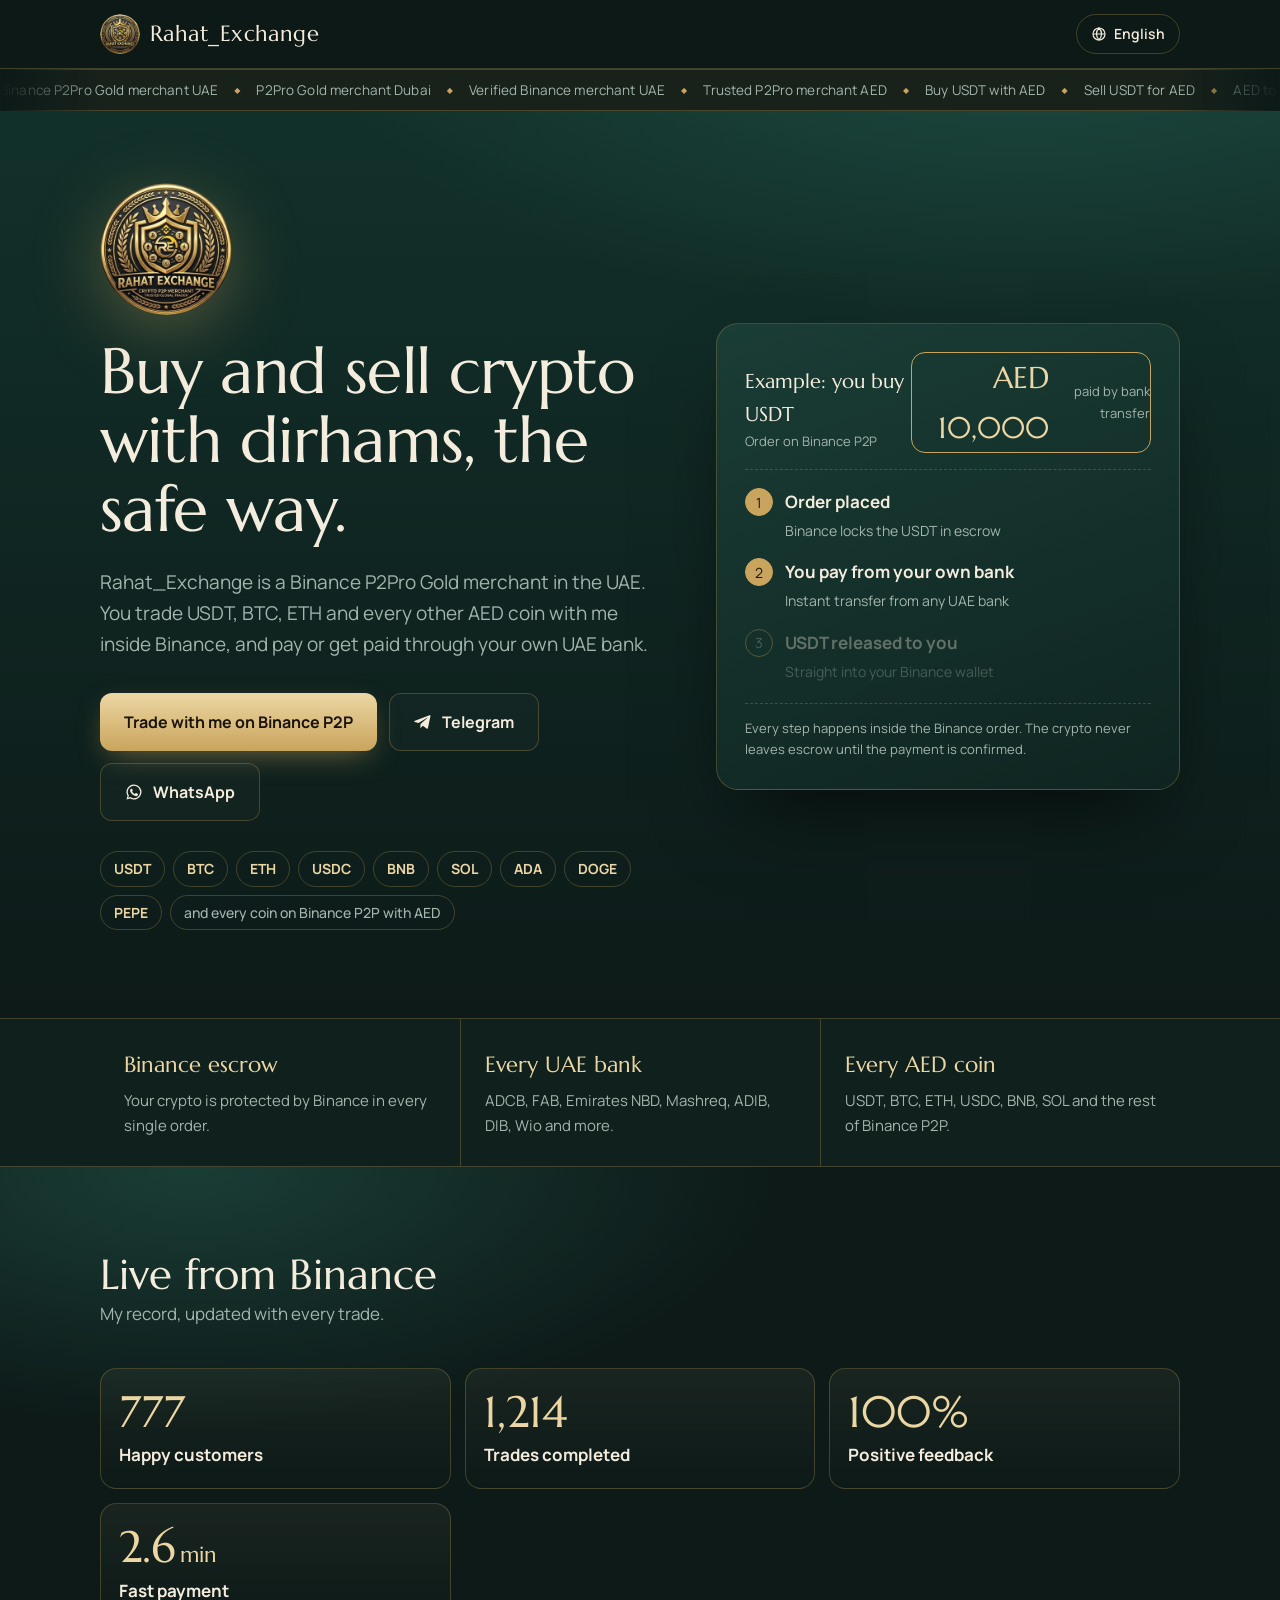
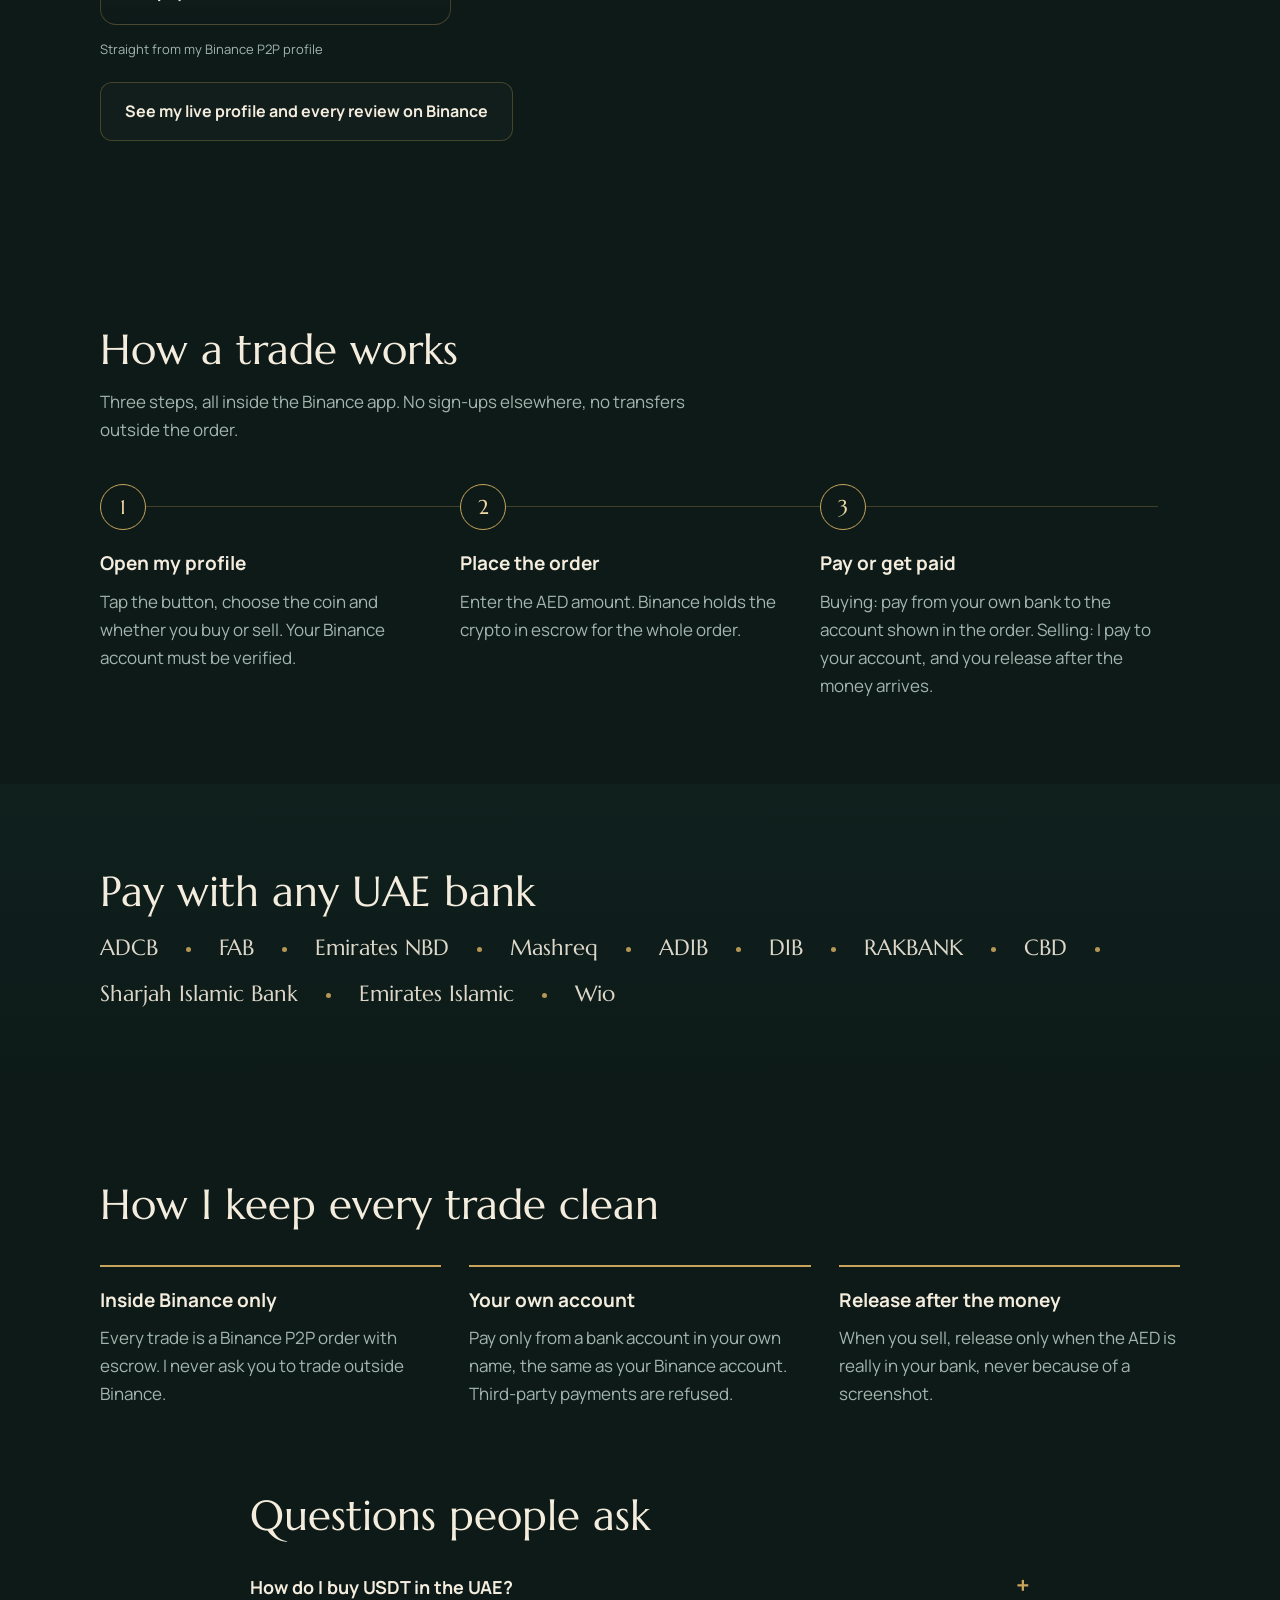
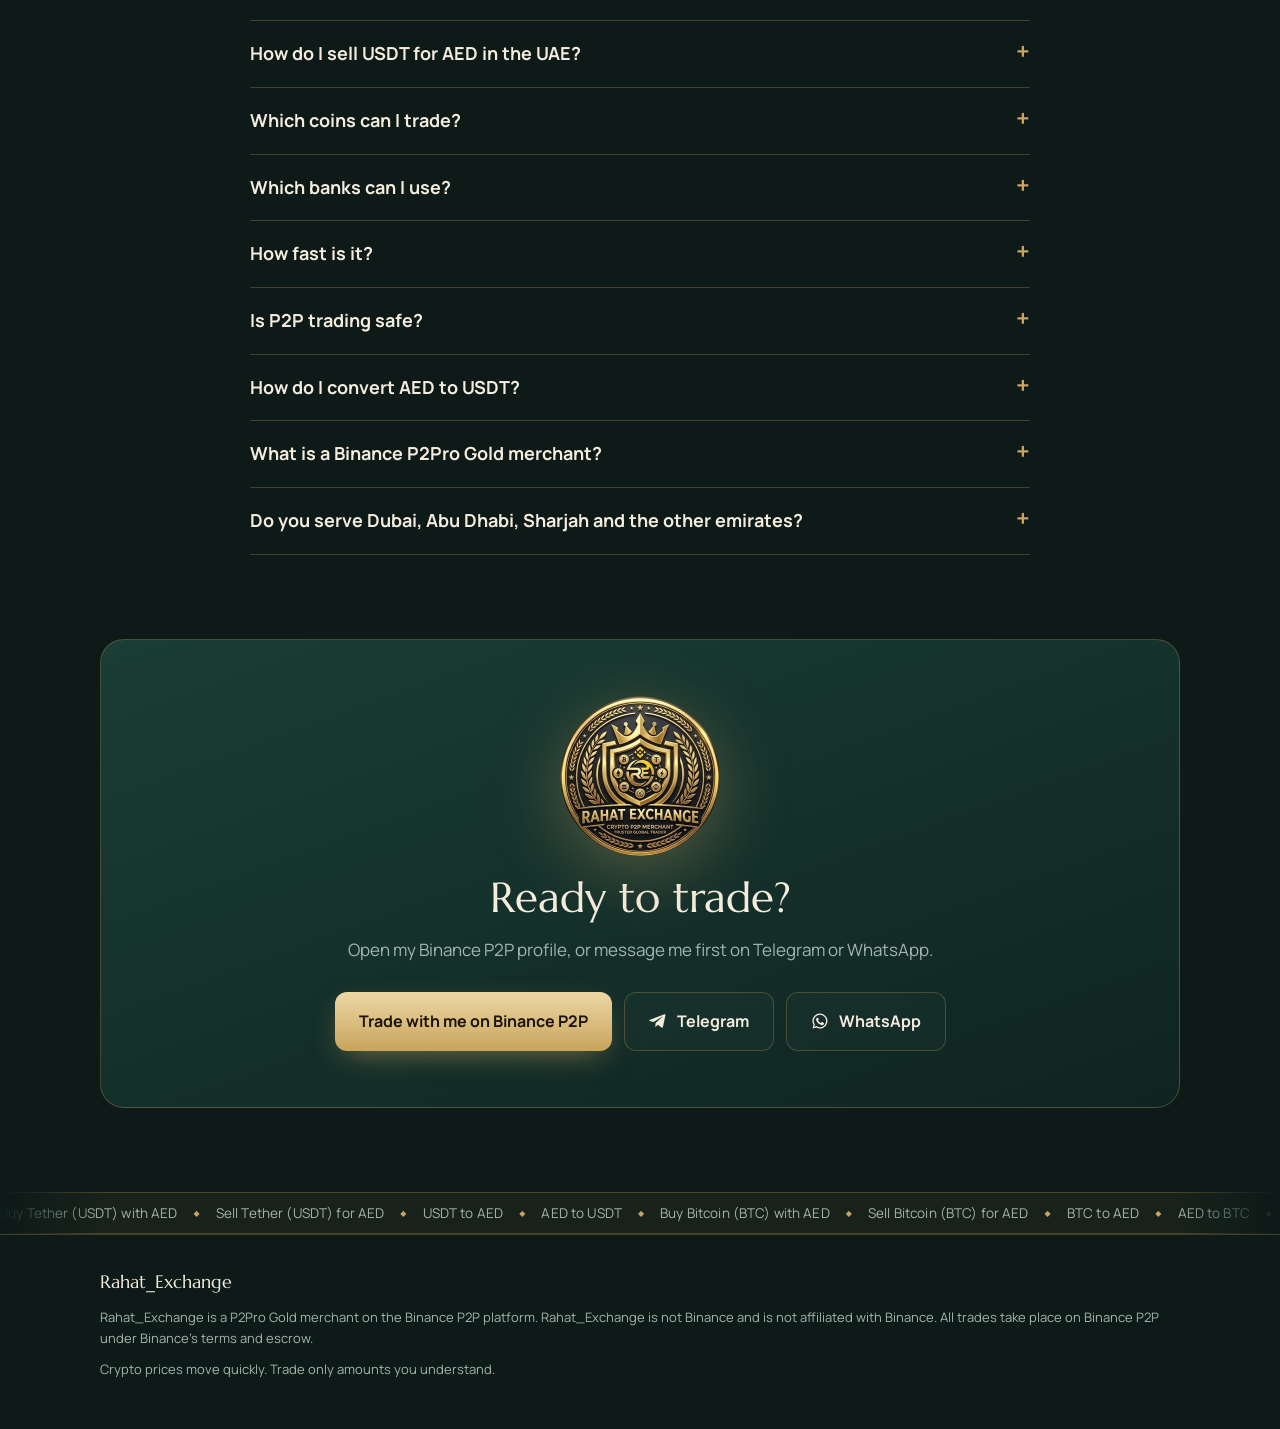
<file: index.html>
<!doctype html>
<html lang="en" dir="ltr">
<head>
<meta charset="utf-8"><meta name="viewport" content="width=device-width,initial-scale=1">
<title>Rahat_Exchange – Binance P2Pro Gold Merchant UAE | Buy & Sell USDT, BTC, ETH with AED</title>
<meta name="description" content="Binance P2Pro Gold merchant in the UAE. Buy and sell USDT, BTC, ETH, USDC, BNB, SOL and every Binance P2P coin with AED. Trade with Rahat_Exchange on Binance P2P in the UAE. All UAE local banks, Binance escrow on every order.">
<link rel="canonical" href="https://rahatexchange.com/">
<link rel="alternate" hreflang="en" href="https://rahatexchange.com/"><link rel="alternate" hreflang="ar" href="https://rahatexchange.com/ar/"><link rel="alternate" hreflang="hi" href="https://rahatexchange.com/hi/"><link rel="alternate" hreflang="ur" href="https://rahatexchange.com/ur/"><link rel="alternate" hreflang="bn" href="https://rahatexchange.com/bn/"><link rel="alternate" hreflang="ru" href="https://rahatexchange.com/ru/"><link rel="alternate" hreflang="zh-Hans" href="https://rahatexchange.com/zh/"><link rel="alternate" hreflang="fa" href="https://rahatexchange.com/fa/"><link rel="alternate" hreflang="fil" href="https://rahatexchange.com/fil/"><link rel="alternate" hreflang="tr" href="https://rahatexchange.com/tr/"><link rel="alternate" hreflang="fr" href="https://rahatexchange.com/fr/"><link rel="alternate" hreflang="x-default" href="https://rahatexchange.com/">
<meta property="og:title" content="Rahat_Exchange – Binance P2Pro Gold Merchant UAE | Buy & Sell USDT, BTC, ETH with AED"><meta property="og:description" content="Binance P2Pro Gold merchant in the UAE. Buy and sell USDT, BTC, ETH, USDC, BNB, SOL and every Binance P2P coin with AED. Trade with Rahat_Exchange on Binance P2P in the UAE. All UAE local banks, Binance escrow on every order."><meta property="og:url" content="https://rahatexchange.com/"><meta property="og:type" content="website">
<meta name="theme-color" content="#0d1a18">
<link rel="icon" type="image/png" href="/favicon.png"><link rel="apple-touch-icon" href="/apple-touch-icon.png"><meta property="og:image" content="https://rahatexchange.com/og.jpg"><link rel="x-old-icon" href="data:image/svg+xml,%3Csvg xmlns='http://www.w3.org/2000/svg' viewBox='0 0 32 32'%3E%3Ccircle cx='16' cy='16' r='15' fill='%23c9a45c'/%3E%3Ctext x='16' y='22' font-size='17' text-anchor='middle' fill='%230d1a18' font-family='Georgia'%3ER%3C/text%3E%3C/svg%3E">
<link rel="preconnect" href="https://fonts.googleapis.com"><link rel="preconnect" href="https://fonts.gstatic.com" crossorigin>
<link href="https://fonts.googleapis.com/css2?family=Marcellus&family=Manrope:wght@400;500;700&family=Reem+Kufi:wght@400;500&family=IBM+Plex+Sans+Arabic:wght@400;500;700&display=swap" rel="stylesheet">
<link rel="stylesheet" href="/style.css?v=12">
<script type="application/ld+json">{"@context": "https://schema.org", "@type": "FAQPage", "mainEntity": [{"@type": "Question", "name": "How do I buy USDT in the UAE?", "acceptedAnswer": {"@type": "Answer", "text": "Open Binance, go to P2P, choose Buy, USDT and AED, pick Rahat_Exchange, place the order and pay to the bank account shown in the order. Binance releases the USDT to you after the payment is confirmed."}}, {"@type": "Question", "name": "How do I sell USDT for AED in the UAE?", "acceptedAnswer": {"@type": "Answer", "text": "On Binance P2P choose Sell, USDT and AED, pick Rahat_Exchange and add your UAE bank account. I pay the AED to your account; release the USDT once the money has arrived."}}, {"@type": "Question", "name": "Which coins can I trade?", "acceptedAnswer": {"@type": "Answer", "text": "USDT, BTC, ETH, USDC, BNB, SOL, ADA, DOGE, PEPE and every other coin that Binance P2P offers with AED."}}, {"@type": "Question", "name": "Which banks can I use?", "acceptedAnswer": {"@type": "Answer", "text": "All UAE local banks, for example ADCB, FAB, Emirates NBD, Mashreq, ADIB, DIB, RAKBANK, CBD, Sharjah Islamic Bank, Emirates Islamic and Wio. Use only an account in your own name."}}, {"@type": "Question", "name": "How fast is it?", "acceptedAnswer": {"@type": "Answer", "text": "Payments between UAE banks are usually instant (Instant Payments up to AED 50,000)."}}, {"@type": "Question", "name": "Is P2P trading safe?", "acceptedAnswer": {"@type": "Answer", "text": "On Binance P2P the crypto stays in Binance escrow during the order. Trade only inside the order, pay only to the account shown in it, and never release before the money is in your account."}}, {"@type": "Question", "name": "How do I convert AED to USDT?", "acceptedAnswer": {"@type": "Answer", "text": "Open Binance, go to P2P, choose Buy, USDT and AED, pick Rahat_Exchange and type the amount in AED. Pay from your own UAE bank to the account shown in the order. The USDT is released to your Binance wallet as soon as the payment is confirmed."}}, {"@type": "Question", "name": "What is a Binance P2Pro Gold merchant?", "acceptedAnswer": {"@type": "Answer", "text": "P2Pro is Binance's programme for professional P2P merchants, and Gold is one of its higher levels. Rahat_Exchange trades on Binance P2P as a P2Pro Gold merchant."}}, {"@type": "Question", "name": "Do you serve Dubai, Abu Dhabi, Sharjah and the other emirates?", "acceptedAnswer": {"@type": "Answer", "text": "Yes, all of the UAE. Everything happens inside the Binance order and by bank transfer, so it works the same from Dubai, Abu Dhabi, Sharjah, Ajman or any other emirate."}}]}</script>
<script type="application/ld+json" id="biz">{"@context": "https://schema.org", "@type": "FinancialService", "@id": "https://rahatexchange.com/#business", "name": "Rahat_Exchange", "alternateName": ["Rahat Exchange", "RahatExchange"], "description": "Binance P2Pro Gold merchant in the UAE. Buy and sell USDT, BTC, ETH, USDC, BNB, SOL and every Binance P2P coin with AED by bank transfer from any UAE bank.", "url": "https://rahatexchange.com/", "logo": "https://rahatexchange.com/favicon.png", "image": "https://rahatexchange.com/og.jpg", "telephone": "+971508286860", "address": {"@type": "PostalAddress", "streetAddress": "Nad Al Sheba 1", "addressLocality": "Dubai", "addressRegion": "Dubai", "addressCountry": "AE"}, "areaServed": [{"@type": "Country", "name": "United Arab Emirates"}, {"@type": "City", "name": "Dubai"}, {"@type": "City", "name": "Abu Dhabi"}, {"@type": "City", "name": "Sharjah"}, {"@type": "City", "name": "Ajman"}], "currenciesAccepted": "AED", "paymentAccepted": "Bank transfer", "knowsLanguage": ["en", "ar", "hi", "ur", "bn", "ru", "zh", "fa", "fil", "tr", "fr"], "sameAs": ["https://t.me/Rahat_Exchange", "https://wa.me/971508286860"], "makesOffer": [{"@type": "Offer", "itemOffered": {"@type": "Service", "name": "Buy and sell USDT with AED"}}, {"@type": "Offer", "itemOffered": {"@type": "Service", "name": "Buy and sell Bitcoin (BTC) with AED"}}, {"@type": "Offer", "itemOffered": {"@type": "Service", "name": "Buy and sell Ethereum (ETH) with AED"}}, {"@type": "Offer", "itemOffered": {"@type": "Service", "name": "Buy and sell USDC with AED"}}, {"@type": "Offer", "itemOffered": {"@type": "Service", "name": "Buy and sell BNB with AED"}}, {"@type": "Offer", "itemOffered": {"@type": "Service", "name": "Buy and sell Solana (SOL) with AED"}}], "inLanguage": "en"}</script></head>
<body>
<header><div class="wrap"><a class="logo" href="/"><img src="/logo-96.png" width="40" height="40" alt="">Rahat_Exchange</a><details class="langs"><summary aria-label="Language"><svg viewBox="0 0 24 24" width="16" height="16" fill="none" stroke="currentColor" stroke-width="1.8" aria-hidden="true"><circle cx="12" cy="12" r="9"/><path d="M3 12h18M12 3c2.5 2.6 3.8 5.6 3.8 9s-1.3 6.4-3.8 9c-2.5-2.6-3.8-5.6-3.8-9S9.5 5.6 12 3z"/></svg>English</summary><div class="langlist"><a href="/" hreflang="en" lang="en" aria-current="page">English</a><a href="/ar/" hreflang="ar" lang="ar">العربية</a><a href="/hi/" hreflang="hi" lang="hi">हिन्दी</a><a href="/ur/" hreflang="ur" lang="ur">اردو</a><a href="/bn/" hreflang="bn" lang="bn">বাংলা</a><a href="/ru/" hreflang="ru" lang="ru">Русский</a><a href="/zh/" hreflang="zh-Hans" lang="zh">中文</a><a href="/fa/" hreflang="fa" lang="fa">فارسی</a><a href="/fil/" hreflang="fil" lang="fil">Filipino</a><a href="/tr/" hreflang="tr" lang="tr">Türkçe</a><a href="/fr/" hreflang="fr" lang="fr">Français</a></div></details></div></header><div class="tick" data-tick="top" role="region" aria-label="What I trade"><ul class="tick-run"><li>Binance P2Pro Gold merchant UAE</li><li>P2Pro Gold merchant Dubai</li><li>Verified Binance merchant UAE</li><li>Trusted P2Pro merchant AED</li><li>Buy USDT with AED</li><li>Sell USDT for AED</li><li>AED to USDT</li><li>USDT to AED</li><li>Crypto to AED</li><li>AED to crypto</li><li>Binance P2P UAE</li><li>P2P crypto Dubai</li><li>Sell USDT in Dubai</li><li>Buy USDT in Dubai</li><li>USDT Abu Dhabi</li><li>USDT Sharjah</li><li>Cash out crypto in UAE</li><li>Convert USDT to dirham</li><li>Tether to dirham</li><li>USDT rate today AED</li><li>Trusted USDT seller UAE</li><li>Trusted USDT buyer UAE</li><li>Crypto exchanger UAE</li><li>Bank transfer USDT UAE</li><li>Instant USDT UAE</li><li>Binance P2P merchant UAE</li></ul><ul class="tick-run" aria-hidden="true"><li>Binance P2Pro Gold merchant UAE</li><li>P2Pro Gold merchant Dubai</li><li>Verified Binance merchant UAE</li><li>Trusted P2Pro merchant AED</li><li>Buy USDT with AED</li><li>Sell USDT for AED</li><li>AED to USDT</li><li>USDT to AED</li><li>Crypto to AED</li><li>AED to crypto</li><li>Binance P2P UAE</li><li>P2P crypto Dubai</li><li>Sell USDT in Dubai</li><li>Buy USDT in Dubai</li><li>USDT Abu Dhabi</li><li>USDT Sharjah</li><li>Cash out crypto in UAE</li><li>Convert USDT to dirham</li><li>Tether to dirham</li><li>USDT rate today AED</li><li>Trusted USDT seller UAE</li><li>Trusted USDT buyer UAE</li><li>Crypto exchanger UAE</li><li>Bank transfer USDT UAE</li><li>Instant USDT UAE</li><li>Binance P2P merchant UAE</li></ul></div>
<main>
<section class="hero guilloche-wrap"><div class="wrap">
<div>
<img class="medal" src="/logo-320.webp" width="132" height="132" alt="Rahat_Exchange logo">
<h1>Buy and sell crypto with dirhams, the safe way.</h1>
<p class="lead">Rahat_Exchange is a Binance P2Pro Gold merchant in the UAE. You trade USDT, BTC, ETH and every other AED coin with me inside Binance, and pay or get paid through your own UAE bank.</p>
<div class="btns"><a class="btn main" href="https://app.binance.com/en/qr/dplk3e41a10d1a224a149f23cb0c641a0869" rel="nofollow noopener" target="_blank">Trade with me on Binance P2P</a><a class="btn ghost" href="https://t.me/Rahat_Exchange" rel="noopener" target="_blank"><svg viewBox="0 0 24 24" fill="currentColor" aria-hidden="true"><path d="M21.9 4.3 18.6 20c-.2 1-.9 1.3-1.8.8l-5-3.7-2.4 2.3c-.3.3-.5.5-1 .5l.4-5.1 9.3-8.4c.4-.4-.1-.6-.6-.2L6 13.4 1.1 11.9c-1-.3-1.1-1 .2-1.5L20.6 3c.9-.3 1.6.2 1.3 1.3z"/></svg>Telegram</a><a class="btn ghost" href="https://wa.me/971508286860" rel="noopener" target="_blank"><svg viewBox="0 0 24 24" fill="currentColor" aria-hidden="true"><path d="M12 2a10 10 0 0 0-8.6 15.1L2 22l5-1.3A10 10 0 1 0 12 2zm0 18.2c-1.5 0-3-.4-4.3-1.2l-.3-.2-3 .8.8-2.9-.2-.3A8.2 8.2 0 1 1 12 20.2zm4.5-6.1c-.2-.1-1.5-.7-1.7-.8s-.4-.1-.6.1-.7.8-.8 1-.3.2-.5.1a6.7 6.7 0 0 1-3.3-2.9c-.3-.4.2-.4.7-1.3.1-.2 0-.3 0-.4l-.8-1.8c-.2-.5-.4-.4-.6-.4h-.5c-.2 0-.5.1-.7.3a2.9 2.9 0 0 0-.9 2.2 5 5 0 0 0 1.1 2.7 11.6 11.6 0 0 0 4.4 3.9c1.6.7 2.3.8 3.1.7.5-.1 1.5-.6 1.7-1.2s.2-1.1.2-1.2-.2-.2-.4-.3z"/></svg>WhatsApp</a></div>
<div class="coins"><span class="coin">USDT</span><span class="coin">BTC</span><span class="coin">ETH</span><span class="coin">USDC</span><span class="coin">BNB</span><span class="coin">SOL</span><span class="coin">ADA</span><span class="coin">DOGE</span><span class="coin">PEPE</span><span class="coin more">and every coin on Binance P2P with AED</span></div>
</div>
<div class="ticket guilloche" aria-label="Example: you buy USDT">
<div class="top"><div class="who">Example: you buy USDT<small>Order on Binance P2P</small></div><div class="amt">AED 10,000<small>paid by bank transfer</small></div></div>
<ol class="steps"><li class="on"><span class="dot">1</span><div><b>Order placed</b><span>Binance locks the USDT in escrow</span></div></li><li class="on"><span class="dot">2</span><div><b>You pay from your own bank</b><span>Instant transfer from any UAE bank</span></div></li><li class="on"><span class="dot">3</span><div><b>USDT released to you</b><span>Straight into your Binance wallet</span></div></li></ol>
<div class="foot">Every step happens inside the Binance order. The crypto never leaves escrow until the payment is confirmed.</div>
</div>
</div></section>
<div class="facts"><div class="wrap"><div class="fact"><h3>Binance escrow</h3><p>Your crypto is protected by Binance in every single order.</p></div><div class="fact"><h3>Every UAE bank</h3><p>ADCB, FAB, Emirates NBD, Mashreq, ADIB, DIB, Wio and more.</p></div><div class="fact"><h3>Every AED coin</h3><p>USDT, BTC, ETH, USDC, BNB, SOL and the rest of Binance P2P.</p></div></div></div>
<section class="block finder" id="finder" hidden></section><section class="block myads" id="ads" hidden></section><section class="block proof" id="live" data-lang="en"><div class="wrap"><div class="livehead"><h2>Live from Binance</h2><span class="live" hidden><i></i>Live</span></div><p class="sub">My record, updated with every trade.</p><div class="lboxes"><div class="lbox" data-k="customers"><strong><span class="n">777</span></strong><b>Happy customers</b><span class="d">traders I have served</span></div><div class="lbox" data-k="trades"><strong><span class="n">1,214</span></strong><b>Trades completed</b><span class="d">581 buy · 633 sell</span></div><div class="lbox" data-k="month" hidden><strong><span class="n"></span></strong><b>Trades this month</b><span class="d">in the last 30 days</span></div><div class="lbox" data-k="positive"><strong><span class="n">100%</span></strong><b>Positive feedback</b><span class="d">from 127 customer reviews</span></div><div class="lbox" data-k="completion" hidden><strong><span class="n">100%</span></strong><b>Completion rate</b><span class="d">orders completed in 30 days</span></div><div class="lbox" data-k="pay_min"><strong><span class="n">2.6</span><small>min</small></strong><b>Fast payment</b><span class="d">my average time to pay</span></div><div class="lbox" data-k="release_min" hidden><strong><span class="n"></span><small>min</small></strong><b>Quick release</b><span class="d">my average time to release</span></div><div class="lbox" data-k="repeat" hidden><strong><span class="n"></span></strong><b>Trades from returning customers</b><span class="d">customers who came back</span></div></div><p class="upd">Straight from my Binance P2P profile<span class="ago"></span></p><p style="margin-top:22px"><a class="btn ghost" href="https://app.binance.com/en/qr/dplk3e41a10d1a224a149f23cb0c641a0869" rel="nofollow noopener" target="_blank">See my live profile and every review on Binance</a></p></div></section>
<section class="block"><div class="wrap"><h2>How a trade works</h2><p class="sub">Three steps, all inside the Binance app. No sign-ups elsewhere, no transfers outside the order.</p>
<div class="path"><div><h3>Open my profile</h3><p>Tap the button, choose the coin and whether you buy or sell. Your Binance account must be verified.</p></div><div><h3>Place the order</h3><p>Enter the AED amount. Binance holds the crypto in escrow for the whole order.</p></div><div><h3>Pay or get paid</h3><p>Buying: pay from your own bank to the account shown in the order. Selling: I pay to your account, and you release after the money arrives.</p></div></div></div></section>
<section class="block banks"><div class="wrap"><h2>Pay with any UAE bank</h2><div class="banklist"><span>ADCB</span><span>FAB</span><span>Emirates NBD</span><span>Mashreq</span><span>ADIB</span><span>DIB</span><span>RAKBANK</span><span>CBD</span><span>Sharjah Islamic Bank</span><span>Emirates Islamic</span><span>Wio</span></div></div></section>
<section class="block"><div class="wrap"><h2>How I keep every trade clean</h2><div class="rules" style="margin-top:36px"><div class="rule"><h3>Inside Binance only</h3><p>Every trade is a Binance P2P order with escrow. I never ask you to trade outside Binance.</p></div><div class="rule"><h3>Your own account</h3><p>Pay only from a bank account in your own name, the same as your Binance account. Third-party payments are refused.</p></div><div class="rule"><h3>Release after the money</h3><p>When you sell, release only when the AED is really in your bank, never because of a screenshot.</p></div></div></div></section>
<section class="block" style="padding-top:0"><div class="wrap faq"><h2>Questions people ask</h2><details><summary>How do I buy USDT in the UAE?</summary><p>Open Binance, go to P2P, choose Buy, USDT and AED, pick Rahat_Exchange, place the order and pay to the bank account shown in the order. Binance releases the USDT to you after the payment is confirmed.</p></details><details><summary>How do I sell USDT for AED in the UAE?</summary><p>On Binance P2P choose Sell, USDT and AED, pick Rahat_Exchange and add your UAE bank account. I pay the AED to your account; release the USDT once the money has arrived.</p></details><details><summary>Which coins can I trade?</summary><p>USDT, BTC, ETH, USDC, BNB, SOL, ADA, DOGE, PEPE and every other coin that Binance P2P offers with AED.</p></details><details><summary>Which banks can I use?</summary><p>All UAE local banks, for example ADCB, FAB, Emirates NBD, Mashreq, ADIB, DIB, RAKBANK, CBD, Sharjah Islamic Bank, Emirates Islamic and Wio. Use only an account in your own name.</p></details><details><summary>How fast is it?</summary><p>Payments between UAE banks are usually instant (Instant Payments up to AED 50,000).</p></details><details><summary>Is P2P trading safe?</summary><p>On Binance P2P the crypto stays in Binance escrow during the order. Trade only inside the order, pay only to the account shown in it, and never release before the money is in your account.</p></details><details><summary>How do I convert AED to USDT?</summary><p>Open Binance, go to P2P, choose Buy, USDT and AED, pick Rahat_Exchange and type the amount in AED. Pay from your own UAE bank to the account shown in the order. The USDT is released to your Binance wallet as soon as the payment is confirmed.</p></details><details><summary>What is a Binance P2Pro Gold merchant?</summary><p>P2Pro is Binance's programme for professional P2P merchants, and Gold is one of its higher levels. Rahat_Exchange trades on Binance P2P as a P2Pro Gold merchant.</p></details><details><summary>Do you serve Dubai, Abu Dhabi, Sharjah and the other emirates?</summary><p>Yes, all of the UAE. Everything happens inside the Binance order and by bank transfer, so it works the same from Dubai, Abu Dhabi, Sharjah, Ajman or any other emirate.</p></details></div></section>
<section class="block" style="padding-top:0"><div class="wrap"><div class="contact guilloche"><img class="medal big" src="/logo-320.webp" width="160" height="160" alt=""><h2>Ready to trade?</h2><p class="sub" style="margin:0 auto 28px">Open my Binance P2P profile, or message me first on Telegram or WhatsApp.</p><div class="btns"><a class="btn main" href="https://app.binance.com/en/qr/dplk3e41a10d1a224a149f23cb0c641a0869" rel="nofollow noopener" target="_blank">Trade with me on Binance P2P</a><a class="btn ghost" href="https://t.me/Rahat_Exchange" rel="noopener" target="_blank"><svg viewBox="0 0 24 24" fill="currentColor" aria-hidden="true"><path d="M21.9 4.3 18.6 20c-.2 1-.9 1.3-1.8.8l-5-3.7-2.4 2.3c-.3.3-.5.5-1 .5l.4-5.1 9.3-8.4c.4-.4-.1-.6-.6-.2L6 13.4 1.1 11.9c-1-.3-1.1-1 .2-1.5L20.6 3c.9-.3 1.6.2 1.3 1.3z"/></svg>Telegram</a><a class="btn ghost" href="https://wa.me/971508286860" rel="noopener" target="_blank"><svg viewBox="0 0 24 24" fill="currentColor" aria-hidden="true"><path d="M12 2a10 10 0 0 0-8.6 15.1L2 22l5-1.3A10 10 0 1 0 12 2zm0 18.2c-1.5 0-3-.4-4.3-1.2l-.3-.2-3 .8.8-2.9-.2-.3A8.2 8.2 0 1 1 12 20.2zm4.5-6.1c-.2-.1-1.5-.7-1.7-.8s-.4-.1-.6.1-.7.8-.8 1-.3.2-.5.1a6.7 6.7 0 0 1-3.3-2.9c-.3-.4.2-.4.7-1.3.1-.2 0-.3 0-.4l-.8-1.8c-.2-.5-.4-.4-.6-.4h-.5c-.2 0-.5.1-.7.3a2.9 2.9 0 0 0-.9 2.2 5 5 0 0 0 1.1 2.7 11.6 11.6 0 0 0 4.4 3.9c1.6.7 2.3.8 3.1.7.5-.1 1.5-.6 1.7-1.2s.2-1.1.2-1.2-.2-.2-.4-.3z"/></svg>WhatsApp</a></div></div></div></section>
</main>
<div class="tick rev" data-tick="bottom" role="region" aria-label="What I trade"><ul class="tick-run"><li>Buy Tether (USDT) with AED</li><li>Sell Tether (USDT) for AED</li><li>USDT to AED</li><li>AED to USDT</li><li>Buy Bitcoin (BTC) with AED</li><li>Sell Bitcoin (BTC) for AED</li><li>BTC to AED</li><li>AED to BTC</li><li>Buy Ethereum (ETH) with AED</li><li>Sell Ethereum (ETH) for AED</li><li>ETH to AED</li><li>AED to ETH</li><li>Buy USD Coin (USDC) with AED</li><li>Sell USD Coin (USDC) for AED</li><li>USDC to AED</li><li>AED to USDC</li><li>Buy BNB with AED</li><li>Sell BNB for AED</li><li>BNB to AED</li><li>AED to BNB</li><li>Buy Solana (SOL) with AED</li><li>Sell Solana (SOL) for AED</li><li>SOL to AED</li><li>AED to SOL</li><li>Buy Cardano (ADA) with AED</li><li>Sell Cardano (ADA) for AED</li><li>ADA to AED</li><li>AED to ADA</li><li>Buy Dogecoin (DOGE) with AED</li><li>Sell Dogecoin (DOGE) for AED</li><li>DOGE to AED</li><li>AED to DOGE</li><li>Buy Pepe (PEPE) with AED</li><li>Sell Pepe (PEPE) for AED</li><li>PEPE to AED</li><li>AED to PEPE</li><li>Buy XRP with AED</li><li>Sell XRP for AED</li><li>XRP to AED</li><li>AED to XRP</li><li>Buy First Digital USD (FDUSD) with AED</li><li>Sell First Digital USD (FDUSD) for AED</li><li>FDUSD to AED</li><li>AED to FDUSD</li></ul><ul class="tick-run" aria-hidden="true"><li>Buy Tether (USDT) with AED</li><li>Sell Tether (USDT) for AED</li><li>USDT to AED</li><li>AED to USDT</li><li>Buy Bitcoin (BTC) with AED</li><li>Sell Bitcoin (BTC) for AED</li><li>BTC to AED</li><li>AED to BTC</li><li>Buy Ethereum (ETH) with AED</li><li>Sell Ethereum (ETH) for AED</li><li>ETH to AED</li><li>AED to ETH</li><li>Buy USD Coin (USDC) with AED</li><li>Sell USD Coin (USDC) for AED</li><li>USDC to AED</li><li>AED to USDC</li><li>Buy BNB with AED</li><li>Sell BNB for AED</li><li>BNB to AED</li><li>AED to BNB</li><li>Buy Solana (SOL) with AED</li><li>Sell Solana (SOL) for AED</li><li>SOL to AED</li><li>AED to SOL</li><li>Buy Cardano (ADA) with AED</li><li>Sell Cardano (ADA) for AED</li><li>ADA to AED</li><li>AED to ADA</li><li>Buy Dogecoin (DOGE) with AED</li><li>Sell Dogecoin (DOGE) for AED</li><li>DOGE to AED</li><li>AED to DOGE</li><li>Buy Pepe (PEPE) with AED</li><li>Sell Pepe (PEPE) for AED</li><li>PEPE to AED</li><li>AED to PEPE</li><li>Buy XRP with AED</li><li>Sell XRP for AED</li><li>XRP to AED</li><li>AED to XRP</li><li>Buy First Digital USD (FDUSD) with AED</li><li>Sell First Digital USD (FDUSD) for AED</li><li>FDUSD to AED</li><li>AED to FDUSD</li></ul></div><footer><div class="wrap"><b>Rahat_Exchange</b><span>Rahat_Exchange is a P2Pro Gold merchant on the Binance P2P platform. Rahat_Exchange is not Binance and is not affiliated with Binance. All trades take place on Binance P2P under Binance's terms and escrow.</span><span>Crypto prices move quickly. Trade only amounts you understand.</span></div></footer>
<script>
(function(){if(matchMedia('(prefers-reduced-motion: reduce)').matches)return;var li=document.querySelectorAll('.steps li');li.forEach(function(e){e.classList.remove('on')});li.forEach(function(e,i){setTimeout(function(){e.classList.add('on')},500+i*900)});})();
</script>
<script src="/finder.js?v=11" defer></script><script src="/live.js?v=11" defer></script>
</body>
</html>
</file>
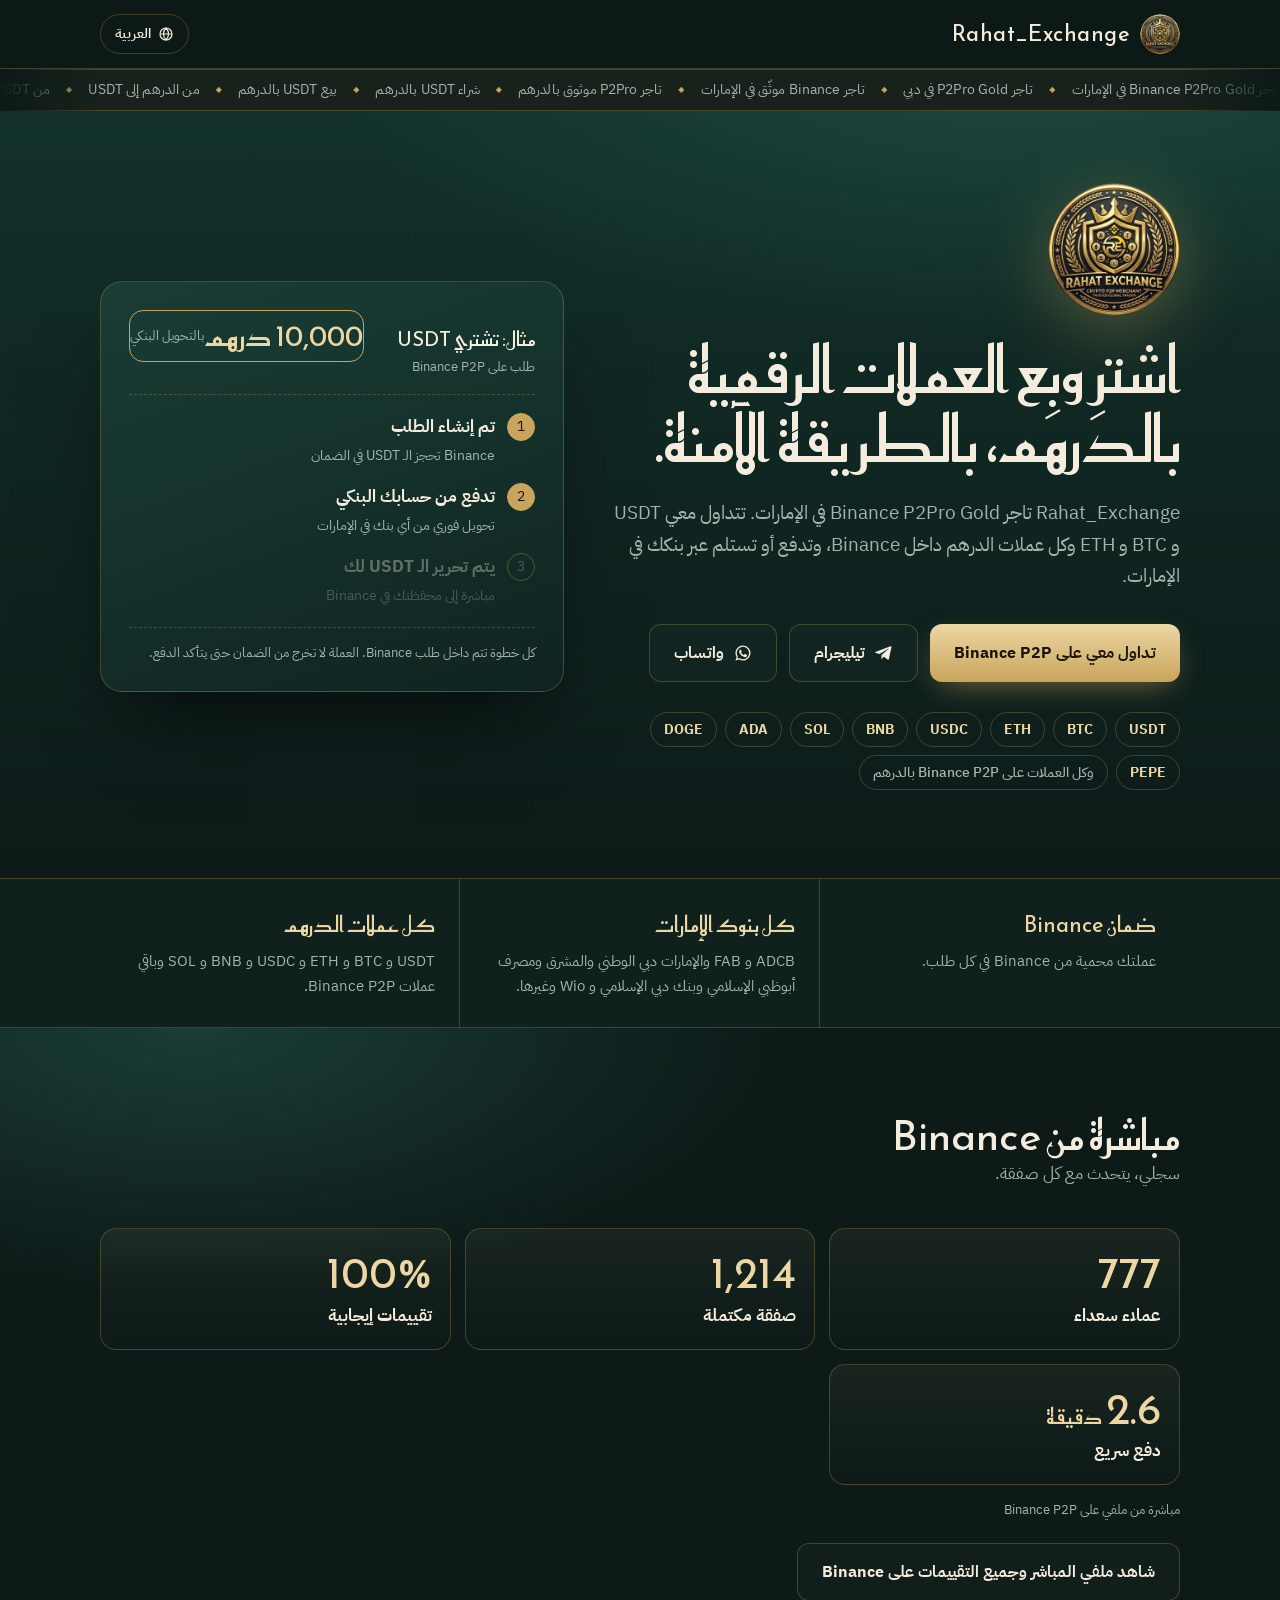
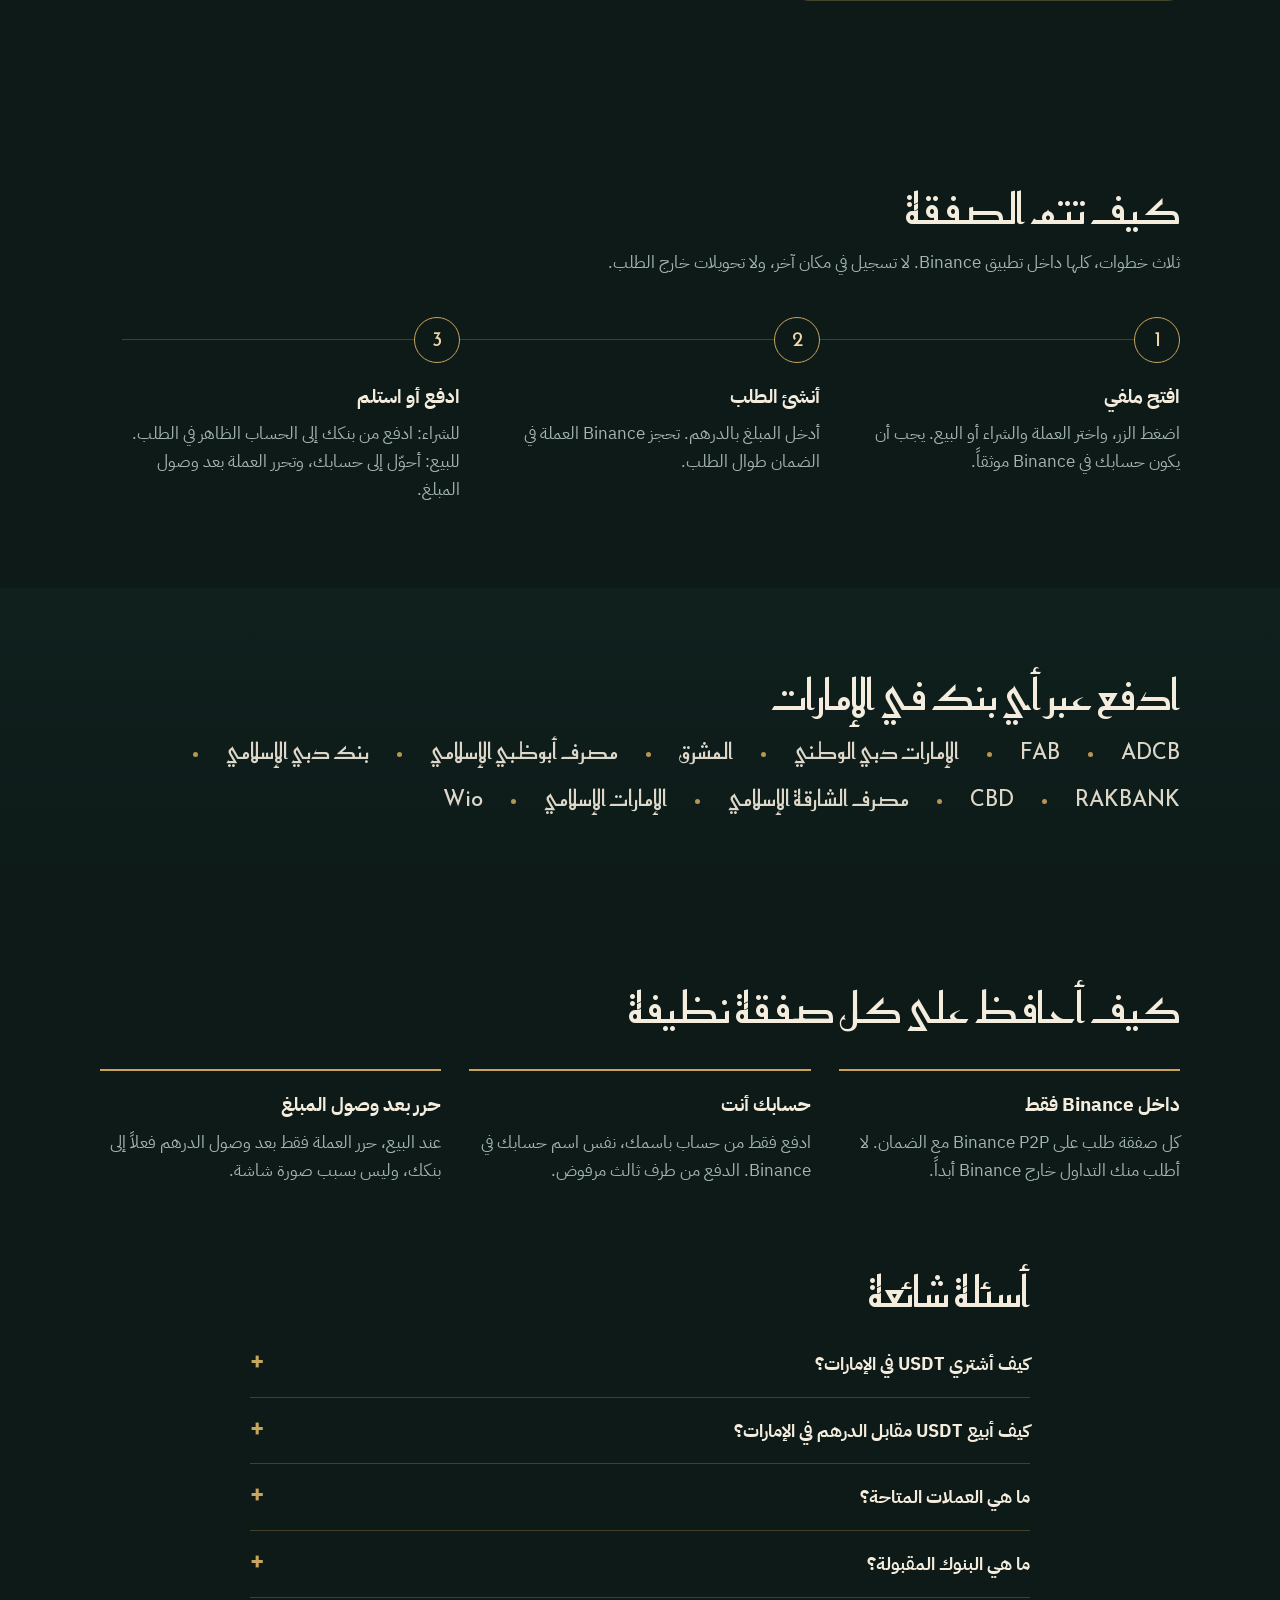
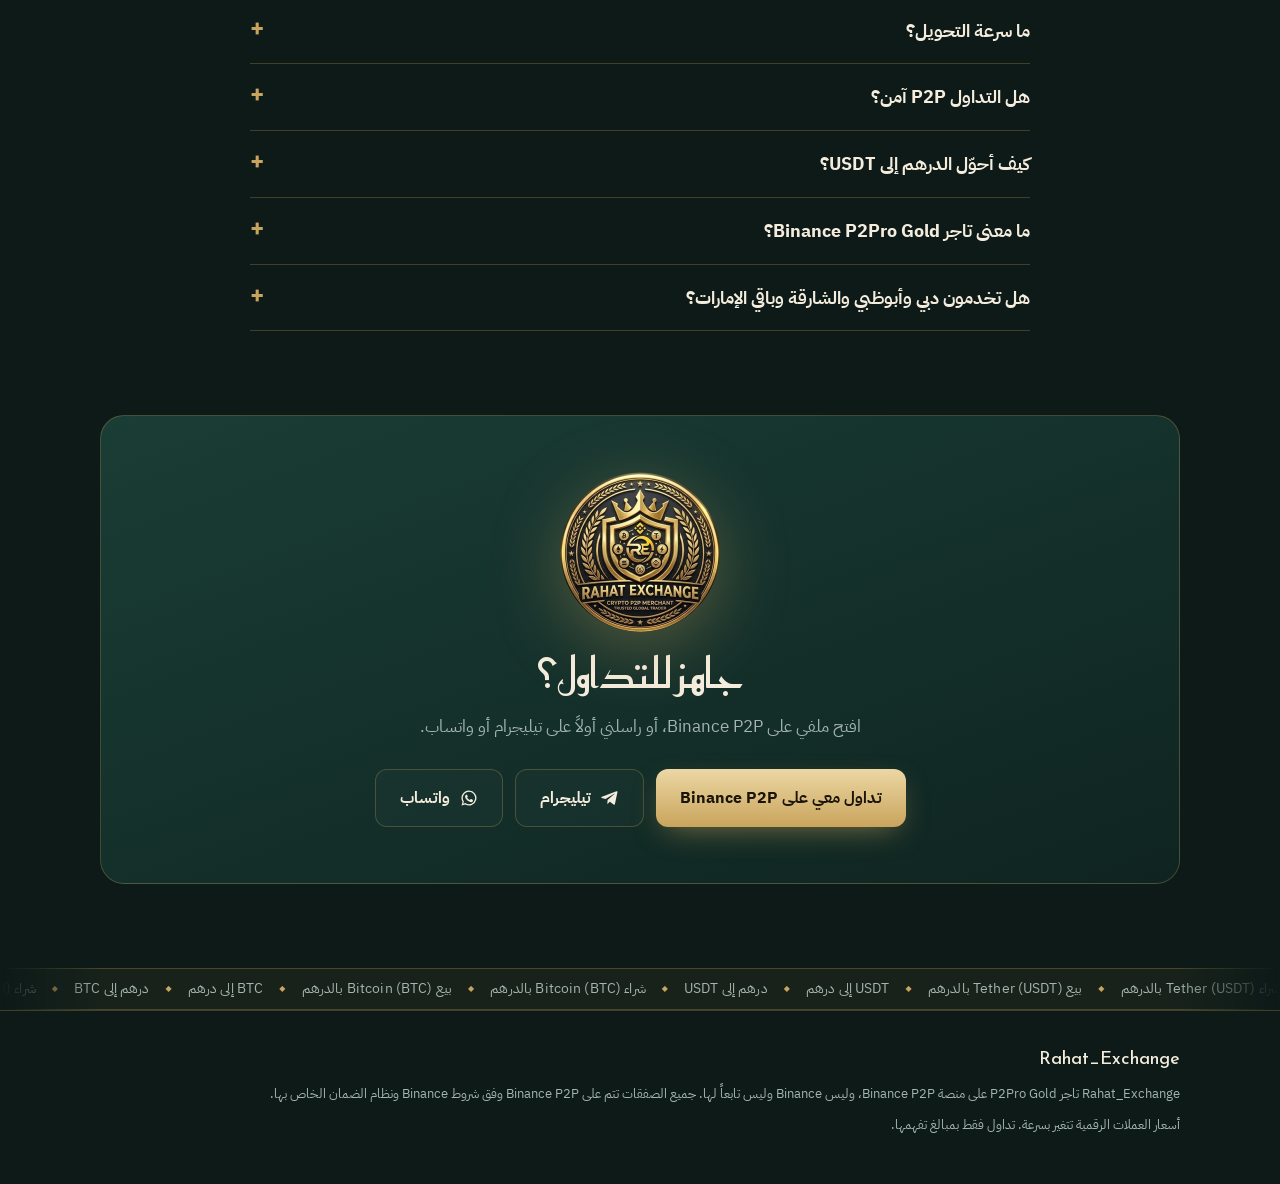
<file: ar/index.html>
<!doctype html>
<html lang="ar" dir="rtl">
<head>
<meta charset="utf-8"><meta name="viewport" content="width=device-width,initial-scale=1">
<title>Rahat_Exchange – تاجر Binance P2Pro Gold في الإمارات | شراء وبيع USDT و BTC و ETH بالدرهم</title>
<meta name="description" content="تاجر Binance P2Pro Gold في الإمارات. اشترِ وبِع USDT و BTC و ETH و USDC و BNB و SOL وكل عملات Binance P2P بالدرهم مع التاجر Rahat_Exchange. جميع البنوك المحلية في الإمارات، وضمان Binance في كل طلب.">
<link rel="canonical" href="https://rahatexchange.com/ar/">
<link rel="alternate" hreflang="en" href="https://rahatexchange.com/"><link rel="alternate" hreflang="ar" href="https://rahatexchange.com/ar/"><link rel="alternate" hreflang="hi" href="https://rahatexchange.com/hi/"><link rel="alternate" hreflang="ur" href="https://rahatexchange.com/ur/"><link rel="alternate" hreflang="bn" href="https://rahatexchange.com/bn/"><link rel="alternate" hreflang="ru" href="https://rahatexchange.com/ru/"><link rel="alternate" hreflang="zh-Hans" href="https://rahatexchange.com/zh/"><link rel="alternate" hreflang="fa" href="https://rahatexchange.com/fa/"><link rel="alternate" hreflang="fil" href="https://rahatexchange.com/fil/"><link rel="alternate" hreflang="tr" href="https://rahatexchange.com/tr/"><link rel="alternate" hreflang="fr" href="https://rahatexchange.com/fr/"><link rel="alternate" hreflang="x-default" href="https://rahatexchange.com/">
<meta property="og:title" content="Rahat_Exchange – تاجر Binance P2Pro Gold في الإمارات | شراء وبيع USDT و BTC و ETH بالدرهم"><meta property="og:description" content="تاجر Binance P2Pro Gold في الإمارات. اشترِ وبِع USDT و BTC و ETH و USDC و BNB و SOL وكل عملات Binance P2P بالدرهم مع التاجر Rahat_Exchange. جميع البنوك المحلية في الإمارات، وضمان Binance في كل طلب."><meta property="og:url" content="https://rahatexchange.com/ar/"><meta property="og:type" content="website">
<meta name="theme-color" content="#0d1a18">
<link rel="icon" type="image/png" href="/favicon.png"><link rel="apple-touch-icon" href="/apple-touch-icon.png"><meta property="og:image" content="https://rahatexchange.com/og.jpg"><link rel="x-old-icon" href="data:image/svg+xml,%3Csvg xmlns='http://www.w3.org/2000/svg' viewBox='0 0 32 32'%3E%3Ccircle cx='16' cy='16' r='15' fill='%23c9a45c'/%3E%3Ctext x='16' y='22' font-size='17' text-anchor='middle' fill='%230d1a18' font-family='Georgia'%3ER%3C/text%3E%3C/svg%3E">
<link rel="preconnect" href="https://fonts.googleapis.com"><link rel="preconnect" href="https://fonts.gstatic.com" crossorigin>
<link href="https://fonts.googleapis.com/css2?family=Marcellus&family=Manrope:wght@400;500;700&family=Reem+Kufi:wght@400;500&family=IBM+Plex+Sans+Arabic:wght@400;500;700&display=swap" rel="stylesheet">
<link rel="stylesheet" href="/style.css?v=12">
<script type="application/ld+json">{"@context": "https://schema.org", "@type": "FAQPage", "mainEntity": [{"@type": "Question", "name": "كيف أشتري USDT في الإمارات؟", "acceptedAnswer": {"@type": "Answer", "text": "افتح Binance ثم P2P، اختر شراء و USDT والدرهم، اختر Rahat_Exchange، أنشئ الطلب وادفع إلى الحساب البنكي الظاهر في الطلب. تحرر Binance الـ USDT لك بعد تأكيد الدفع."}}, {"@type": "Question", "name": "كيف أبيع USDT مقابل الدرهم في الإمارات؟", "acceptedAnswer": {"@type": "Answer", "text": "في Binance P2P اختر بيع و USDT والدرهم، اختر Rahat_Exchange وأضف حسابك البنكي في الإمارات. أحوّل الدرهم إلى حسابك، وتحرر الـ USDT بعد وصول المبلغ."}}, {"@type": "Question", "name": "ما هي العملات المتاحة؟", "acceptedAnswer": {"@type": "Answer", "text": "USDT و BTC و ETH و USDC و BNB و SOL و ADA و DOGE و PEPE وكل عملة تتيحها Binance P2P بالدرهم."}}, {"@type": "Question", "name": "ما هي البنوك المقبولة؟", "acceptedAnswer": {"@type": "Answer", "text": "جميع البنوك المحلية في الإمارات مثل ADCB و FAB والإمارات دبي الوطني والمشرق ومصرف أبوظبي الإسلامي وبنك دبي الإسلامي و RAKBANK و Wio. فقط من حساب باسمك."}}, {"@type": "Question", "name": "ما سرعة التحويل؟", "acceptedAnswer": {"@type": "Answer", "text": "التحويل بين البنوك في الإمارات فوري عادةً (الدفع الفوري حتى 50,000 درهم)."}}, {"@type": "Question", "name": "هل التداول P2P آمن؟", "acceptedAnswer": {"@type": "Answer", "text": "في Binance P2P تبقى العملة في ضمان Binance طوال الطلب. تداول داخل الطلب فقط، وادفع إلى الحساب الظاهر فيه فقط، ولا تحرر قبل وصول المبلغ."}}, {"@type": "Question", "name": "كيف أحوّل الدرهم إلى USDT؟", "acceptedAnswer": {"@type": "Answer", "text": "افتح Binance، ثم P2P، واختر شراء وUSDT والدرهم، ثم اختر Rahat_Exchange واكتب المبلغ بالدرهم. ادفع من حسابك البنكي في الإمارات إلى الحساب الظاهر في الطلب. يُحرَّر الـUSDT إلى محفظتك في Binance فور تأكيد الدفع."}}, {"@type": "Question", "name": "ما معنى تاجر Binance P2Pro Gold؟", "acceptedAnswer": {"@type": "Answer", "text": "P2Pro هو برنامج Binance للتجار المحترفين في P2P، وGold من أعلى مستوياته. يتداول Rahat_Exchange على Binance P2P بصفته تاجر P2Pro Gold."}}, {"@type": "Question", "name": "هل تخدمون دبي وأبوظبي والشارقة وباقي الإمارات؟", "acceptedAnswer": {"@type": "Answer", "text": "نعم، جميع أنحاء الإمارات. كل شيء يتم داخل طلب Binance وبالتحويل البنكي، لذلك يعمل بالطريقة نفسها من دبي أو أبوظبي أو الشارقة أو عجمان أو أي إمارة أخرى."}}]}</script>
<script type="application/ld+json" id="biz">{"@context": "https://schema.org", "@type": "FinancialService", "@id": "https://rahatexchange.com/#business", "name": "Rahat_Exchange", "alternateName": ["Rahat Exchange", "RahatExchange"], "description": "Binance P2Pro Gold merchant in the UAE. Buy and sell USDT, BTC, ETH, USDC, BNB, SOL and every Binance P2P coin with AED by bank transfer from any UAE bank.", "url": "https://rahatexchange.com/", "logo": "https://rahatexchange.com/favicon.png", "image": "https://rahatexchange.com/og.jpg", "telephone": "+971508286860", "address": {"@type": "PostalAddress", "streetAddress": "Nad Al Sheba 1", "addressLocality": "Dubai", "addressRegion": "Dubai", "addressCountry": "AE"}, "areaServed": [{"@type": "Country", "name": "United Arab Emirates"}, {"@type": "City", "name": "Dubai"}, {"@type": "City", "name": "Abu Dhabi"}, {"@type": "City", "name": "Sharjah"}, {"@type": "City", "name": "Ajman"}], "currenciesAccepted": "AED", "paymentAccepted": "Bank transfer", "knowsLanguage": ["en", "ar", "hi", "ur", "bn", "ru", "zh", "fa", "fil", "tr", "fr"], "sameAs": ["https://t.me/Rahat_Exchange", "https://wa.me/971508286860"], "makesOffer": [{"@type": "Offer", "itemOffered": {"@type": "Service", "name": "Buy and sell USDT with AED"}}, {"@type": "Offer", "itemOffered": {"@type": "Service", "name": "Buy and sell Bitcoin (BTC) with AED"}}, {"@type": "Offer", "itemOffered": {"@type": "Service", "name": "Buy and sell Ethereum (ETH) with AED"}}, {"@type": "Offer", "itemOffered": {"@type": "Service", "name": "Buy and sell USDC with AED"}}, {"@type": "Offer", "itemOffered": {"@type": "Service", "name": "Buy and sell BNB with AED"}}, {"@type": "Offer", "itemOffered": {"@type": "Service", "name": "Buy and sell Solana (SOL) with AED"}}], "inLanguage": "ar"}</script></head>
<body>
<header><div class="wrap"><a class="logo" href="/ar/"><img src="/logo-96.png" width="40" height="40" alt="">Rahat_Exchange</a><details class="langs"><summary aria-label="اللغة"><svg viewBox="0 0 24 24" width="16" height="16" fill="none" stroke="currentColor" stroke-width="1.8" aria-hidden="true"><circle cx="12" cy="12" r="9"/><path d="M3 12h18M12 3c2.5 2.6 3.8 5.6 3.8 9s-1.3 6.4-3.8 9c-2.5-2.6-3.8-5.6-3.8-9S9.5 5.6 12 3z"/></svg>العربية</summary><div class="langlist"><a href="/" hreflang="en" lang="en">English</a><a href="/ar/" hreflang="ar" lang="ar" aria-current="page">العربية</a><a href="/hi/" hreflang="hi" lang="hi">हिन्दी</a><a href="/ur/" hreflang="ur" lang="ur">اردو</a><a href="/bn/" hreflang="bn" lang="bn">বাংলা</a><a href="/ru/" hreflang="ru" lang="ru">Русский</a><a href="/zh/" hreflang="zh-Hans" lang="zh">中文</a><a href="/fa/" hreflang="fa" lang="fa">فارسی</a><a href="/fil/" hreflang="fil" lang="fil">Filipino</a><a href="/tr/" hreflang="tr" lang="tr">Türkçe</a><a href="/fr/" hreflang="fr" lang="fr">Français</a></div></details></div></header><div class="tick" data-tick="top" role="region" aria-label="ما أتداوله"><ul class="tick-run"><li>تاجر Binance P2Pro Gold في الإمارات</li><li>تاجر P2Pro Gold في دبي</li><li>تاجر Binance موثّق في الإمارات</li><li>تاجر P2Pro موثوق بالدرهم</li><li>شراء USDT بالدرهم</li><li>بيع USDT بالدرهم</li><li>من الدرهم إلى USDT</li><li>من USDT إلى الدرهم</li><li>تحويل العملات الرقمية إلى درهم</li><li>شراء العملات الرقمية بالدرهم</li><li>Binance P2P الإمارات</li><li>تداول P2P في دبي</li><li>بيع USDT في دبي</li><li>شراء USDT في دبي</li><li>USDT أبوظبي</li><li>USDT الشارقة</li><li>صرف العملات الرقمية في الإمارات</li><li>تحويل USDT إلى درهم</li><li>تيثر إلى درهم</li><li>سعر USDT اليوم بالدرهم</li><li>بائع USDT موثوق في الإمارات</li><li>مشتري USDT موثوق في الإمارات</li><li>صرّاف عملات رقمية في الإمارات</li><li>USDT بتحويل بنكي في الإمارات</li><li>USDT فوري في الإمارات</li><li>تاجر Binance P2P في الإمارات</li></ul><ul class="tick-run" aria-hidden="true"><li>تاجر Binance P2Pro Gold في الإمارات</li><li>تاجر P2Pro Gold في دبي</li><li>تاجر Binance موثّق في الإمارات</li><li>تاجر P2Pro موثوق بالدرهم</li><li>شراء USDT بالدرهم</li><li>بيع USDT بالدرهم</li><li>من الدرهم إلى USDT</li><li>من USDT إلى الدرهم</li><li>تحويل العملات الرقمية إلى درهم</li><li>شراء العملات الرقمية بالدرهم</li><li>Binance P2P الإمارات</li><li>تداول P2P في دبي</li><li>بيع USDT في دبي</li><li>شراء USDT في دبي</li><li>USDT أبوظبي</li><li>USDT الشارقة</li><li>صرف العملات الرقمية في الإمارات</li><li>تحويل USDT إلى درهم</li><li>تيثر إلى درهم</li><li>سعر USDT اليوم بالدرهم</li><li>بائع USDT موثوق في الإمارات</li><li>مشتري USDT موثوق في الإمارات</li><li>صرّاف عملات رقمية في الإمارات</li><li>USDT بتحويل بنكي في الإمارات</li><li>USDT فوري في الإمارات</li><li>تاجر Binance P2P في الإمارات</li></ul></div>
<main>
<section class="hero guilloche-wrap"><div class="wrap">
<div>
<img class="medal" src="/logo-320.webp" width="132" height="132" alt="Rahat_Exchange logo">
<h1>اشترِ وبِع العملات الرقمية بالدرهم، بالطريقة الآمنة.</h1>
<p class="lead">Rahat_Exchange تاجر Binance P2Pro Gold في الإمارات. تتداول معي USDT و BTC و ETH وكل عملات الدرهم داخل Binance، وتدفع أو تستلم عبر بنكك في الإمارات.</p>
<div class="btns"><a class="btn main" href="https://app.binance.com/en/qr/dplk3e41a10d1a224a149f23cb0c641a0869" rel="nofollow noopener" target="_blank">تداول معي على Binance P2P</a><a class="btn ghost" href="https://t.me/Rahat_Exchange" rel="noopener" target="_blank"><svg viewBox="0 0 24 24" fill="currentColor" aria-hidden="true"><path d="M21.9 4.3 18.6 20c-.2 1-.9 1.3-1.8.8l-5-3.7-2.4 2.3c-.3.3-.5.5-1 .5l.4-5.1 9.3-8.4c.4-.4-.1-.6-.6-.2L6 13.4 1.1 11.9c-1-.3-1.1-1 .2-1.5L20.6 3c.9-.3 1.6.2 1.3 1.3z"/></svg>تيليجرام</a><a class="btn ghost" href="https://wa.me/971508286860" rel="noopener" target="_blank"><svg viewBox="0 0 24 24" fill="currentColor" aria-hidden="true"><path d="M12 2a10 10 0 0 0-8.6 15.1L2 22l5-1.3A10 10 0 1 0 12 2zm0 18.2c-1.5 0-3-.4-4.3-1.2l-.3-.2-3 .8.8-2.9-.2-.3A8.2 8.2 0 1 1 12 20.2zm4.5-6.1c-.2-.1-1.5-.7-1.7-.8s-.4-.1-.6.1-.7.8-.8 1-.3.2-.5.1a6.7 6.7 0 0 1-3.3-2.9c-.3-.4.2-.4.7-1.3.1-.2 0-.3 0-.4l-.8-1.8c-.2-.5-.4-.4-.6-.4h-.5c-.2 0-.5.1-.7.3a2.9 2.9 0 0 0-.9 2.2 5 5 0 0 0 1.1 2.7 11.6 11.6 0 0 0 4.4 3.9c1.6.7 2.3.8 3.1.7.5-.1 1.5-.6 1.7-1.2s.2-1.1.2-1.2-.2-.2-.4-.3z"/></svg>واتساب</a></div>
<div class="coins"><span class="coin">USDT</span><span class="coin">BTC</span><span class="coin">ETH</span><span class="coin">USDC</span><span class="coin">BNB</span><span class="coin">SOL</span><span class="coin">ADA</span><span class="coin">DOGE</span><span class="coin">PEPE</span><span class="coin more">وكل العملات على Binance P2P بالدرهم</span></div>
</div>
<div class="ticket guilloche" aria-label="مثال: تشتري USDT">
<div class="top"><div class="who">مثال: تشتري USDT<small>طلب على Binance P2P</small></div><div class="amt">10,000 درهم<small>بالتحويل البنكي</small></div></div>
<ol class="steps"><li class="on"><span class="dot">1</span><div><b>تم إنشاء الطلب</b><span>Binance تحجز الـ USDT في الضمان</span></div></li><li class="on"><span class="dot">2</span><div><b>تدفع من حسابك البنكي</b><span>تحويل فوري من أي بنك في الإمارات</span></div></li><li class="on"><span class="dot">3</span><div><b>يتم تحرير الـ USDT لك</b><span>مباشرة إلى محفظتك في Binance</span></div></li></ol>
<div class="foot">كل خطوة تتم داخل طلب Binance. العملة لا تخرج من الضمان حتى يتأكد الدفع.</div>
</div>
</div></section>
<div class="facts"><div class="wrap"><div class="fact"><h3>ضمان Binance</h3><p>عملتك محمية من Binance في كل طلب.</p></div><div class="fact"><h3>كل بنوك الإمارات</h3><p>ADCB و FAB والإمارات دبي الوطني والمشرق ومصرف أبوظبي الإسلامي وبنك دبي الإسلامي و Wio وغيرها.</p></div><div class="fact"><h3>كل عملات الدرهم</h3><p>USDT و BTC و ETH و USDC و BNB و SOL وباقي عملات Binance P2P.</p></div></div></div>
<section class="block finder" id="finder" hidden></section><section class="block myads" id="ads" hidden></section><section class="block proof" id="live" data-lang="ar"><div class="wrap"><div class="livehead"><h2>مباشرة من Binance</h2><span class="live" hidden><i></i>مباشر</span></div><p class="sub">سجلي، يتحدث مع كل صفقة.</p><div class="lboxes"><div class="lbox" data-k="customers"><strong><span class="n">777</span></strong><b>عملاء سعداء</b><span class="d">متداولون خدمتهم</span></div><div class="lbox" data-k="trades"><strong><span class="n">1,214</span></strong><b>صفقة مكتملة</b><span class="d">581 شراء · 633 بيع</span></div><div class="lbox" data-k="month" hidden><strong><span class="n"></span></strong><b>صفقات هذا الشهر</b><span class="d">خلال آخر 30 يوماً</span></div><div class="lbox" data-k="positive"><strong><span class="n">100%</span></strong><b>تقييمات إيجابية</b><span class="d">من 127 تقييماً للعملاء</span></div><div class="lbox" data-k="completion" hidden><strong><span class="n">100%</span></strong><b>نسبة الإكمال</b><span class="d">طلبات مكتملة خلال 30 يوماً</span></div><div class="lbox" data-k="pay_min"><strong><span class="n">2.6</span><small>دقيقة</small></strong><b>دفع سريع</b><span class="d">متوسط وقت الدفع</span></div><div class="lbox" data-k="release_min" hidden><strong><span class="n"></span><small>دقيقة</small></strong><b>تحرير سريع</b><span class="d">متوسط وقت التحرير</span></div><div class="lbox" data-k="repeat" hidden><strong><span class="n"></span></strong><b>صفقات من عملاء عائدين</b><span class="d">عملاء عادوا للتداول</span></div></div><p class="upd">مباشرة من ملفي على Binance P2P<span class="ago"></span></p><p style="margin-top:22px"><a class="btn ghost" href="https://app.binance.com/en/qr/dplk3e41a10d1a224a149f23cb0c641a0869" rel="nofollow noopener" target="_blank">شاهد ملفي المباشر وجميع التقييمات على Binance</a></p></div></section>
<section class="block"><div class="wrap"><h2>كيف تتم الصفقة</h2><p class="sub">ثلاث خطوات، كلها داخل تطبيق Binance. لا تسجيل في مكان آخر، ولا تحويلات خارج الطلب.</p>
<div class="path"><div><h3>افتح ملفي</h3><p>اضغط الزر، واختر العملة والشراء أو البيع. يجب أن يكون حسابك في Binance موثقاً.</p></div><div><h3>أنشئ الطلب</h3><p>أدخل المبلغ بالدرهم. تحجز Binance العملة في الضمان طوال الطلب.</p></div><div><h3>ادفع أو استلم</h3><p>للشراء: ادفع من بنكك إلى الحساب الظاهر في الطلب. للبيع: أحوّل إلى حسابك، وتحرر العملة بعد وصول المبلغ.</p></div></div></div></section>
<section class="block banks"><div class="wrap"><h2>ادفع عبر أي بنك في الإمارات</h2><div class="banklist"><span>ADCB</span><span>FAB</span><span>الإمارات دبي الوطني</span><span>المشرق</span><span>مصرف أبوظبي الإسلامي</span><span>بنك دبي الإسلامي</span><span>RAKBANK</span><span>CBD</span><span>مصرف الشارقة الإسلامي</span><span>الإمارات الإسلامي</span><span>Wio</span></div></div></section>
<section class="block"><div class="wrap"><h2>كيف أحافظ على كل صفقة نظيفة</h2><div class="rules" style="margin-top:36px"><div class="rule"><h3>داخل Binance فقط</h3><p>كل صفقة طلب على Binance P2P مع الضمان. لا أطلب منك التداول خارج Binance أبداً.</p></div><div class="rule"><h3>حسابك أنت</h3><p>ادفع فقط من حساب باسمك، نفس اسم حسابك في Binance. الدفع من طرف ثالث مرفوض.</p></div><div class="rule"><h3>حرر بعد وصول المبلغ</h3><p>عند البيع، حرر العملة فقط بعد وصول الدرهم فعلاً إلى بنكك، وليس بسبب صورة شاشة.</p></div></div></div></section>
<section class="block" style="padding-top:0"><div class="wrap faq"><h2>أسئلة شائعة</h2><details><summary>كيف أشتري USDT في الإمارات؟</summary><p>افتح Binance ثم P2P، اختر شراء و USDT والدرهم، اختر Rahat_Exchange، أنشئ الطلب وادفع إلى الحساب البنكي الظاهر في الطلب. تحرر Binance الـ USDT لك بعد تأكيد الدفع.</p></details><details><summary>كيف أبيع USDT مقابل الدرهم في الإمارات؟</summary><p>في Binance P2P اختر بيع و USDT والدرهم، اختر Rahat_Exchange وأضف حسابك البنكي في الإمارات. أحوّل الدرهم إلى حسابك، وتحرر الـ USDT بعد وصول المبلغ.</p></details><details><summary>ما هي العملات المتاحة؟</summary><p>USDT و BTC و ETH و USDC و BNB و SOL و ADA و DOGE و PEPE وكل عملة تتيحها Binance P2P بالدرهم.</p></details><details><summary>ما هي البنوك المقبولة؟</summary><p>جميع البنوك المحلية في الإمارات مثل ADCB و FAB والإمارات دبي الوطني والمشرق ومصرف أبوظبي الإسلامي وبنك دبي الإسلامي و RAKBANK و Wio. فقط من حساب باسمك.</p></details><details><summary>ما سرعة التحويل؟</summary><p>التحويل بين البنوك في الإمارات فوري عادةً (الدفع الفوري حتى 50,000 درهم).</p></details><details><summary>هل التداول P2P آمن؟</summary><p>في Binance P2P تبقى العملة في ضمان Binance طوال الطلب. تداول داخل الطلب فقط، وادفع إلى الحساب الظاهر فيه فقط، ولا تحرر قبل وصول المبلغ.</p></details><details><summary>كيف أحوّل الدرهم إلى USDT؟</summary><p>افتح Binance، ثم P2P، واختر شراء وUSDT والدرهم، ثم اختر Rahat_Exchange واكتب المبلغ بالدرهم. ادفع من حسابك البنكي في الإمارات إلى الحساب الظاهر في الطلب. يُحرَّر الـUSDT إلى محفظتك في Binance فور تأكيد الدفع.</p></details><details><summary>ما معنى تاجر Binance P2Pro Gold؟</summary><p>P2Pro هو برنامج Binance للتجار المحترفين في P2P، وGold من أعلى مستوياته. يتداول Rahat_Exchange على Binance P2P بصفته تاجر P2Pro Gold.</p></details><details><summary>هل تخدمون دبي وأبوظبي والشارقة وباقي الإمارات؟</summary><p>نعم، جميع أنحاء الإمارات. كل شيء يتم داخل طلب Binance وبالتحويل البنكي، لذلك يعمل بالطريقة نفسها من دبي أو أبوظبي أو الشارقة أو عجمان أو أي إمارة أخرى.</p></details></div></section>
<section class="block" style="padding-top:0"><div class="wrap"><div class="contact guilloche"><img class="medal big" src="/logo-320.webp" width="160" height="160" alt=""><h2>جاهز للتداول؟</h2><p class="sub" style="margin:0 auto 28px">افتح ملفي على Binance P2P، أو راسلني أولاً على تيليجرام أو واتساب.</p><div class="btns"><a class="btn main" href="https://app.binance.com/en/qr/dplk3e41a10d1a224a149f23cb0c641a0869" rel="nofollow noopener" target="_blank">تداول معي على Binance P2P</a><a class="btn ghost" href="https://t.me/Rahat_Exchange" rel="noopener" target="_blank"><svg viewBox="0 0 24 24" fill="currentColor" aria-hidden="true"><path d="M21.9 4.3 18.6 20c-.2 1-.9 1.3-1.8.8l-5-3.7-2.4 2.3c-.3.3-.5.5-1 .5l.4-5.1 9.3-8.4c.4-.4-.1-.6-.6-.2L6 13.4 1.1 11.9c-1-.3-1.1-1 .2-1.5L20.6 3c.9-.3 1.6.2 1.3 1.3z"/></svg>تيليجرام</a><a class="btn ghost" href="https://wa.me/971508286860" rel="noopener" target="_blank"><svg viewBox="0 0 24 24" fill="currentColor" aria-hidden="true"><path d="M12 2a10 10 0 0 0-8.6 15.1L2 22l5-1.3A10 10 0 1 0 12 2zm0 18.2c-1.5 0-3-.4-4.3-1.2l-.3-.2-3 .8.8-2.9-.2-.3A8.2 8.2 0 1 1 12 20.2zm4.5-6.1c-.2-.1-1.5-.7-1.7-.8s-.4-.1-.6.1-.7.8-.8 1-.3.2-.5.1a6.7 6.7 0 0 1-3.3-2.9c-.3-.4.2-.4.7-1.3.1-.2 0-.3 0-.4l-.8-1.8c-.2-.5-.4-.4-.6-.4h-.5c-.2 0-.5.1-.7.3a2.9 2.9 0 0 0-.9 2.2 5 5 0 0 0 1.1 2.7 11.6 11.6 0 0 0 4.4 3.9c1.6.7 2.3.8 3.1.7.5-.1 1.5-.6 1.7-1.2s.2-1.1.2-1.2-.2-.2-.4-.3z"/></svg>واتساب</a></div></div></div></section>
</main>
<div class="tick rev" data-tick="bottom" role="region" aria-label="ما أتداوله"><ul class="tick-run"><li>شراء Tether (USDT) بالدرهم</li><li>بيع Tether (USDT) بالدرهم</li><li>USDT إلى درهم</li><li>درهم إلى USDT</li><li>شراء Bitcoin (BTC) بالدرهم</li><li>بيع Bitcoin (BTC) بالدرهم</li><li>BTC إلى درهم</li><li>درهم إلى BTC</li><li>شراء Ethereum (ETH) بالدرهم</li><li>بيع Ethereum (ETH) بالدرهم</li><li>ETH إلى درهم</li><li>درهم إلى ETH</li><li>شراء USD Coin (USDC) بالدرهم</li><li>بيع USD Coin (USDC) بالدرهم</li><li>USDC إلى درهم</li><li>درهم إلى USDC</li><li>شراء BNB بالدرهم</li><li>بيع BNB بالدرهم</li><li>BNB إلى درهم</li><li>درهم إلى BNB</li><li>شراء Solana (SOL) بالدرهم</li><li>بيع Solana (SOL) بالدرهم</li><li>SOL إلى درهم</li><li>درهم إلى SOL</li><li>شراء Cardano (ADA) بالدرهم</li><li>بيع Cardano (ADA) بالدرهم</li><li>ADA إلى درهم</li><li>درهم إلى ADA</li><li>شراء Dogecoin (DOGE) بالدرهم</li><li>بيع Dogecoin (DOGE) بالدرهم</li><li>DOGE إلى درهم</li><li>درهم إلى DOGE</li><li>شراء Pepe (PEPE) بالدرهم</li><li>بيع Pepe (PEPE) بالدرهم</li><li>PEPE إلى درهم</li><li>درهم إلى PEPE</li><li>شراء XRP بالدرهم</li><li>بيع XRP بالدرهم</li><li>XRP إلى درهم</li><li>درهم إلى XRP</li><li>شراء First Digital USD (FDUSD) بالدرهم</li><li>بيع First Digital USD (FDUSD) بالدرهم</li><li>FDUSD إلى درهم</li><li>درهم إلى FDUSD</li></ul><ul class="tick-run" aria-hidden="true"><li>شراء Tether (USDT) بالدرهم</li><li>بيع Tether (USDT) بالدرهم</li><li>USDT إلى درهم</li><li>درهم إلى USDT</li><li>شراء Bitcoin (BTC) بالدرهم</li><li>بيع Bitcoin (BTC) بالدرهم</li><li>BTC إلى درهم</li><li>درهم إلى BTC</li><li>شراء Ethereum (ETH) بالدرهم</li><li>بيع Ethereum (ETH) بالدرهم</li><li>ETH إلى درهم</li><li>درهم إلى ETH</li><li>شراء USD Coin (USDC) بالدرهم</li><li>بيع USD Coin (USDC) بالدرهم</li><li>USDC إلى درهم</li><li>درهم إلى USDC</li><li>شراء BNB بالدرهم</li><li>بيع BNB بالدرهم</li><li>BNB إلى درهم</li><li>درهم إلى BNB</li><li>شراء Solana (SOL) بالدرهم</li><li>بيع Solana (SOL) بالدرهم</li><li>SOL إلى درهم</li><li>درهم إلى SOL</li><li>شراء Cardano (ADA) بالدرهم</li><li>بيع Cardano (ADA) بالدرهم</li><li>ADA إلى درهم</li><li>درهم إلى ADA</li><li>شراء Dogecoin (DOGE) بالدرهم</li><li>بيع Dogecoin (DOGE) بالدرهم</li><li>DOGE إلى درهم</li><li>درهم إلى DOGE</li><li>شراء Pepe (PEPE) بالدرهم</li><li>بيع Pepe (PEPE) بالدرهم</li><li>PEPE إلى درهم</li><li>درهم إلى PEPE</li><li>شراء XRP بالدرهم</li><li>بيع XRP بالدرهم</li><li>XRP إلى درهم</li><li>درهم إلى XRP</li><li>شراء First Digital USD (FDUSD) بالدرهم</li><li>بيع First Digital USD (FDUSD) بالدرهم</li><li>FDUSD إلى درهم</li><li>درهم إلى FDUSD</li></ul></div><footer><div class="wrap"><b>Rahat_Exchange</b><span>Rahat_Exchange تاجر P2Pro Gold على منصة Binance P2P، وليس Binance وليس تابعاً لها. جميع الصفقات تتم على Binance P2P وفق شروط Binance ونظام الضمان الخاص بها.</span><span>أسعار العملات الرقمية تتغير بسرعة. تداول فقط بمبالغ تفهمها.</span></div></footer>
<script>
(function(){if(matchMedia('(prefers-reduced-motion: reduce)').matches)return;var li=document.querySelectorAll('.steps li');li.forEach(function(e){e.classList.remove('on')});li.forEach(function(e,i){setTimeout(function(){e.classList.add('on')},500+i*900)});})();
</script>
<script src="/finder.js?v=11" defer></script><script src="/live.js?v=11" defer></script>
</body>
</html>
</file>
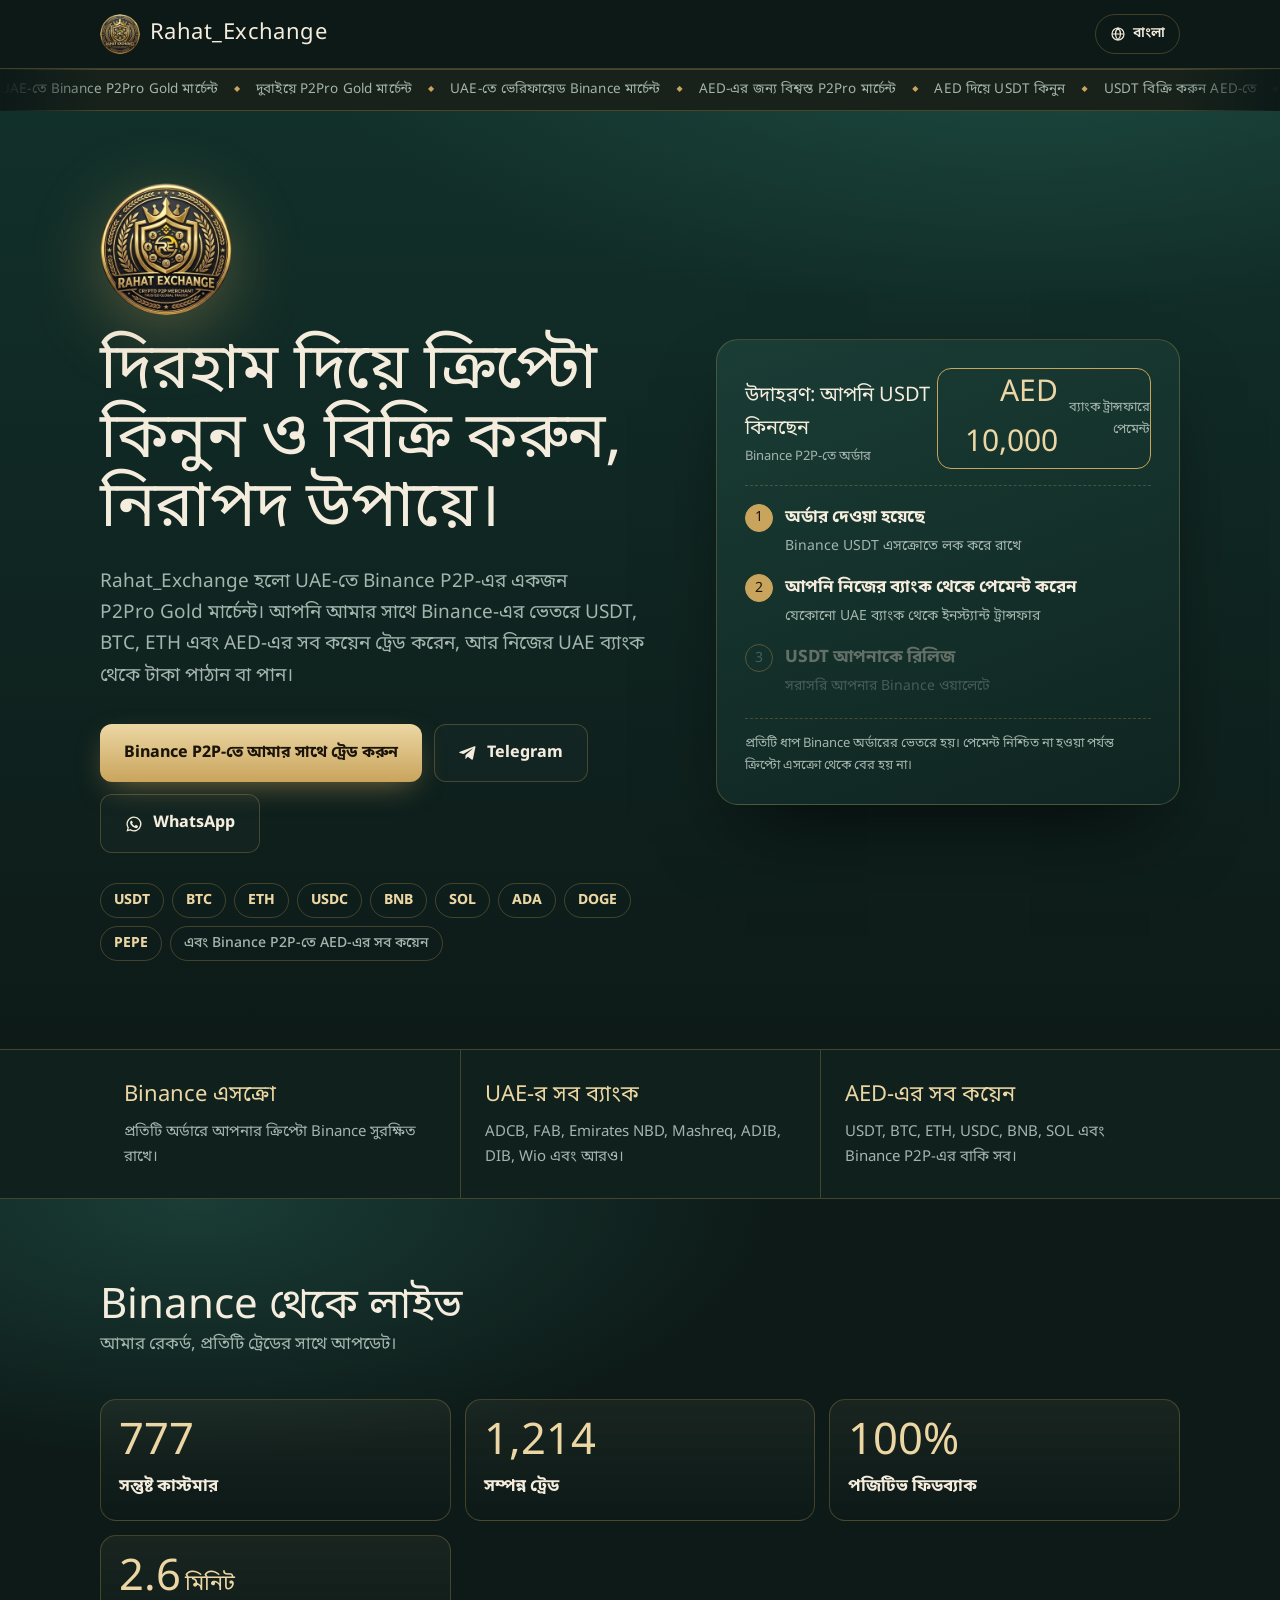
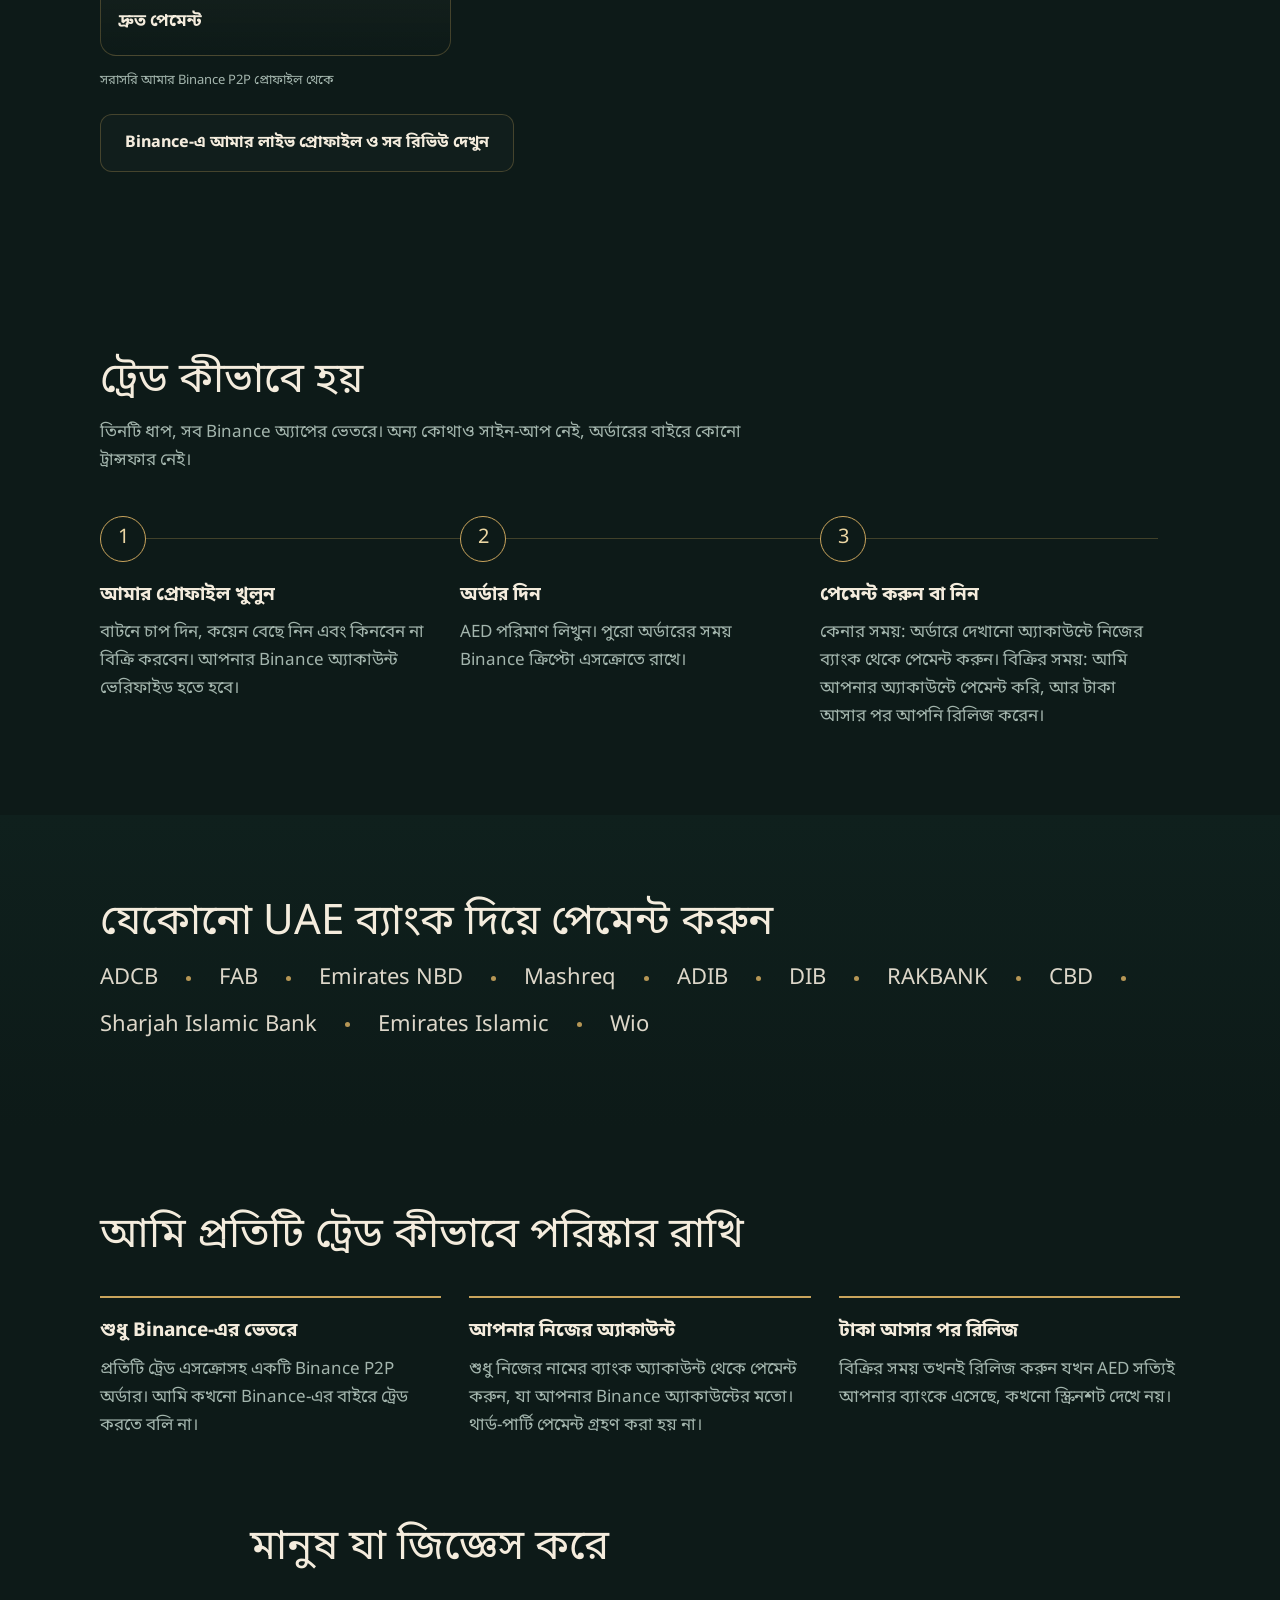
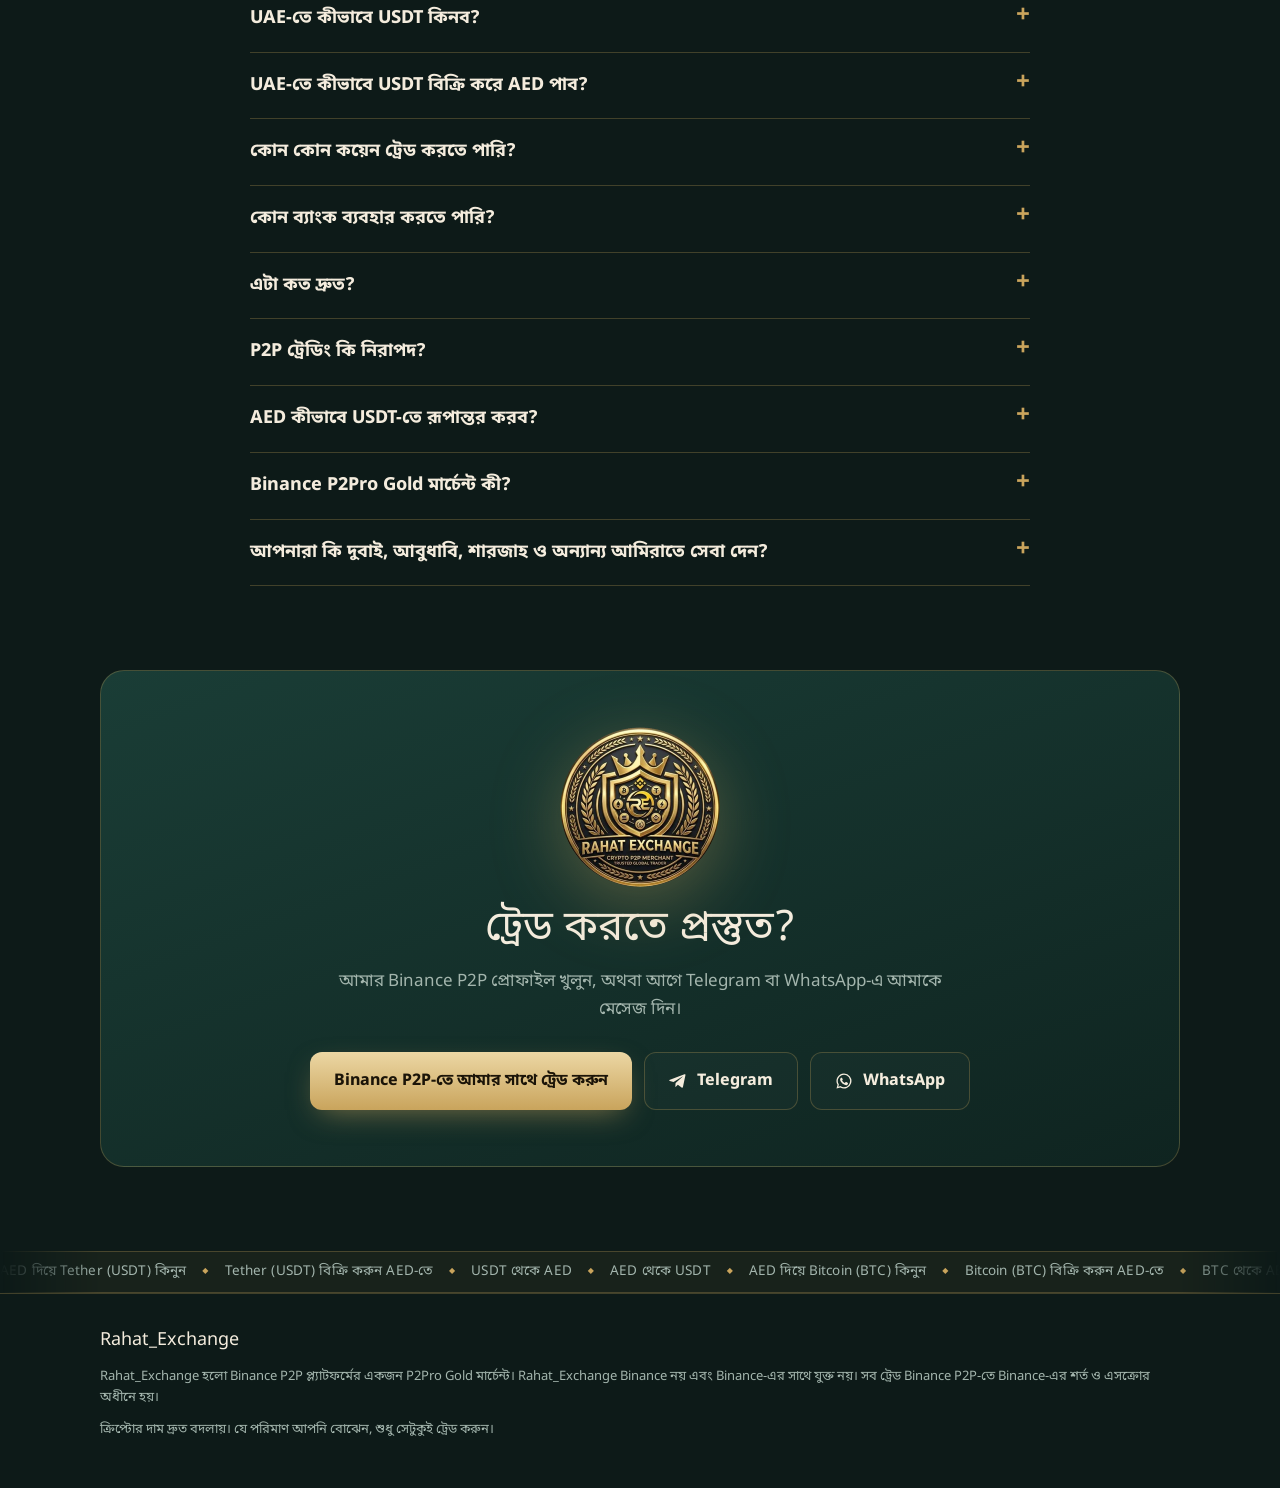
<file: bn/index.html>
<!doctype html>
<html lang="bn" dir="ltr">
<head>
<meta charset="utf-8"><meta name="viewport" content="width=device-width,initial-scale=1">
<title>Rahat_Exchange – Binance P2Pro Gold মার্চেন্ট UAE | AED দিয়ে USDT, BTC, ETH কিনুন ও বিক্রি করুন</title>
<meta name="description" content="UAE-তে Binance P2Pro Gold মার্চেন্ট। AED দিয়ে USDT, BTC, ETH, USDC, BNB, SOL এবং Binance P2P-এর সব কয়েন কিনুন ও বিক্রি করুন। UAE-তে Binance P2P-তে Rahat_Exchange-এর সাথে ট্রেড করুন। UAE-র সব লোকাল ব্যাংক, প্রতিটি অর্ডারে Binance এসক্রো।">
<link rel="canonical" href="https://rahatexchange.com/bn/">
<link rel="alternate" hreflang="en" href="https://rahatexchange.com/"><link rel="alternate" hreflang="ar" href="https://rahatexchange.com/ar/"><link rel="alternate" hreflang="hi" href="https://rahatexchange.com/hi/"><link rel="alternate" hreflang="ur" href="https://rahatexchange.com/ur/"><link rel="alternate" hreflang="bn" href="https://rahatexchange.com/bn/"><link rel="alternate" hreflang="ru" href="https://rahatexchange.com/ru/"><link rel="alternate" hreflang="zh-Hans" href="https://rahatexchange.com/zh/"><link rel="alternate" hreflang="fa" href="https://rahatexchange.com/fa/"><link rel="alternate" hreflang="fil" href="https://rahatexchange.com/fil/"><link rel="alternate" hreflang="tr" href="https://rahatexchange.com/tr/"><link rel="alternate" hreflang="fr" href="https://rahatexchange.com/fr/"><link rel="alternate" hreflang="x-default" href="https://rahatexchange.com/">
<meta property="og:title" content="Rahat_Exchange – Binance P2Pro Gold মার্চেন্ট UAE | AED দিয়ে USDT, BTC, ETH কিনুন ও বিক্রি করুন"><meta property="og:description" content="UAE-তে Binance P2Pro Gold মার্চেন্ট। AED দিয়ে USDT, BTC, ETH, USDC, BNB, SOL এবং Binance P2P-এর সব কয়েন কিনুন ও বিক্রি করুন। UAE-তে Binance P2P-তে Rahat_Exchange-এর সাথে ট্রেড করুন। UAE-র সব লোকাল ব্যাংক, প্রতিটি অর্ডারে Binance এসক্রো।"><meta property="og:url" content="https://rahatexchange.com/bn/"><meta property="og:type" content="website">
<meta name="theme-color" content="#0d1a18">
<link rel="icon" type="image/png" href="/favicon.png"><link rel="apple-touch-icon" href="/apple-touch-icon.png"><meta property="og:image" content="https://rahatexchange.com/og.jpg"><link rel="x-old-icon" href="data:image/svg+xml,%3Csvg xmlns='http://www.w3.org/2000/svg' viewBox='0 0 32 32'%3E%3Ccircle cx='16' cy='16' r='15' fill='%23c9a45c'/%3E%3Ctext x='16' y='22' font-size='17' text-anchor='middle' fill='%230d1a18' font-family='Georgia'%3ER%3C/text%3E%3C/svg%3E">
<link rel="preconnect" href="https://fonts.googleapis.com"><link rel="preconnect" href="https://fonts.gstatic.com" crossorigin>
<link href="https://fonts.googleapis.com/css2?family=Marcellus&family=Manrope:wght@400;500;700&family=Reem+Kufi:wght@400;500&family=IBM+Plex+Sans+Arabic:wght@400;500;700&family=Noto+Sans+Bengali:wght@400;500;700&display=swap" rel="stylesheet">
<link rel="stylesheet" href="/style.css?v=12">
<script type="application/ld+json">{"@context": "https://schema.org", "@type": "FAQPage", "mainEntity": [{"@type": "Question", "name": "UAE-তে কীভাবে USDT কিনব?", "acceptedAnswer": {"@type": "Answer", "text": "Binance খুলুন, P2P-তে যান, Buy, USDT ও AED বেছে নিন, Rahat_Exchange বেছে নিন, অর্ডার দিন এবং অর্ডারে দেখানো ব্যাংক অ্যাকাউন্টে পেমেন্ট করুন। পেমেন্ট নিশ্চিত হলে Binance আপনাকে USDT রিলিজ করে।"}}, {"@type": "Question", "name": "UAE-তে কীভাবে USDT বিক্রি করে AED পাব?", "acceptedAnswer": {"@type": "Answer", "text": "Binance P2P-তে Sell, USDT ও AED বেছে নিন, Rahat_Exchange বেছে নিন এবং আপনার UAE ব্যাংক অ্যাকাউন্ট যোগ করুন। আমি AED আপনার অ্যাকাউন্টে পাঠাই; টাকা আসার পর USDT রিলিজ করুন।"}}, {"@type": "Question", "name": "কোন কোন কয়েন ট্রেড করতে পারি?", "acceptedAnswer": {"@type": "Answer", "text": "USDT, BTC, ETH, USDC, BNB, SOL, ADA, DOGE, PEPE এবং Binance P2P-তে AED দিয়ে পাওয়া যায় এমন সব কয়েন।"}}, {"@type": "Question", "name": "কোন ব্যাংক ব্যবহার করতে পারি?", "acceptedAnswer": {"@type": "Answer", "text": "UAE-র সব লোকাল ব্যাংক, যেমন ADCB, FAB, Emirates NBD, Mashreq, ADIB, DIB, RAKBANK, CBD, Sharjah Islamic Bank, Emirates Islamic এবং Wio। শুধু নিজের নামের অ্যাকাউন্ট ব্যবহার করুন।"}}, {"@type": "Question", "name": "এটা কত দ্রুত?", "acceptedAnswer": {"@type": "Answer", "text": "UAE-র ব্যাংকগুলোর মধ্যে পেমেন্ট সাধারণত ইনস্ট্যান্ট হয় (Instant Payments, AED 50,000 পর্যন্ত)।"}}, {"@type": "Question", "name": "P2P ট্রেডিং কি নিরাপদ?", "acceptedAnswer": {"@type": "Answer", "text": "Binance P2P-তে অর্ডারের সময় ক্রিপ্টো Binance এসক্রোতে থাকে। শুধু অর্ডারের ভেতরে ট্রেড করুন, শুধু সেখানে দেখানো অ্যাকাউন্টে পেমেন্ট করুন, আর টাকা আপনার অ্যাকাউন্টে আসার আগে কখনো রিলিজ করবেন না।"}}, {"@type": "Question", "name": "AED কীভাবে USDT-তে রূপান্তর করব?", "acceptedAnswer": {"@type": "Answer", "text": "Binance খুলুন, P2P-তে যান, Buy, USDT ও AED বেছে নিন, Rahat_Exchange বাছাই করে AED-তে পরিমাণ লিখুন। নিজের UAE ব্যাংক থেকে অর্ডারে দেখানো অ্যাকাউন্টে পেমেন্ট করুন। পেমেন্ট নিশ্চিত হলেই USDT আপনার Binance ওয়ালেটে রিলিজ হয়।"}}, {"@type": "Question", "name": "Binance P2Pro Gold মার্চেন্ট কী?", "acceptedAnswer": {"@type": "Answer", "text": "P2Pro হলো পেশাদার P2P মার্চেন্টদের জন্য Binance-এর প্রোগ্রাম, আর Gold এর উঁচু স্তরগুলোর একটি। Rahat_Exchange Binance P2P-তে P2Pro Gold মার্চেন্ট হিসেবে ট্রেড করে।"}}, {"@type": "Question", "name": "আপনারা কি দুবাই, আবুধাবি, শারজাহ ও অন্যান্য আমিরাতে সেবা দেন?", "acceptedAnswer": {"@type": "Answer", "text": "হ্যাঁ, পুরো UAE-তে। সবকিছু Binance অর্ডারের ভেতরে এবং ব্যাংক ট্রান্সফারে হয়, তাই দুবাই, আবুধাবি, শারজাহ, আজমান বা যেকোনো আমিরাত থেকে একইভাবে কাজ করে।"}}]}</script>
<script type="application/ld+json" id="biz">{"@context": "https://schema.org", "@type": "FinancialService", "@id": "https://rahatexchange.com/#business", "name": "Rahat_Exchange", "alternateName": ["Rahat Exchange", "RahatExchange"], "description": "Binance P2Pro Gold merchant in the UAE. Buy and sell USDT, BTC, ETH, USDC, BNB, SOL and every Binance P2P coin with AED by bank transfer from any UAE bank.", "url": "https://rahatexchange.com/", "logo": "https://rahatexchange.com/favicon.png", "image": "https://rahatexchange.com/og.jpg", "telephone": "+971508286860", "address": {"@type": "PostalAddress", "streetAddress": "Nad Al Sheba 1", "addressLocality": "Dubai", "addressRegion": "Dubai", "addressCountry": "AE"}, "areaServed": [{"@type": "Country", "name": "United Arab Emirates"}, {"@type": "City", "name": "Dubai"}, {"@type": "City", "name": "Abu Dhabi"}, {"@type": "City", "name": "Sharjah"}, {"@type": "City", "name": "Ajman"}], "currenciesAccepted": "AED", "paymentAccepted": "Bank transfer", "knowsLanguage": ["en", "ar", "hi", "ur", "bn", "ru", "zh", "fa", "fil", "tr", "fr"], "sameAs": ["https://t.me/Rahat_Exchange", "https://wa.me/971508286860"], "makesOffer": [{"@type": "Offer", "itemOffered": {"@type": "Service", "name": "Buy and sell USDT with AED"}}, {"@type": "Offer", "itemOffered": {"@type": "Service", "name": "Buy and sell Bitcoin (BTC) with AED"}}, {"@type": "Offer", "itemOffered": {"@type": "Service", "name": "Buy and sell Ethereum (ETH) with AED"}}, {"@type": "Offer", "itemOffered": {"@type": "Service", "name": "Buy and sell USDC with AED"}}, {"@type": "Offer", "itemOffered": {"@type": "Service", "name": "Buy and sell BNB with AED"}}, {"@type": "Offer", "itemOffered": {"@type": "Service", "name": "Buy and sell Solana (SOL) with AED"}}], "inLanguage": "bn"}</script></head>
<body>
<header><div class="wrap"><a class="logo" href="/bn/"><img src="/logo-96.png" width="40" height="40" alt="">Rahat_Exchange</a><details class="langs"><summary aria-label="ভাষা"><svg viewBox="0 0 24 24" width="16" height="16" fill="none" stroke="currentColor" stroke-width="1.8" aria-hidden="true"><circle cx="12" cy="12" r="9"/><path d="M3 12h18M12 3c2.5 2.6 3.8 5.6 3.8 9s-1.3 6.4-3.8 9c-2.5-2.6-3.8-5.6-3.8-9S9.5 5.6 12 3z"/></svg>বাংলা</summary><div class="langlist"><a href="/" hreflang="en" lang="en">English</a><a href="/ar/" hreflang="ar" lang="ar">العربية</a><a href="/hi/" hreflang="hi" lang="hi">हिन्दी</a><a href="/ur/" hreflang="ur" lang="ur">اردو</a><a href="/bn/" hreflang="bn" lang="bn" aria-current="page">বাংলা</a><a href="/ru/" hreflang="ru" lang="ru">Русский</a><a href="/zh/" hreflang="zh-Hans" lang="zh">中文</a><a href="/fa/" hreflang="fa" lang="fa">فارسی</a><a href="/fil/" hreflang="fil" lang="fil">Filipino</a><a href="/tr/" hreflang="tr" lang="tr">Türkçe</a><a href="/fr/" hreflang="fr" lang="fr">Français</a></div></details></div></header><div class="tick" data-tick="top" role="region" aria-label="আমি যা ট্রেড করি"><ul class="tick-run"><li>UAE-তে Binance P2Pro Gold মার্চেন্ট</li><li>দুবাইয়ে P2Pro Gold মার্চেন্ট</li><li>UAE-তে ভেরিফায়েড Binance মার্চেন্ট</li><li>AED-এর জন্য বিশ্বস্ত P2Pro মার্চেন্ট</li><li>AED দিয়ে USDT কিনুন</li><li>USDT বিক্রি করুন AED-তে</li><li>AED থেকে USDT</li><li>USDT থেকে AED</li><li>ক্রিপ্টো থেকে AED</li><li>AED থেকে ক্রিপ্টো</li><li>Binance P2P UAE</li><li>দুবাই P2P ক্রিপ্টো</li><li>দুবাইয়ে USDT বিক্রি</li><li>দুবাইয়ে USDT কিনুন</li><li>আবুধাবি USDT</li><li>শারজাহ USDT</li><li>UAE-তে ক্রিপ্টো ক্যাশ আউট</li><li>USDT থেকে দিরহাম</li><li>টিথার থেকে দিরহাম</li><li>আজকের USDT রেট AED</li><li>UAE-তে বিশ্বস্ত USDT বিক্রেতা</li><li>UAE-তে বিশ্বস্ত USDT ক্রেতা</li><li>UAE ক্রিপ্টো এক্সচেঞ্জার</li><li>ব্যাংক ট্রান্সফারে USDT UAE</li><li>তাৎক্ষণিক USDT UAE</li><li>UAE-তে Binance P2P মার্চেন্ট</li></ul><ul class="tick-run" aria-hidden="true"><li>UAE-তে Binance P2Pro Gold মার্চেন্ট</li><li>দুবাইয়ে P2Pro Gold মার্চেন্ট</li><li>UAE-তে ভেরিফায়েড Binance মার্চেন্ট</li><li>AED-এর জন্য বিশ্বস্ত P2Pro মার্চেন্ট</li><li>AED দিয়ে USDT কিনুন</li><li>USDT বিক্রি করুন AED-তে</li><li>AED থেকে USDT</li><li>USDT থেকে AED</li><li>ক্রিপ্টো থেকে AED</li><li>AED থেকে ক্রিপ্টো</li><li>Binance P2P UAE</li><li>দুবাই P2P ক্রিপ্টো</li><li>দুবাইয়ে USDT বিক্রি</li><li>দুবাইয়ে USDT কিনুন</li><li>আবুধাবি USDT</li><li>শারজাহ USDT</li><li>UAE-তে ক্রিপ্টো ক্যাশ আউট</li><li>USDT থেকে দিরহাম</li><li>টিথার থেকে দিরহাম</li><li>আজকের USDT রেট AED</li><li>UAE-তে বিশ্বস্ত USDT বিক্রেতা</li><li>UAE-তে বিশ্বস্ত USDT ক্রেতা</li><li>UAE ক্রিপ্টো এক্সচেঞ্জার</li><li>ব্যাংক ট্রান্সফারে USDT UAE</li><li>তাৎক্ষণিক USDT UAE</li><li>UAE-তে Binance P2P মার্চেন্ট</li></ul></div>
<main>
<section class="hero guilloche-wrap"><div class="wrap">
<div>
<img class="medal" src="/logo-320.webp" width="132" height="132" alt="Rahat_Exchange লোগো">
<h1>দিরহাম দিয়ে ক্রিপ্টো কিনুন ও বিক্রি করুন, নিরাপদ উপায়ে।</h1>
<p class="lead">Rahat_Exchange হলো UAE-তে Binance P2P-এর একজন P2Pro Gold মার্চেন্ট। আপনি আমার সাথে Binance-এর ভেতরে USDT, BTC, ETH এবং AED-এর সব কয়েন ট্রেড করেন, আর নিজের UAE ব্যাংক থেকে টাকা পাঠান বা পান।</p>
<div class="btns"><a class="btn main" href="https://app.binance.com/en/qr/dplk3e41a10d1a224a149f23cb0c641a0869" rel="nofollow noopener" target="_blank">Binance P2P-তে আমার সাথে ট্রেড করুন</a><a class="btn ghost" href="https://t.me/Rahat_Exchange" rel="noopener" target="_blank"><svg viewBox="0 0 24 24" fill="currentColor" aria-hidden="true"><path d="M21.9 4.3 18.6 20c-.2 1-.9 1.3-1.8.8l-5-3.7-2.4 2.3c-.3.3-.5.5-1 .5l.4-5.1 9.3-8.4c.4-.4-.1-.6-.6-.2L6 13.4 1.1 11.9c-1-.3-1.1-1 .2-1.5L20.6 3c.9-.3 1.6.2 1.3 1.3z"/></svg>Telegram</a><a class="btn ghost" href="https://wa.me/971508286860" rel="noopener" target="_blank"><svg viewBox="0 0 24 24" fill="currentColor" aria-hidden="true"><path d="M12 2a10 10 0 0 0-8.6 15.1L2 22l5-1.3A10 10 0 1 0 12 2zm0 18.2c-1.5 0-3-.4-4.3-1.2l-.3-.2-3 .8.8-2.9-.2-.3A8.2 8.2 0 1 1 12 20.2zm4.5-6.1c-.2-.1-1.5-.7-1.7-.8s-.4-.1-.6.1-.7.8-.8 1-.3.2-.5.1a6.7 6.7 0 0 1-3.3-2.9c-.3-.4.2-.4.7-1.3.1-.2 0-.3 0-.4l-.8-1.8c-.2-.5-.4-.4-.6-.4h-.5c-.2 0-.5.1-.7.3a2.9 2.9 0 0 0-.9 2.2 5 5 0 0 0 1.1 2.7 11.6 11.6 0 0 0 4.4 3.9c1.6.7 2.3.8 3.1.7.5-.1 1.5-.6 1.7-1.2s.2-1.1.2-1.2-.2-.2-.4-.3z"/></svg>WhatsApp</a></div>
<div class="coins"><span class="coin">USDT</span><span class="coin">BTC</span><span class="coin">ETH</span><span class="coin">USDC</span><span class="coin">BNB</span><span class="coin">SOL</span><span class="coin">ADA</span><span class="coin">DOGE</span><span class="coin">PEPE</span><span class="coin more">এবং Binance P2P-তে AED-এর সব কয়েন</span></div>
</div>
<div class="ticket guilloche" aria-label="উদাহরণ: আপনি USDT কিনছেন">
<div class="top"><div class="who">উদাহরণ: আপনি USDT কিনছেন<small>Binance P2P-তে অর্ডার</small></div><div class="amt">AED 10,000<small>ব্যাংক ট্রান্সফারে পেমেন্ট</small></div></div>
<ol class="steps"><li class="on"><span class="dot">1</span><div><b>অর্ডার দেওয়া হয়েছে</b><span>Binance USDT এসক্রোতে লক করে রাখে</span></div></li><li class="on"><span class="dot">2</span><div><b>আপনি নিজের ব্যাংক থেকে পেমেন্ট করেন</b><span>যেকোনো UAE ব্যাংক থেকে ইনস্ট্যান্ট ট্রান্সফার</span></div></li><li class="on"><span class="dot">3</span><div><b>USDT আপনাকে রিলিজ</b><span>সরাসরি আপনার Binance ওয়ালেটে</span></div></li></ol>
<div class="foot">প্রতিটি ধাপ Binance অর্ডারের ভেতরে হয়। পেমেন্ট নিশ্চিত না হওয়া পর্যন্ত ক্রিপ্টো এসক্রো থেকে বের হয় না।</div>
</div>
</div></section>
<div class="facts"><div class="wrap"><div class="fact"><h3>Binance এসক্রো</h3><p>প্রতিটি অর্ডারে আপনার ক্রিপ্টো Binance সুরক্ষিত রাখে।</p></div><div class="fact"><h3>UAE-র সব ব্যাংক</h3><p>ADCB, FAB, Emirates NBD, Mashreq, ADIB, DIB, Wio এবং আরও।</p></div><div class="fact"><h3>AED-এর সব কয়েন</h3><p>USDT, BTC, ETH, USDC, BNB, SOL এবং Binance P2P-এর বাকি সব।</p></div></div></div>
<section class="block finder" id="finder" hidden></section><section class="block myads" id="ads" hidden></section><section class="block proof" id="live" data-lang="bn" data-now="এইমাত্র আপডেট" data-ago="{m} মিনিট আগে আপডেট"><div class="wrap"><div class="livehead"><h2>Binance থেকে লাইভ</h2><span class="live" hidden><i></i>লাইভ</span></div><p class="sub">আমার রেকর্ড, প্রতিটি ট্রেডের সাথে আপডেট।</p><div class="lboxes"><div class="lbox" data-k="customers"><strong><span class="n">777</span></strong><b>সন্তুষ্ট কাস্টমার</b><span class="d">traders I have served</span></div><div class="lbox" data-k="trades"><strong><span class="n">1,214</span></strong><b>সম্পন্ন ট্রেড</b><span class="d">581 buy · 633 sell</span></div><div class="lbox" data-k="month" hidden><strong><span class="n"></span></strong><b>এই মাসের ট্রেড</b><span class="d">in the last 30 days</span></div><div class="lbox" data-k="positive"><strong><span class="n">100%</span></strong><b>পজিটিভ ফিডব্যাক</b><span class="d">from 127 customer reviews</span></div><div class="lbox" data-k="completion" hidden><strong><span class="n">100%</span></strong><b>কমপ্লিশন রেট</b><span class="d">orders completed in 30 days</span></div><div class="lbox" data-k="pay_min"><strong><span class="n">2.6</span><small>মিনিট</small></strong><b>দ্রুত পেমেন্ট</b><span class="d">my average time to pay</span></div><div class="lbox" data-k="release_min" hidden><strong><span class="n"></span><small>মিনিট</small></strong><b>দ্রুত রিলিজ</b><span class="d">my average time to release</span></div><div class="lbox" data-k="repeat" hidden><strong><span class="n"></span></strong><b>ফিরে আসা কাস্টমারদের ট্রেড</b><span class="d">customers who came back</span></div></div><p class="upd">সরাসরি আমার Binance P2P প্রোফাইল থেকে<span class="ago"></span></p><p style="margin-top:22px"><a class="btn ghost" href="https://app.binance.com/en/qr/dplk3e41a10d1a224a149f23cb0c641a0869" rel="nofollow noopener" target="_blank">Binance-এ আমার লাইভ প্রোফাইল ও সব রিভিউ দেখুন</a></p></div></section>
<section class="block"><div class="wrap"><h2>ট্রেড কীভাবে হয়</h2><p class="sub">তিনটি ধাপ, সব Binance অ্যাপের ভেতরে। অন্য কোথাও সাইন-আপ নেই, অর্ডারের বাইরে কোনো ট্রান্সফার নেই।</p>
<div class="path"><div><h3>আমার প্রোফাইল খুলুন</h3><p>বাটনে চাপ দিন, কয়েন বেছে নিন এবং কিনবেন না বিক্রি করবেন। আপনার Binance অ্যাকাউন্ট ভেরিফাইড হতে হবে।</p></div><div><h3>অর্ডার দিন</h3><p>AED পরিমাণ লিখুন। পুরো অর্ডারের সময় Binance ক্রিপ্টো এসক্রোতে রাখে।</p></div><div><h3>পেমেন্ট করুন বা নিন</h3><p>কেনার সময়: অর্ডারে দেখানো অ্যাকাউন্টে নিজের ব্যাংক থেকে পেমেন্ট করুন। বিক্রির সময়: আমি আপনার অ্যাকাউন্টে পেমেন্ট করি, আর টাকা আসার পর আপনি রিলিজ করেন।</p></div></div></div></section>
<section class="block banks"><div class="wrap"><h2>যেকোনো UAE ব্যাংক দিয়ে পেমেন্ট করুন</h2><div class="banklist"><span>ADCB</span><span>FAB</span><span>Emirates NBD</span><span>Mashreq</span><span>ADIB</span><span>DIB</span><span>RAKBANK</span><span>CBD</span><span>Sharjah Islamic Bank</span><span>Emirates Islamic</span><span>Wio</span></div></div></section>
<section class="block"><div class="wrap"><h2>আমি প্রতিটি ট্রেড কীভাবে পরিষ্কার রাখি</h2><div class="rules" style="margin-top:36px"><div class="rule"><h3>শুধু Binance-এর ভেতরে</h3><p>প্রতিটি ট্রেড এসক্রোসহ একটি Binance P2P অর্ডার। আমি কখনো Binance-এর বাইরে ট্রেড করতে বলি না।</p></div><div class="rule"><h3>আপনার নিজের অ্যাকাউন্ট</h3><p>শুধু নিজের নামের ব্যাংক অ্যাকাউন্ট থেকে পেমেন্ট করুন, যা আপনার Binance অ্যাকাউন্টের মতো। থার্ড-পার্টি পেমেন্ট গ্রহণ করা হয় না।</p></div><div class="rule"><h3>টাকা আসার পর রিলিজ</h3><p>বিক্রির সময় তখনই রিলিজ করুন যখন AED সত্যিই আপনার ব্যাংকে এসেছে, কখনো স্ক্রিনশট দেখে নয়।</p></div></div></div></section>
<section class="block" style="padding-top:0"><div class="wrap faq"><h2>মানুষ যা জিজ্ঞেস করে</h2><details><summary>UAE-তে কীভাবে USDT কিনব?</summary><p>Binance খুলুন, P2P-তে যান, Buy, USDT ও AED বেছে নিন, Rahat_Exchange বেছে নিন, অর্ডার দিন এবং অর্ডারে দেখানো ব্যাংক অ্যাকাউন্টে পেমেন্ট করুন। পেমেন্ট নিশ্চিত হলে Binance আপনাকে USDT রিলিজ করে।</p></details><details><summary>UAE-তে কীভাবে USDT বিক্রি করে AED পাব?</summary><p>Binance P2P-তে Sell, USDT ও AED বেছে নিন, Rahat_Exchange বেছে নিন এবং আপনার UAE ব্যাংক অ্যাকাউন্ট যোগ করুন। আমি AED আপনার অ্যাকাউন্টে পাঠাই; টাকা আসার পর USDT রিলিজ করুন।</p></details><details><summary>কোন কোন কয়েন ট্রেড করতে পারি?</summary><p>USDT, BTC, ETH, USDC, BNB, SOL, ADA, DOGE, PEPE এবং Binance P2P-তে AED দিয়ে পাওয়া যায় এমন সব কয়েন।</p></details><details><summary>কোন ব্যাংক ব্যবহার করতে পারি?</summary><p>UAE-র সব লোকাল ব্যাংক, যেমন ADCB, FAB, Emirates NBD, Mashreq, ADIB, DIB, RAKBANK, CBD, Sharjah Islamic Bank, Emirates Islamic এবং Wio। শুধু নিজের নামের অ্যাকাউন্ট ব্যবহার করুন।</p></details><details><summary>এটা কত দ্রুত?</summary><p>UAE-র ব্যাংকগুলোর মধ্যে পেমেন্ট সাধারণত ইনস্ট্যান্ট হয় (Instant Payments, AED 50,000 পর্যন্ত)।</p></details><details><summary>P2P ট্রেডিং কি নিরাপদ?</summary><p>Binance P2P-তে অর্ডারের সময় ক্রিপ্টো Binance এসক্রোতে থাকে। শুধু অর্ডারের ভেতরে ট্রেড করুন, শুধু সেখানে দেখানো অ্যাকাউন্টে পেমেন্ট করুন, আর টাকা আপনার অ্যাকাউন্টে আসার আগে কখনো রিলিজ করবেন না।</p></details><details><summary>AED কীভাবে USDT-তে রূপান্তর করব?</summary><p>Binance খুলুন, P2P-তে যান, Buy, USDT ও AED বেছে নিন, Rahat_Exchange বাছাই করে AED-তে পরিমাণ লিখুন। নিজের UAE ব্যাংক থেকে অর্ডারে দেখানো অ্যাকাউন্টে পেমেন্ট করুন। পেমেন্ট নিশ্চিত হলেই USDT আপনার Binance ওয়ালেটে রিলিজ হয়।</p></details><details><summary>Binance P2Pro Gold মার্চেন্ট কী?</summary><p>P2Pro হলো পেশাদার P2P মার্চেন্টদের জন্য Binance-এর প্রোগ্রাম, আর Gold এর উঁচু স্তরগুলোর একটি। Rahat_Exchange Binance P2P-তে P2Pro Gold মার্চেন্ট হিসেবে ট্রেড করে।</p></details><details><summary>আপনারা কি দুবাই, আবুধাবি, শারজাহ ও অন্যান্য আমিরাতে সেবা দেন?</summary><p>হ্যাঁ, পুরো UAE-তে। সবকিছু Binance অর্ডারের ভেতরে এবং ব্যাংক ট্রান্সফারে হয়, তাই দুবাই, আবুধাবি, শারজাহ, আজমান বা যেকোনো আমিরাত থেকে একইভাবে কাজ করে।</p></details></div></section>
<section class="block" style="padding-top:0"><div class="wrap"><div class="contact guilloche"><img class="medal big" src="/logo-320.webp" width="160" height="160" alt=""><h2>ট্রেড করতে প্রস্তুত?</h2><p class="sub" style="margin:0 auto 28px">আমার Binance P2P প্রোফাইল খুলুন, অথবা আগে Telegram বা WhatsApp-এ আমাকে মেসেজ দিন।</p><div class="btns"><a class="btn main" href="https://app.binance.com/en/qr/dplk3e41a10d1a224a149f23cb0c641a0869" rel="nofollow noopener" target="_blank">Binance P2P-তে আমার সাথে ট্রেড করুন</a><a class="btn ghost" href="https://t.me/Rahat_Exchange" rel="noopener" target="_blank"><svg viewBox="0 0 24 24" fill="currentColor" aria-hidden="true"><path d="M21.9 4.3 18.6 20c-.2 1-.9 1.3-1.8.8l-5-3.7-2.4 2.3c-.3.3-.5.5-1 .5l.4-5.1 9.3-8.4c.4-.4-.1-.6-.6-.2L6 13.4 1.1 11.9c-1-.3-1.1-1 .2-1.5L20.6 3c.9-.3 1.6.2 1.3 1.3z"/></svg>Telegram</a><a class="btn ghost" href="https://wa.me/971508286860" rel="noopener" target="_blank"><svg viewBox="0 0 24 24" fill="currentColor" aria-hidden="true"><path d="M12 2a10 10 0 0 0-8.6 15.1L2 22l5-1.3A10 10 0 1 0 12 2zm0 18.2c-1.5 0-3-.4-4.3-1.2l-.3-.2-3 .8.8-2.9-.2-.3A8.2 8.2 0 1 1 12 20.2zm4.5-6.1c-.2-.1-1.5-.7-1.7-.8s-.4-.1-.6.1-.7.8-.8 1-.3.2-.5.1a6.7 6.7 0 0 1-3.3-2.9c-.3-.4.2-.4.7-1.3.1-.2 0-.3 0-.4l-.8-1.8c-.2-.5-.4-.4-.6-.4h-.5c-.2 0-.5.1-.7.3a2.9 2.9 0 0 0-.9 2.2 5 5 0 0 0 1.1 2.7 11.6 11.6 0 0 0 4.4 3.9c1.6.7 2.3.8 3.1.7.5-.1 1.5-.6 1.7-1.2s.2-1.1.2-1.2-.2-.2-.4-.3z"/></svg>WhatsApp</a></div></div></div></section>
</main>
<div class="tick rev" data-tick="bottom" role="region" aria-label="আমি যা ট্রেড করি"><ul class="tick-run"><li>AED দিয়ে Tether (USDT) কিনুন</li><li>Tether (USDT) বিক্রি করুন AED-তে</li><li>USDT থেকে AED</li><li>AED থেকে USDT</li><li>AED দিয়ে Bitcoin (BTC) কিনুন</li><li>Bitcoin (BTC) বিক্রি করুন AED-তে</li><li>BTC থেকে AED</li><li>AED থেকে BTC</li><li>AED দিয়ে Ethereum (ETH) কিনুন</li><li>Ethereum (ETH) বিক্রি করুন AED-তে</li><li>ETH থেকে AED</li><li>AED থেকে ETH</li><li>AED দিয়ে USD Coin (USDC) কিনুন</li><li>USD Coin (USDC) বিক্রি করুন AED-তে</li><li>USDC থেকে AED</li><li>AED থেকে USDC</li><li>AED দিয়ে BNB কিনুন</li><li>BNB বিক্রি করুন AED-তে</li><li>BNB থেকে AED</li><li>AED থেকে BNB</li><li>AED দিয়ে Solana (SOL) কিনুন</li><li>Solana (SOL) বিক্রি করুন AED-তে</li><li>SOL থেকে AED</li><li>AED থেকে SOL</li><li>AED দিয়ে Cardano (ADA) কিনুন</li><li>Cardano (ADA) বিক্রি করুন AED-তে</li><li>ADA থেকে AED</li><li>AED থেকে ADA</li><li>AED দিয়ে Dogecoin (DOGE) কিনুন</li><li>Dogecoin (DOGE) বিক্রি করুন AED-তে</li><li>DOGE থেকে AED</li><li>AED থেকে DOGE</li><li>AED দিয়ে Pepe (PEPE) কিনুন</li><li>Pepe (PEPE) বিক্রি করুন AED-তে</li><li>PEPE থেকে AED</li><li>AED থেকে PEPE</li><li>AED দিয়ে XRP কিনুন</li><li>XRP বিক্রি করুন AED-তে</li><li>XRP থেকে AED</li><li>AED থেকে XRP</li><li>AED দিয়ে First Digital USD (FDUSD) কিনুন</li><li>First Digital USD (FDUSD) বিক্রি করুন AED-তে</li><li>FDUSD থেকে AED</li><li>AED থেকে FDUSD</li></ul><ul class="tick-run" aria-hidden="true"><li>AED দিয়ে Tether (USDT) কিনুন</li><li>Tether (USDT) বিক্রি করুন AED-তে</li><li>USDT থেকে AED</li><li>AED থেকে USDT</li><li>AED দিয়ে Bitcoin (BTC) কিনুন</li><li>Bitcoin (BTC) বিক্রি করুন AED-তে</li><li>BTC থেকে AED</li><li>AED থেকে BTC</li><li>AED দিয়ে Ethereum (ETH) কিনুন</li><li>Ethereum (ETH) বিক্রি করুন AED-তে</li><li>ETH থেকে AED</li><li>AED থেকে ETH</li><li>AED দিয়ে USD Coin (USDC) কিনুন</li><li>USD Coin (USDC) বিক্রি করুন AED-তে</li><li>USDC থেকে AED</li><li>AED থেকে USDC</li><li>AED দিয়ে BNB কিনুন</li><li>BNB বিক্রি করুন AED-তে</li><li>BNB থেকে AED</li><li>AED থেকে BNB</li><li>AED দিয়ে Solana (SOL) কিনুন</li><li>Solana (SOL) বিক্রি করুন AED-তে</li><li>SOL থেকে AED</li><li>AED থেকে SOL</li><li>AED দিয়ে Cardano (ADA) কিনুন</li><li>Cardano (ADA) বিক্রি করুন AED-তে</li><li>ADA থেকে AED</li><li>AED থেকে ADA</li><li>AED দিয়ে Dogecoin (DOGE) কিনুন</li><li>Dogecoin (DOGE) বিক্রি করুন AED-তে</li><li>DOGE থেকে AED</li><li>AED থেকে DOGE</li><li>AED দিয়ে Pepe (PEPE) কিনুন</li><li>Pepe (PEPE) বিক্রি করুন AED-তে</li><li>PEPE থেকে AED</li><li>AED থেকে PEPE</li><li>AED দিয়ে XRP কিনুন</li><li>XRP বিক্রি করুন AED-তে</li><li>XRP থেকে AED</li><li>AED থেকে XRP</li><li>AED দিয়ে First Digital USD (FDUSD) কিনুন</li><li>First Digital USD (FDUSD) বিক্রি করুন AED-তে</li><li>FDUSD থেকে AED</li><li>AED থেকে FDUSD</li></ul></div><footer><div class="wrap"><b>Rahat_Exchange</b><span>Rahat_Exchange হলো Binance P2P প্ল্যাটফর্মের একজন P2Pro Gold মার্চেন্ট। Rahat_Exchange Binance নয় এবং Binance-এর সাথে যুক্ত নয়। সব ট্রেড Binance P2P-তে Binance-এর শর্ত ও এসক্রোর অধীনে হয়।</span><span>ক্রিপ্টোর দাম দ্রুত বদলায়। যে পরিমাণ আপনি বোঝেন, শুধু সেটুকুই ট্রেড করুন।</span></div></footer>
<script>
(function(){if(matchMedia('(prefers-reduced-motion: reduce)').matches)return;var li=document.querySelectorAll('.steps li');li.forEach(function(e){e.classList.remove('on')});li.forEach(function(e,i){setTimeout(function(){e.classList.add('on')},500+i*900)});})();
</script>
<script src="/finder.js?v=11" defer></script><script src="/live.js?v=11" defer></script>
</body>
</html>
</file>
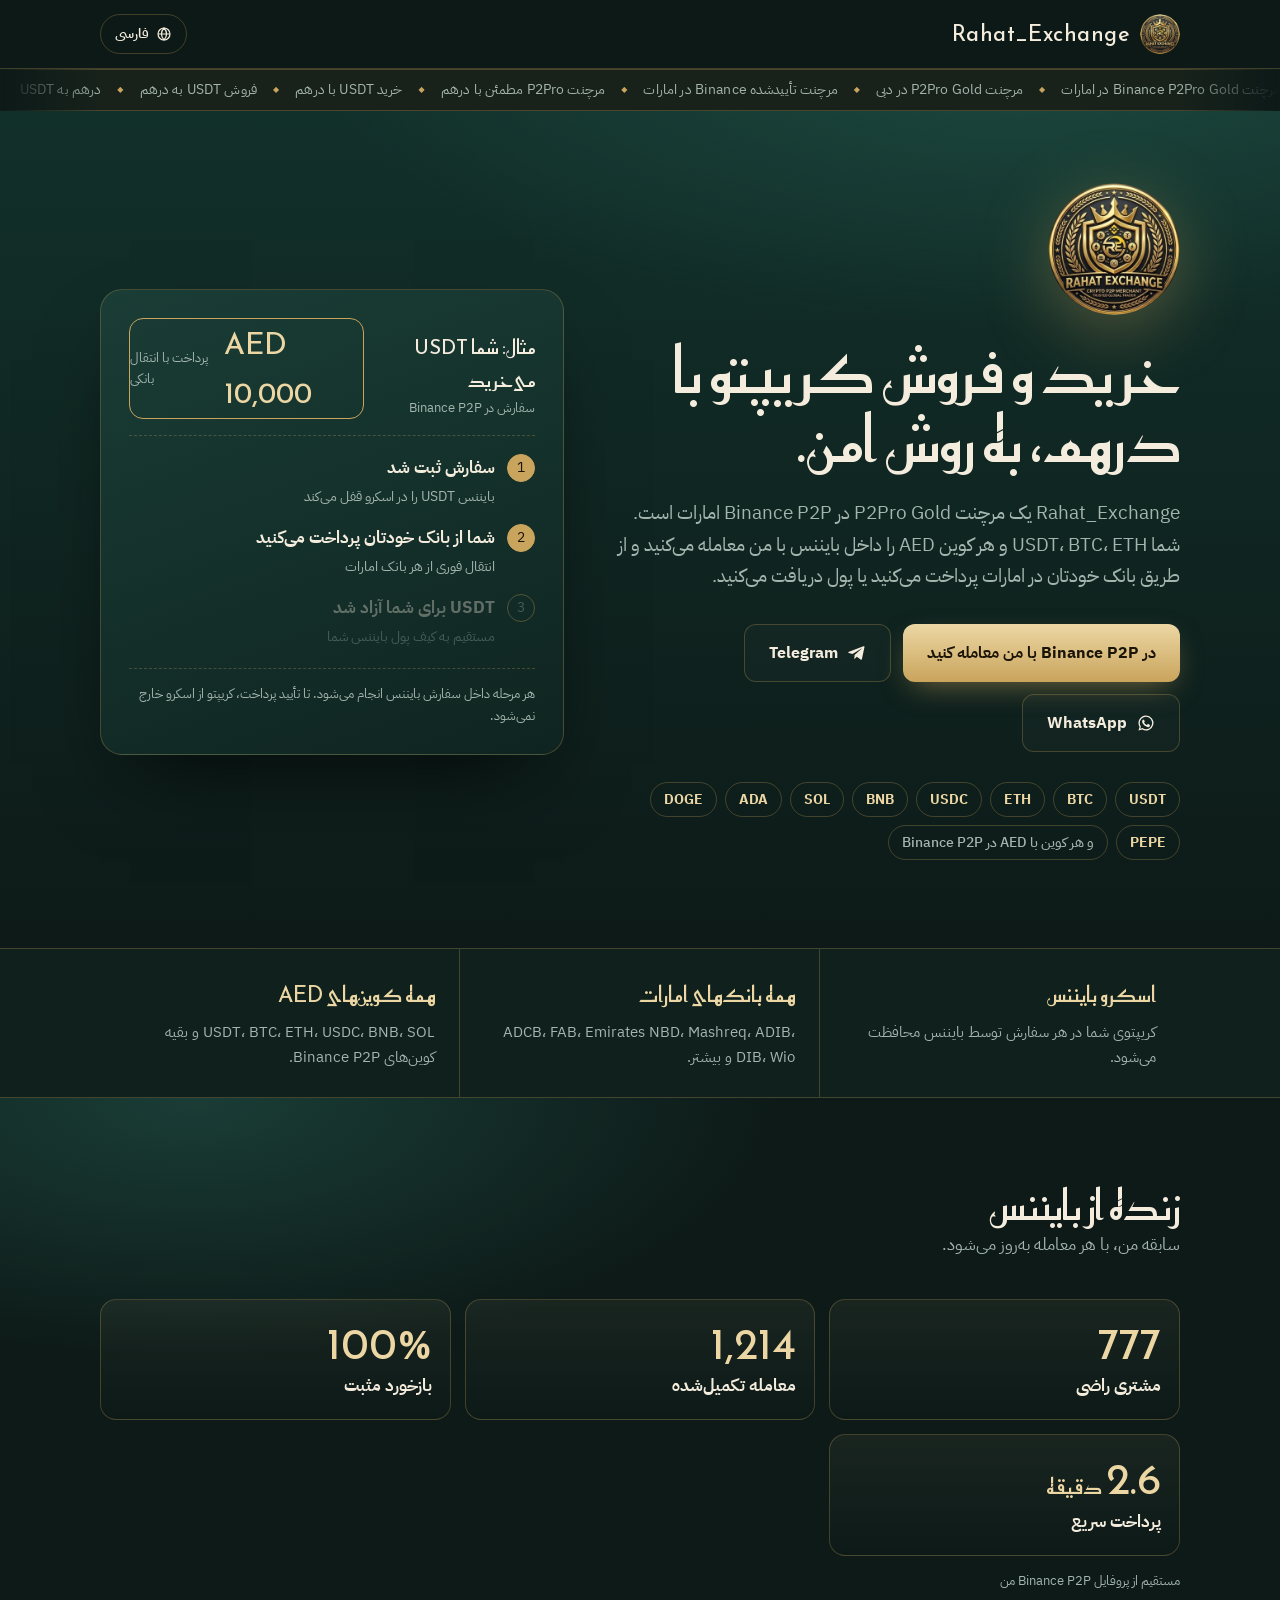
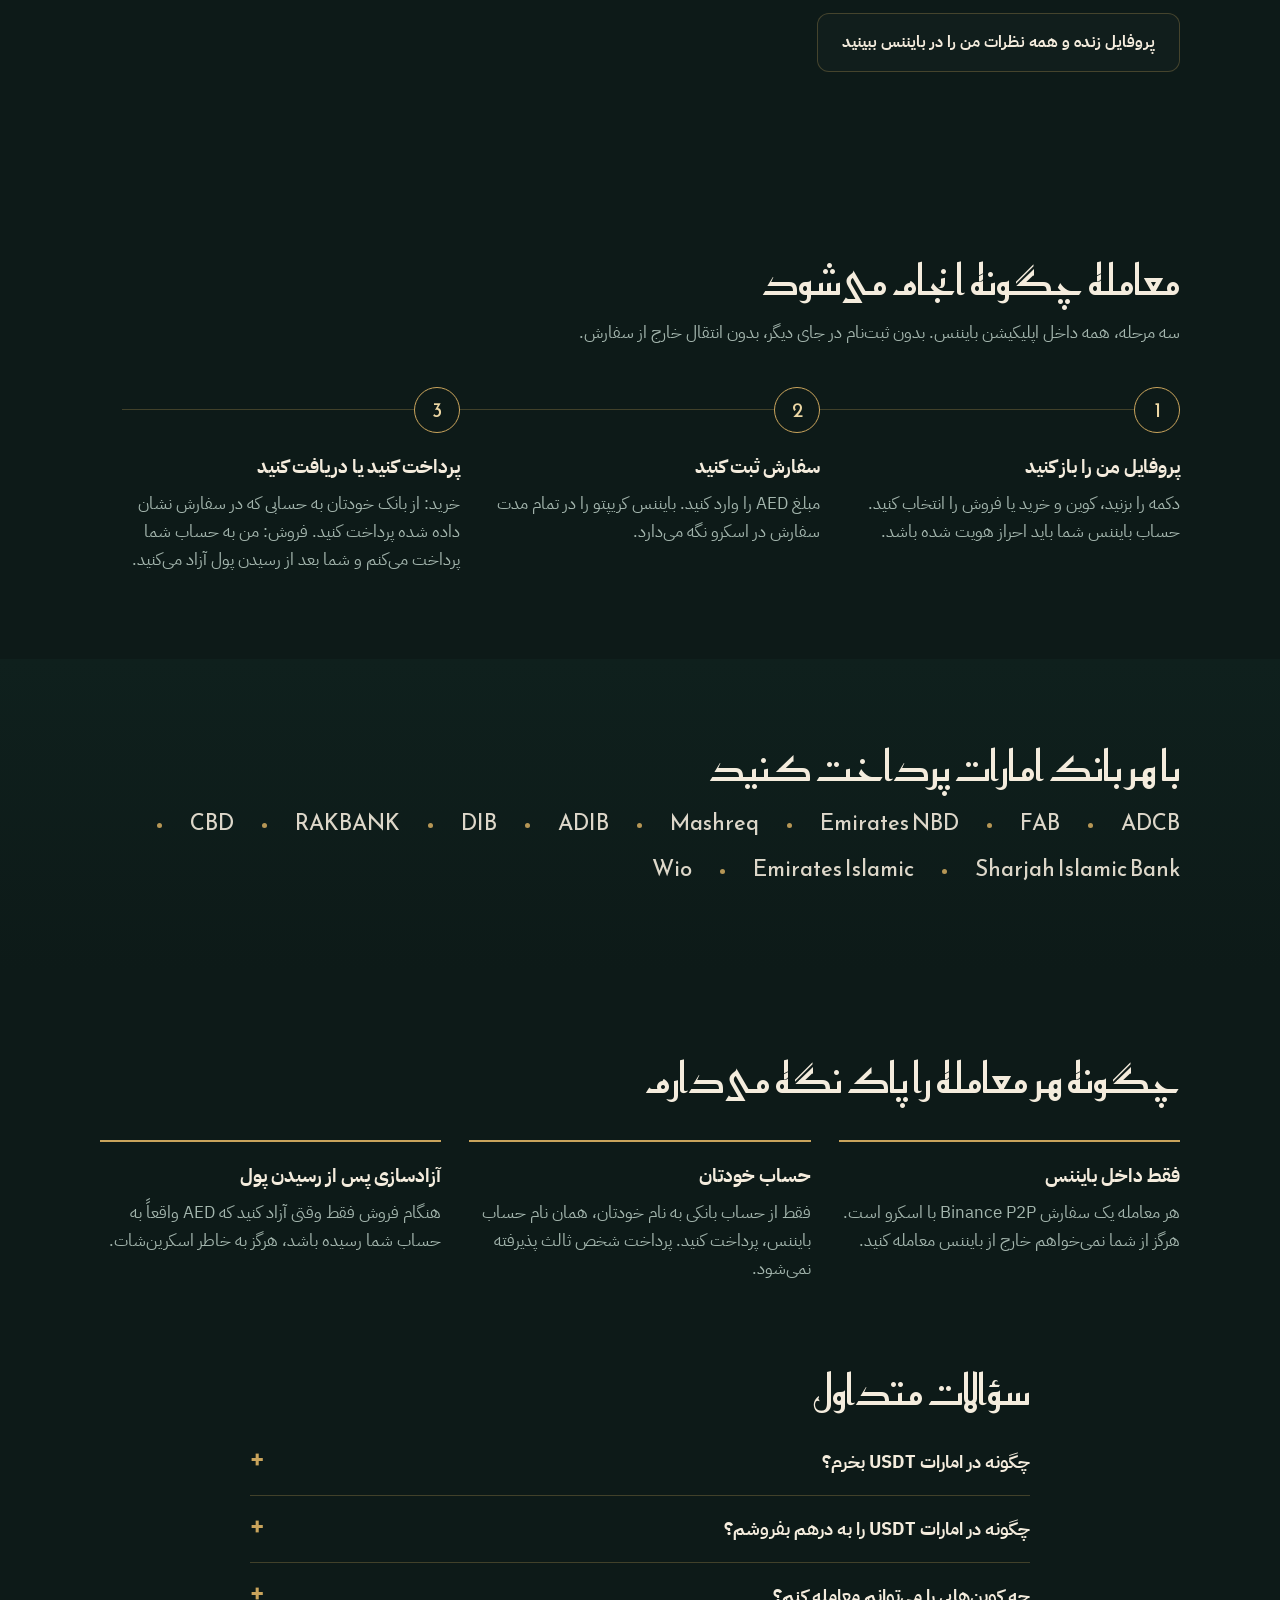
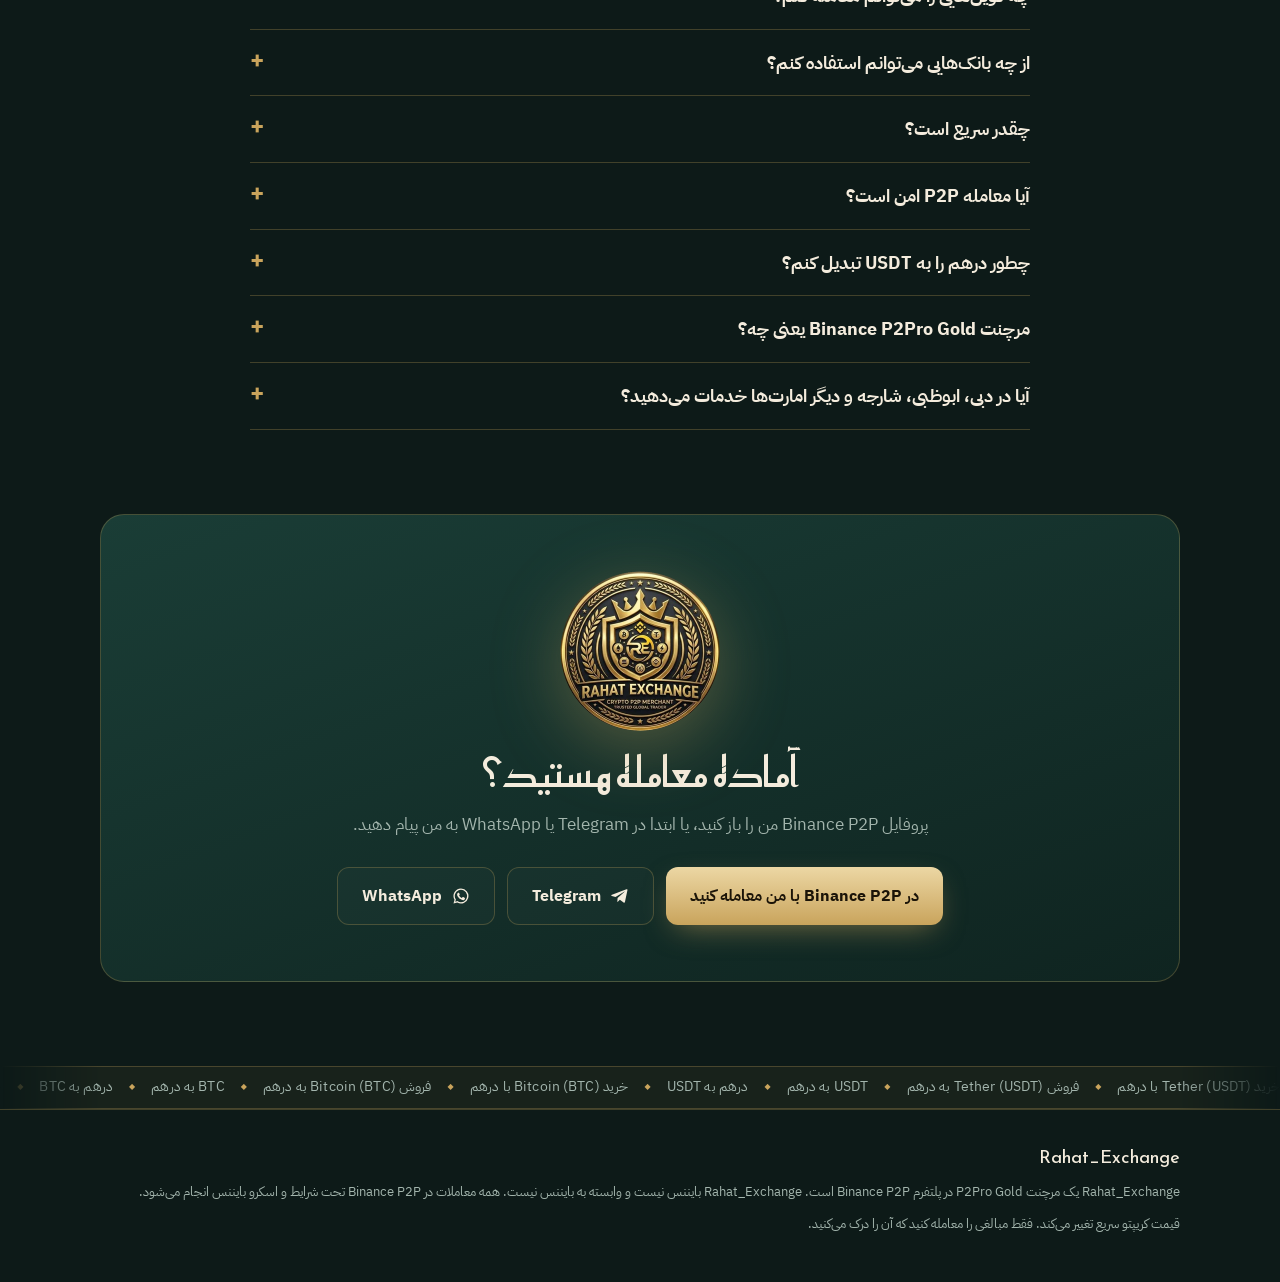
<file: fa/index.html>
<!doctype html>
<html lang="fa" dir="rtl">
<head>
<meta charset="utf-8"><meta name="viewport" content="width=device-width,initial-scale=1">
<title>Rahat_Exchange – مرچنت Binance P2Pro Gold در امارات | خرید و فروش USDT، BTC، ETH با درهم</title>
<meta name="description" content="مرچنت Binance P2Pro Gold در امارات. USDT، BTC، ETH، USDC، BNB، SOL و هر کوین Binance P2P را با درهم (AED) بخرید و بفروشید. با Rahat_Exchange در Binance P2P امارات معامله کنید. همه بانک‌های محلی امارات، اسکرو بایننس در هر سفارش.">
<link rel="canonical" href="https://rahatexchange.com/fa/">
<link rel="alternate" hreflang="en" href="https://rahatexchange.com/"><link rel="alternate" hreflang="ar" href="https://rahatexchange.com/ar/"><link rel="alternate" hreflang="hi" href="https://rahatexchange.com/hi/"><link rel="alternate" hreflang="ur" href="https://rahatexchange.com/ur/"><link rel="alternate" hreflang="bn" href="https://rahatexchange.com/bn/"><link rel="alternate" hreflang="ru" href="https://rahatexchange.com/ru/"><link rel="alternate" hreflang="zh-Hans" href="https://rahatexchange.com/zh/"><link rel="alternate" hreflang="fa" href="https://rahatexchange.com/fa/"><link rel="alternate" hreflang="fil" href="https://rahatexchange.com/fil/"><link rel="alternate" hreflang="tr" href="https://rahatexchange.com/tr/"><link rel="alternate" hreflang="fr" href="https://rahatexchange.com/fr/"><link rel="alternate" hreflang="x-default" href="https://rahatexchange.com/">
<meta property="og:title" content="Rahat_Exchange – مرچنت Binance P2Pro Gold در امارات | خرید و فروش USDT، BTC، ETH با درهم"><meta property="og:description" content="مرچنت Binance P2Pro Gold در امارات. USDT، BTC، ETH، USDC، BNB، SOL و هر کوین Binance P2P را با درهم (AED) بخرید و بفروشید. با Rahat_Exchange در Binance P2P امارات معامله کنید. همه بانک‌های محلی امارات، اسکرو بایننس در هر سفارش."><meta property="og:url" content="https://rahatexchange.com/fa/"><meta property="og:type" content="website">
<meta name="theme-color" content="#0d1a18">
<link rel="icon" type="image/png" href="/favicon.png"><link rel="apple-touch-icon" href="/apple-touch-icon.png"><meta property="og:image" content="https://rahatexchange.com/og.jpg"><link rel="x-old-icon" href="data:image/svg+xml,%3Csvg xmlns='http://www.w3.org/2000/svg' viewBox='0 0 32 32'%3E%3Ccircle cx='16' cy='16' r='15' fill='%23c9a45c'/%3E%3Ctext x='16' y='22' font-size='17' text-anchor='middle' fill='%230d1a18' font-family='Georgia'%3ER%3C/text%3E%3C/svg%3E">
<link rel="preconnect" href="https://fonts.googleapis.com"><link rel="preconnect" href="https://fonts.gstatic.com" crossorigin>
<link href="https://fonts.googleapis.com/css2?family=Marcellus&family=Manrope:wght@400;500;700&family=Reem+Kufi:wght@400;500&family=IBM+Plex+Sans+Arabic:wght@400;500;700&display=swap" rel="stylesheet">
<link rel="stylesheet" href="/style.css?v=12">
<script type="application/ld+json">{"@context": "https://schema.org", "@type": "FAQPage", "mainEntity": [{"@type": "Question", "name": "چگونه در امارات USDT بخرم؟", "acceptedAnswer": {"@type": "Answer", "text": "بایننس را باز کنید، به P2P بروید، Buy، USDT و AED را انتخاب کنید، Rahat_Exchange را انتخاب کنید، سفارش ثبت کنید و به حساب بانکی نشان داده‌شده در سفارش پرداخت کنید. پس از تأیید پرداخت، بایننس USDT را برای شما آزاد می‌کند."}}, {"@type": "Question", "name": "چگونه در امارات USDT را به درهم بفروشم؟", "acceptedAnswer": {"@type": "Answer", "text": "در Binance P2P گزینه Sell، USDT و AED را انتخاب کنید، Rahat_Exchange را انتخاب کنید و حساب بانکی امارات خود را اضافه کنید. من AED را به حساب شما واریز می‌کنم؛ پس از رسیدن پول، USDT را آزاد کنید."}}, {"@type": "Question", "name": "چه کوین‌هایی را می‌توانم معامله کنم؟", "acceptedAnswer": {"@type": "Answer", "text": "USDT، BTC، ETH، USDC، BNB، SOL، ADA، DOGE، PEPE و هر کوین دیگری که Binance P2P با AED ارائه می‌دهد."}}, {"@type": "Question", "name": "از چه بانک‌هایی می‌توانم استفاده کنم؟", "acceptedAnswer": {"@type": "Answer", "text": "همه بانک‌های محلی امارات، مانند ADCB، FAB، Emirates NBD، Mashreq، ADIB، DIB، RAKBANK، CBD، Sharjah Islamic Bank، Emirates Islamic و Wio. فقط از حساب به نام خودتان استفاده کنید."}}, {"@type": "Question", "name": "چقدر سریع است؟", "acceptedAnswer": {"@type": "Answer", "text": "پرداخت بین بانک‌های امارات معمولاً فوری است (Instant Payments تا AED 50,000)."}}, {"@type": "Question", "name": "آیا معامله P2P امن است؟", "acceptedAnswer": {"@type": "Answer", "text": "در Binance P2P کریپتو در طول سفارش در اسکرو بایننس می‌ماند. فقط داخل سفارش معامله کنید، فقط به حساب نشان داده‌شده در آن پرداخت کنید و هرگز پیش از رسیدن پول به حساب‌تان آزاد نکنید."}}, {"@type": "Question", "name": "چطور درهم را به USDT تبدیل کنم؟", "acceptedAnswer": {"@type": "Answer", "text": "Binance را باز کنید، به P2P بروید، خرید، USDT و AED را انتخاب کنید، Rahat_Exchange را برگزینید و مبلغ را به درهم وارد کنید. از حساب بانکی خودتان در امارات به حساب نمایش‌داده‌شده در سفارش پرداخت کنید. پس از تأیید پرداخت، USDT فوراً به کیف پول Binance شما آزاد می‌شود."}}, {"@type": "Question", "name": "مرچنت Binance P2Pro Gold یعنی چه؟", "acceptedAnswer": {"@type": "Answer", "text": "P2Pro برنامه Binance برای مرچنت‌های حرفه‌ای P2P است و Gold یکی از سطح‌های بالای آن است. Rahat_Exchange در Binance P2P به‌عنوان مرچنت P2Pro Gold معامله می‌کند."}}, {"@type": "Question", "name": "آیا در دبی، ابوظبی، شارجه و دیگر امارت‌ها خدمات می‌دهید؟", "acceptedAnswer": {"@type": "Answer", "text": "بله، در سراسر امارات. همه‌چیز داخل سفارش Binance و با انتقال بانکی انجام می‌شود، پس از دبی، ابوظبی، شارجه، عجمان یا هر امارت دیگری یکسان است."}}]}</script>
<script type="application/ld+json" id="biz">{"@context": "https://schema.org", "@type": "FinancialService", "@id": "https://rahatexchange.com/#business", "name": "Rahat_Exchange", "alternateName": ["Rahat Exchange", "RahatExchange"], "description": "Binance P2Pro Gold merchant in the UAE. Buy and sell USDT, BTC, ETH, USDC, BNB, SOL and every Binance P2P coin with AED by bank transfer from any UAE bank.", "url": "https://rahatexchange.com/", "logo": "https://rahatexchange.com/favicon.png", "image": "https://rahatexchange.com/og.jpg", "telephone": "+971508286860", "address": {"@type": "PostalAddress", "streetAddress": "Nad Al Sheba 1", "addressLocality": "Dubai", "addressRegion": "Dubai", "addressCountry": "AE"}, "areaServed": [{"@type": "Country", "name": "United Arab Emirates"}, {"@type": "City", "name": "Dubai"}, {"@type": "City", "name": "Abu Dhabi"}, {"@type": "City", "name": "Sharjah"}, {"@type": "City", "name": "Ajman"}], "currenciesAccepted": "AED", "paymentAccepted": "Bank transfer", "knowsLanguage": ["en", "ar", "hi", "ur", "bn", "ru", "zh", "fa", "fil", "tr", "fr"], "sameAs": ["https://t.me/Rahat_Exchange", "https://wa.me/971508286860"], "makesOffer": [{"@type": "Offer", "itemOffered": {"@type": "Service", "name": "Buy and sell USDT with AED"}}, {"@type": "Offer", "itemOffered": {"@type": "Service", "name": "Buy and sell Bitcoin (BTC) with AED"}}, {"@type": "Offer", "itemOffered": {"@type": "Service", "name": "Buy and sell Ethereum (ETH) with AED"}}, {"@type": "Offer", "itemOffered": {"@type": "Service", "name": "Buy and sell USDC with AED"}}, {"@type": "Offer", "itemOffered": {"@type": "Service", "name": "Buy and sell BNB with AED"}}, {"@type": "Offer", "itemOffered": {"@type": "Service", "name": "Buy and sell Solana (SOL) with AED"}}], "inLanguage": "fa"}</script></head>
<body>
<header><div class="wrap"><a class="logo" href="/fa/"><img src="/logo-96.png" width="40" height="40" alt="">Rahat_Exchange</a><details class="langs"><summary aria-label="زبان"><svg viewBox="0 0 24 24" width="16" height="16" fill="none" stroke="currentColor" stroke-width="1.8" aria-hidden="true"><circle cx="12" cy="12" r="9"/><path d="M3 12h18M12 3c2.5 2.6 3.8 5.6 3.8 9s-1.3 6.4-3.8 9c-2.5-2.6-3.8-5.6-3.8-9S9.5 5.6 12 3z"/></svg>فارسی</summary><div class="langlist"><a href="/" hreflang="en" lang="en">English</a><a href="/ar/" hreflang="ar" lang="ar">العربية</a><a href="/hi/" hreflang="hi" lang="hi">हिन्दी</a><a href="/ur/" hreflang="ur" lang="ur">اردو</a><a href="/bn/" hreflang="bn" lang="bn">বাংলা</a><a href="/ru/" hreflang="ru" lang="ru">Русский</a><a href="/zh/" hreflang="zh-Hans" lang="zh">中文</a><a href="/fa/" hreflang="fa" lang="fa" aria-current="page">فارسی</a><a href="/fil/" hreflang="fil" lang="fil">Filipino</a><a href="/tr/" hreflang="tr" lang="tr">Türkçe</a><a href="/fr/" hreflang="fr" lang="fr">Français</a></div></details></div></header><div class="tick" data-tick="top" role="region" aria-label="آنچه معامله می‌کنم"><ul class="tick-run"><li>مرچنت Binance P2Pro Gold در امارات</li><li>مرچنت P2Pro Gold در دبی</li><li>مرچنت تأییدشده Binance در امارات</li><li>مرچنت P2Pro مطمئن با درهم</li><li>خرید USDT با درهم</li><li>فروش USDT به درهم</li><li>درهم به USDT</li><li>USDT به درهم</li><li>ارز دیجیتال به درهم</li><li>درهم به ارز دیجیتال</li><li>Binance P2P امارات</li><li>P2P ارز دیجیتال دبی</li><li>فروش USDT در دبی</li><li>خرید USDT در دبی</li><li>USDT ابوظبی</li><li>USDT شارجه</li><li>نقد کردن ارز دیجیتال در امارات</li><li>تبدیل USDT به درهم</li><li>تتر به درهم</li><li>قیمت امروز USDT به درهم</li><li>فروشنده مطمئن USDT در امارات</li><li>خریدار مطمئن USDT در امارات</li><li>صرافی ارز دیجیتال امارات</li><li>USDT با انتقال بانکی امارات</li><li>USDT فوری امارات</li><li>مرچنت Binance P2P در امارات</li></ul><ul class="tick-run" aria-hidden="true"><li>مرچنت Binance P2Pro Gold در امارات</li><li>مرچنت P2Pro Gold در دبی</li><li>مرچنت تأییدشده Binance در امارات</li><li>مرچنت P2Pro مطمئن با درهم</li><li>خرید USDT با درهم</li><li>فروش USDT به درهم</li><li>درهم به USDT</li><li>USDT به درهم</li><li>ارز دیجیتال به درهم</li><li>درهم به ارز دیجیتال</li><li>Binance P2P امارات</li><li>P2P ارز دیجیتال دبی</li><li>فروش USDT در دبی</li><li>خرید USDT در دبی</li><li>USDT ابوظبی</li><li>USDT شارجه</li><li>نقد کردن ارز دیجیتال در امارات</li><li>تبدیل USDT به درهم</li><li>تتر به درهم</li><li>قیمت امروز USDT به درهم</li><li>فروشنده مطمئن USDT در امارات</li><li>خریدار مطمئن USDT در امارات</li><li>صرافی ارز دیجیتال امارات</li><li>USDT با انتقال بانکی امارات</li><li>USDT فوری امارات</li><li>مرچنت Binance P2P در امارات</li></ul></div>
<main>
<section class="hero guilloche-wrap"><div class="wrap">
<div>
<img class="medal" src="/logo-320.webp" width="132" height="132" alt="لوگوی Rahat_Exchange">
<h1>خرید و فروش کریپتو با درهم، به روش امن.</h1>
<p class="lead">Rahat_Exchange یک مرچنت P2Pro Gold در Binance P2P امارات است. شما USDT، BTC، ETH و هر کوین AED را داخل بایننس با من معامله می‌کنید و از طریق بانک خودتان در امارات پرداخت می‌کنید یا پول دریافت می‌کنید.</p>
<div class="btns"><a class="btn main" href="https://app.binance.com/en/qr/dplk3e41a10d1a224a149f23cb0c641a0869" rel="nofollow noopener" target="_blank">در Binance P2P با من معامله کنید</a><a class="btn ghost" href="https://t.me/Rahat_Exchange" rel="noopener" target="_blank"><svg viewBox="0 0 24 24" fill="currentColor" aria-hidden="true"><path d="M21.9 4.3 18.6 20c-.2 1-.9 1.3-1.8.8l-5-3.7-2.4 2.3c-.3.3-.5.5-1 .5l.4-5.1 9.3-8.4c.4-.4-.1-.6-.6-.2L6 13.4 1.1 11.9c-1-.3-1.1-1 .2-1.5L20.6 3c.9-.3 1.6.2 1.3 1.3z"/></svg>Telegram</a><a class="btn ghost" href="https://wa.me/971508286860" rel="noopener" target="_blank"><svg viewBox="0 0 24 24" fill="currentColor" aria-hidden="true"><path d="M12 2a10 10 0 0 0-8.6 15.1L2 22l5-1.3A10 10 0 1 0 12 2zm0 18.2c-1.5 0-3-.4-4.3-1.2l-.3-.2-3 .8.8-2.9-.2-.3A8.2 8.2 0 1 1 12 20.2zm4.5-6.1c-.2-.1-1.5-.7-1.7-.8s-.4-.1-.6.1-.7.8-.8 1-.3.2-.5.1a6.7 6.7 0 0 1-3.3-2.9c-.3-.4.2-.4.7-1.3.1-.2 0-.3 0-.4l-.8-1.8c-.2-.5-.4-.4-.6-.4h-.5c-.2 0-.5.1-.7.3a2.9 2.9 0 0 0-.9 2.2 5 5 0 0 0 1.1 2.7 11.6 11.6 0 0 0 4.4 3.9c1.6.7 2.3.8 3.1.7.5-.1 1.5-.6 1.7-1.2s.2-1.1.2-1.2-.2-.2-.4-.3z"/></svg>WhatsApp</a></div>
<div class="coins"><span class="coin">USDT</span><span class="coin">BTC</span><span class="coin">ETH</span><span class="coin">USDC</span><span class="coin">BNB</span><span class="coin">SOL</span><span class="coin">ADA</span><span class="coin">DOGE</span><span class="coin">PEPE</span><span class="coin more">و هر کوین با AED در Binance P2P</span></div>
</div>
<div class="ticket guilloche" aria-label="مثال: شما USDT می‌خرید">
<div class="top"><div class="who">مثال: شما USDT می‌خرید<small>سفارش در Binance P2P</small></div><div class="amt">AED 10,000<small>پرداخت با انتقال بانکی</small></div></div>
<ol class="steps"><li class="on"><span class="dot">1</span><div><b>سفارش ثبت شد</b><span>بایننس USDT را در اسکرو قفل می‌کند</span></div></li><li class="on"><span class="dot">2</span><div><b>شما از بانک خودتان پرداخت می‌کنید</b><span>انتقال فوری از هر بانک امارات</span></div></li><li class="on"><span class="dot">3</span><div><b>USDT برای شما آزاد شد</b><span>مستقیم به کیف پول بایننس شما</span></div></li></ol>
<div class="foot">هر مرحله داخل سفارش بایننس انجام می‌شود. تا تأیید پرداخت، کریپتو از اسکرو خارج نمی‌شود.</div>
</div>
</div></section>
<div class="facts"><div class="wrap"><div class="fact"><h3>اسکرو بایننس</h3><p>کریپتوی شما در هر سفارش توسط بایننس محافظت می‌شود.</p></div><div class="fact"><h3>همه بانک‌های امارات</h3><p>ADCB، FAB، Emirates NBD، Mashreq، ADIB، DIB، Wio و بیشتر.</p></div><div class="fact"><h3>همه کوین‌های AED</h3><p>USDT، BTC، ETH، USDC، BNB، SOL و بقیه کوین‌های Binance P2P.</p></div></div></div>
<section class="block finder" id="finder" hidden></section><section class="block myads" id="ads" hidden></section><section class="block proof" id="live" data-lang="fa" data-now="همین الان به‌روز شد" data-ago="{m} دقیقه پیش به‌روز شد"><div class="wrap"><div class="livehead"><h2>زنده از بایننس</h2><span class="live" hidden><i></i>زنده</span></div><p class="sub">سابقه من، با هر معامله به‌روز می‌شود.</p><div class="lboxes"><div class="lbox" data-k="customers"><strong><span class="n">777</span></strong><b>مشتری راضی</b><span class="d">traders I have served</span></div><div class="lbox" data-k="trades"><strong><span class="n">1,214</span></strong><b>معامله تکمیل‌شده</b><span class="d">581 buy · 633 sell</span></div><div class="lbox" data-k="month" hidden><strong><span class="n"></span></strong><b>معاملات این ماه</b><span class="d">in the last 30 days</span></div><div class="lbox" data-k="positive"><strong><span class="n">100%</span></strong><b>بازخورد مثبت</b><span class="d">from 127 customer reviews</span></div><div class="lbox" data-k="completion" hidden><strong><span class="n">100%</span></strong><b>نرخ تکمیل</b><span class="d">orders completed in 30 days</span></div><div class="lbox" data-k="pay_min"><strong><span class="n">2.6</span><small>دقیقه</small></strong><b>پرداخت سریع</b><span class="d">my average time to pay</span></div><div class="lbox" data-k="release_min" hidden><strong><span class="n"></span><small>دقیقه</small></strong><b>آزادسازی سریع</b><span class="d">my average time to release</span></div><div class="lbox" data-k="repeat" hidden><strong><span class="n"></span></strong><b>معاملات مشتریان بازگشته</b><span class="d">customers who came back</span></div></div><p class="upd">مستقیم از پروفایل Binance P2P من<span class="ago"></span></p><p style="margin-top:22px"><a class="btn ghost" href="https://app.binance.com/en/qr/dplk3e41a10d1a224a149f23cb0c641a0869" rel="nofollow noopener" target="_blank">پروفایل زنده و همه نظرات من را در بایننس ببینید</a></p></div></section>
<section class="block"><div class="wrap"><h2>معامله چگونه انجام می‌شود</h2><p class="sub">سه مرحله، همه داخل اپلیکیشن بایننس. بدون ثبت‌نام در جای دیگر، بدون انتقال خارج از سفارش.</p>
<div class="path"><div><h3>پروفایل من را باز کنید</h3><p>دکمه را بزنید، کوین و خرید یا فروش را انتخاب کنید. حساب بایننس شما باید احراز هویت شده باشد.</p></div><div><h3>سفارش ثبت کنید</h3><p>مبلغ AED را وارد کنید. بایننس کریپتو را در تمام مدت سفارش در اسکرو نگه می‌دارد.</p></div><div><h3>پرداخت کنید یا دریافت کنید</h3><p>خرید: از بانک خودتان به حسابی که در سفارش نشان داده شده پرداخت کنید. فروش: من به حساب شما پرداخت می‌کنم و شما بعد از رسیدن پول آزاد می‌کنید.</p></div></div></div></section>
<section class="block banks"><div class="wrap"><h2>با هر بانک امارات پرداخت کنید</h2><div class="banklist"><span>ADCB</span><span>FAB</span><span>Emirates NBD</span><span>Mashreq</span><span>ADIB</span><span>DIB</span><span>RAKBANK</span><span>CBD</span><span>Sharjah Islamic Bank</span><span>Emirates Islamic</span><span>Wio</span></div></div></section>
<section class="block"><div class="wrap"><h2>چگونه هر معامله را پاک نگه می‌دارم</h2><div class="rules" style="margin-top:36px"><div class="rule"><h3>فقط داخل بایننس</h3><p>هر معامله یک سفارش Binance P2P با اسکرو است. هرگز از شما نمی‌خواهم خارج از بایننس معامله کنید.</p></div><div class="rule"><h3>حساب خودتان</h3><p>فقط از حساب بانکی به نام خودتان، همان نام حساب بایننس، پرداخت کنید. پرداخت شخص ثالث پذیرفته نمی‌شود.</p></div><div class="rule"><h3>آزادسازی پس از رسیدن پول</h3><p>هنگام فروش فقط وقتی آزاد کنید که AED واقعاً به حساب شما رسیده باشد، هرگز به خاطر اسکرین‌شات.</p></div></div></div></section>
<section class="block" style="padding-top:0"><div class="wrap faq"><h2>سؤالات متداول</h2><details><summary>چگونه در امارات USDT بخرم؟</summary><p>بایننس را باز کنید، به P2P بروید، Buy، USDT و AED را انتخاب کنید، Rahat_Exchange را انتخاب کنید، سفارش ثبت کنید و به حساب بانکی نشان داده‌شده در سفارش پرداخت کنید. پس از تأیید پرداخت، بایننس USDT را برای شما آزاد می‌کند.</p></details><details><summary>چگونه در امارات USDT را به درهم بفروشم؟</summary><p>در Binance P2P گزینه Sell، USDT و AED را انتخاب کنید، Rahat_Exchange را انتخاب کنید و حساب بانکی امارات خود را اضافه کنید. من AED را به حساب شما واریز می‌کنم؛ پس از رسیدن پول، USDT را آزاد کنید.</p></details><details><summary>چه کوین‌هایی را می‌توانم معامله کنم؟</summary><p>USDT، BTC، ETH، USDC، BNB، SOL، ADA، DOGE، PEPE و هر کوین دیگری که Binance P2P با AED ارائه می‌دهد.</p></details><details><summary>از چه بانک‌هایی می‌توانم استفاده کنم؟</summary><p>همه بانک‌های محلی امارات، مانند ADCB، FAB، Emirates NBD، Mashreq، ADIB، DIB، RAKBANK، CBD، Sharjah Islamic Bank، Emirates Islamic و Wio. فقط از حساب به نام خودتان استفاده کنید.</p></details><details><summary>چقدر سریع است؟</summary><p>پرداخت بین بانک‌های امارات معمولاً فوری است (Instant Payments تا AED 50,000).</p></details><details><summary>آیا معامله P2P امن است؟</summary><p>در Binance P2P کریپتو در طول سفارش در اسکرو بایننس می‌ماند. فقط داخل سفارش معامله کنید، فقط به حساب نشان داده‌شده در آن پرداخت کنید و هرگز پیش از رسیدن پول به حساب‌تان آزاد نکنید.</p></details><details><summary>چطور درهم را به USDT تبدیل کنم؟</summary><p>Binance را باز کنید، به P2P بروید، خرید، USDT و AED را انتخاب کنید، Rahat_Exchange را برگزینید و مبلغ را به درهم وارد کنید. از حساب بانکی خودتان در امارات به حساب نمایش‌داده‌شده در سفارش پرداخت کنید. پس از تأیید پرداخت، USDT فوراً به کیف پول Binance شما آزاد می‌شود.</p></details><details><summary>مرچنت Binance P2Pro Gold یعنی چه؟</summary><p>P2Pro برنامه Binance برای مرچنت‌های حرفه‌ای P2P است و Gold یکی از سطح‌های بالای آن است. Rahat_Exchange در Binance P2P به‌عنوان مرچنت P2Pro Gold معامله می‌کند.</p></details><details><summary>آیا در دبی، ابوظبی، شارجه و دیگر امارت‌ها خدمات می‌دهید؟</summary><p>بله، در سراسر امارات. همه‌چیز داخل سفارش Binance و با انتقال بانکی انجام می‌شود، پس از دبی، ابوظبی، شارجه، عجمان یا هر امارت دیگری یکسان است.</p></details></div></section>
<section class="block" style="padding-top:0"><div class="wrap"><div class="contact guilloche"><img class="medal big" src="/logo-320.webp" width="160" height="160" alt=""><h2>آماده معامله هستید؟</h2><p class="sub" style="margin:0 auto 28px">پروفایل Binance P2P من را باز کنید، یا ابتدا در Telegram یا WhatsApp به من پیام دهید.</p><div class="btns"><a class="btn main" href="https://app.binance.com/en/qr/dplk3e41a10d1a224a149f23cb0c641a0869" rel="nofollow noopener" target="_blank">در Binance P2P با من معامله کنید</a><a class="btn ghost" href="https://t.me/Rahat_Exchange" rel="noopener" target="_blank"><svg viewBox="0 0 24 24" fill="currentColor" aria-hidden="true"><path d="M21.9 4.3 18.6 20c-.2 1-.9 1.3-1.8.8l-5-3.7-2.4 2.3c-.3.3-.5.5-1 .5l.4-5.1 9.3-8.4c.4-.4-.1-.6-.6-.2L6 13.4 1.1 11.9c-1-.3-1.1-1 .2-1.5L20.6 3c.9-.3 1.6.2 1.3 1.3z"/></svg>Telegram</a><a class="btn ghost" href="https://wa.me/971508286860" rel="noopener" target="_blank"><svg viewBox="0 0 24 24" fill="currentColor" aria-hidden="true"><path d="M12 2a10 10 0 0 0-8.6 15.1L2 22l5-1.3A10 10 0 1 0 12 2zm0 18.2c-1.5 0-3-.4-4.3-1.2l-.3-.2-3 .8.8-2.9-.2-.3A8.2 8.2 0 1 1 12 20.2zm4.5-6.1c-.2-.1-1.5-.7-1.7-.8s-.4-.1-.6.1-.7.8-.8 1-.3.2-.5.1a6.7 6.7 0 0 1-3.3-2.9c-.3-.4.2-.4.7-1.3.1-.2 0-.3 0-.4l-.8-1.8c-.2-.5-.4-.4-.6-.4h-.5c-.2 0-.5.1-.7.3a2.9 2.9 0 0 0-.9 2.2 5 5 0 0 0 1.1 2.7 11.6 11.6 0 0 0 4.4 3.9c1.6.7 2.3.8 3.1.7.5-.1 1.5-.6 1.7-1.2s.2-1.1.2-1.2-.2-.2-.4-.3z"/></svg>WhatsApp</a></div></div></div></section>
</main>
<div class="tick rev" data-tick="bottom" role="region" aria-label="آنچه معامله می‌کنم"><ul class="tick-run"><li>خرید Tether (USDT) با درهم</li><li>فروش Tether (USDT) به درهم</li><li>USDT به درهم</li><li>درهم به USDT</li><li>خرید Bitcoin (BTC) با درهم</li><li>فروش Bitcoin (BTC) به درهم</li><li>BTC به درهم</li><li>درهم به BTC</li><li>خرید Ethereum (ETH) با درهم</li><li>فروش Ethereum (ETH) به درهم</li><li>ETH به درهم</li><li>درهم به ETH</li><li>خرید USD Coin (USDC) با درهم</li><li>فروش USD Coin (USDC) به درهم</li><li>USDC به درهم</li><li>درهم به USDC</li><li>خرید BNB با درهم</li><li>فروش BNB به درهم</li><li>BNB به درهم</li><li>درهم به BNB</li><li>خرید Solana (SOL) با درهم</li><li>فروش Solana (SOL) به درهم</li><li>SOL به درهم</li><li>درهم به SOL</li><li>خرید Cardano (ADA) با درهم</li><li>فروش Cardano (ADA) به درهم</li><li>ADA به درهم</li><li>درهم به ADA</li><li>خرید Dogecoin (DOGE) با درهم</li><li>فروش Dogecoin (DOGE) به درهم</li><li>DOGE به درهم</li><li>درهم به DOGE</li><li>خرید Pepe (PEPE) با درهم</li><li>فروش Pepe (PEPE) به درهم</li><li>PEPE به درهم</li><li>درهم به PEPE</li><li>خرید XRP با درهم</li><li>فروش XRP به درهم</li><li>XRP به درهم</li><li>درهم به XRP</li><li>خرید First Digital USD (FDUSD) با درهم</li><li>فروش First Digital USD (FDUSD) به درهم</li><li>FDUSD به درهم</li><li>درهم به FDUSD</li></ul><ul class="tick-run" aria-hidden="true"><li>خرید Tether (USDT) با درهم</li><li>فروش Tether (USDT) به درهم</li><li>USDT به درهم</li><li>درهم به USDT</li><li>خرید Bitcoin (BTC) با درهم</li><li>فروش Bitcoin (BTC) به درهم</li><li>BTC به درهم</li><li>درهم به BTC</li><li>خرید Ethereum (ETH) با درهم</li><li>فروش Ethereum (ETH) به درهم</li><li>ETH به درهم</li><li>درهم به ETH</li><li>خرید USD Coin (USDC) با درهم</li><li>فروش USD Coin (USDC) به درهم</li><li>USDC به درهم</li><li>درهم به USDC</li><li>خرید BNB با درهم</li><li>فروش BNB به درهم</li><li>BNB به درهم</li><li>درهم به BNB</li><li>خرید Solana (SOL) با درهم</li><li>فروش Solana (SOL) به درهم</li><li>SOL به درهم</li><li>درهم به SOL</li><li>خرید Cardano (ADA) با درهم</li><li>فروش Cardano (ADA) به درهم</li><li>ADA به درهم</li><li>درهم به ADA</li><li>خرید Dogecoin (DOGE) با درهم</li><li>فروش Dogecoin (DOGE) به درهم</li><li>DOGE به درهم</li><li>درهم به DOGE</li><li>خرید Pepe (PEPE) با درهم</li><li>فروش Pepe (PEPE) به درهم</li><li>PEPE به درهم</li><li>درهم به PEPE</li><li>خرید XRP با درهم</li><li>فروش XRP به درهم</li><li>XRP به درهم</li><li>درهم به XRP</li><li>خرید First Digital USD (FDUSD) با درهم</li><li>فروش First Digital USD (FDUSD) به درهم</li><li>FDUSD به درهم</li><li>درهم به FDUSD</li></ul></div><footer><div class="wrap"><b>Rahat_Exchange</b><span>Rahat_Exchange یک مرچنت P2Pro Gold در پلتفرم Binance P2P است. Rahat_Exchange بایننس نیست و وابسته به بایننس نیست. همه معاملات در Binance P2P تحت شرایط و اسکرو بایننس انجام می‌شود.</span><span>قیمت کریپتو سریع تغییر می‌کند. فقط مبالغی را معامله کنید که آن را درک می‌کنید.</span></div></footer>
<script>
(function(){if(matchMedia('(prefers-reduced-motion: reduce)').matches)return;var li=document.querySelectorAll('.steps li');li.forEach(function(e){e.classList.remove('on')});li.forEach(function(e,i){setTimeout(function(){e.classList.add('on')},500+i*900)});})();
</script>
<script src="/finder.js?v=11" defer></script><script src="/live.js?v=11" defer></script>
</body>
</html>
</file>
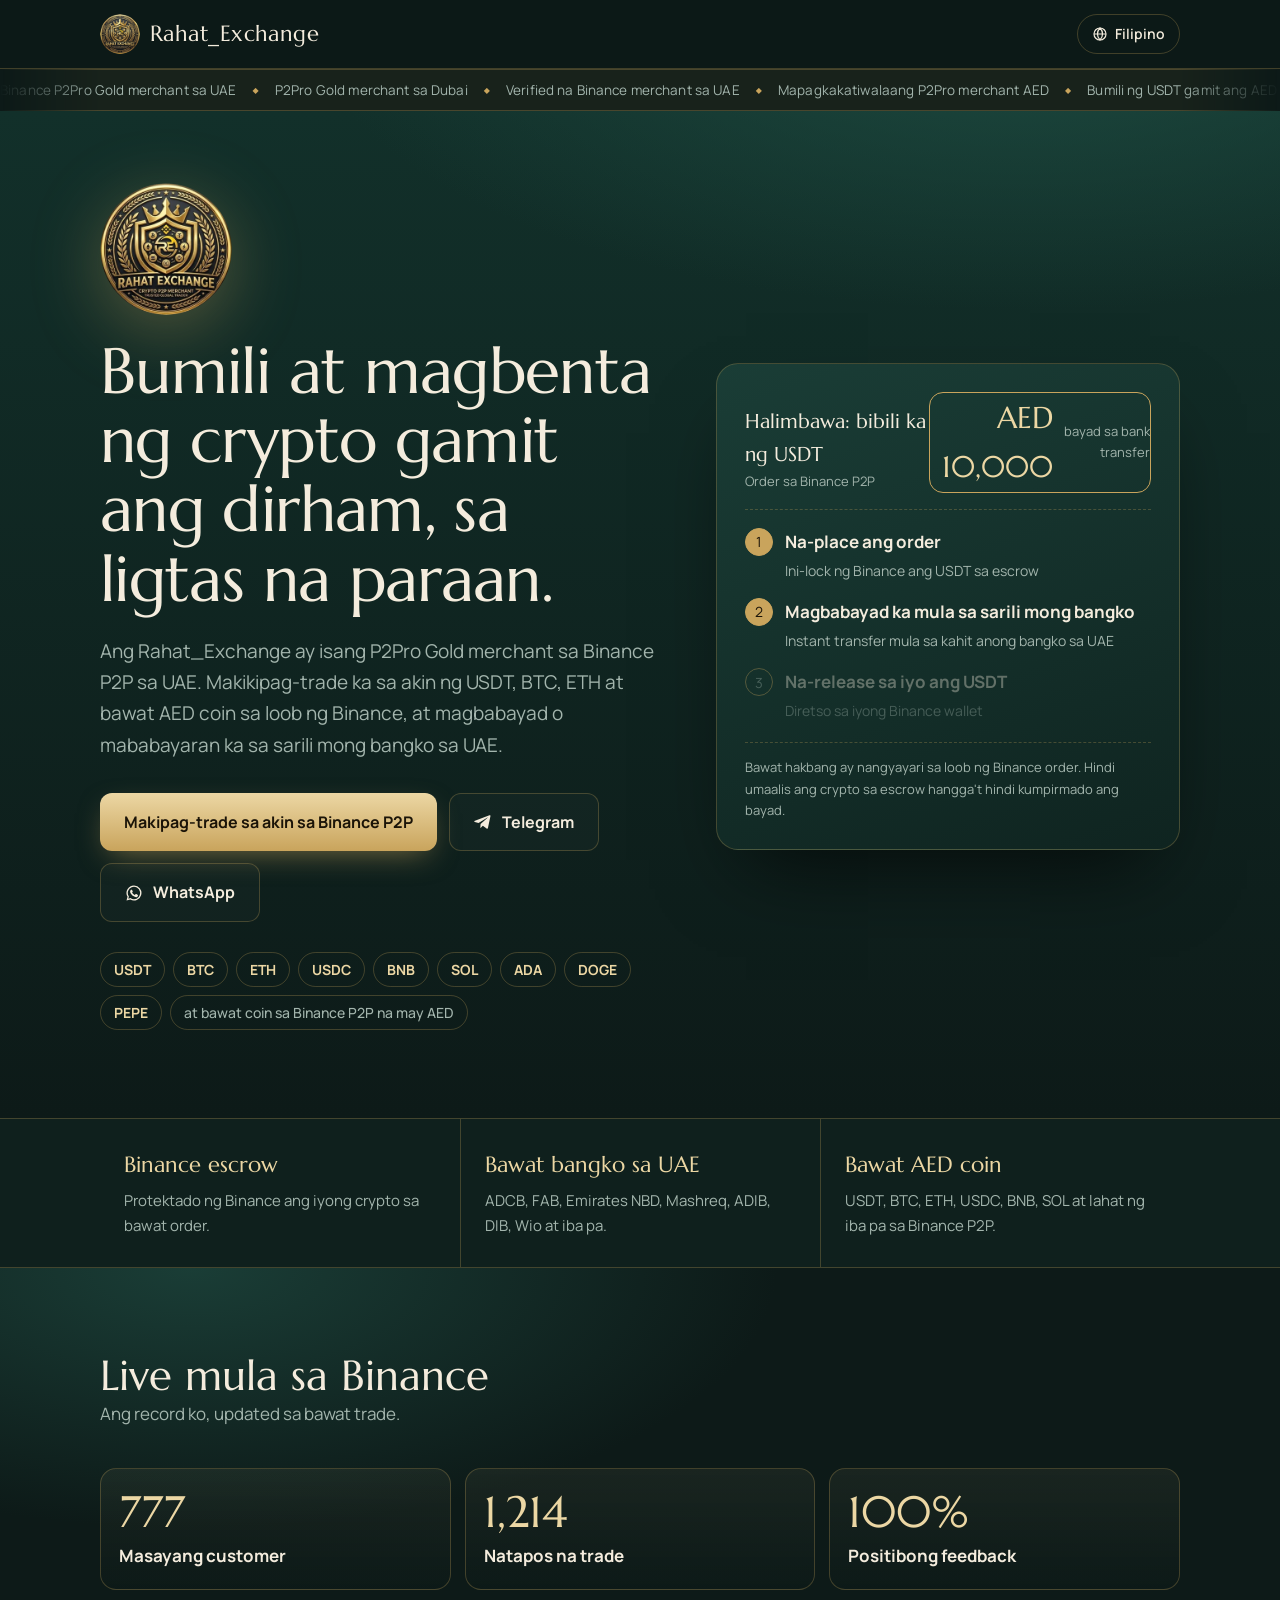
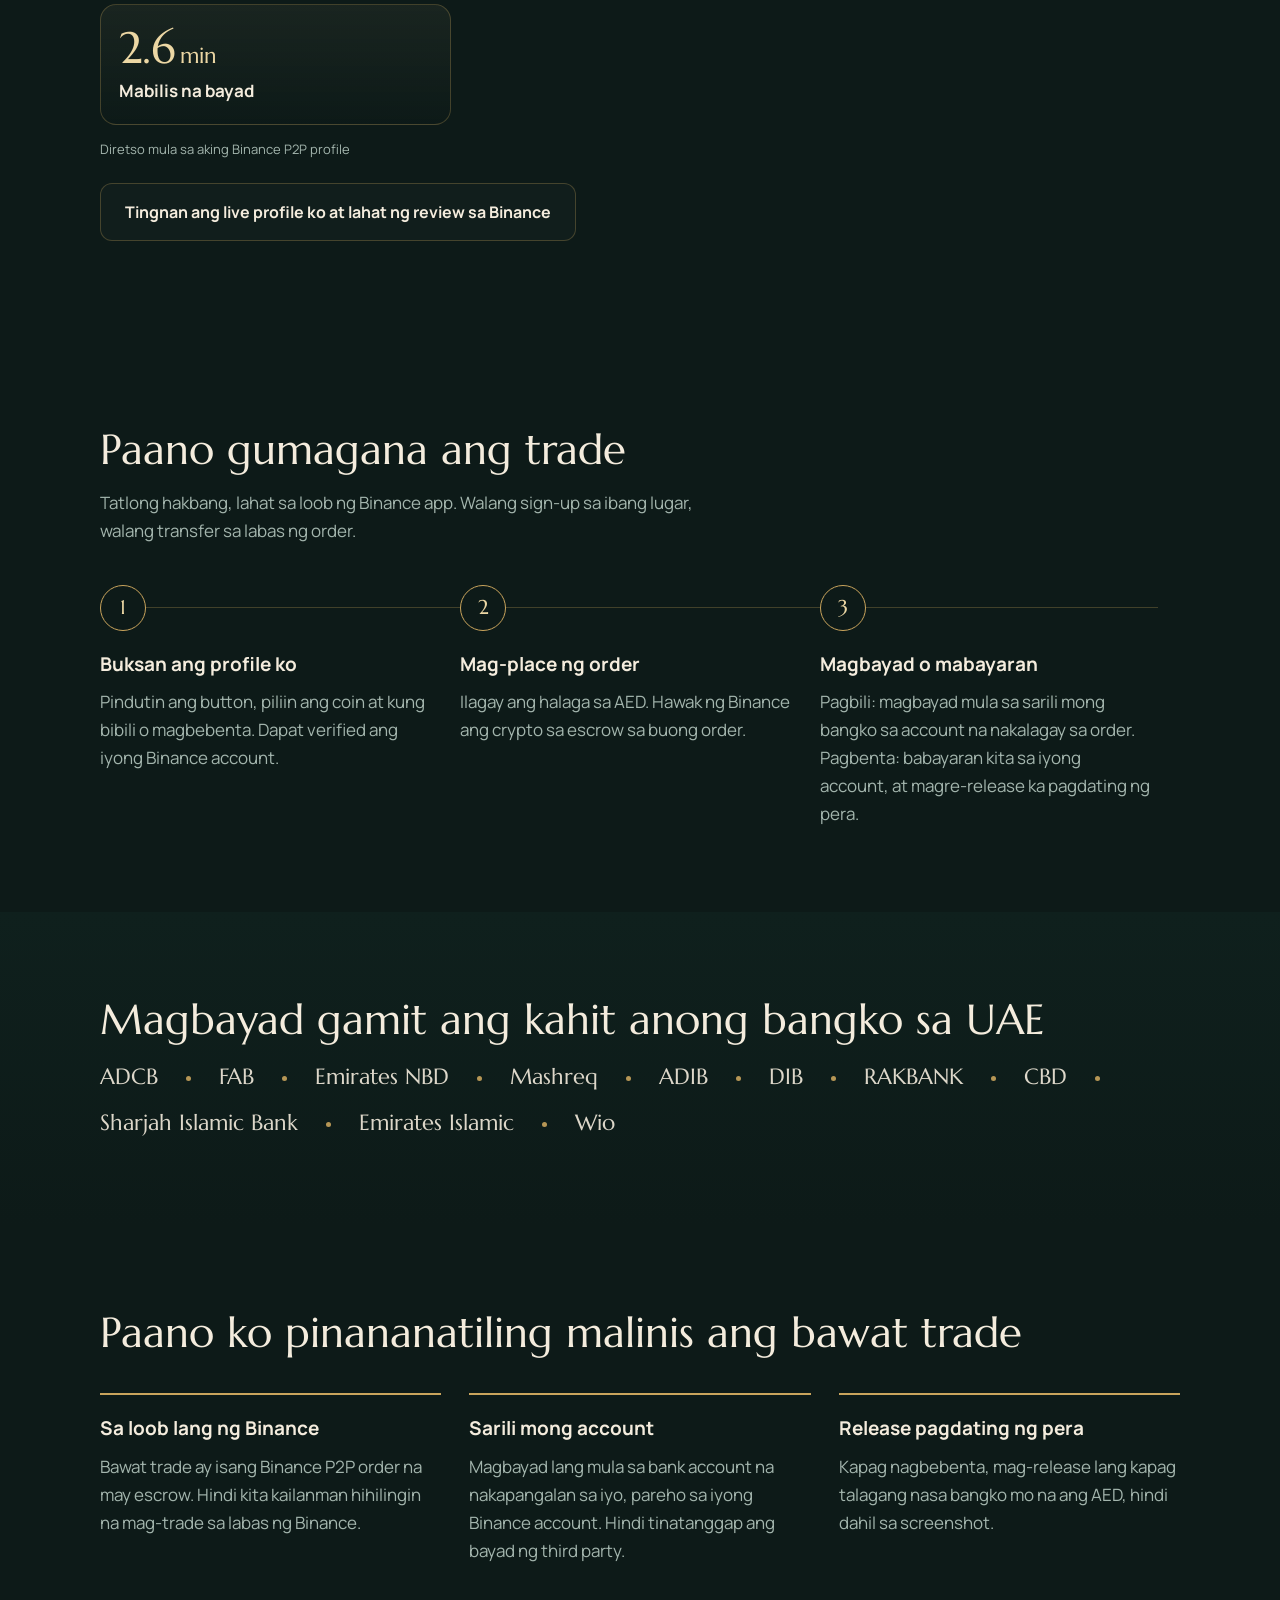
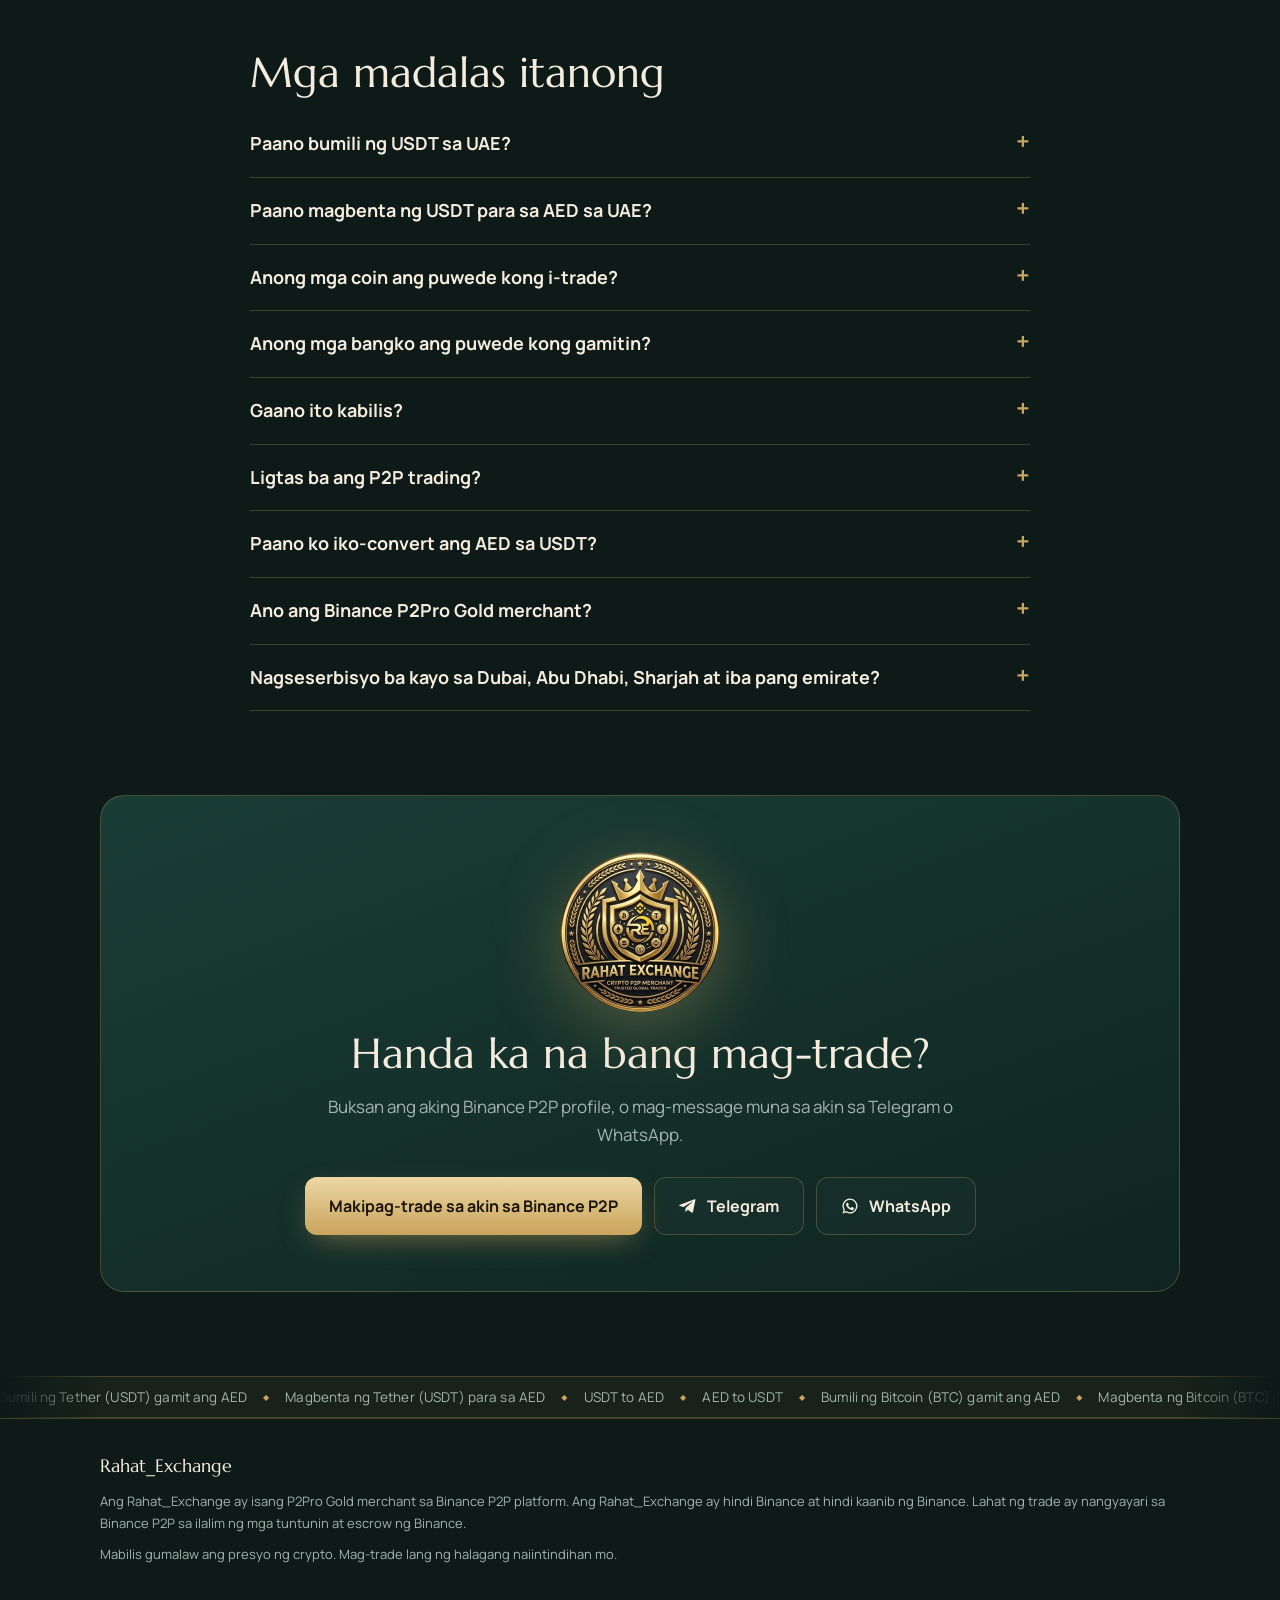
<file: fil/index.html>
<!doctype html>
<html lang="fil" dir="ltr">
<head>
<meta charset="utf-8"><meta name="viewport" content="width=device-width,initial-scale=1">
<title>Rahat_Exchange – Binance P2Pro Gold Merchant sa UAE | Bumili at Magbenta ng USDT, BTC, ETH gamit ang AED</title>
<meta name="description" content="Binance P2Pro Gold merchant sa UAE. Bumili at magbenta ng USDT, BTC, ETH, USDC, BNB, SOL at bawat coin sa Binance P2P gamit ang AED. Makipag-trade kay Rahat_Exchange sa Binance P2P sa UAE. Lahat ng lokal na bangko sa UAE, may Binance escrow sa bawat order.">
<link rel="canonical" href="https://rahatexchange.com/fil/">
<link rel="alternate" hreflang="en" href="https://rahatexchange.com/"><link rel="alternate" hreflang="ar" href="https://rahatexchange.com/ar/"><link rel="alternate" hreflang="hi" href="https://rahatexchange.com/hi/"><link rel="alternate" hreflang="ur" href="https://rahatexchange.com/ur/"><link rel="alternate" hreflang="bn" href="https://rahatexchange.com/bn/"><link rel="alternate" hreflang="ru" href="https://rahatexchange.com/ru/"><link rel="alternate" hreflang="zh-Hans" href="https://rahatexchange.com/zh/"><link rel="alternate" hreflang="fa" href="https://rahatexchange.com/fa/"><link rel="alternate" hreflang="fil" href="https://rahatexchange.com/fil/"><link rel="alternate" hreflang="tr" href="https://rahatexchange.com/tr/"><link rel="alternate" hreflang="fr" href="https://rahatexchange.com/fr/"><link rel="alternate" hreflang="x-default" href="https://rahatexchange.com/">
<meta property="og:title" content="Rahat_Exchange – Binance P2Pro Gold Merchant sa UAE | Bumili at Magbenta ng USDT, BTC, ETH gamit ang AED"><meta property="og:description" content="Binance P2Pro Gold merchant sa UAE. Bumili at magbenta ng USDT, BTC, ETH, USDC, BNB, SOL at bawat coin sa Binance P2P gamit ang AED. Makipag-trade kay Rahat_Exchange sa Binance P2P sa UAE. Lahat ng lokal na bangko sa UAE, may Binance escrow sa bawat order."><meta property="og:url" content="https://rahatexchange.com/fil/"><meta property="og:type" content="website">
<meta name="theme-color" content="#0d1a18">
<link rel="icon" type="image/png" href="/favicon.png"><link rel="apple-touch-icon" href="/apple-touch-icon.png"><meta property="og:image" content="https://rahatexchange.com/og.jpg"><link rel="x-old-icon" href="data:image/svg+xml,%3Csvg xmlns='http://www.w3.org/2000/svg' viewBox='0 0 32 32'%3E%3Ccircle cx='16' cy='16' r='15' fill='%23c9a45c'/%3E%3Ctext x='16' y='22' font-size='17' text-anchor='middle' fill='%230d1a18' font-family='Georgia'%3ER%3C/text%3E%3C/svg%3E">
<link rel="preconnect" href="https://fonts.googleapis.com"><link rel="preconnect" href="https://fonts.gstatic.com" crossorigin>
<link href="https://fonts.googleapis.com/css2?family=Marcellus&family=Manrope:wght@400;500;700&family=Reem+Kufi:wght@400;500&family=IBM+Plex+Sans+Arabic:wght@400;500;700&display=swap" rel="stylesheet">
<link rel="stylesheet" href="/style.css?v=12">
<script type="application/ld+json">{"@context": "https://schema.org", "@type": "FAQPage", "mainEntity": [{"@type": "Question", "name": "Paano bumili ng USDT sa UAE?", "acceptedAnswer": {"@type": "Answer", "text": "Buksan ang Binance, pumunta sa P2P, piliin ang Buy, USDT at AED, piliin ang Rahat_Exchange, mag-place ng order at magbayad sa bank account na nakalagay sa order. Ire-release ng Binance ang USDT sa iyo kapag nakumpirma ang bayad."}}, {"@type": "Question", "name": "Paano magbenta ng USDT para sa AED sa UAE?", "acceptedAnswer": {"@type": "Answer", "text": "Sa Binance P2P piliin ang Sell, USDT at AED, piliin ang Rahat_Exchange at idagdag ang iyong bank account sa UAE. Babayaran kita ng AED sa iyong account; i-release ang USDT kapag dumating na ang pera."}}, {"@type": "Question", "name": "Anong mga coin ang puwede kong i-trade?", "acceptedAnswer": {"@type": "Answer", "text": "USDT, BTC, ETH, USDC, BNB, SOL, ADA, DOGE, PEPE at bawat coin na inaalok ng Binance P2P na may AED."}}, {"@type": "Question", "name": "Anong mga bangko ang puwede kong gamitin?", "acceptedAnswer": {"@type": "Answer", "text": "Lahat ng lokal na bangko sa UAE, halimbawa ADCB, FAB, Emirates NBD, Mashreq, ADIB, DIB, RAKBANK, CBD, Sharjah Islamic Bank, Emirates Islamic at Wio. Gumamit lang ng account na nakapangalan sa iyo."}}, {"@type": "Question", "name": "Gaano ito kabilis?", "acceptedAnswer": {"@type": "Answer", "text": "Karaniwang instant ang bayad sa pagitan ng mga bangko sa UAE (Instant Payments hanggang AED 50,000)."}}, {"@type": "Question", "name": "Ligtas ba ang P2P trading?", "acceptedAnswer": {"@type": "Answer", "text": "Sa Binance P2P, nananatili ang crypto sa Binance escrow habang may order. Mag-trade lang sa loob ng order, magbayad lang sa account na nakalagay doon, at huwag mag-release bago dumating ang pera sa iyong account."}}, {"@type": "Question", "name": "Paano ko iko-convert ang AED sa USDT?", "acceptedAnswer": {"@type": "Answer", "text": "Buksan ang Binance, pumunta sa P2P, piliin ang Buy, USDT at AED, piliin ang Rahat_Exchange at ilagay ang halaga sa AED. Magbayad mula sa sarili mong UAE bank papunta sa account na nasa order. Ire-release ang USDT sa iyong Binance wallet sa sandaling makumpirma ang bayad."}}, {"@type": "Question", "name": "Ano ang Binance P2Pro Gold merchant?", "acceptedAnswer": {"@type": "Answer", "text": "Ang P2Pro ay programa ng Binance para sa mga propesyonal na P2P merchant, at ang Gold ay isa sa mas mataas na antas nito. Nagte-trade ang Rahat_Exchange sa Binance P2P bilang P2Pro Gold merchant."}}, {"@type": "Question", "name": "Nagseserbisyo ba kayo sa Dubai, Abu Dhabi, Sharjah at iba pang emirate?", "acceptedAnswer": {"@type": "Answer", "text": "Oo, sa buong UAE. Lahat ay nangyayari sa loob ng Binance order at sa bank transfer, kaya pareho ito mula Dubai, Abu Dhabi, Sharjah, Ajman o anumang emirate."}}]}</script>
<script type="application/ld+json" id="biz">{"@context": "https://schema.org", "@type": "FinancialService", "@id": "https://rahatexchange.com/#business", "name": "Rahat_Exchange", "alternateName": ["Rahat Exchange", "RahatExchange"], "description": "Binance P2Pro Gold merchant in the UAE. Buy and sell USDT, BTC, ETH, USDC, BNB, SOL and every Binance P2P coin with AED by bank transfer from any UAE bank.", "url": "https://rahatexchange.com/", "logo": "https://rahatexchange.com/favicon.png", "image": "https://rahatexchange.com/og.jpg", "telephone": "+971508286860", "address": {"@type": "PostalAddress", "streetAddress": "Nad Al Sheba 1", "addressLocality": "Dubai", "addressRegion": "Dubai", "addressCountry": "AE"}, "areaServed": [{"@type": "Country", "name": "United Arab Emirates"}, {"@type": "City", "name": "Dubai"}, {"@type": "City", "name": "Abu Dhabi"}, {"@type": "City", "name": "Sharjah"}, {"@type": "City", "name": "Ajman"}], "currenciesAccepted": "AED", "paymentAccepted": "Bank transfer", "knowsLanguage": ["en", "ar", "hi", "ur", "bn", "ru", "zh", "fa", "fil", "tr", "fr"], "sameAs": ["https://t.me/Rahat_Exchange", "https://wa.me/971508286860"], "makesOffer": [{"@type": "Offer", "itemOffered": {"@type": "Service", "name": "Buy and sell USDT with AED"}}, {"@type": "Offer", "itemOffered": {"@type": "Service", "name": "Buy and sell Bitcoin (BTC) with AED"}}, {"@type": "Offer", "itemOffered": {"@type": "Service", "name": "Buy and sell Ethereum (ETH) with AED"}}, {"@type": "Offer", "itemOffered": {"@type": "Service", "name": "Buy and sell USDC with AED"}}, {"@type": "Offer", "itemOffered": {"@type": "Service", "name": "Buy and sell BNB with AED"}}, {"@type": "Offer", "itemOffered": {"@type": "Service", "name": "Buy and sell Solana (SOL) with AED"}}], "inLanguage": "fil"}</script></head>
<body>
<header><div class="wrap"><a class="logo" href="/fil/"><img src="/logo-96.png" width="40" height="40" alt="">Rahat_Exchange</a><details class="langs"><summary aria-label="Wika"><svg viewBox="0 0 24 24" width="16" height="16" fill="none" stroke="currentColor" stroke-width="1.8" aria-hidden="true"><circle cx="12" cy="12" r="9"/><path d="M3 12h18M12 3c2.5 2.6 3.8 5.6 3.8 9s-1.3 6.4-3.8 9c-2.5-2.6-3.8-5.6-3.8-9S9.5 5.6 12 3z"/></svg>Filipino</summary><div class="langlist"><a href="/" hreflang="en" lang="en">English</a><a href="/ar/" hreflang="ar" lang="ar">العربية</a><a href="/hi/" hreflang="hi" lang="hi">हिन्दी</a><a href="/ur/" hreflang="ur" lang="ur">اردو</a><a href="/bn/" hreflang="bn" lang="bn">বাংলা</a><a href="/ru/" hreflang="ru" lang="ru">Русский</a><a href="/zh/" hreflang="zh-Hans" lang="zh">中文</a><a href="/fa/" hreflang="fa" lang="fa">فارسی</a><a href="/fil/" hreflang="fil" lang="fil" aria-current="page">Filipino</a><a href="/tr/" hreflang="tr" lang="tr">Türkçe</a><a href="/fr/" hreflang="fr" lang="fr">Français</a></div></details></div></header><div class="tick" data-tick="top" role="region" aria-label="Ano ang tine-trade ko"><ul class="tick-run"><li>Binance P2Pro Gold merchant sa UAE</li><li>P2Pro Gold merchant sa Dubai</li><li>Verified na Binance merchant sa UAE</li><li>Mapagkakatiwalaang P2Pro merchant AED</li><li>Bumili ng USDT gamit ang AED</li><li>Magbenta ng USDT para sa AED</li><li>AED to USDT</li><li>USDT to AED</li><li>Crypto to AED</li><li>AED to crypto</li><li>Binance P2P UAE</li><li>P2P crypto Dubai</li><li>Magbenta ng USDT sa Dubai</li><li>Bumili ng USDT sa Dubai</li><li>USDT Abu Dhabi</li><li>USDT Sharjah</li><li>Cash out ng crypto sa UAE</li><li>I-convert ang USDT sa dirham</li><li>Tether to dirham</li><li>USDT rate ngayon AED</li><li>Mapagkakatiwalaang USDT seller sa UAE</li><li>Mapagkakatiwalaang USDT buyer sa UAE</li><li>Crypto exchanger UAE</li><li>USDT sa bank transfer UAE</li><li>Instant USDT UAE</li><li>Binance P2P merchant UAE</li></ul><ul class="tick-run" aria-hidden="true"><li>Binance P2Pro Gold merchant sa UAE</li><li>P2Pro Gold merchant sa Dubai</li><li>Verified na Binance merchant sa UAE</li><li>Mapagkakatiwalaang P2Pro merchant AED</li><li>Bumili ng USDT gamit ang AED</li><li>Magbenta ng USDT para sa AED</li><li>AED to USDT</li><li>USDT to AED</li><li>Crypto to AED</li><li>AED to crypto</li><li>Binance P2P UAE</li><li>P2P crypto Dubai</li><li>Magbenta ng USDT sa Dubai</li><li>Bumili ng USDT sa Dubai</li><li>USDT Abu Dhabi</li><li>USDT Sharjah</li><li>Cash out ng crypto sa UAE</li><li>I-convert ang USDT sa dirham</li><li>Tether to dirham</li><li>USDT rate ngayon AED</li><li>Mapagkakatiwalaang USDT seller sa UAE</li><li>Mapagkakatiwalaang USDT buyer sa UAE</li><li>Crypto exchanger UAE</li><li>USDT sa bank transfer UAE</li><li>Instant USDT UAE</li><li>Binance P2P merchant UAE</li></ul></div>
<main>
<section class="hero guilloche-wrap"><div class="wrap">
<div>
<img class="medal" src="/logo-320.webp" width="132" height="132" alt="Logo ng Rahat_Exchange">
<h1>Bumili at magbenta ng crypto gamit ang dirham, sa ligtas na paraan.</h1>
<p class="lead">Ang Rahat_Exchange ay isang P2Pro Gold merchant sa Binance P2P sa UAE. Makikipag-trade ka sa akin ng USDT, BTC, ETH at bawat AED coin sa loob ng Binance, at magbabayad o mababayaran ka sa sarili mong bangko sa UAE.</p>
<div class="btns"><a class="btn main" href="https://app.binance.com/en/qr/dplk3e41a10d1a224a149f23cb0c641a0869" rel="nofollow noopener" target="_blank">Makipag-trade sa akin sa Binance P2P</a><a class="btn ghost" href="https://t.me/Rahat_Exchange" rel="noopener" target="_blank"><svg viewBox="0 0 24 24" fill="currentColor" aria-hidden="true"><path d="M21.9 4.3 18.6 20c-.2 1-.9 1.3-1.8.8l-5-3.7-2.4 2.3c-.3.3-.5.5-1 .5l.4-5.1 9.3-8.4c.4-.4-.1-.6-.6-.2L6 13.4 1.1 11.9c-1-.3-1.1-1 .2-1.5L20.6 3c.9-.3 1.6.2 1.3 1.3z"/></svg>Telegram</a><a class="btn ghost" href="https://wa.me/971508286860" rel="noopener" target="_blank"><svg viewBox="0 0 24 24" fill="currentColor" aria-hidden="true"><path d="M12 2a10 10 0 0 0-8.6 15.1L2 22l5-1.3A10 10 0 1 0 12 2zm0 18.2c-1.5 0-3-.4-4.3-1.2l-.3-.2-3 .8.8-2.9-.2-.3A8.2 8.2 0 1 1 12 20.2zm4.5-6.1c-.2-.1-1.5-.7-1.7-.8s-.4-.1-.6.1-.7.8-.8 1-.3.2-.5.1a6.7 6.7 0 0 1-3.3-2.9c-.3-.4.2-.4.7-1.3.1-.2 0-.3 0-.4l-.8-1.8c-.2-.5-.4-.4-.6-.4h-.5c-.2 0-.5.1-.7.3a2.9 2.9 0 0 0-.9 2.2 5 5 0 0 0 1.1 2.7 11.6 11.6 0 0 0 4.4 3.9c1.6.7 2.3.8 3.1.7.5-.1 1.5-.6 1.7-1.2s.2-1.1.2-1.2-.2-.2-.4-.3z"/></svg>WhatsApp</a></div>
<div class="coins"><span class="coin">USDT</span><span class="coin">BTC</span><span class="coin">ETH</span><span class="coin">USDC</span><span class="coin">BNB</span><span class="coin">SOL</span><span class="coin">ADA</span><span class="coin">DOGE</span><span class="coin">PEPE</span><span class="coin more">at bawat coin sa Binance P2P na may AED</span></div>
</div>
<div class="ticket guilloche" aria-label="Halimbawa: bibili ka ng USDT">
<div class="top"><div class="who">Halimbawa: bibili ka ng USDT<small>Order sa Binance P2P</small></div><div class="amt">AED 10,000<small>bayad sa bank transfer</small></div></div>
<ol class="steps"><li class="on"><span class="dot">1</span><div><b>Na-place ang order</b><span>Ini-lock ng Binance ang USDT sa escrow</span></div></li><li class="on"><span class="dot">2</span><div><b>Magbabayad ka mula sa sarili mong bangko</b><span>Instant transfer mula sa kahit anong bangko sa UAE</span></div></li><li class="on"><span class="dot">3</span><div><b>Na-release sa iyo ang USDT</b><span>Diretso sa iyong Binance wallet</span></div></li></ol>
<div class="foot">Bawat hakbang ay nangyayari sa loob ng Binance order. Hindi umaalis ang crypto sa escrow hangga't hindi kumpirmado ang bayad.</div>
</div>
</div></section>
<div class="facts"><div class="wrap"><div class="fact"><h3>Binance escrow</h3><p>Protektado ng Binance ang iyong crypto sa bawat order.</p></div><div class="fact"><h3>Bawat bangko sa UAE</h3><p>ADCB, FAB, Emirates NBD, Mashreq, ADIB, DIB, Wio at iba pa.</p></div><div class="fact"><h3>Bawat AED coin</h3><p>USDT, BTC, ETH, USDC, BNB, SOL at lahat ng iba pa sa Binance P2P.</p></div></div></div>
<section class="block finder" id="finder" hidden></section><section class="block myads" id="ads" hidden></section><section class="block proof" id="live" data-lang="fil" data-now="kaka-update lang" data-ago="na-update {m} min na ang nakalipas"><div class="wrap"><div class="livehead"><h2>Live mula sa Binance</h2><span class="live" hidden><i></i>Live</span></div><p class="sub">Ang record ko, updated sa bawat trade.</p><div class="lboxes"><div class="lbox" data-k="customers"><strong><span class="n">777</span></strong><b>Masayang customer</b><span class="d">traders I have served</span></div><div class="lbox" data-k="trades"><strong><span class="n">1,214</span></strong><b>Natapos na trade</b><span class="d">581 buy · 633 sell</span></div><div class="lbox" data-k="month" hidden><strong><span class="n"></span></strong><b>Trade ngayong buwan</b><span class="d">in the last 30 days</span></div><div class="lbox" data-k="positive"><strong><span class="n">100%</span></strong><b>Positibong feedback</b><span class="d">from 127 customer reviews</span></div><div class="lbox" data-k="completion" hidden><strong><span class="n">100%</span></strong><b>Completion rate</b><span class="d">orders completed in 30 days</span></div><div class="lbox" data-k="pay_min"><strong><span class="n">2.6</span><small>min</small></strong><b>Mabilis na bayad</b><span class="d">my average time to pay</span></div><div class="lbox" data-k="release_min" hidden><strong><span class="n"></span><small>min</small></strong><b>Mabilis na release</b><span class="d">my average time to release</span></div><div class="lbox" data-k="repeat" hidden><strong><span class="n"></span></strong><b>Trade mula sa bumabalik na customer</b><span class="d">customers who came back</span></div></div><p class="upd">Diretso mula sa aking Binance P2P profile<span class="ago"></span></p><p style="margin-top:22px"><a class="btn ghost" href="https://app.binance.com/en/qr/dplk3e41a10d1a224a149f23cb0c641a0869" rel="nofollow noopener" target="_blank">Tingnan ang live profile ko at lahat ng review sa Binance</a></p></div></section>
<section class="block"><div class="wrap"><h2>Paano gumagana ang trade</h2><p class="sub">Tatlong hakbang, lahat sa loob ng Binance app. Walang sign-up sa ibang lugar, walang transfer sa labas ng order.</p>
<div class="path"><div><h3>Buksan ang profile ko</h3><p>Pindutin ang button, piliin ang coin at kung bibili o magbebenta. Dapat verified ang iyong Binance account.</p></div><div><h3>Mag-place ng order</h3><p>Ilagay ang halaga sa AED. Hawak ng Binance ang crypto sa escrow sa buong order.</p></div><div><h3>Magbayad o mabayaran</h3><p>Pagbili: magbayad mula sa sarili mong bangko sa account na nakalagay sa order. Pagbenta: babayaran kita sa iyong account, at magre-release ka pagdating ng pera.</p></div></div></div></section>
<section class="block banks"><div class="wrap"><h2>Magbayad gamit ang kahit anong bangko sa UAE</h2><div class="banklist"><span>ADCB</span><span>FAB</span><span>Emirates NBD</span><span>Mashreq</span><span>ADIB</span><span>DIB</span><span>RAKBANK</span><span>CBD</span><span>Sharjah Islamic Bank</span><span>Emirates Islamic</span><span>Wio</span></div></div></section>
<section class="block"><div class="wrap"><h2>Paano ko pinananatiling malinis ang bawat trade</h2><div class="rules" style="margin-top:36px"><div class="rule"><h3>Sa loob lang ng Binance</h3><p>Bawat trade ay isang Binance P2P order na may escrow. Hindi kita kailanman hihilingin na mag-trade sa labas ng Binance.</p></div><div class="rule"><h3>Sarili mong account</h3><p>Magbayad lang mula sa bank account na nakapangalan sa iyo, pareho sa iyong Binance account. Hindi tinatanggap ang bayad ng third party.</p></div><div class="rule"><h3>Release pagdating ng pera</h3><p>Kapag nagbebenta, mag-release lang kapag talagang nasa bangko mo na ang AED, hindi dahil sa screenshot.</p></div></div></div></section>
<section class="block" style="padding-top:0"><div class="wrap faq"><h2>Mga madalas itanong</h2><details><summary>Paano bumili ng USDT sa UAE?</summary><p>Buksan ang Binance, pumunta sa P2P, piliin ang Buy, USDT at AED, piliin ang Rahat_Exchange, mag-place ng order at magbayad sa bank account na nakalagay sa order. Ire-release ng Binance ang USDT sa iyo kapag nakumpirma ang bayad.</p></details><details><summary>Paano magbenta ng USDT para sa AED sa UAE?</summary><p>Sa Binance P2P piliin ang Sell, USDT at AED, piliin ang Rahat_Exchange at idagdag ang iyong bank account sa UAE. Babayaran kita ng AED sa iyong account; i-release ang USDT kapag dumating na ang pera.</p></details><details><summary>Anong mga coin ang puwede kong i-trade?</summary><p>USDT, BTC, ETH, USDC, BNB, SOL, ADA, DOGE, PEPE at bawat coin na inaalok ng Binance P2P na may AED.</p></details><details><summary>Anong mga bangko ang puwede kong gamitin?</summary><p>Lahat ng lokal na bangko sa UAE, halimbawa ADCB, FAB, Emirates NBD, Mashreq, ADIB, DIB, RAKBANK, CBD, Sharjah Islamic Bank, Emirates Islamic at Wio. Gumamit lang ng account na nakapangalan sa iyo.</p></details><details><summary>Gaano ito kabilis?</summary><p>Karaniwang instant ang bayad sa pagitan ng mga bangko sa UAE (Instant Payments hanggang AED 50,000).</p></details><details><summary>Ligtas ba ang P2P trading?</summary><p>Sa Binance P2P, nananatili ang crypto sa Binance escrow habang may order. Mag-trade lang sa loob ng order, magbayad lang sa account na nakalagay doon, at huwag mag-release bago dumating ang pera sa iyong account.</p></details><details><summary>Paano ko iko-convert ang AED sa USDT?</summary><p>Buksan ang Binance, pumunta sa P2P, piliin ang Buy, USDT at AED, piliin ang Rahat_Exchange at ilagay ang halaga sa AED. Magbayad mula sa sarili mong UAE bank papunta sa account na nasa order. Ire-release ang USDT sa iyong Binance wallet sa sandaling makumpirma ang bayad.</p></details><details><summary>Ano ang Binance P2Pro Gold merchant?</summary><p>Ang P2Pro ay programa ng Binance para sa mga propesyonal na P2P merchant, at ang Gold ay isa sa mas mataas na antas nito. Nagte-trade ang Rahat_Exchange sa Binance P2P bilang P2Pro Gold merchant.</p></details><details><summary>Nagseserbisyo ba kayo sa Dubai, Abu Dhabi, Sharjah at iba pang emirate?</summary><p>Oo, sa buong UAE. Lahat ay nangyayari sa loob ng Binance order at sa bank transfer, kaya pareho ito mula Dubai, Abu Dhabi, Sharjah, Ajman o anumang emirate.</p></details></div></section>
<section class="block" style="padding-top:0"><div class="wrap"><div class="contact guilloche"><img class="medal big" src="/logo-320.webp" width="160" height="160" alt=""><h2>Handa ka na bang mag-trade?</h2><p class="sub" style="margin:0 auto 28px">Buksan ang aking Binance P2P profile, o mag-message muna sa akin sa Telegram o WhatsApp.</p><div class="btns"><a class="btn main" href="https://app.binance.com/en/qr/dplk3e41a10d1a224a149f23cb0c641a0869" rel="nofollow noopener" target="_blank">Makipag-trade sa akin sa Binance P2P</a><a class="btn ghost" href="https://t.me/Rahat_Exchange" rel="noopener" target="_blank"><svg viewBox="0 0 24 24" fill="currentColor" aria-hidden="true"><path d="M21.9 4.3 18.6 20c-.2 1-.9 1.3-1.8.8l-5-3.7-2.4 2.3c-.3.3-.5.5-1 .5l.4-5.1 9.3-8.4c.4-.4-.1-.6-.6-.2L6 13.4 1.1 11.9c-1-.3-1.1-1 .2-1.5L20.6 3c.9-.3 1.6.2 1.3 1.3z"/></svg>Telegram</a><a class="btn ghost" href="https://wa.me/971508286860" rel="noopener" target="_blank"><svg viewBox="0 0 24 24" fill="currentColor" aria-hidden="true"><path d="M12 2a10 10 0 0 0-8.6 15.1L2 22l5-1.3A10 10 0 1 0 12 2zm0 18.2c-1.5 0-3-.4-4.3-1.2l-.3-.2-3 .8.8-2.9-.2-.3A8.2 8.2 0 1 1 12 20.2zm4.5-6.1c-.2-.1-1.5-.7-1.7-.8s-.4-.1-.6.1-.7.8-.8 1-.3.2-.5.1a6.7 6.7 0 0 1-3.3-2.9c-.3-.4.2-.4.7-1.3.1-.2 0-.3 0-.4l-.8-1.8c-.2-.5-.4-.4-.6-.4h-.5c-.2 0-.5.1-.7.3a2.9 2.9 0 0 0-.9 2.2 5 5 0 0 0 1.1 2.7 11.6 11.6 0 0 0 4.4 3.9c1.6.7 2.3.8 3.1.7.5-.1 1.5-.6 1.7-1.2s.2-1.1.2-1.2-.2-.2-.4-.3z"/></svg>WhatsApp</a></div></div></div></section>
</main>
<div class="tick rev" data-tick="bottom" role="region" aria-label="Ano ang tine-trade ko"><ul class="tick-run"><li>Bumili ng Tether (USDT) gamit ang AED</li><li>Magbenta ng Tether (USDT) para sa AED</li><li>USDT to AED</li><li>AED to USDT</li><li>Bumili ng Bitcoin (BTC) gamit ang AED</li><li>Magbenta ng Bitcoin (BTC) para sa AED</li><li>BTC to AED</li><li>AED to BTC</li><li>Bumili ng Ethereum (ETH) gamit ang AED</li><li>Magbenta ng Ethereum (ETH) para sa AED</li><li>ETH to AED</li><li>AED to ETH</li><li>Bumili ng USD Coin (USDC) gamit ang AED</li><li>Magbenta ng USD Coin (USDC) para sa AED</li><li>USDC to AED</li><li>AED to USDC</li><li>Bumili ng BNB gamit ang AED</li><li>Magbenta ng BNB para sa AED</li><li>BNB to AED</li><li>AED to BNB</li><li>Bumili ng Solana (SOL) gamit ang AED</li><li>Magbenta ng Solana (SOL) para sa AED</li><li>SOL to AED</li><li>AED to SOL</li><li>Bumili ng Cardano (ADA) gamit ang AED</li><li>Magbenta ng Cardano (ADA) para sa AED</li><li>ADA to AED</li><li>AED to ADA</li><li>Bumili ng Dogecoin (DOGE) gamit ang AED</li><li>Magbenta ng Dogecoin (DOGE) para sa AED</li><li>DOGE to AED</li><li>AED to DOGE</li><li>Bumili ng Pepe (PEPE) gamit ang AED</li><li>Magbenta ng Pepe (PEPE) para sa AED</li><li>PEPE to AED</li><li>AED to PEPE</li><li>Bumili ng XRP gamit ang AED</li><li>Magbenta ng XRP para sa AED</li><li>XRP to AED</li><li>AED to XRP</li><li>Bumili ng First Digital USD (FDUSD) gamit ang AED</li><li>Magbenta ng First Digital USD (FDUSD) para sa AED</li><li>FDUSD to AED</li><li>AED to FDUSD</li></ul><ul class="tick-run" aria-hidden="true"><li>Bumili ng Tether (USDT) gamit ang AED</li><li>Magbenta ng Tether (USDT) para sa AED</li><li>USDT to AED</li><li>AED to USDT</li><li>Bumili ng Bitcoin (BTC) gamit ang AED</li><li>Magbenta ng Bitcoin (BTC) para sa AED</li><li>BTC to AED</li><li>AED to BTC</li><li>Bumili ng Ethereum (ETH) gamit ang AED</li><li>Magbenta ng Ethereum (ETH) para sa AED</li><li>ETH to AED</li><li>AED to ETH</li><li>Bumili ng USD Coin (USDC) gamit ang AED</li><li>Magbenta ng USD Coin (USDC) para sa AED</li><li>USDC to AED</li><li>AED to USDC</li><li>Bumili ng BNB gamit ang AED</li><li>Magbenta ng BNB para sa AED</li><li>BNB to AED</li><li>AED to BNB</li><li>Bumili ng Solana (SOL) gamit ang AED</li><li>Magbenta ng Solana (SOL) para sa AED</li><li>SOL to AED</li><li>AED to SOL</li><li>Bumili ng Cardano (ADA) gamit ang AED</li><li>Magbenta ng Cardano (ADA) para sa AED</li><li>ADA to AED</li><li>AED to ADA</li><li>Bumili ng Dogecoin (DOGE) gamit ang AED</li><li>Magbenta ng Dogecoin (DOGE) para sa AED</li><li>DOGE to AED</li><li>AED to DOGE</li><li>Bumili ng Pepe (PEPE) gamit ang AED</li><li>Magbenta ng Pepe (PEPE) para sa AED</li><li>PEPE to AED</li><li>AED to PEPE</li><li>Bumili ng XRP gamit ang AED</li><li>Magbenta ng XRP para sa AED</li><li>XRP to AED</li><li>AED to XRP</li><li>Bumili ng First Digital USD (FDUSD) gamit ang AED</li><li>Magbenta ng First Digital USD (FDUSD) para sa AED</li><li>FDUSD to AED</li><li>AED to FDUSD</li></ul></div><footer><div class="wrap"><b>Rahat_Exchange</b><span>Ang Rahat_Exchange ay isang P2Pro Gold merchant sa Binance P2P platform. Ang Rahat_Exchange ay hindi Binance at hindi kaanib ng Binance. Lahat ng trade ay nangyayari sa Binance P2P sa ilalim ng mga tuntunin at escrow ng Binance.</span><span>Mabilis gumalaw ang presyo ng crypto. Mag-trade lang ng halagang naiintindihan mo.</span></div></footer>
<script>
(function(){if(matchMedia('(prefers-reduced-motion: reduce)').matches)return;var li=document.querySelectorAll('.steps li');li.forEach(function(e){e.classList.remove('on')});li.forEach(function(e,i){setTimeout(function(){e.classList.add('on')},500+i*900)});})();
</script>
<script src="/finder.js?v=11" defer></script><script src="/live.js?v=11" defer></script>
</body>
</html>
</file>
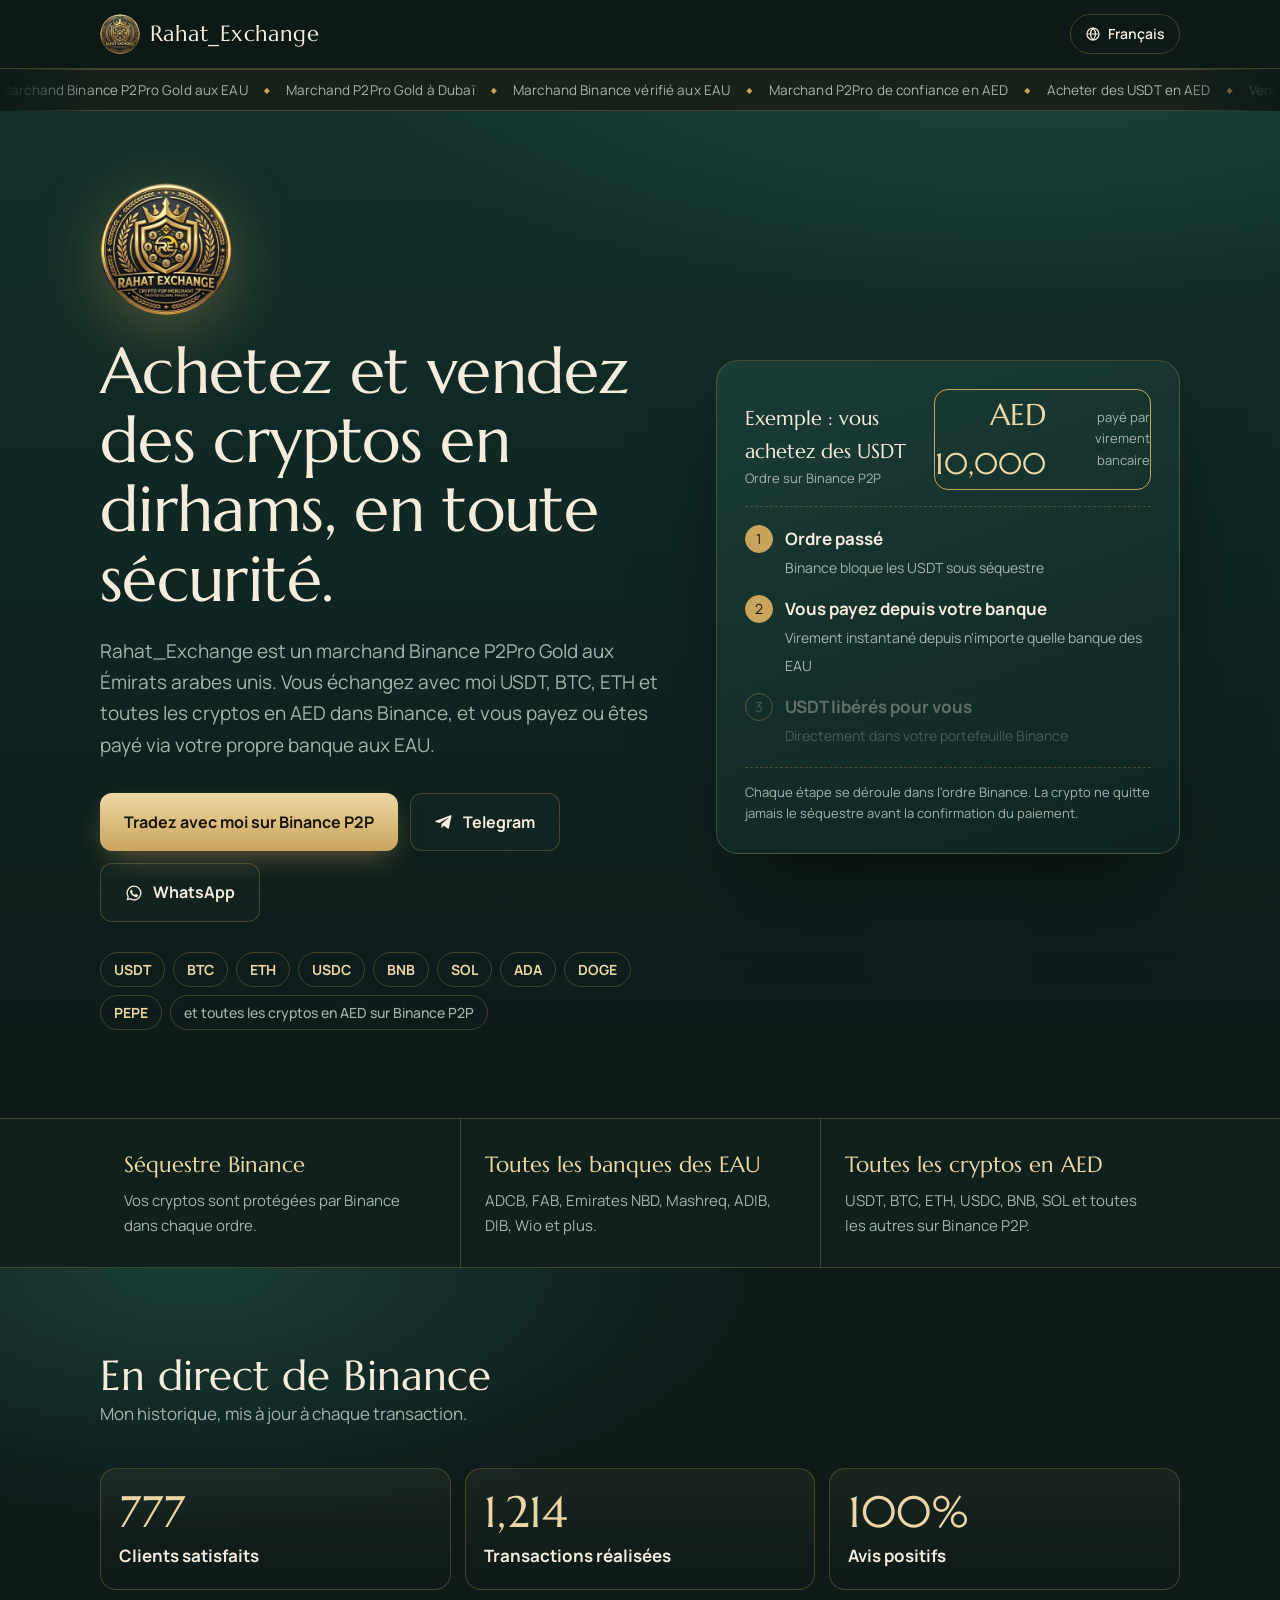
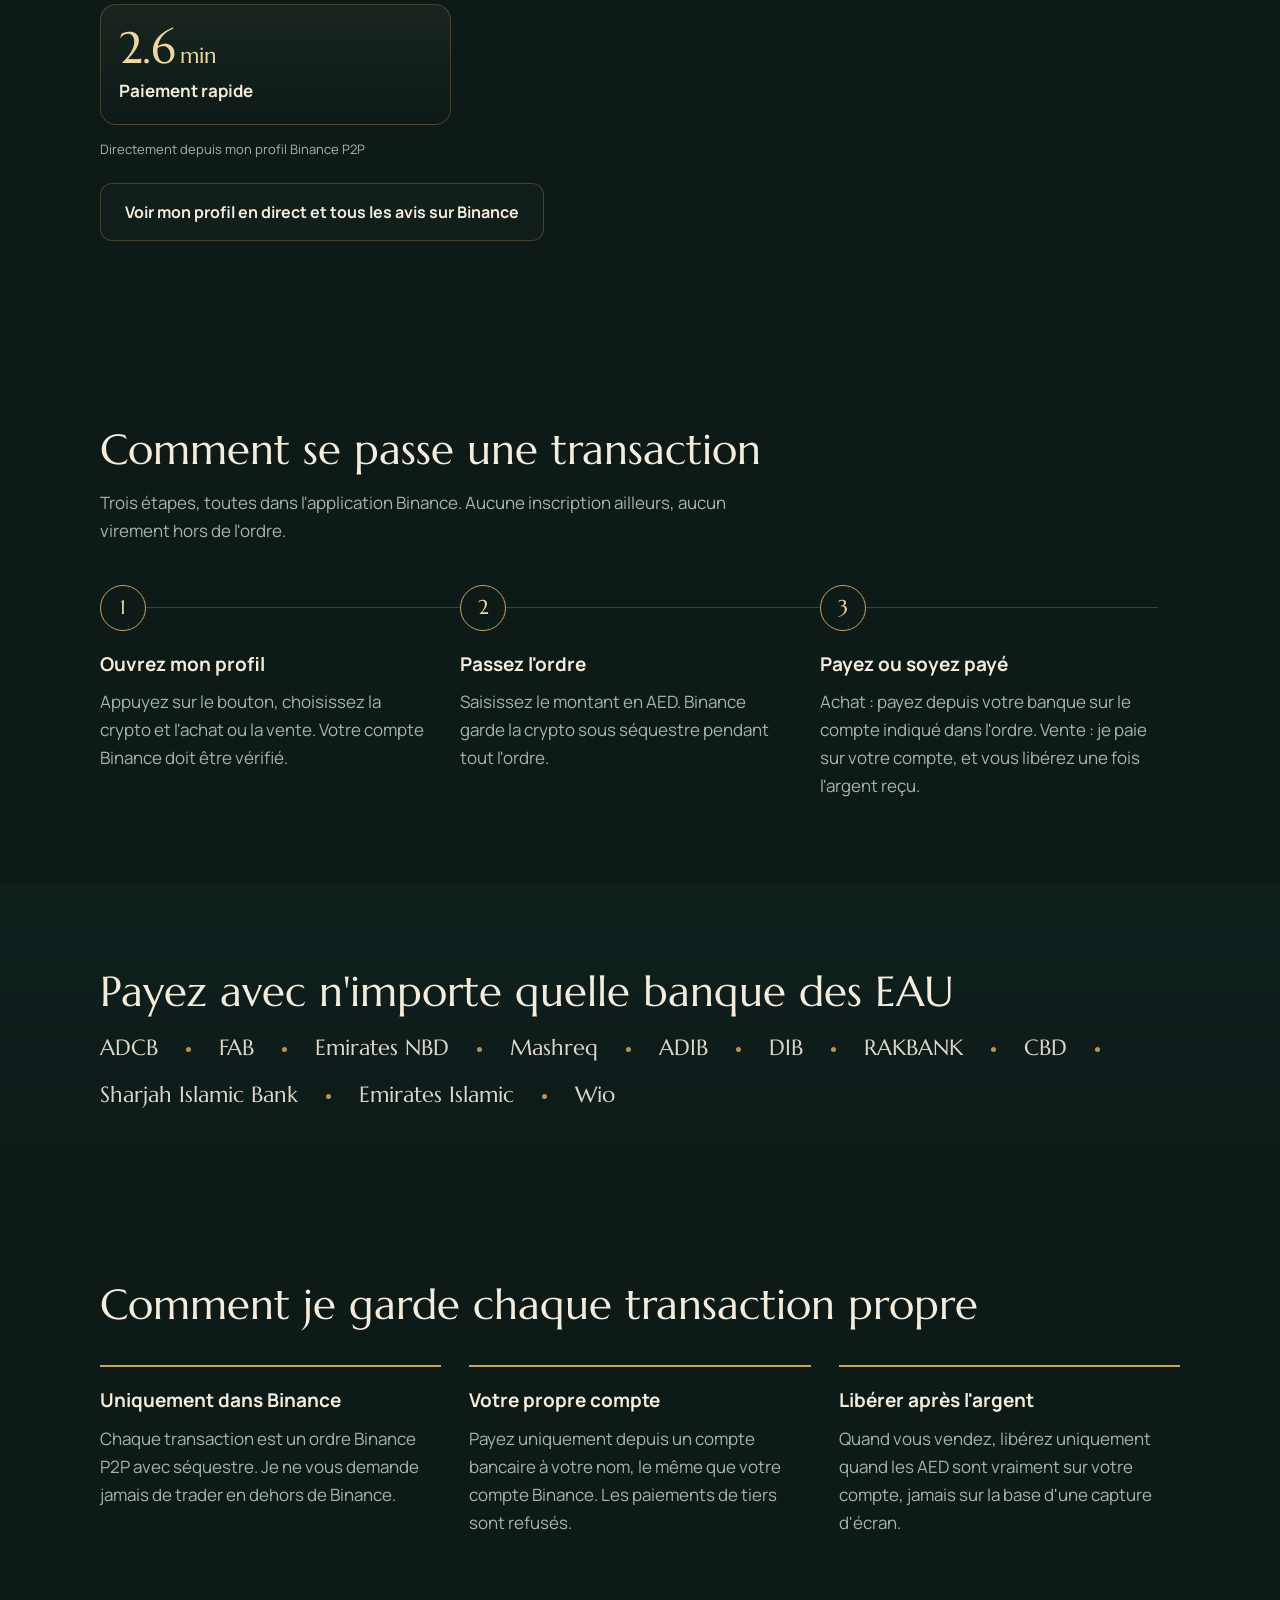
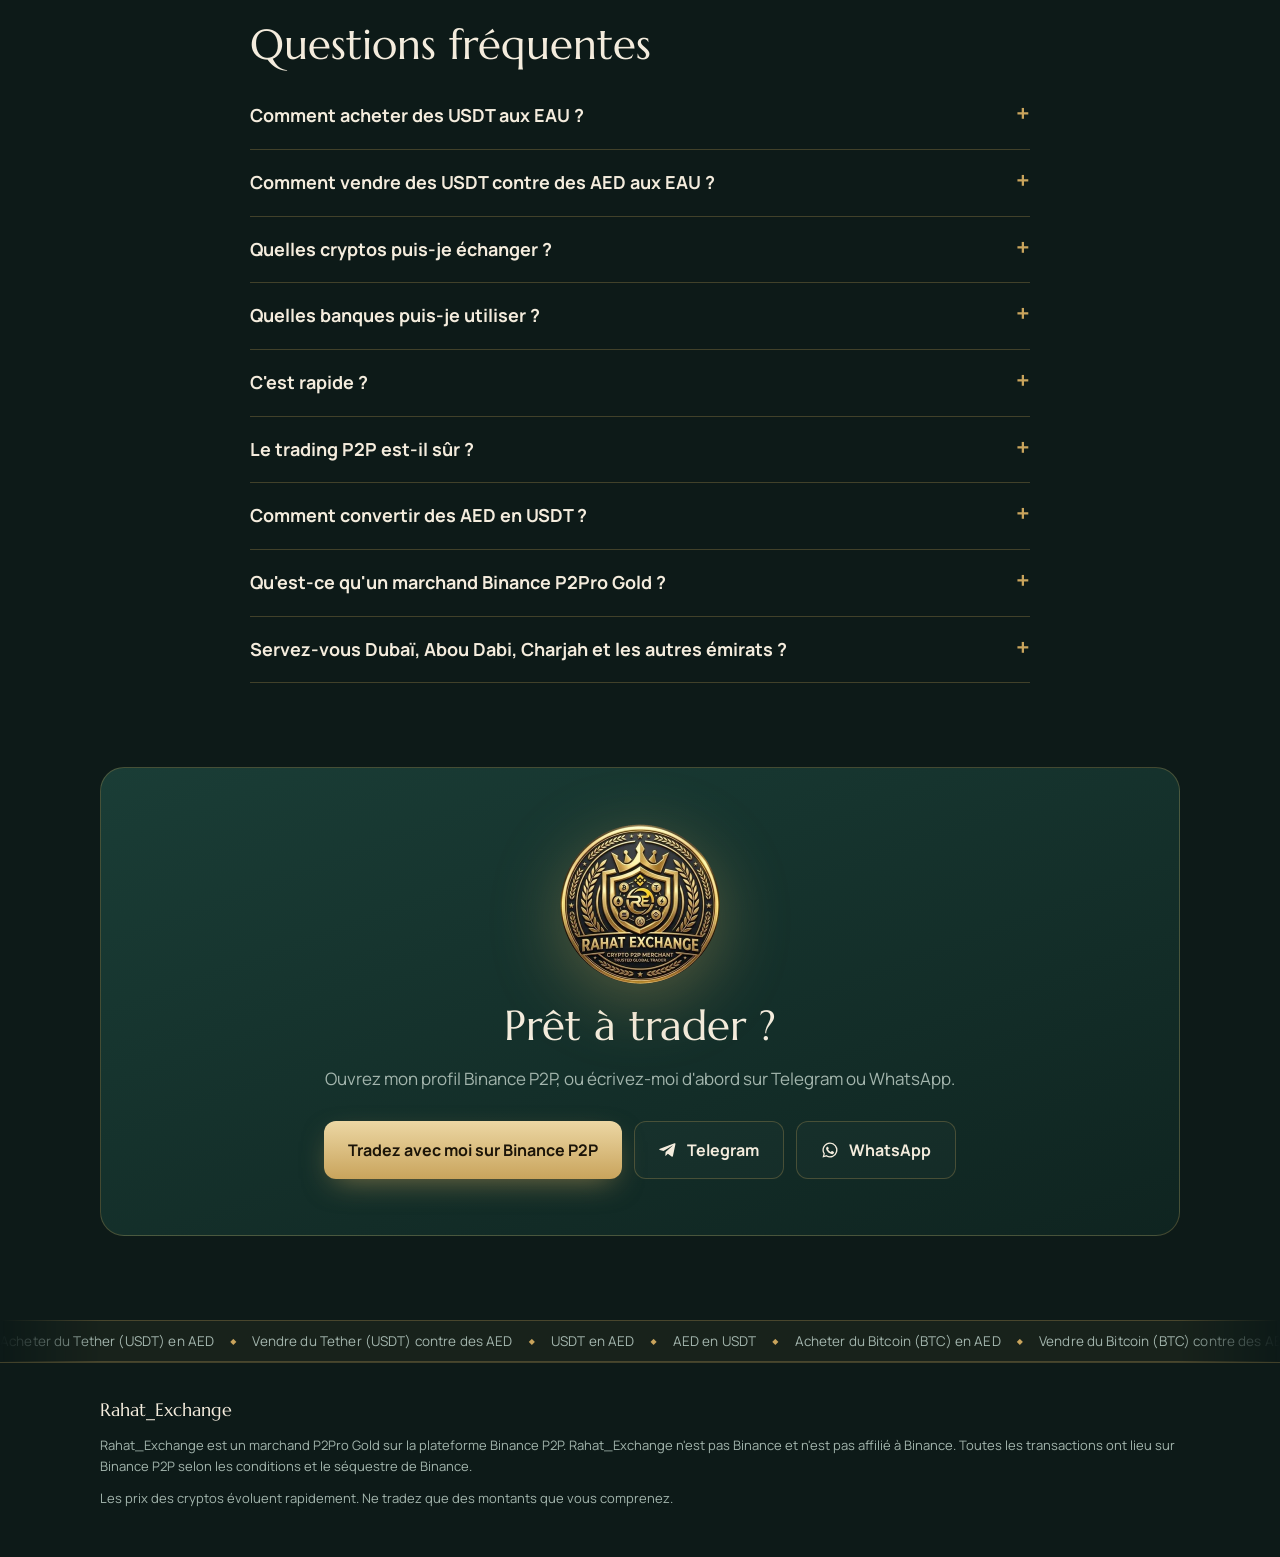
<file: fr/index.html>
<!doctype html>
<html lang="fr" dir="ltr">
<head>
<meta charset="utf-8"><meta name="viewport" content="width=device-width,initial-scale=1">
<title>Rahat_Exchange – Marchand Binance P2Pro Gold aux EAU | Acheter et vendre USDT, BTC, ETH en AED</title>
<meta name="description" content="Marchand Binance P2Pro Gold aux EAU. Achetez et vendez USDT, BTC, ETH, USDC, BNB, SOL et toutes les cryptos Binance P2P en dirhams (AED). Tradez avec Rahat_Exchange sur Binance P2P aux Émirats. Toutes les banques locales des EAU, séquestre Binance sur chaque ordre.">
<link rel="canonical" href="https://rahatexchange.com/fr/">
<link rel="alternate" hreflang="en" href="https://rahatexchange.com/"><link rel="alternate" hreflang="ar" href="https://rahatexchange.com/ar/"><link rel="alternate" hreflang="hi" href="https://rahatexchange.com/hi/"><link rel="alternate" hreflang="ur" href="https://rahatexchange.com/ur/"><link rel="alternate" hreflang="bn" href="https://rahatexchange.com/bn/"><link rel="alternate" hreflang="ru" href="https://rahatexchange.com/ru/"><link rel="alternate" hreflang="zh-Hans" href="https://rahatexchange.com/zh/"><link rel="alternate" hreflang="fa" href="https://rahatexchange.com/fa/"><link rel="alternate" hreflang="fil" href="https://rahatexchange.com/fil/"><link rel="alternate" hreflang="tr" href="https://rahatexchange.com/tr/"><link rel="alternate" hreflang="fr" href="https://rahatexchange.com/fr/"><link rel="alternate" hreflang="x-default" href="https://rahatexchange.com/">
<meta property="og:title" content="Rahat_Exchange – Marchand Binance P2Pro Gold aux EAU | Acheter et vendre USDT, BTC, ETH en AED"><meta property="og:description" content="Marchand Binance P2Pro Gold aux EAU. Achetez et vendez USDT, BTC, ETH, USDC, BNB, SOL et toutes les cryptos Binance P2P en dirhams (AED). Tradez avec Rahat_Exchange sur Binance P2P aux Émirats. Toutes les banques locales des EAU, séquestre Binance sur chaque ordre."><meta property="og:url" content="https://rahatexchange.com/fr/"><meta property="og:type" content="website">
<meta name="theme-color" content="#0d1a18">
<link rel="icon" type="image/png" href="/favicon.png"><link rel="apple-touch-icon" href="/apple-touch-icon.png"><meta property="og:image" content="https://rahatexchange.com/og.jpg"><link rel="x-old-icon" href="data:image/svg+xml,%3Csvg xmlns='http://www.w3.org/2000/svg' viewBox='0 0 32 32'%3E%3Ccircle cx='16' cy='16' r='15' fill='%23c9a45c'/%3E%3Ctext x='16' y='22' font-size='17' text-anchor='middle' fill='%230d1a18' font-family='Georgia'%3ER%3C/text%3E%3C/svg%3E">
<link rel="preconnect" href="https://fonts.googleapis.com"><link rel="preconnect" href="https://fonts.gstatic.com" crossorigin>
<link href="https://fonts.googleapis.com/css2?family=Marcellus&family=Manrope:wght@400;500;700&family=Reem+Kufi:wght@400;500&family=IBM+Plex+Sans+Arabic:wght@400;500;700&display=swap" rel="stylesheet">
<link rel="stylesheet" href="/style.css?v=12">
<script type="application/ld+json">{"@context": "https://schema.org", "@type": "FAQPage", "mainEntity": [{"@type": "Question", "name": "Comment acheter des USDT aux EAU ?", "acceptedAnswer": {"@type": "Answer", "text": "Ouvrez Binance, allez dans P2P, choisissez Buy, USDT et AED, sélectionnez Rahat_Exchange, passez l'ordre et payez sur le compte bancaire indiqué dans l'ordre. Binance vous libère les USDT une fois le paiement confirmé."}}, {"@type": "Question", "name": "Comment vendre des USDT contre des AED aux EAU ?", "acceptedAnswer": {"@type": "Answer", "text": "Sur Binance P2P, choisissez Sell, USDT et AED, sélectionnez Rahat_Exchange et ajoutez votre compte bancaire aux EAU. Je vous verse les AED ; libérez les USDT une fois l'argent arrivé."}}, {"@type": "Question", "name": "Quelles cryptos puis-je échanger ?", "acceptedAnswer": {"@type": "Answer", "text": "USDT, BTC, ETH, USDC, BNB, SOL, ADA, DOGE, PEPE et toutes les autres cryptos proposées en AED sur Binance P2P."}}, {"@type": "Question", "name": "Quelles banques puis-je utiliser ?", "acceptedAnswer": {"@type": "Answer", "text": "Toutes les banques locales des EAU, par exemple ADCB, FAB, Emirates NBD, Mashreq, ADIB, DIB, RAKBANK, CBD, Sharjah Islamic Bank, Emirates Islamic et Wio. Utilisez uniquement un compte à votre nom."}}, {"@type": "Question", "name": "C'est rapide ?", "acceptedAnswer": {"@type": "Answer", "text": "Les paiements entre banques des EAU sont généralement instantanés (Instant Payments jusqu'à 50 000 AED)."}}, {"@type": "Question", "name": "Le trading P2P est-il sûr ?", "acceptedAnswer": {"@type": "Answer", "text": "Sur Binance P2P, la crypto reste sous séquestre Binance pendant l'ordre. Tradez uniquement dans l'ordre, payez uniquement le compte qui y est indiqué et ne libérez jamais avant que l'argent soit sur votre compte."}}, {"@type": "Question", "name": "Comment convertir des AED en USDT ?", "acceptedAnswer": {"@type": "Answer", "text": "Ouvrez Binance, allez dans P2P, choisissez Acheter, USDT et AED, sélectionnez Rahat_Exchange et saisissez le montant en AED. Payez depuis votre propre banque aux EAU vers le compte indiqué dans l'ordre. Les USDT sont libérés sur votre portefeuille Binance dès que le paiement est confirmé."}}, {"@type": "Question", "name": "Qu'est-ce qu'un marchand Binance P2Pro Gold ?", "acceptedAnswer": {"@type": "Answer", "text": "P2Pro est le programme de Binance pour les marchands P2P professionnels, et Gold est l'un de ses niveaux les plus élevés. Rahat_Exchange opère sur Binance P2P en tant que marchand P2Pro Gold."}}, {"@type": "Question", "name": "Servez-vous Dubaï, Abou Dabi, Charjah et les autres émirats ?", "acceptedAnswer": {"@type": "Answer", "text": "Oui, dans tous les EAU. Tout se passe dans l'ordre Binance et par virement bancaire, donc cela fonctionne de la même façon depuis Dubaï, Abou Dabi, Charjah, Ajman ou tout autre émirat."}}]}</script>
<script type="application/ld+json" id="biz">{"@context": "https://schema.org", "@type": "FinancialService", "@id": "https://rahatexchange.com/#business", "name": "Rahat_Exchange", "alternateName": ["Rahat Exchange", "RahatExchange"], "description": "Binance P2Pro Gold merchant in the UAE. Buy and sell USDT, BTC, ETH, USDC, BNB, SOL and every Binance P2P coin with AED by bank transfer from any UAE bank.", "url": "https://rahatexchange.com/", "logo": "https://rahatexchange.com/favicon.png", "image": "https://rahatexchange.com/og.jpg", "telephone": "+971508286860", "address": {"@type": "PostalAddress", "streetAddress": "Nad Al Sheba 1", "addressLocality": "Dubai", "addressRegion": "Dubai", "addressCountry": "AE"}, "areaServed": [{"@type": "Country", "name": "United Arab Emirates"}, {"@type": "City", "name": "Dubai"}, {"@type": "City", "name": "Abu Dhabi"}, {"@type": "City", "name": "Sharjah"}, {"@type": "City", "name": "Ajman"}], "currenciesAccepted": "AED", "paymentAccepted": "Bank transfer", "knowsLanguage": ["en", "ar", "hi", "ur", "bn", "ru", "zh", "fa", "fil", "tr", "fr"], "sameAs": ["https://t.me/Rahat_Exchange", "https://wa.me/971508286860"], "makesOffer": [{"@type": "Offer", "itemOffered": {"@type": "Service", "name": "Buy and sell USDT with AED"}}, {"@type": "Offer", "itemOffered": {"@type": "Service", "name": "Buy and sell Bitcoin (BTC) with AED"}}, {"@type": "Offer", "itemOffered": {"@type": "Service", "name": "Buy and sell Ethereum (ETH) with AED"}}, {"@type": "Offer", "itemOffered": {"@type": "Service", "name": "Buy and sell USDC with AED"}}, {"@type": "Offer", "itemOffered": {"@type": "Service", "name": "Buy and sell BNB with AED"}}, {"@type": "Offer", "itemOffered": {"@type": "Service", "name": "Buy and sell Solana (SOL) with AED"}}], "inLanguage": "fr"}</script></head>
<body>
<header><div class="wrap"><a class="logo" href="/fr/"><img src="/logo-96.png" width="40" height="40" alt="">Rahat_Exchange</a><details class="langs"><summary aria-label="Langue"><svg viewBox="0 0 24 24" width="16" height="16" fill="none" stroke="currentColor" stroke-width="1.8" aria-hidden="true"><circle cx="12" cy="12" r="9"/><path d="M3 12h18M12 3c2.5 2.6 3.8 5.6 3.8 9s-1.3 6.4-3.8 9c-2.5-2.6-3.8-5.6-3.8-9S9.5 5.6 12 3z"/></svg>Français</summary><div class="langlist"><a href="/" hreflang="en" lang="en">English</a><a href="/ar/" hreflang="ar" lang="ar">العربية</a><a href="/hi/" hreflang="hi" lang="hi">हिन्दी</a><a href="/ur/" hreflang="ur" lang="ur">اردو</a><a href="/bn/" hreflang="bn" lang="bn">বাংলা</a><a href="/ru/" hreflang="ru" lang="ru">Русский</a><a href="/zh/" hreflang="zh-Hans" lang="zh">中文</a><a href="/fa/" hreflang="fa" lang="fa">فارسی</a><a href="/fil/" hreflang="fil" lang="fil">Filipino</a><a href="/tr/" hreflang="tr" lang="tr">Türkçe</a><a href="/fr/" hreflang="fr" lang="fr" aria-current="page">Français</a></div></details></div></header><div class="tick" data-tick="top" role="region" aria-label="Ce que j&#x27;échange"><ul class="tick-run"><li>Marchand Binance P2Pro Gold aux EAU</li><li>Marchand P2Pro Gold à Dubaï</li><li>Marchand Binance vérifié aux EAU</li><li>Marchand P2Pro de confiance en AED</li><li>Acheter des USDT en AED</li><li>Vendre des USDT contre des AED</li><li>AED en USDT</li><li>USDT en AED</li><li>Crypto en dirhams</li><li>Dirhams en crypto</li><li>Binance P2P EAU</li><li>Crypto P2P Dubaï</li><li>Vendre des USDT à Dubaï</li><li>Acheter des USDT à Dubaï</li><li>USDT Abou Dabi</li><li>USDT Charjah</li><li>Encaisser ses cryptos aux EAU</li><li>Convertir USDT en dirhams</li><li>Tether en dirhams</li><li>Cours USDT AED aujourd&#x27;hui</li><li>Vendeur USDT fiable aux EAU</li><li>Acheteur USDT fiable aux EAU</li><li>Échange crypto aux EAU</li><li>USDT par virement bancaire EAU</li><li>USDT instantané EAU</li><li>Marchand Binance P2P aux EAU</li></ul><ul class="tick-run" aria-hidden="true"><li>Marchand Binance P2Pro Gold aux EAU</li><li>Marchand P2Pro Gold à Dubaï</li><li>Marchand Binance vérifié aux EAU</li><li>Marchand P2Pro de confiance en AED</li><li>Acheter des USDT en AED</li><li>Vendre des USDT contre des AED</li><li>AED en USDT</li><li>USDT en AED</li><li>Crypto en dirhams</li><li>Dirhams en crypto</li><li>Binance P2P EAU</li><li>Crypto P2P Dubaï</li><li>Vendre des USDT à Dubaï</li><li>Acheter des USDT à Dubaï</li><li>USDT Abou Dabi</li><li>USDT Charjah</li><li>Encaisser ses cryptos aux EAU</li><li>Convertir USDT en dirhams</li><li>Tether en dirhams</li><li>Cours USDT AED aujourd&#x27;hui</li><li>Vendeur USDT fiable aux EAU</li><li>Acheteur USDT fiable aux EAU</li><li>Échange crypto aux EAU</li><li>USDT par virement bancaire EAU</li><li>USDT instantané EAU</li><li>Marchand Binance P2P aux EAU</li></ul></div>
<main>
<section class="hero guilloche-wrap"><div class="wrap">
<div>
<img class="medal" src="/logo-320.webp" width="132" height="132" alt="Logo Rahat_Exchange">
<h1>Achetez et vendez des cryptos en dirhams, en toute sécurité.</h1>
<p class="lead">Rahat_Exchange est un marchand Binance P2Pro Gold aux Émirats arabes unis. Vous échangez avec moi USDT, BTC, ETH et toutes les cryptos en AED dans Binance, et vous payez ou êtes payé via votre propre banque aux EAU.</p>
<div class="btns"><a class="btn main" href="https://app.binance.com/en/qr/dplk3e41a10d1a224a149f23cb0c641a0869" rel="nofollow noopener" target="_blank">Tradez avec moi sur Binance P2P</a><a class="btn ghost" href="https://t.me/Rahat_Exchange" rel="noopener" target="_blank"><svg viewBox="0 0 24 24" fill="currentColor" aria-hidden="true"><path d="M21.9 4.3 18.6 20c-.2 1-.9 1.3-1.8.8l-5-3.7-2.4 2.3c-.3.3-.5.5-1 .5l.4-5.1 9.3-8.4c.4-.4-.1-.6-.6-.2L6 13.4 1.1 11.9c-1-.3-1.1-1 .2-1.5L20.6 3c.9-.3 1.6.2 1.3 1.3z"/></svg>Telegram</a><a class="btn ghost" href="https://wa.me/971508286860" rel="noopener" target="_blank"><svg viewBox="0 0 24 24" fill="currentColor" aria-hidden="true"><path d="M12 2a10 10 0 0 0-8.6 15.1L2 22l5-1.3A10 10 0 1 0 12 2zm0 18.2c-1.5 0-3-.4-4.3-1.2l-.3-.2-3 .8.8-2.9-.2-.3A8.2 8.2 0 1 1 12 20.2zm4.5-6.1c-.2-.1-1.5-.7-1.7-.8s-.4-.1-.6.1-.7.8-.8 1-.3.2-.5.1a6.7 6.7 0 0 1-3.3-2.9c-.3-.4.2-.4.7-1.3.1-.2 0-.3 0-.4l-.8-1.8c-.2-.5-.4-.4-.6-.4h-.5c-.2 0-.5.1-.7.3a2.9 2.9 0 0 0-.9 2.2 5 5 0 0 0 1.1 2.7 11.6 11.6 0 0 0 4.4 3.9c1.6.7 2.3.8 3.1.7.5-.1 1.5-.6 1.7-1.2s.2-1.1.2-1.2-.2-.2-.4-.3z"/></svg>WhatsApp</a></div>
<div class="coins"><span class="coin">USDT</span><span class="coin">BTC</span><span class="coin">ETH</span><span class="coin">USDC</span><span class="coin">BNB</span><span class="coin">SOL</span><span class="coin">ADA</span><span class="coin">DOGE</span><span class="coin">PEPE</span><span class="coin more">et toutes les cryptos en AED sur Binance P2P</span></div>
</div>
<div class="ticket guilloche" aria-label="Exemple : vous achetez des USDT">
<div class="top"><div class="who">Exemple : vous achetez des USDT<small>Ordre sur Binance P2P</small></div><div class="amt">AED 10,000<small>payé par virement bancaire</small></div></div>
<ol class="steps"><li class="on"><span class="dot">1</span><div><b>Ordre passé</b><span>Binance bloque les USDT sous séquestre</span></div></li><li class="on"><span class="dot">2</span><div><b>Vous payez depuis votre banque</b><span>Virement instantané depuis n'importe quelle banque des EAU</span></div></li><li class="on"><span class="dot">3</span><div><b>USDT libérés pour vous</b><span>Directement dans votre portefeuille Binance</span></div></li></ol>
<div class="foot">Chaque étape se déroule dans l'ordre Binance. La crypto ne quitte jamais le séquestre avant la confirmation du paiement.</div>
</div>
</div></section>
<div class="facts"><div class="wrap"><div class="fact"><h3>Séquestre Binance</h3><p>Vos cryptos sont protégées par Binance dans chaque ordre.</p></div><div class="fact"><h3>Toutes les banques des EAU</h3><p>ADCB, FAB, Emirates NBD, Mashreq, ADIB, DIB, Wio et plus.</p></div><div class="fact"><h3>Toutes les cryptos en AED</h3><p>USDT, BTC, ETH, USDC, BNB, SOL et toutes les autres sur Binance P2P.</p></div></div></div>
<section class="block finder" id="finder" hidden></section><section class="block myads" id="ads" hidden></section><section class="block proof" id="live" data-lang="fr" data-now="mis à jour à l&#x27;instant" data-ago="mis à jour il y a {m} min"><div class="wrap"><div class="livehead"><h2>En direct de Binance</h2><span class="live" hidden><i></i>En direct</span></div><p class="sub">Mon historique, mis à jour à chaque transaction.</p><div class="lboxes"><div class="lbox" data-k="customers"><strong><span class="n">777</span></strong><b>Clients satisfaits</b><span class="d">traders I have served</span></div><div class="lbox" data-k="trades"><strong><span class="n">1,214</span></strong><b>Transactions réalisées</b><span class="d">581 buy · 633 sell</span></div><div class="lbox" data-k="month" hidden><strong><span class="n"></span></strong><b>Transactions ce mois-ci</b><span class="d">in the last 30 days</span></div><div class="lbox" data-k="positive"><strong><span class="n">100%</span></strong><b>Avis positifs</b><span class="d">from 127 customer reviews</span></div><div class="lbox" data-k="completion" hidden><strong><span class="n">100%</span></strong><b>Taux de réalisation</b><span class="d">orders completed in 30 days</span></div><div class="lbox" data-k="pay_min"><strong><span class="n">2.6</span><small>min</small></strong><b>Paiement rapide</b><span class="d">my average time to pay</span></div><div class="lbox" data-k="release_min" hidden><strong><span class="n"></span><small>min</small></strong><b>Libération rapide</b><span class="d">my average time to release</span></div><div class="lbox" data-k="repeat" hidden><strong><span class="n"></span></strong><b>Transactions de clients fidèles</b><span class="d">customers who came back</span></div></div><p class="upd">Directement depuis mon profil Binance P2P<span class="ago"></span></p><p style="margin-top:22px"><a class="btn ghost" href="https://app.binance.com/en/qr/dplk3e41a10d1a224a149f23cb0c641a0869" rel="nofollow noopener" target="_blank">Voir mon profil en direct et tous les avis sur Binance</a></p></div></section>
<section class="block"><div class="wrap"><h2>Comment se passe une transaction</h2><p class="sub">Trois étapes, toutes dans l'application Binance. Aucune inscription ailleurs, aucun virement hors de l'ordre.</p>
<div class="path"><div><h3>Ouvrez mon profil</h3><p>Appuyez sur le bouton, choisissez la crypto et l'achat ou la vente. Votre compte Binance doit être vérifié.</p></div><div><h3>Passez l'ordre</h3><p>Saisissez le montant en AED. Binance garde la crypto sous séquestre pendant tout l'ordre.</p></div><div><h3>Payez ou soyez payé</h3><p>Achat : payez depuis votre banque sur le compte indiqué dans l'ordre. Vente : je paie sur votre compte, et vous libérez une fois l'argent reçu.</p></div></div></div></section>
<section class="block banks"><div class="wrap"><h2>Payez avec n'importe quelle banque des EAU</h2><div class="banklist"><span>ADCB</span><span>FAB</span><span>Emirates NBD</span><span>Mashreq</span><span>ADIB</span><span>DIB</span><span>RAKBANK</span><span>CBD</span><span>Sharjah Islamic Bank</span><span>Emirates Islamic</span><span>Wio</span></div></div></section>
<section class="block"><div class="wrap"><h2>Comment je garde chaque transaction propre</h2><div class="rules" style="margin-top:36px"><div class="rule"><h3>Uniquement dans Binance</h3><p>Chaque transaction est un ordre Binance P2P avec séquestre. Je ne vous demande jamais de trader en dehors de Binance.</p></div><div class="rule"><h3>Votre propre compte</h3><p>Payez uniquement depuis un compte bancaire à votre nom, le même que votre compte Binance. Les paiements de tiers sont refusés.</p></div><div class="rule"><h3>Libérer après l'argent</h3><p>Quand vous vendez, libérez uniquement quand les AED sont vraiment sur votre compte, jamais sur la base d'une capture d'écran.</p></div></div></div></section>
<section class="block" style="padding-top:0"><div class="wrap faq"><h2>Questions fréquentes</h2><details><summary>Comment acheter des USDT aux EAU ?</summary><p>Ouvrez Binance, allez dans P2P, choisissez Buy, USDT et AED, sélectionnez Rahat_Exchange, passez l'ordre et payez sur le compte bancaire indiqué dans l'ordre. Binance vous libère les USDT une fois le paiement confirmé.</p></details><details><summary>Comment vendre des USDT contre des AED aux EAU ?</summary><p>Sur Binance P2P, choisissez Sell, USDT et AED, sélectionnez Rahat_Exchange et ajoutez votre compte bancaire aux EAU. Je vous verse les AED ; libérez les USDT une fois l'argent arrivé.</p></details><details><summary>Quelles cryptos puis-je échanger ?</summary><p>USDT, BTC, ETH, USDC, BNB, SOL, ADA, DOGE, PEPE et toutes les autres cryptos proposées en AED sur Binance P2P.</p></details><details><summary>Quelles banques puis-je utiliser ?</summary><p>Toutes les banques locales des EAU, par exemple ADCB, FAB, Emirates NBD, Mashreq, ADIB, DIB, RAKBANK, CBD, Sharjah Islamic Bank, Emirates Islamic et Wio. Utilisez uniquement un compte à votre nom.</p></details><details><summary>C'est rapide ?</summary><p>Les paiements entre banques des EAU sont généralement instantanés (Instant Payments jusqu'à 50 000 AED).</p></details><details><summary>Le trading P2P est-il sûr ?</summary><p>Sur Binance P2P, la crypto reste sous séquestre Binance pendant l'ordre. Tradez uniquement dans l'ordre, payez uniquement le compte qui y est indiqué et ne libérez jamais avant que l'argent soit sur votre compte.</p></details><details><summary>Comment convertir des AED en USDT ?</summary><p>Ouvrez Binance, allez dans P2P, choisissez Acheter, USDT et AED, sélectionnez Rahat_Exchange et saisissez le montant en AED. Payez depuis votre propre banque aux EAU vers le compte indiqué dans l'ordre. Les USDT sont libérés sur votre portefeuille Binance dès que le paiement est confirmé.</p></details><details><summary>Qu'est-ce qu'un marchand Binance P2Pro Gold ?</summary><p>P2Pro est le programme de Binance pour les marchands P2P professionnels, et Gold est l'un de ses niveaux les plus élevés. Rahat_Exchange opère sur Binance P2P en tant que marchand P2Pro Gold.</p></details><details><summary>Servez-vous Dubaï, Abou Dabi, Charjah et les autres émirats ?</summary><p>Oui, dans tous les EAU. Tout se passe dans l'ordre Binance et par virement bancaire, donc cela fonctionne de la même façon depuis Dubaï, Abou Dabi, Charjah, Ajman ou tout autre émirat.</p></details></div></section>
<section class="block" style="padding-top:0"><div class="wrap"><div class="contact guilloche"><img class="medal big" src="/logo-320.webp" width="160" height="160" alt=""><h2>Prêt à trader ?</h2><p class="sub" style="margin:0 auto 28px">Ouvrez mon profil Binance P2P, ou écrivez-moi d'abord sur Telegram ou WhatsApp.</p><div class="btns"><a class="btn main" href="https://app.binance.com/en/qr/dplk3e41a10d1a224a149f23cb0c641a0869" rel="nofollow noopener" target="_blank">Tradez avec moi sur Binance P2P</a><a class="btn ghost" href="https://t.me/Rahat_Exchange" rel="noopener" target="_blank"><svg viewBox="0 0 24 24" fill="currentColor" aria-hidden="true"><path d="M21.9 4.3 18.6 20c-.2 1-.9 1.3-1.8.8l-5-3.7-2.4 2.3c-.3.3-.5.5-1 .5l.4-5.1 9.3-8.4c.4-.4-.1-.6-.6-.2L6 13.4 1.1 11.9c-1-.3-1.1-1 .2-1.5L20.6 3c.9-.3 1.6.2 1.3 1.3z"/></svg>Telegram</a><a class="btn ghost" href="https://wa.me/971508286860" rel="noopener" target="_blank"><svg viewBox="0 0 24 24" fill="currentColor" aria-hidden="true"><path d="M12 2a10 10 0 0 0-8.6 15.1L2 22l5-1.3A10 10 0 1 0 12 2zm0 18.2c-1.5 0-3-.4-4.3-1.2l-.3-.2-3 .8.8-2.9-.2-.3A8.2 8.2 0 1 1 12 20.2zm4.5-6.1c-.2-.1-1.5-.7-1.7-.8s-.4-.1-.6.1-.7.8-.8 1-.3.2-.5.1a6.7 6.7 0 0 1-3.3-2.9c-.3-.4.2-.4.7-1.3.1-.2 0-.3 0-.4l-.8-1.8c-.2-.5-.4-.4-.6-.4h-.5c-.2 0-.5.1-.7.3a2.9 2.9 0 0 0-.9 2.2 5 5 0 0 0 1.1 2.7 11.6 11.6 0 0 0 4.4 3.9c1.6.7 2.3.8 3.1.7.5-.1 1.5-.6 1.7-1.2s.2-1.1.2-1.2-.2-.2-.4-.3z"/></svg>WhatsApp</a></div></div></div></section>
</main>
<div class="tick rev" data-tick="bottom" role="region" aria-label="Ce que j&#x27;échange"><ul class="tick-run"><li>Acheter du Tether (USDT) en AED</li><li>Vendre du Tether (USDT) contre des AED</li><li>USDT en AED</li><li>AED en USDT</li><li>Acheter du Bitcoin (BTC) en AED</li><li>Vendre du Bitcoin (BTC) contre des AED</li><li>BTC en AED</li><li>AED en BTC</li><li>Acheter du Ethereum (ETH) en AED</li><li>Vendre du Ethereum (ETH) contre des AED</li><li>ETH en AED</li><li>AED en ETH</li><li>Acheter du USD Coin (USDC) en AED</li><li>Vendre du USD Coin (USDC) contre des AED</li><li>USDC en AED</li><li>AED en USDC</li><li>Acheter du BNB en AED</li><li>Vendre du BNB contre des AED</li><li>BNB en AED</li><li>AED en BNB</li><li>Acheter du Solana (SOL) en AED</li><li>Vendre du Solana (SOL) contre des AED</li><li>SOL en AED</li><li>AED en SOL</li><li>Acheter du Cardano (ADA) en AED</li><li>Vendre du Cardano (ADA) contre des AED</li><li>ADA en AED</li><li>AED en ADA</li><li>Acheter du Dogecoin (DOGE) en AED</li><li>Vendre du Dogecoin (DOGE) contre des AED</li><li>DOGE en AED</li><li>AED en DOGE</li><li>Acheter du Pepe (PEPE) en AED</li><li>Vendre du Pepe (PEPE) contre des AED</li><li>PEPE en AED</li><li>AED en PEPE</li><li>Acheter du XRP en AED</li><li>Vendre du XRP contre des AED</li><li>XRP en AED</li><li>AED en XRP</li><li>Acheter du First Digital USD (FDUSD) en AED</li><li>Vendre du First Digital USD (FDUSD) contre des AED</li><li>FDUSD en AED</li><li>AED en FDUSD</li></ul><ul class="tick-run" aria-hidden="true"><li>Acheter du Tether (USDT) en AED</li><li>Vendre du Tether (USDT) contre des AED</li><li>USDT en AED</li><li>AED en USDT</li><li>Acheter du Bitcoin (BTC) en AED</li><li>Vendre du Bitcoin (BTC) contre des AED</li><li>BTC en AED</li><li>AED en BTC</li><li>Acheter du Ethereum (ETH) en AED</li><li>Vendre du Ethereum (ETH) contre des AED</li><li>ETH en AED</li><li>AED en ETH</li><li>Acheter du USD Coin (USDC) en AED</li><li>Vendre du USD Coin (USDC) contre des AED</li><li>USDC en AED</li><li>AED en USDC</li><li>Acheter du BNB en AED</li><li>Vendre du BNB contre des AED</li><li>BNB en AED</li><li>AED en BNB</li><li>Acheter du Solana (SOL) en AED</li><li>Vendre du Solana (SOL) contre des AED</li><li>SOL en AED</li><li>AED en SOL</li><li>Acheter du Cardano (ADA) en AED</li><li>Vendre du Cardano (ADA) contre des AED</li><li>ADA en AED</li><li>AED en ADA</li><li>Acheter du Dogecoin (DOGE) en AED</li><li>Vendre du Dogecoin (DOGE) contre des AED</li><li>DOGE en AED</li><li>AED en DOGE</li><li>Acheter du Pepe (PEPE) en AED</li><li>Vendre du Pepe (PEPE) contre des AED</li><li>PEPE en AED</li><li>AED en PEPE</li><li>Acheter du XRP en AED</li><li>Vendre du XRP contre des AED</li><li>XRP en AED</li><li>AED en XRP</li><li>Acheter du First Digital USD (FDUSD) en AED</li><li>Vendre du First Digital USD (FDUSD) contre des AED</li><li>FDUSD en AED</li><li>AED en FDUSD</li></ul></div><footer><div class="wrap"><b>Rahat_Exchange</b><span>Rahat_Exchange est un marchand P2Pro Gold sur la plateforme Binance P2P. Rahat_Exchange n'est pas Binance et n'est pas affilié à Binance. Toutes les transactions ont lieu sur Binance P2P selon les conditions et le séquestre de Binance.</span><span>Les prix des cryptos évoluent rapidement. Ne tradez que des montants que vous comprenez.</span></div></footer>
<script>
(function(){if(matchMedia('(prefers-reduced-motion: reduce)').matches)return;var li=document.querySelectorAll('.steps li');li.forEach(function(e){e.classList.remove('on')});li.forEach(function(e,i){setTimeout(function(){e.classList.add('on')},500+i*900)});})();
</script>
<script src="/finder.js?v=11" defer></script><script src="/live.js?v=11" defer></script>
</body>
</html>
</file>
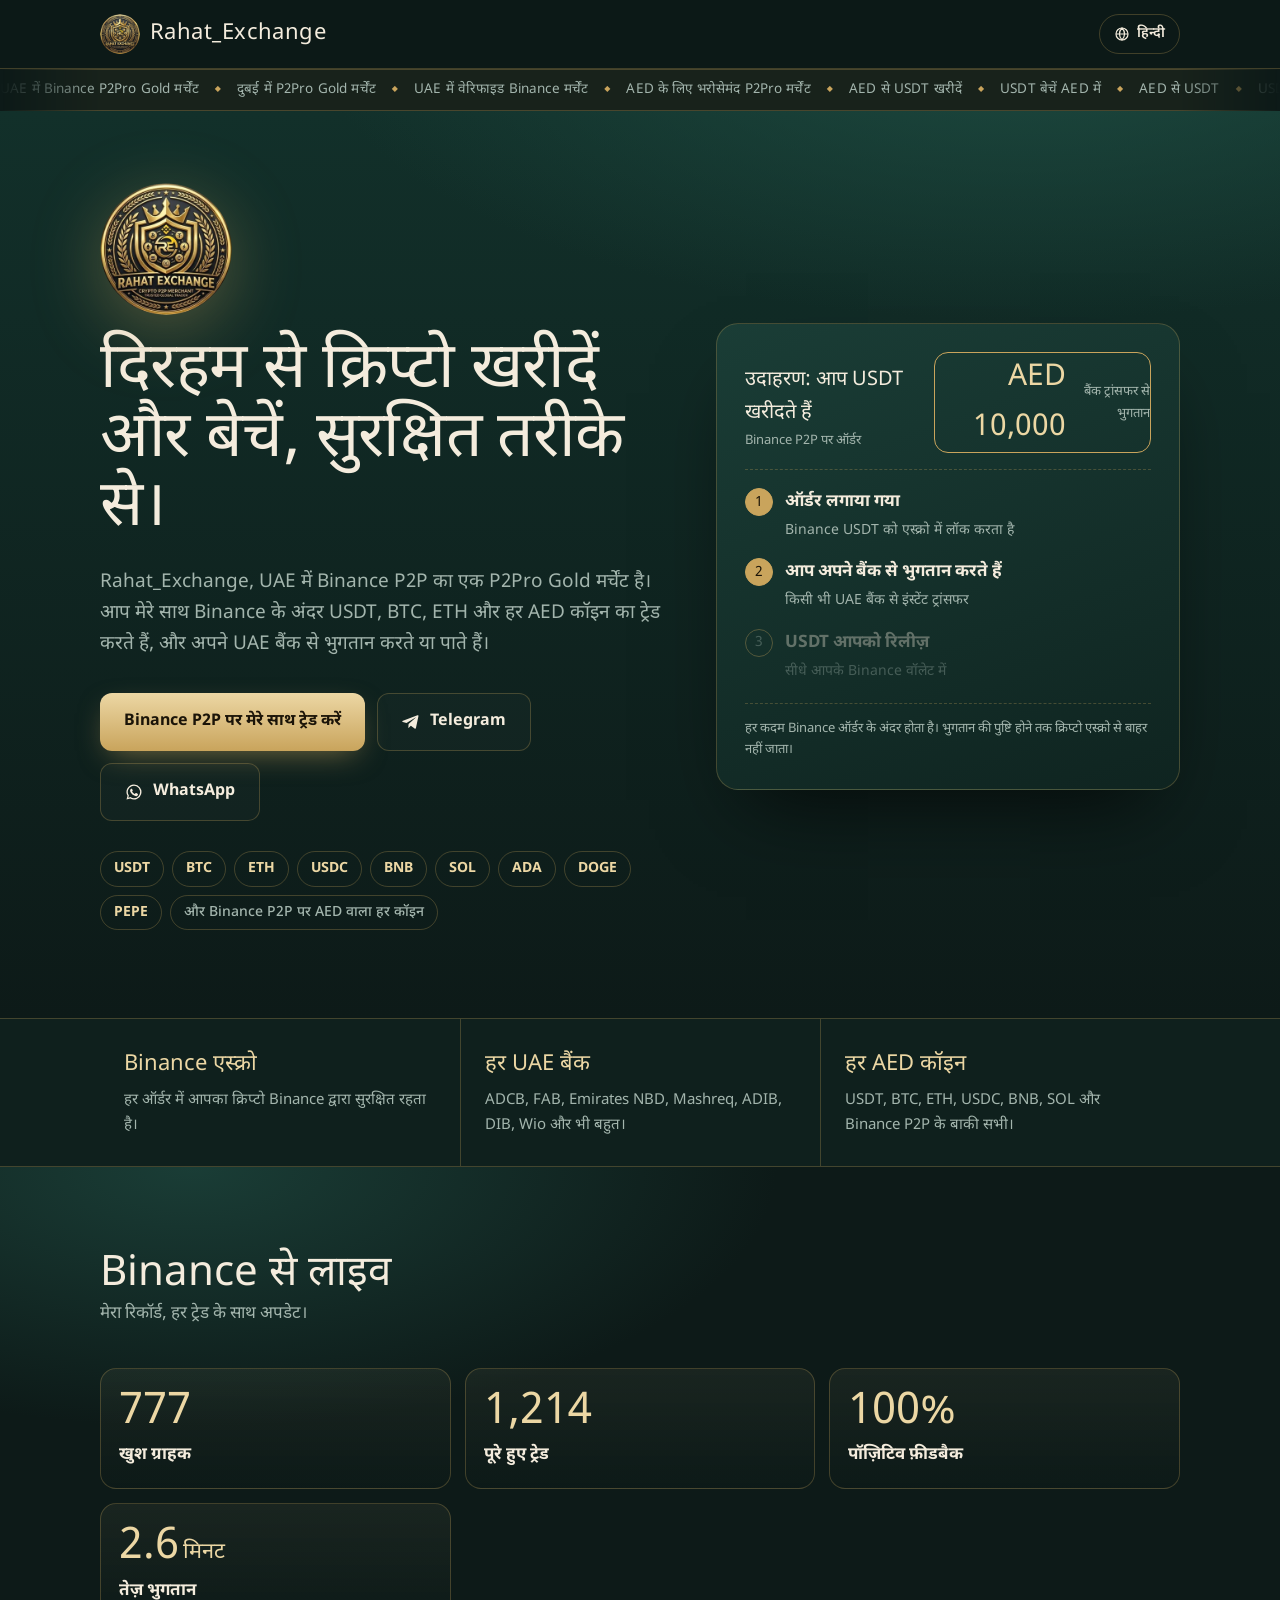
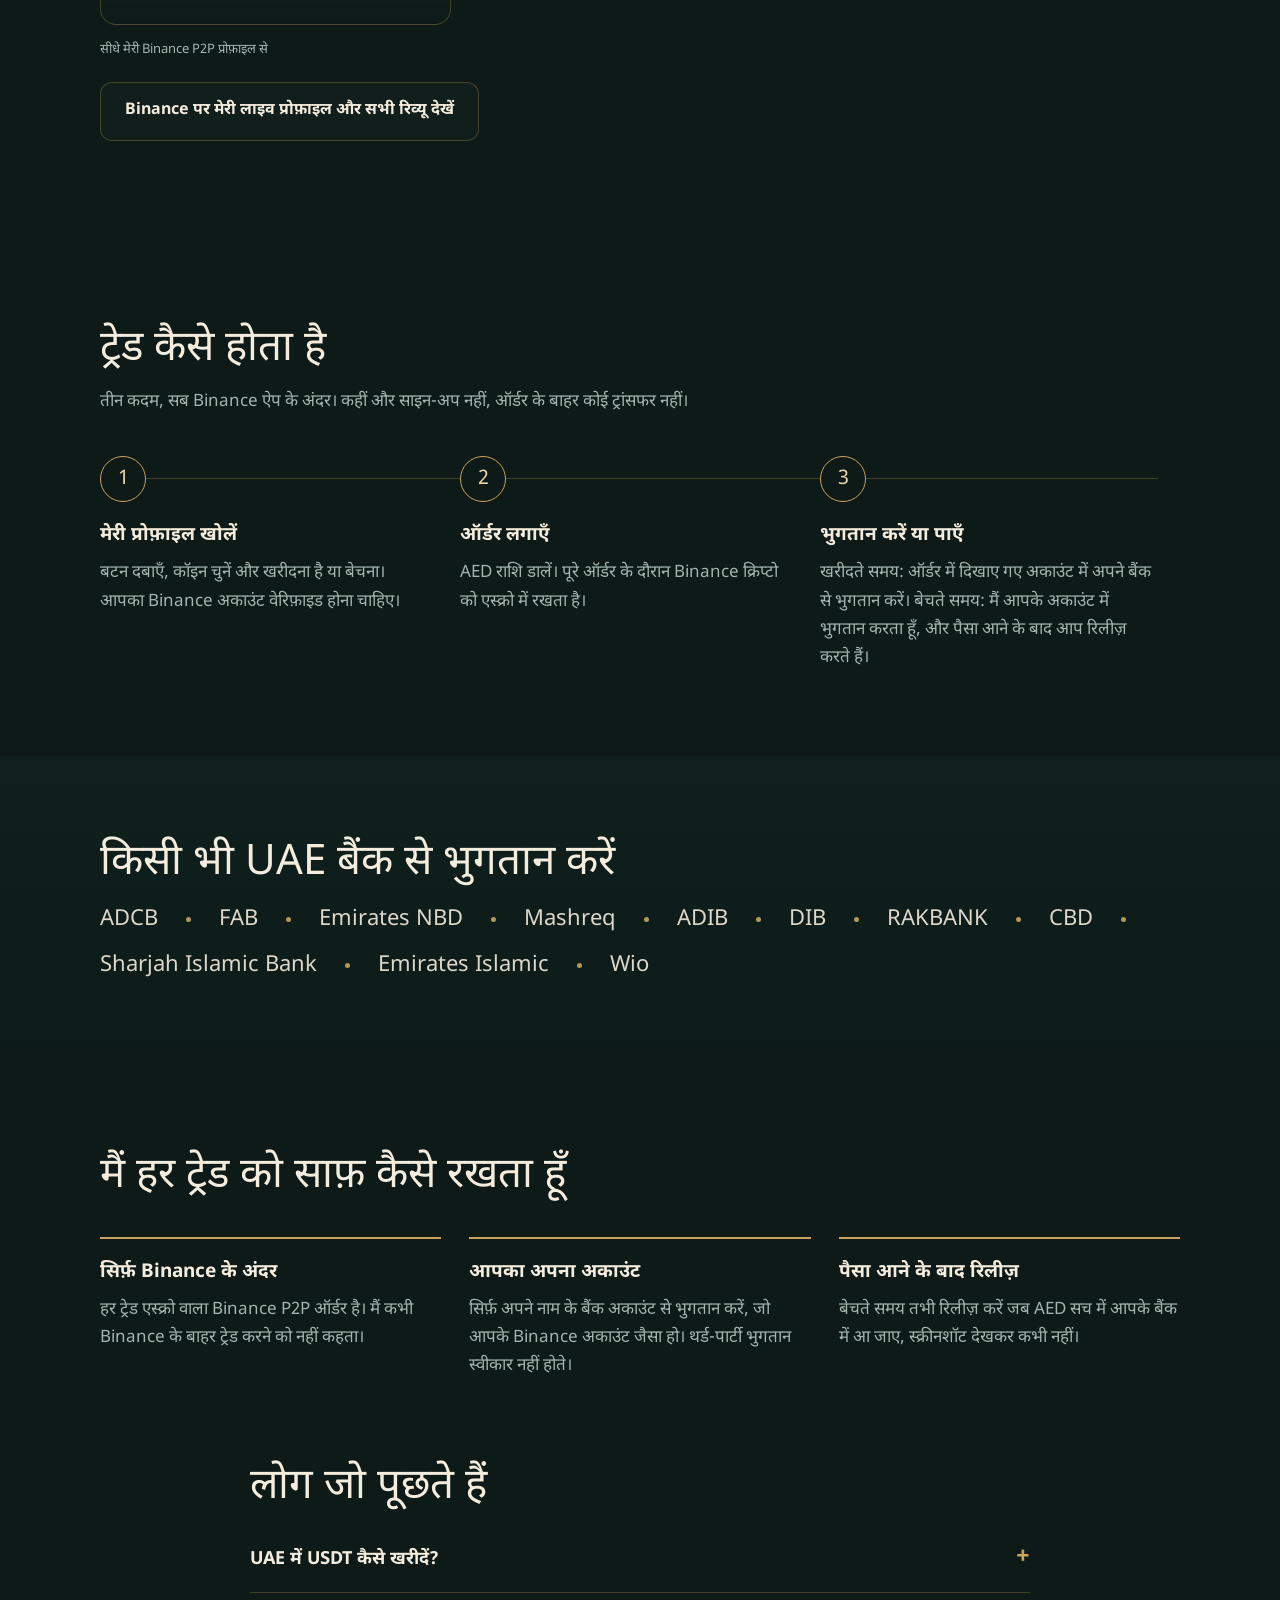
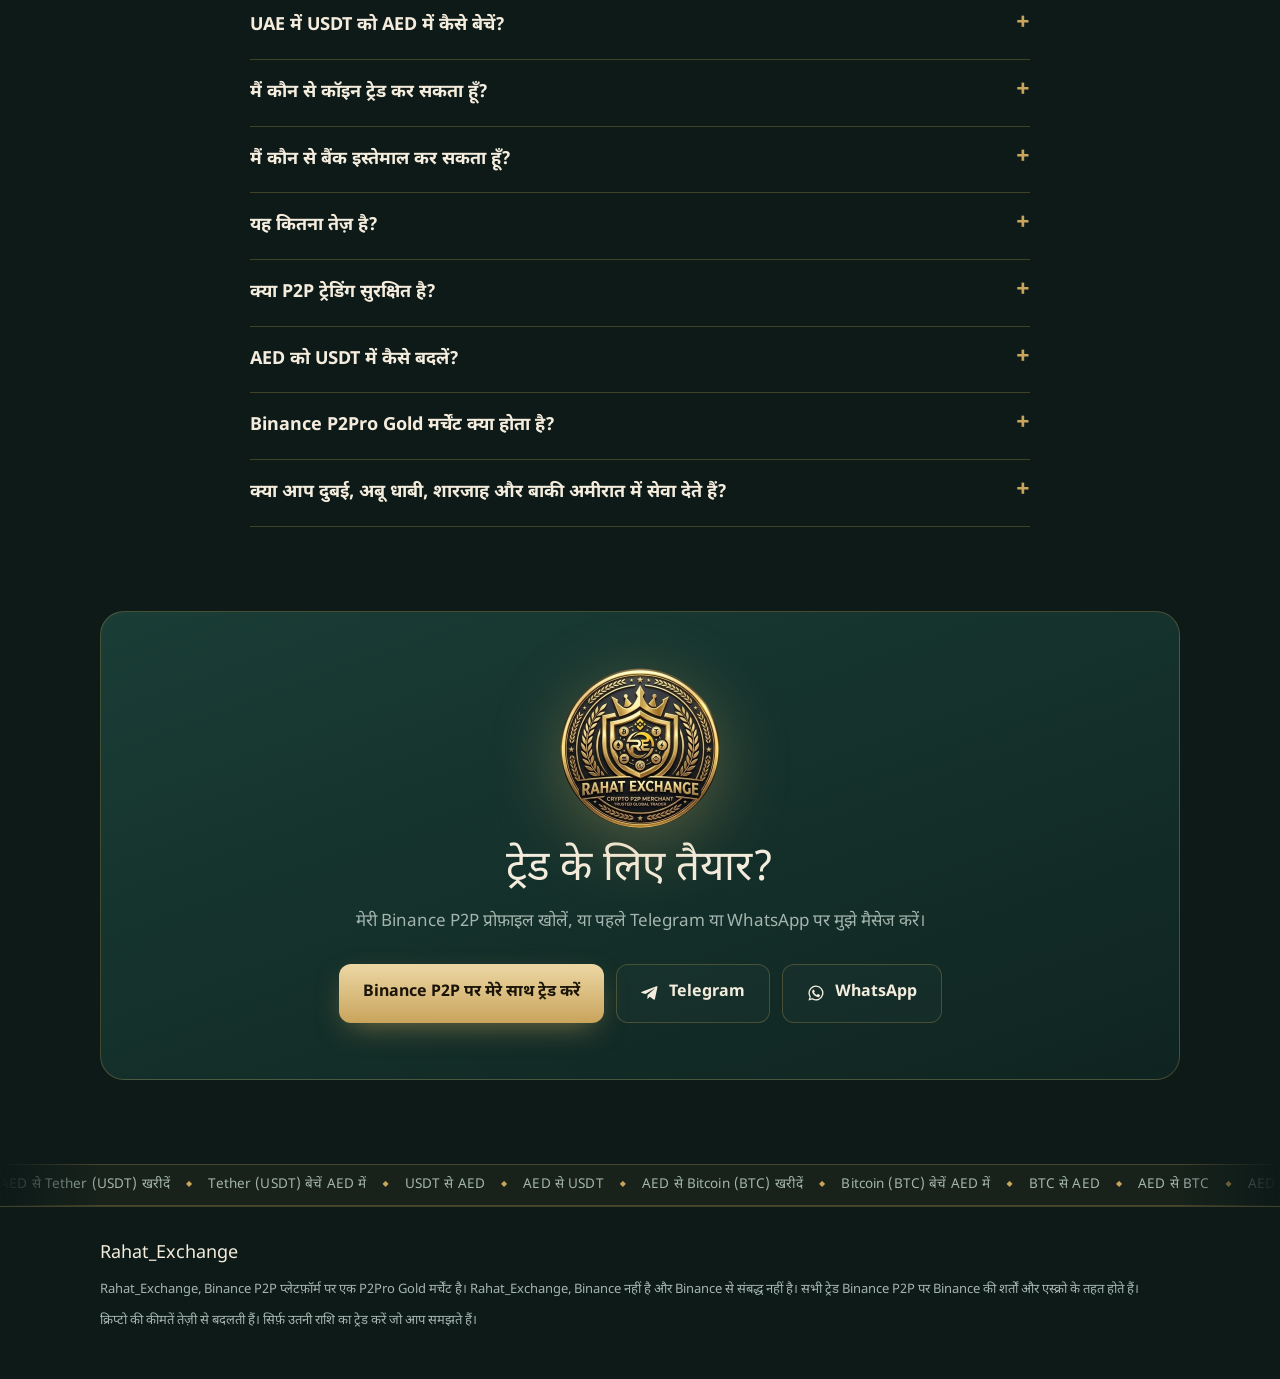
<file: hi/index.html>
<!doctype html>
<html lang="hi" dir="ltr">
<head>
<meta charset="utf-8"><meta name="viewport" content="width=device-width,initial-scale=1">
<title>Rahat_Exchange – Binance P2Pro Gold मर्चेंट UAE | AED में USDT, BTC, ETH खरीदें और बेचें</title>
<meta name="description" content="UAE में Binance P2Pro Gold मर्चेंट। AED से USDT, BTC, ETH, USDC, BNB, SOL और Binance P2P के हर कॉइन को खरीदें और बेचें। UAE में Binance P2P पर Rahat_Exchange के साथ ट्रेड करें। सभी UAE लोकल बैंक, हर ऑर्डर पर Binance एस्क्रो।">
<link rel="canonical" href="https://rahatexchange.com/hi/">
<link rel="alternate" hreflang="en" href="https://rahatexchange.com/"><link rel="alternate" hreflang="ar" href="https://rahatexchange.com/ar/"><link rel="alternate" hreflang="hi" href="https://rahatexchange.com/hi/"><link rel="alternate" hreflang="ur" href="https://rahatexchange.com/ur/"><link rel="alternate" hreflang="bn" href="https://rahatexchange.com/bn/"><link rel="alternate" hreflang="ru" href="https://rahatexchange.com/ru/"><link rel="alternate" hreflang="zh-Hans" href="https://rahatexchange.com/zh/"><link rel="alternate" hreflang="fa" href="https://rahatexchange.com/fa/"><link rel="alternate" hreflang="fil" href="https://rahatexchange.com/fil/"><link rel="alternate" hreflang="tr" href="https://rahatexchange.com/tr/"><link rel="alternate" hreflang="fr" href="https://rahatexchange.com/fr/"><link rel="alternate" hreflang="x-default" href="https://rahatexchange.com/">
<meta property="og:title" content="Rahat_Exchange – Binance P2Pro Gold मर्चेंट UAE | AED में USDT, BTC, ETH खरीदें और बेचें"><meta property="og:description" content="UAE में Binance P2Pro Gold मर्चेंट। AED से USDT, BTC, ETH, USDC, BNB, SOL और Binance P2P के हर कॉइन को खरीदें और बेचें। UAE में Binance P2P पर Rahat_Exchange के साथ ट्रेड करें। सभी UAE लोकल बैंक, हर ऑर्डर पर Binance एस्क्रो।"><meta property="og:url" content="https://rahatexchange.com/hi/"><meta property="og:type" content="website">
<meta name="theme-color" content="#0d1a18">
<link rel="icon" type="image/png" href="/favicon.png"><link rel="apple-touch-icon" href="/apple-touch-icon.png"><meta property="og:image" content="https://rahatexchange.com/og.jpg"><link rel="x-old-icon" href="data:image/svg+xml,%3Csvg xmlns='http://www.w3.org/2000/svg' viewBox='0 0 32 32'%3E%3Ccircle cx='16' cy='16' r='15' fill='%23c9a45c'/%3E%3Ctext x='16' y='22' font-size='17' text-anchor='middle' fill='%230d1a18' font-family='Georgia'%3ER%3C/text%3E%3C/svg%3E">
<link rel="preconnect" href="https://fonts.googleapis.com"><link rel="preconnect" href="https://fonts.gstatic.com" crossorigin>
<link href="https://fonts.googleapis.com/css2?family=Marcellus&family=Manrope:wght@400;500;700&family=Reem+Kufi:wght@400;500&family=IBM+Plex+Sans+Arabic:wght@400;500;700&family=Noto+Sans+Devanagari:wght@400;500;700&display=swap" rel="stylesheet">
<link rel="stylesheet" href="/style.css?v=12">
<script type="application/ld+json">{"@context": "https://schema.org", "@type": "FAQPage", "mainEntity": [{"@type": "Question", "name": "UAE में USDT कैसे खरीदें?", "acceptedAnswer": {"@type": "Answer", "text": "Binance खोलें, P2P पर जाएँ, Buy, USDT और AED चुनें, Rahat_Exchange चुनें, ऑर्डर लगाएँ और ऑर्डर में दिखाए गए बैंक अकाउंट में भुगतान करें। भुगतान की पुष्टि के बाद Binance आपको USDT रिलीज़ करता है।"}}, {"@type": "Question", "name": "UAE में USDT को AED में कैसे बेचें?", "acceptedAnswer": {"@type": "Answer", "text": "Binance P2P पर Sell, USDT और AED चुनें, Rahat_Exchange चुनें और अपना UAE बैंक अकाउंट जोड़ें। मैं AED आपके अकाउंट में भेजता हूँ; पैसा आने के बाद USDT रिलीज़ करें।"}}, {"@type": "Question", "name": "मैं कौन से कॉइन ट्रेड कर सकता हूँ?", "acceptedAnswer": {"@type": "Answer", "text": "USDT, BTC, ETH, USDC, BNB, SOL, ADA, DOGE, PEPE और हर वह कॉइन जो Binance P2P पर AED के साथ उपलब्ध है।"}}, {"@type": "Question", "name": "मैं कौन से बैंक इस्तेमाल कर सकता हूँ?", "acceptedAnswer": {"@type": "Answer", "text": "सभी UAE लोकल बैंक, जैसे ADCB, FAB, Emirates NBD, Mashreq, ADIB, DIB, RAKBANK, CBD, Sharjah Islamic Bank, Emirates Islamic और Wio। सिर्फ़ अपने नाम का अकाउंट इस्तेमाल करें।"}}, {"@type": "Question", "name": "यह कितना तेज़ है?", "acceptedAnswer": {"@type": "Answer", "text": "UAE बैंकों के बीच भुगतान आमतौर पर इंस्टेंट होते हैं (Instant Payments AED 50,000 तक)।"}}, {"@type": "Question", "name": "क्या P2P ट्रेडिंग सुरक्षित है?", "acceptedAnswer": {"@type": "Answer", "text": "Binance P2P पर ऑर्डर के दौरान क्रिप्टो Binance एस्क्रो में रहता है। सिर्फ़ ऑर्डर के अंदर ट्रेड करें, सिर्फ़ उसमें दिखाए गए अकाउंट में भुगतान करें, और पैसा आपके अकाउंट में आने से पहले कभी रिलीज़ न करें।"}}, {"@type": "Question", "name": "AED को USDT में कैसे बदलें?", "acceptedAnswer": {"@type": "Answer", "text": "Binance खोलें, P2P में जाएँ, Buy, USDT और AED चुनें, Rahat_Exchange चुनें और AED में रकम लिखें। अपने UAE बैंक से ऑर्डर में दिखाए गए खाते में भुगतान करें। भुगतान की पुष्टि होते ही USDT आपके Binance वॉलेट में रिलीज़ हो जाता है।"}}, {"@type": "Question", "name": "Binance P2Pro Gold मर्चेंट क्या होता है?", "acceptedAnswer": {"@type": "Answer", "text": "P2Pro, Binance का पेशेवर P2P मर्चेंट्स के लिए प्रोग्राम है, और Gold इसके ऊँचे स्तरों में से एक है। Rahat_Exchange, Binance P2P पर P2Pro Gold मर्चेंट के रूप में ट्रेड करता है।"}}, {"@type": "Question", "name": "क्या आप दुबई, अबू धाबी, शारजाह और बाकी अमीरात में सेवा देते हैं?", "acceptedAnswer": {"@type": "Answer", "text": "हाँ, पूरे UAE में। सब कुछ Binance ऑर्डर के अंदर और बैंक ट्रांसफर से होता है, इसलिए दुबई, अबू धाबी, शारजाह, अजमान या किसी भी अमीरात से एक जैसा काम करता है।"}}]}</script>
<script type="application/ld+json" id="biz">{"@context": "https://schema.org", "@type": "FinancialService", "@id": "https://rahatexchange.com/#business", "name": "Rahat_Exchange", "alternateName": ["Rahat Exchange", "RahatExchange"], "description": "Binance P2Pro Gold merchant in the UAE. Buy and sell USDT, BTC, ETH, USDC, BNB, SOL and every Binance P2P coin with AED by bank transfer from any UAE bank.", "url": "https://rahatexchange.com/", "logo": "https://rahatexchange.com/favicon.png", "image": "https://rahatexchange.com/og.jpg", "telephone": "+971508286860", "address": {"@type": "PostalAddress", "streetAddress": "Nad Al Sheba 1", "addressLocality": "Dubai", "addressRegion": "Dubai", "addressCountry": "AE"}, "areaServed": [{"@type": "Country", "name": "United Arab Emirates"}, {"@type": "City", "name": "Dubai"}, {"@type": "City", "name": "Abu Dhabi"}, {"@type": "City", "name": "Sharjah"}, {"@type": "City", "name": "Ajman"}], "currenciesAccepted": "AED", "paymentAccepted": "Bank transfer", "knowsLanguage": ["en", "ar", "hi", "ur", "bn", "ru", "zh", "fa", "fil", "tr", "fr"], "sameAs": ["https://t.me/Rahat_Exchange", "https://wa.me/971508286860"], "makesOffer": [{"@type": "Offer", "itemOffered": {"@type": "Service", "name": "Buy and sell USDT with AED"}}, {"@type": "Offer", "itemOffered": {"@type": "Service", "name": "Buy and sell Bitcoin (BTC) with AED"}}, {"@type": "Offer", "itemOffered": {"@type": "Service", "name": "Buy and sell Ethereum (ETH) with AED"}}, {"@type": "Offer", "itemOffered": {"@type": "Service", "name": "Buy and sell USDC with AED"}}, {"@type": "Offer", "itemOffered": {"@type": "Service", "name": "Buy and sell BNB with AED"}}, {"@type": "Offer", "itemOffered": {"@type": "Service", "name": "Buy and sell Solana (SOL) with AED"}}], "inLanguage": "hi"}</script></head>
<body>
<header><div class="wrap"><a class="logo" href="/hi/"><img src="/logo-96.png" width="40" height="40" alt="">Rahat_Exchange</a><details class="langs"><summary aria-label="भाषा"><svg viewBox="0 0 24 24" width="16" height="16" fill="none" stroke="currentColor" stroke-width="1.8" aria-hidden="true"><circle cx="12" cy="12" r="9"/><path d="M3 12h18M12 3c2.5 2.6 3.8 5.6 3.8 9s-1.3 6.4-3.8 9c-2.5-2.6-3.8-5.6-3.8-9S9.5 5.6 12 3z"/></svg>हिन्दी</summary><div class="langlist"><a href="/" hreflang="en" lang="en">English</a><a href="/ar/" hreflang="ar" lang="ar">العربية</a><a href="/hi/" hreflang="hi" lang="hi" aria-current="page">हिन्दी</a><a href="/ur/" hreflang="ur" lang="ur">اردو</a><a href="/bn/" hreflang="bn" lang="bn">বাংলা</a><a href="/ru/" hreflang="ru" lang="ru">Русский</a><a href="/zh/" hreflang="zh-Hans" lang="zh">中文</a><a href="/fa/" hreflang="fa" lang="fa">فارسی</a><a href="/fil/" hreflang="fil" lang="fil">Filipino</a><a href="/tr/" hreflang="tr" lang="tr">Türkçe</a><a href="/fr/" hreflang="fr" lang="fr">Français</a></div></details></div></header><div class="tick" data-tick="top" role="region" aria-label="मैं क्या ट्रेड करता हूँ"><ul class="tick-run"><li>UAE में Binance P2Pro Gold मर्चेंट</li><li>दुबई में P2Pro Gold मर्चेंट</li><li>UAE में वेरिफाइड Binance मर्चेंट</li><li>AED के लिए भरोसेमंद P2Pro मर्चेंट</li><li>AED से USDT खरीदें</li><li>USDT बेचें AED में</li><li>AED से USDT</li><li>USDT से AED</li><li>क्रिप्टो से AED</li><li>AED से क्रिप्टो</li><li>Binance P2P UAE</li><li>दुबई P2P क्रिप्टो</li><li>दुबई में USDT बेचें</li><li>दुबई में USDT खरीदें</li><li>अबू धाबी USDT</li><li>शारजाह USDT</li><li>UAE में क्रिप्टो कैश आउट</li><li>USDT को दिरहम में बदलें</li><li>टेदर से दिरहम</li><li>आज का USDT रेट AED</li><li>UAE में भरोसेमंद USDT विक्रेता</li><li>UAE में भरोसेमंद USDT खरीदार</li><li>UAE क्रिप्टो एक्सचेंजर</li><li>बैंक ट्रांसफर से USDT UAE</li><li>तुरंत USDT UAE</li><li>UAE में Binance P2P मर्चेंट</li></ul><ul class="tick-run" aria-hidden="true"><li>UAE में Binance P2Pro Gold मर्चेंट</li><li>दुबई में P2Pro Gold मर्चेंट</li><li>UAE में वेरिफाइड Binance मर्चेंट</li><li>AED के लिए भरोसेमंद P2Pro मर्चेंट</li><li>AED से USDT खरीदें</li><li>USDT बेचें AED में</li><li>AED से USDT</li><li>USDT से AED</li><li>क्रिप्टो से AED</li><li>AED से क्रिप्टो</li><li>Binance P2P UAE</li><li>दुबई P2P क्रिप्टो</li><li>दुबई में USDT बेचें</li><li>दुबई में USDT खरीदें</li><li>अबू धाबी USDT</li><li>शारजाह USDT</li><li>UAE में क्रिप्टो कैश आउट</li><li>USDT को दिरहम में बदलें</li><li>टेदर से दिरहम</li><li>आज का USDT रेट AED</li><li>UAE में भरोसेमंद USDT विक्रेता</li><li>UAE में भरोसेमंद USDT खरीदार</li><li>UAE क्रिप्टो एक्सचेंजर</li><li>बैंक ट्रांसफर से USDT UAE</li><li>तुरंत USDT UAE</li><li>UAE में Binance P2P मर्चेंट</li></ul></div>
<main>
<section class="hero guilloche-wrap"><div class="wrap">
<div>
<img class="medal" src="/logo-320.webp" width="132" height="132" alt="Rahat_Exchange लोगो">
<h1>दिरहम से क्रिप्टो खरीदें और बेचें, सुरक्षित तरीके से।</h1>
<p class="lead">Rahat_Exchange, UAE में Binance P2P का एक P2Pro Gold मर्चेंट है। आप मेरे साथ Binance के अंदर USDT, BTC, ETH और हर AED कॉइन का ट्रेड करते हैं, और अपने UAE बैंक से भुगतान करते या पाते हैं।</p>
<div class="btns"><a class="btn main" href="https://app.binance.com/en/qr/dplk3e41a10d1a224a149f23cb0c641a0869" rel="nofollow noopener" target="_blank">Binance P2P पर मेरे साथ ट्रेड करें</a><a class="btn ghost" href="https://t.me/Rahat_Exchange" rel="noopener" target="_blank"><svg viewBox="0 0 24 24" fill="currentColor" aria-hidden="true"><path d="M21.9 4.3 18.6 20c-.2 1-.9 1.3-1.8.8l-5-3.7-2.4 2.3c-.3.3-.5.5-1 .5l.4-5.1 9.3-8.4c.4-.4-.1-.6-.6-.2L6 13.4 1.1 11.9c-1-.3-1.1-1 .2-1.5L20.6 3c.9-.3 1.6.2 1.3 1.3z"/></svg>Telegram</a><a class="btn ghost" href="https://wa.me/971508286860" rel="noopener" target="_blank"><svg viewBox="0 0 24 24" fill="currentColor" aria-hidden="true"><path d="M12 2a10 10 0 0 0-8.6 15.1L2 22l5-1.3A10 10 0 1 0 12 2zm0 18.2c-1.5 0-3-.4-4.3-1.2l-.3-.2-3 .8.8-2.9-.2-.3A8.2 8.2 0 1 1 12 20.2zm4.5-6.1c-.2-.1-1.5-.7-1.7-.8s-.4-.1-.6.1-.7.8-.8 1-.3.2-.5.1a6.7 6.7 0 0 1-3.3-2.9c-.3-.4.2-.4.7-1.3.1-.2 0-.3 0-.4l-.8-1.8c-.2-.5-.4-.4-.6-.4h-.5c-.2 0-.5.1-.7.3a2.9 2.9 0 0 0-.9 2.2 5 5 0 0 0 1.1 2.7 11.6 11.6 0 0 0 4.4 3.9c1.6.7 2.3.8 3.1.7.5-.1 1.5-.6 1.7-1.2s.2-1.1.2-1.2-.2-.2-.4-.3z"/></svg>WhatsApp</a></div>
<div class="coins"><span class="coin">USDT</span><span class="coin">BTC</span><span class="coin">ETH</span><span class="coin">USDC</span><span class="coin">BNB</span><span class="coin">SOL</span><span class="coin">ADA</span><span class="coin">DOGE</span><span class="coin">PEPE</span><span class="coin more">और Binance P2P पर AED वाला हर कॉइन</span></div>
</div>
<div class="ticket guilloche" aria-label="उदाहरण: आप USDT खरीदते हैं">
<div class="top"><div class="who">उदाहरण: आप USDT खरीदते हैं<small>Binance P2P पर ऑर्डर</small></div><div class="amt">AED 10,000<small>बैंक ट्रांसफर से भुगतान</small></div></div>
<ol class="steps"><li class="on"><span class="dot">1</span><div><b>ऑर्डर लगाया गया</b><span>Binance USDT को एस्क्रो में लॉक करता है</span></div></li><li class="on"><span class="dot">2</span><div><b>आप अपने बैंक से भुगतान करते हैं</b><span>किसी भी UAE बैंक से इंस्टेंट ट्रांसफर</span></div></li><li class="on"><span class="dot">3</span><div><b>USDT आपको रिलीज़</b><span>सीधे आपके Binance वॉलेट में</span></div></li></ol>
<div class="foot">हर कदम Binance ऑर्डर के अंदर होता है। भुगतान की पुष्टि होने तक क्रिप्टो एस्क्रो से बाहर नहीं जाता।</div>
</div>
</div></section>
<div class="facts"><div class="wrap"><div class="fact"><h3>Binance एस्क्रो</h3><p>हर ऑर्डर में आपका क्रिप्टो Binance द्वारा सुरक्षित रहता है।</p></div><div class="fact"><h3>हर UAE बैंक</h3><p>ADCB, FAB, Emirates NBD, Mashreq, ADIB, DIB, Wio और भी बहुत।</p></div><div class="fact"><h3>हर AED कॉइन</h3><p>USDT, BTC, ETH, USDC, BNB, SOL और Binance P2P के बाकी सभी।</p></div></div></div>
<section class="block finder" id="finder" hidden></section><section class="block myads" id="ads" hidden></section><section class="block proof" id="live" data-lang="hi" data-now="अभी अपडेट हुआ" data-ago="{m} मिनट पहले अपडेट"><div class="wrap"><div class="livehead"><h2>Binance से लाइव</h2><span class="live" hidden><i></i>लाइव</span></div><p class="sub">मेरा रिकॉर्ड, हर ट्रेड के साथ अपडेट।</p><div class="lboxes"><div class="lbox" data-k="customers"><strong><span class="n">777</span></strong><b>खुश ग्राहक</b><span class="d">traders I have served</span></div><div class="lbox" data-k="trades"><strong><span class="n">1,214</span></strong><b>पूरे हुए ट्रेड</b><span class="d">581 buy · 633 sell</span></div><div class="lbox" data-k="month" hidden><strong><span class="n"></span></strong><b>इस महीने के ट्रेड</b><span class="d">in the last 30 days</span></div><div class="lbox" data-k="positive"><strong><span class="n">100%</span></strong><b>पॉज़िटिव फ़ीडबैक</b><span class="d">from 127 customer reviews</span></div><div class="lbox" data-k="completion" hidden><strong><span class="n">100%</span></strong><b>कम्प्लीशन रेट</b><span class="d">orders completed in 30 days</span></div><div class="lbox" data-k="pay_min"><strong><span class="n">2.6</span><small>मिनट</small></strong><b>तेज़ भुगतान</b><span class="d">my average time to pay</span></div><div class="lbox" data-k="release_min" hidden><strong><span class="n"></span><small>मिनट</small></strong><b>जल्दी रिलीज़</b><span class="d">my average time to release</span></div><div class="lbox" data-k="repeat" hidden><strong><span class="n"></span></strong><b>लौटकर आए ग्राहकों के ट्रेड</b><span class="d">customers who came back</span></div></div><p class="upd">सीधे मेरी Binance P2P प्रोफ़ाइल से<span class="ago"></span></p><p style="margin-top:22px"><a class="btn ghost" href="https://app.binance.com/en/qr/dplk3e41a10d1a224a149f23cb0c641a0869" rel="nofollow noopener" target="_blank">Binance पर मेरी लाइव प्रोफ़ाइल और सभी रिव्यू देखें</a></p></div></section>
<section class="block"><div class="wrap"><h2>ट्रेड कैसे होता है</h2><p class="sub">तीन कदम, सब Binance ऐप के अंदर। कहीं और साइन-अप नहीं, ऑर्डर के बाहर कोई ट्रांसफर नहीं।</p>
<div class="path"><div><h3>मेरी प्रोफ़ाइल खोलें</h3><p>बटन दबाएँ, कॉइन चुनें और खरीदना है या बेचना। आपका Binance अकाउंट वेरिफ़ाइड होना चाहिए।</p></div><div><h3>ऑर्डर लगाएँ</h3><p>AED राशि डालें। पूरे ऑर्डर के दौरान Binance क्रिप्टो को एस्क्रो में रखता है।</p></div><div><h3>भुगतान करें या पाएँ</h3><p>खरीदते समय: ऑर्डर में दिखाए गए अकाउंट में अपने बैंक से भुगतान करें। बेचते समय: मैं आपके अकाउंट में भुगतान करता हूँ, और पैसा आने के बाद आप रिलीज़ करते हैं।</p></div></div></div></section>
<section class="block banks"><div class="wrap"><h2>किसी भी UAE बैंक से भुगतान करें</h2><div class="banklist"><span>ADCB</span><span>FAB</span><span>Emirates NBD</span><span>Mashreq</span><span>ADIB</span><span>DIB</span><span>RAKBANK</span><span>CBD</span><span>Sharjah Islamic Bank</span><span>Emirates Islamic</span><span>Wio</span></div></div></section>
<section class="block"><div class="wrap"><h2>मैं हर ट्रेड को साफ़ कैसे रखता हूँ</h2><div class="rules" style="margin-top:36px"><div class="rule"><h3>सिर्फ़ Binance के अंदर</h3><p>हर ट्रेड एस्क्रो वाला Binance P2P ऑर्डर है। मैं कभी Binance के बाहर ट्रेड करने को नहीं कहता।</p></div><div class="rule"><h3>आपका अपना अकाउंट</h3><p>सिर्फ़ अपने नाम के बैंक अकाउंट से भुगतान करें, जो आपके Binance अकाउंट जैसा हो। थर्ड-पार्टी भुगतान स्वीकार नहीं होते।</p></div><div class="rule"><h3>पैसा आने के बाद रिलीज़</h3><p>बेचते समय तभी रिलीज़ करें जब AED सच में आपके बैंक में आ जाए, स्क्रीनशॉट देखकर कभी नहीं।</p></div></div></div></section>
<section class="block" style="padding-top:0"><div class="wrap faq"><h2>लोग जो पूछते हैं</h2><details><summary>UAE में USDT कैसे खरीदें?</summary><p>Binance खोलें, P2P पर जाएँ, Buy, USDT और AED चुनें, Rahat_Exchange चुनें, ऑर्डर लगाएँ और ऑर्डर में दिखाए गए बैंक अकाउंट में भुगतान करें। भुगतान की पुष्टि के बाद Binance आपको USDT रिलीज़ करता है।</p></details><details><summary>UAE में USDT को AED में कैसे बेचें?</summary><p>Binance P2P पर Sell, USDT और AED चुनें, Rahat_Exchange चुनें और अपना UAE बैंक अकाउंट जोड़ें। मैं AED आपके अकाउंट में भेजता हूँ; पैसा आने के बाद USDT रिलीज़ करें।</p></details><details><summary>मैं कौन से कॉइन ट्रेड कर सकता हूँ?</summary><p>USDT, BTC, ETH, USDC, BNB, SOL, ADA, DOGE, PEPE और हर वह कॉइन जो Binance P2P पर AED के साथ उपलब्ध है।</p></details><details><summary>मैं कौन से बैंक इस्तेमाल कर सकता हूँ?</summary><p>सभी UAE लोकल बैंक, जैसे ADCB, FAB, Emirates NBD, Mashreq, ADIB, DIB, RAKBANK, CBD, Sharjah Islamic Bank, Emirates Islamic और Wio। सिर्फ़ अपने नाम का अकाउंट इस्तेमाल करें।</p></details><details><summary>यह कितना तेज़ है?</summary><p>UAE बैंकों के बीच भुगतान आमतौर पर इंस्टेंट होते हैं (Instant Payments AED 50,000 तक)।</p></details><details><summary>क्या P2P ट्रेडिंग सुरक्षित है?</summary><p>Binance P2P पर ऑर्डर के दौरान क्रिप्टो Binance एस्क्रो में रहता है। सिर्फ़ ऑर्डर के अंदर ट्रेड करें, सिर्फ़ उसमें दिखाए गए अकाउंट में भुगतान करें, और पैसा आपके अकाउंट में आने से पहले कभी रिलीज़ न करें।</p></details><details><summary>AED को USDT में कैसे बदलें?</summary><p>Binance खोलें, P2P में जाएँ, Buy, USDT और AED चुनें, Rahat_Exchange चुनें और AED में रकम लिखें। अपने UAE बैंक से ऑर्डर में दिखाए गए खाते में भुगतान करें। भुगतान की पुष्टि होते ही USDT आपके Binance वॉलेट में रिलीज़ हो जाता है।</p></details><details><summary>Binance P2Pro Gold मर्चेंट क्या होता है?</summary><p>P2Pro, Binance का पेशेवर P2P मर्चेंट्स के लिए प्रोग्राम है, और Gold इसके ऊँचे स्तरों में से एक है। Rahat_Exchange, Binance P2P पर P2Pro Gold मर्चेंट के रूप में ट्रेड करता है।</p></details><details><summary>क्या आप दुबई, अबू धाबी, शारजाह और बाकी अमीरात में सेवा देते हैं?</summary><p>हाँ, पूरे UAE में। सब कुछ Binance ऑर्डर के अंदर और बैंक ट्रांसफर से होता है, इसलिए दुबई, अबू धाबी, शारजाह, अजमान या किसी भी अमीरात से एक जैसा काम करता है।</p></details></div></section>
<section class="block" style="padding-top:0"><div class="wrap"><div class="contact guilloche"><img class="medal big" src="/logo-320.webp" width="160" height="160" alt=""><h2>ट्रेड के लिए तैयार?</h2><p class="sub" style="margin:0 auto 28px">मेरी Binance P2P प्रोफ़ाइल खोलें, या पहले Telegram या WhatsApp पर मुझे मैसेज करें।</p><div class="btns"><a class="btn main" href="https://app.binance.com/en/qr/dplk3e41a10d1a224a149f23cb0c641a0869" rel="nofollow noopener" target="_blank">Binance P2P पर मेरे साथ ट्रेड करें</a><a class="btn ghost" href="https://t.me/Rahat_Exchange" rel="noopener" target="_blank"><svg viewBox="0 0 24 24" fill="currentColor" aria-hidden="true"><path d="M21.9 4.3 18.6 20c-.2 1-.9 1.3-1.8.8l-5-3.7-2.4 2.3c-.3.3-.5.5-1 .5l.4-5.1 9.3-8.4c.4-.4-.1-.6-.6-.2L6 13.4 1.1 11.9c-1-.3-1.1-1 .2-1.5L20.6 3c.9-.3 1.6.2 1.3 1.3z"/></svg>Telegram</a><a class="btn ghost" href="https://wa.me/971508286860" rel="noopener" target="_blank"><svg viewBox="0 0 24 24" fill="currentColor" aria-hidden="true"><path d="M12 2a10 10 0 0 0-8.6 15.1L2 22l5-1.3A10 10 0 1 0 12 2zm0 18.2c-1.5 0-3-.4-4.3-1.2l-.3-.2-3 .8.8-2.9-.2-.3A8.2 8.2 0 1 1 12 20.2zm4.5-6.1c-.2-.1-1.5-.7-1.7-.8s-.4-.1-.6.1-.7.8-.8 1-.3.2-.5.1a6.7 6.7 0 0 1-3.3-2.9c-.3-.4.2-.4.7-1.3.1-.2 0-.3 0-.4l-.8-1.8c-.2-.5-.4-.4-.6-.4h-.5c-.2 0-.5.1-.7.3a2.9 2.9 0 0 0-.9 2.2 5 5 0 0 0 1.1 2.7 11.6 11.6 0 0 0 4.4 3.9c1.6.7 2.3.8 3.1.7.5-.1 1.5-.6 1.7-1.2s.2-1.1.2-1.2-.2-.2-.4-.3z"/></svg>WhatsApp</a></div></div></div></section>
</main>
<div class="tick rev" data-tick="bottom" role="region" aria-label="मैं क्या ट्रेड करता हूँ"><ul class="tick-run"><li>AED से Tether (USDT) खरीदें</li><li>Tether (USDT) बेचें AED में</li><li>USDT से AED</li><li>AED से USDT</li><li>AED से Bitcoin (BTC) खरीदें</li><li>Bitcoin (BTC) बेचें AED में</li><li>BTC से AED</li><li>AED से BTC</li><li>AED से Ethereum (ETH) खरीदें</li><li>Ethereum (ETH) बेचें AED में</li><li>ETH से AED</li><li>AED से ETH</li><li>AED से USD Coin (USDC) खरीदें</li><li>USD Coin (USDC) बेचें AED में</li><li>USDC से AED</li><li>AED से USDC</li><li>AED से BNB खरीदें</li><li>BNB बेचें AED में</li><li>BNB से AED</li><li>AED से BNB</li><li>AED से Solana (SOL) खरीदें</li><li>Solana (SOL) बेचें AED में</li><li>SOL से AED</li><li>AED से SOL</li><li>AED से Cardano (ADA) खरीदें</li><li>Cardano (ADA) बेचें AED में</li><li>ADA से AED</li><li>AED से ADA</li><li>AED से Dogecoin (DOGE) खरीदें</li><li>Dogecoin (DOGE) बेचें AED में</li><li>DOGE से AED</li><li>AED से DOGE</li><li>AED से Pepe (PEPE) खरीदें</li><li>Pepe (PEPE) बेचें AED में</li><li>PEPE से AED</li><li>AED से PEPE</li><li>AED से XRP खरीदें</li><li>XRP बेचें AED में</li><li>XRP से AED</li><li>AED से XRP</li><li>AED से First Digital USD (FDUSD) खरीदें</li><li>First Digital USD (FDUSD) बेचें AED में</li><li>FDUSD से AED</li><li>AED से FDUSD</li></ul><ul class="tick-run" aria-hidden="true"><li>AED से Tether (USDT) खरीदें</li><li>Tether (USDT) बेचें AED में</li><li>USDT से AED</li><li>AED से USDT</li><li>AED से Bitcoin (BTC) खरीदें</li><li>Bitcoin (BTC) बेचें AED में</li><li>BTC से AED</li><li>AED से BTC</li><li>AED से Ethereum (ETH) खरीदें</li><li>Ethereum (ETH) बेचें AED में</li><li>ETH से AED</li><li>AED से ETH</li><li>AED से USD Coin (USDC) खरीदें</li><li>USD Coin (USDC) बेचें AED में</li><li>USDC से AED</li><li>AED से USDC</li><li>AED से BNB खरीदें</li><li>BNB बेचें AED में</li><li>BNB से AED</li><li>AED से BNB</li><li>AED से Solana (SOL) खरीदें</li><li>Solana (SOL) बेचें AED में</li><li>SOL से AED</li><li>AED से SOL</li><li>AED से Cardano (ADA) खरीदें</li><li>Cardano (ADA) बेचें AED में</li><li>ADA से AED</li><li>AED से ADA</li><li>AED से Dogecoin (DOGE) खरीदें</li><li>Dogecoin (DOGE) बेचें AED में</li><li>DOGE से AED</li><li>AED से DOGE</li><li>AED से Pepe (PEPE) खरीदें</li><li>Pepe (PEPE) बेचें AED में</li><li>PEPE से AED</li><li>AED से PEPE</li><li>AED से XRP खरीदें</li><li>XRP बेचें AED में</li><li>XRP से AED</li><li>AED से XRP</li><li>AED से First Digital USD (FDUSD) खरीदें</li><li>First Digital USD (FDUSD) बेचें AED में</li><li>FDUSD से AED</li><li>AED से FDUSD</li></ul></div><footer><div class="wrap"><b>Rahat_Exchange</b><span>Rahat_Exchange, Binance P2P प्लेटफ़ॉर्म पर एक P2Pro Gold मर्चेंट है। Rahat_Exchange, Binance नहीं है और Binance से संबद्ध नहीं है। सभी ट्रेड Binance P2P पर Binance की शर्तों और एस्क्रो के तहत होते हैं।</span><span>क्रिप्टो की कीमतें तेज़ी से बदलती हैं। सिर्फ़ उतनी राशि का ट्रेड करें जो आप समझते हैं।</span></div></footer>
<script>
(function(){if(matchMedia('(prefers-reduced-motion: reduce)').matches)return;var li=document.querySelectorAll('.steps li');li.forEach(function(e){e.classList.remove('on')});li.forEach(function(e,i){setTimeout(function(){e.classList.add('on')},500+i*900)});})();
</script>
<script src="/finder.js?v=11" defer></script><script src="/live.js?v=11" defer></script>
</body>
</html>
</file>
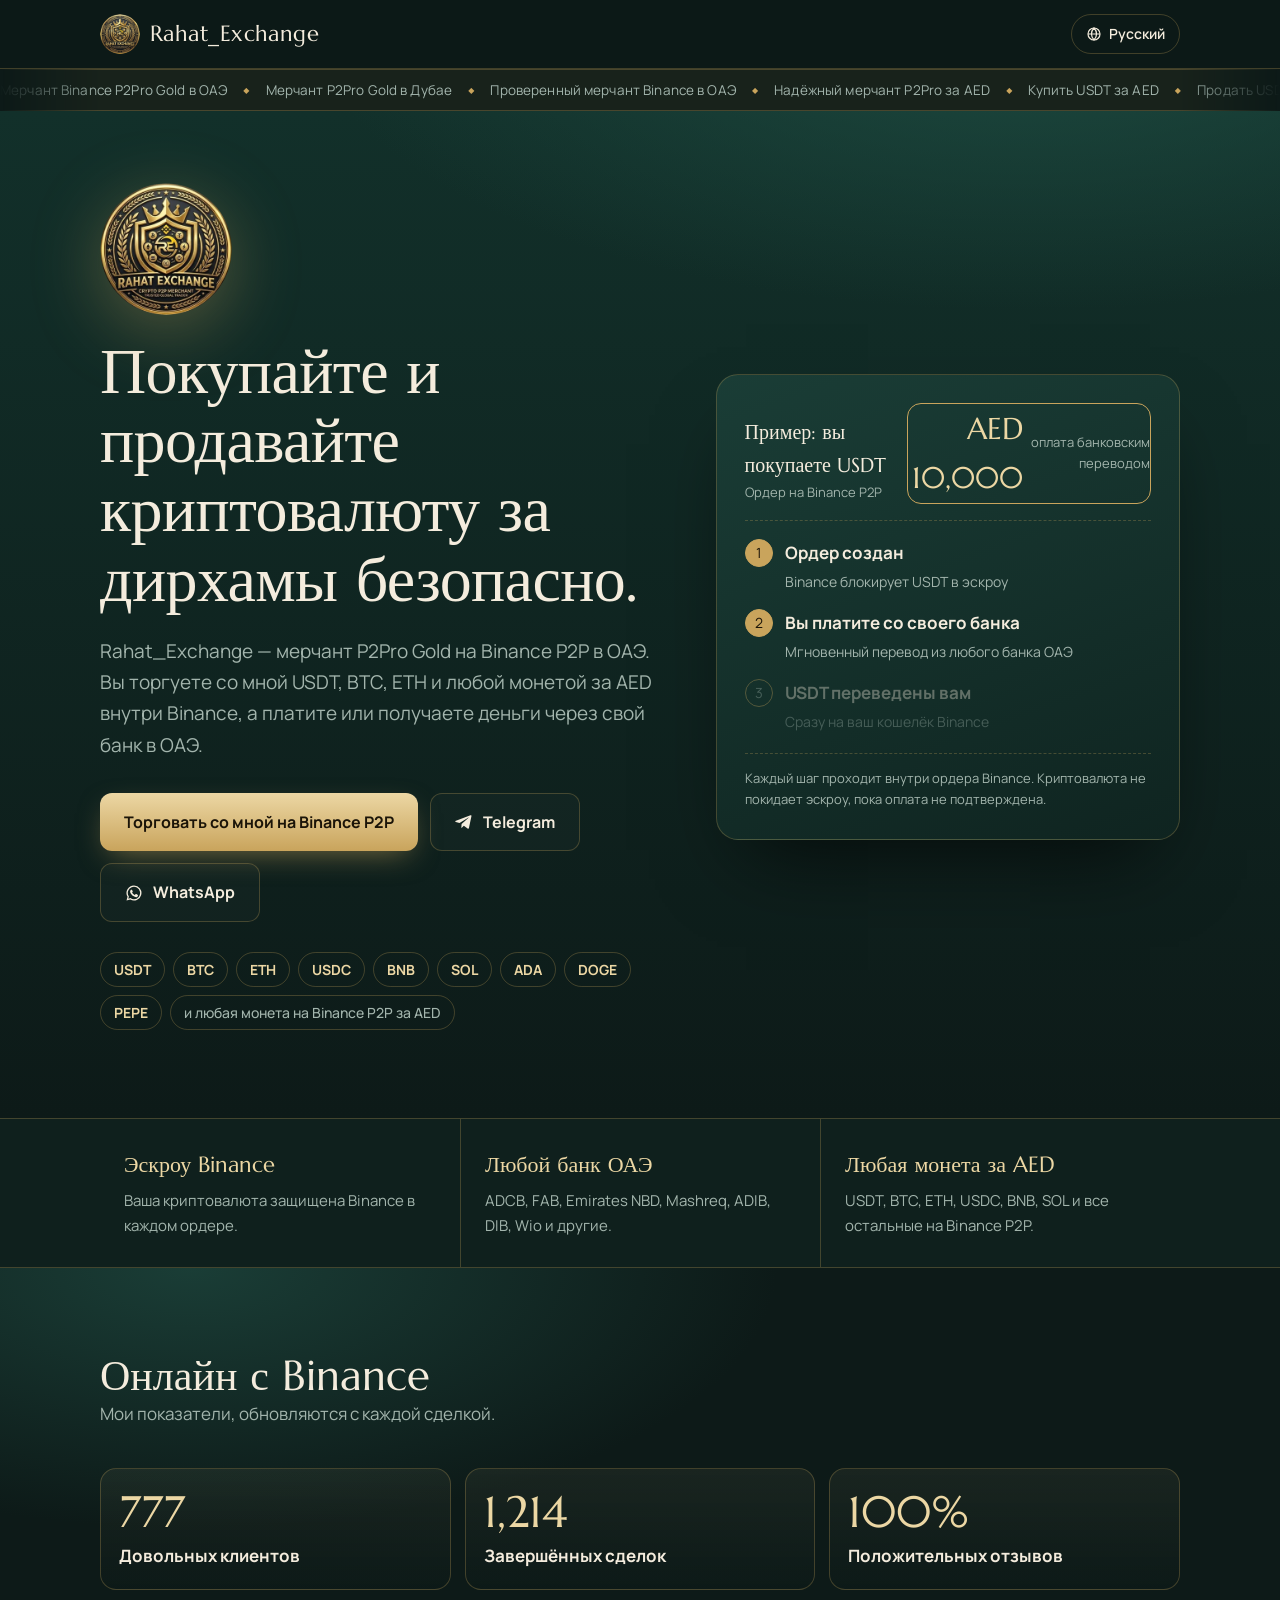
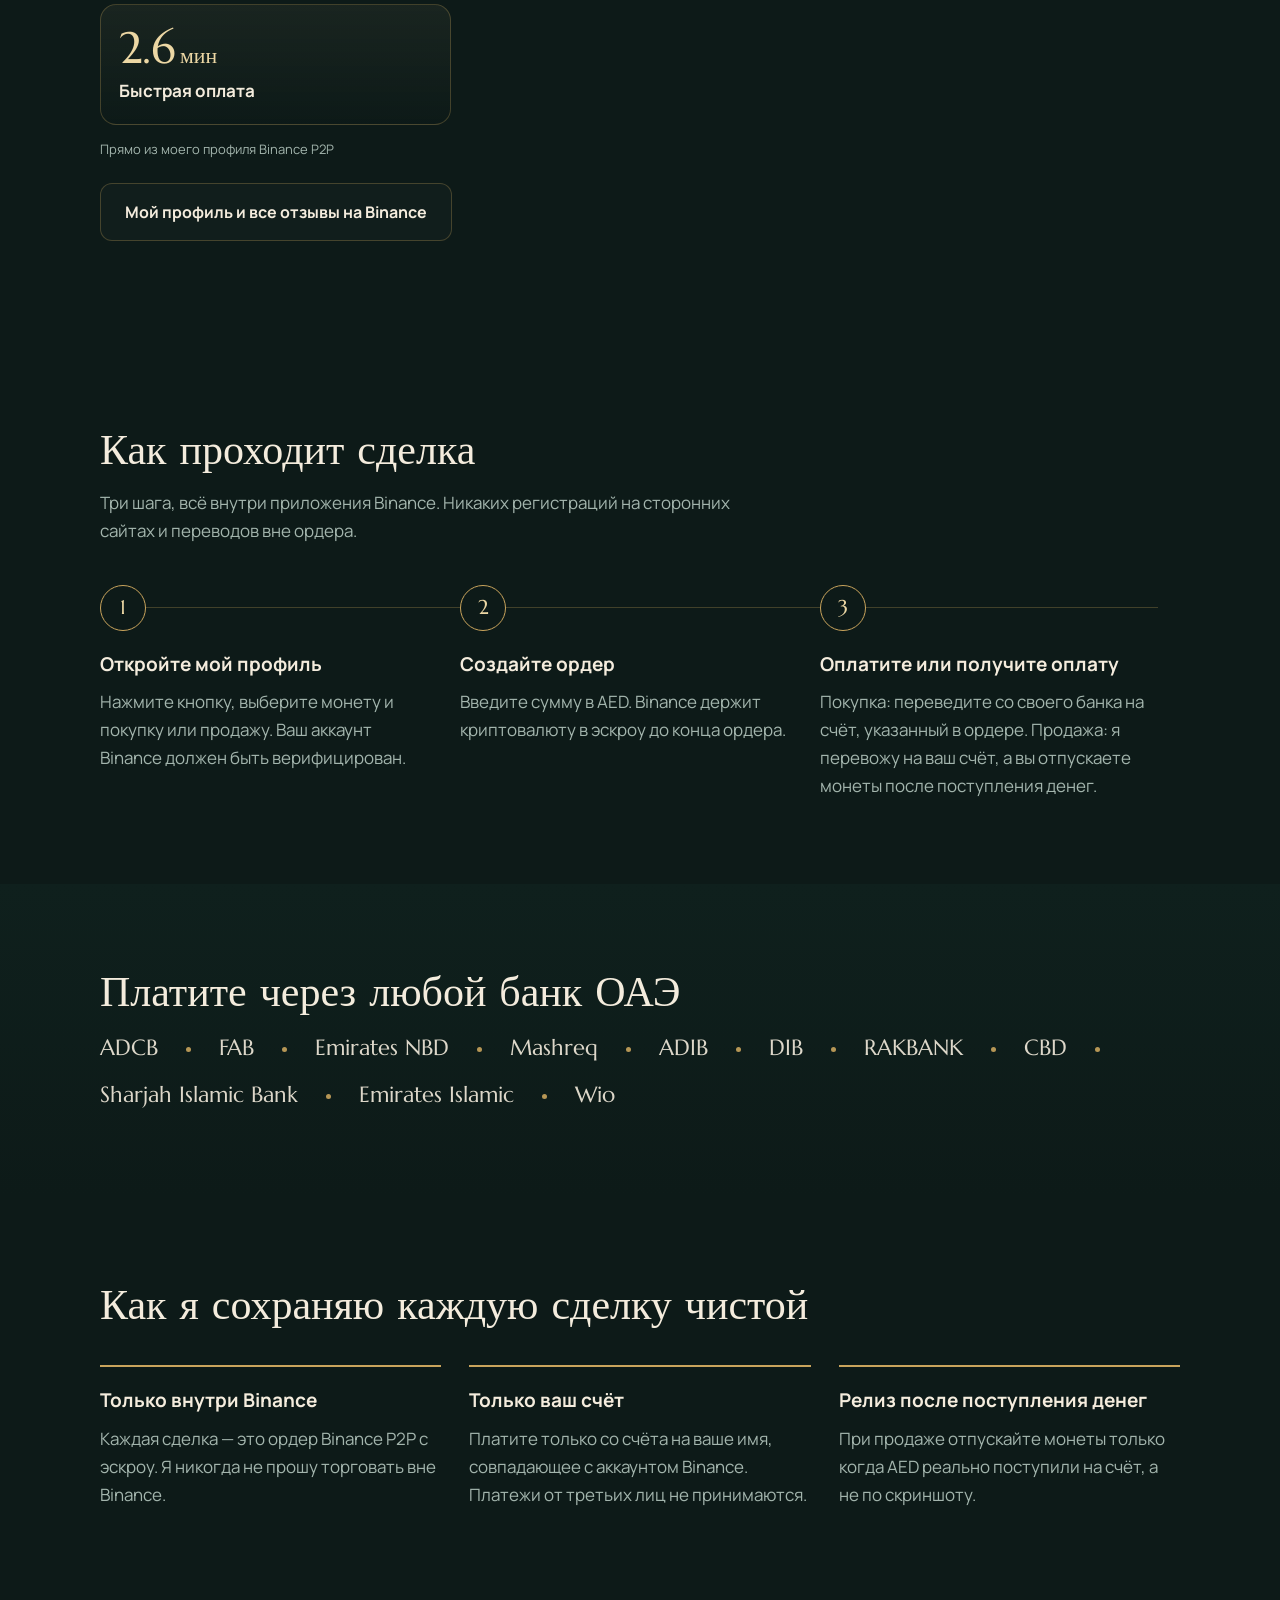
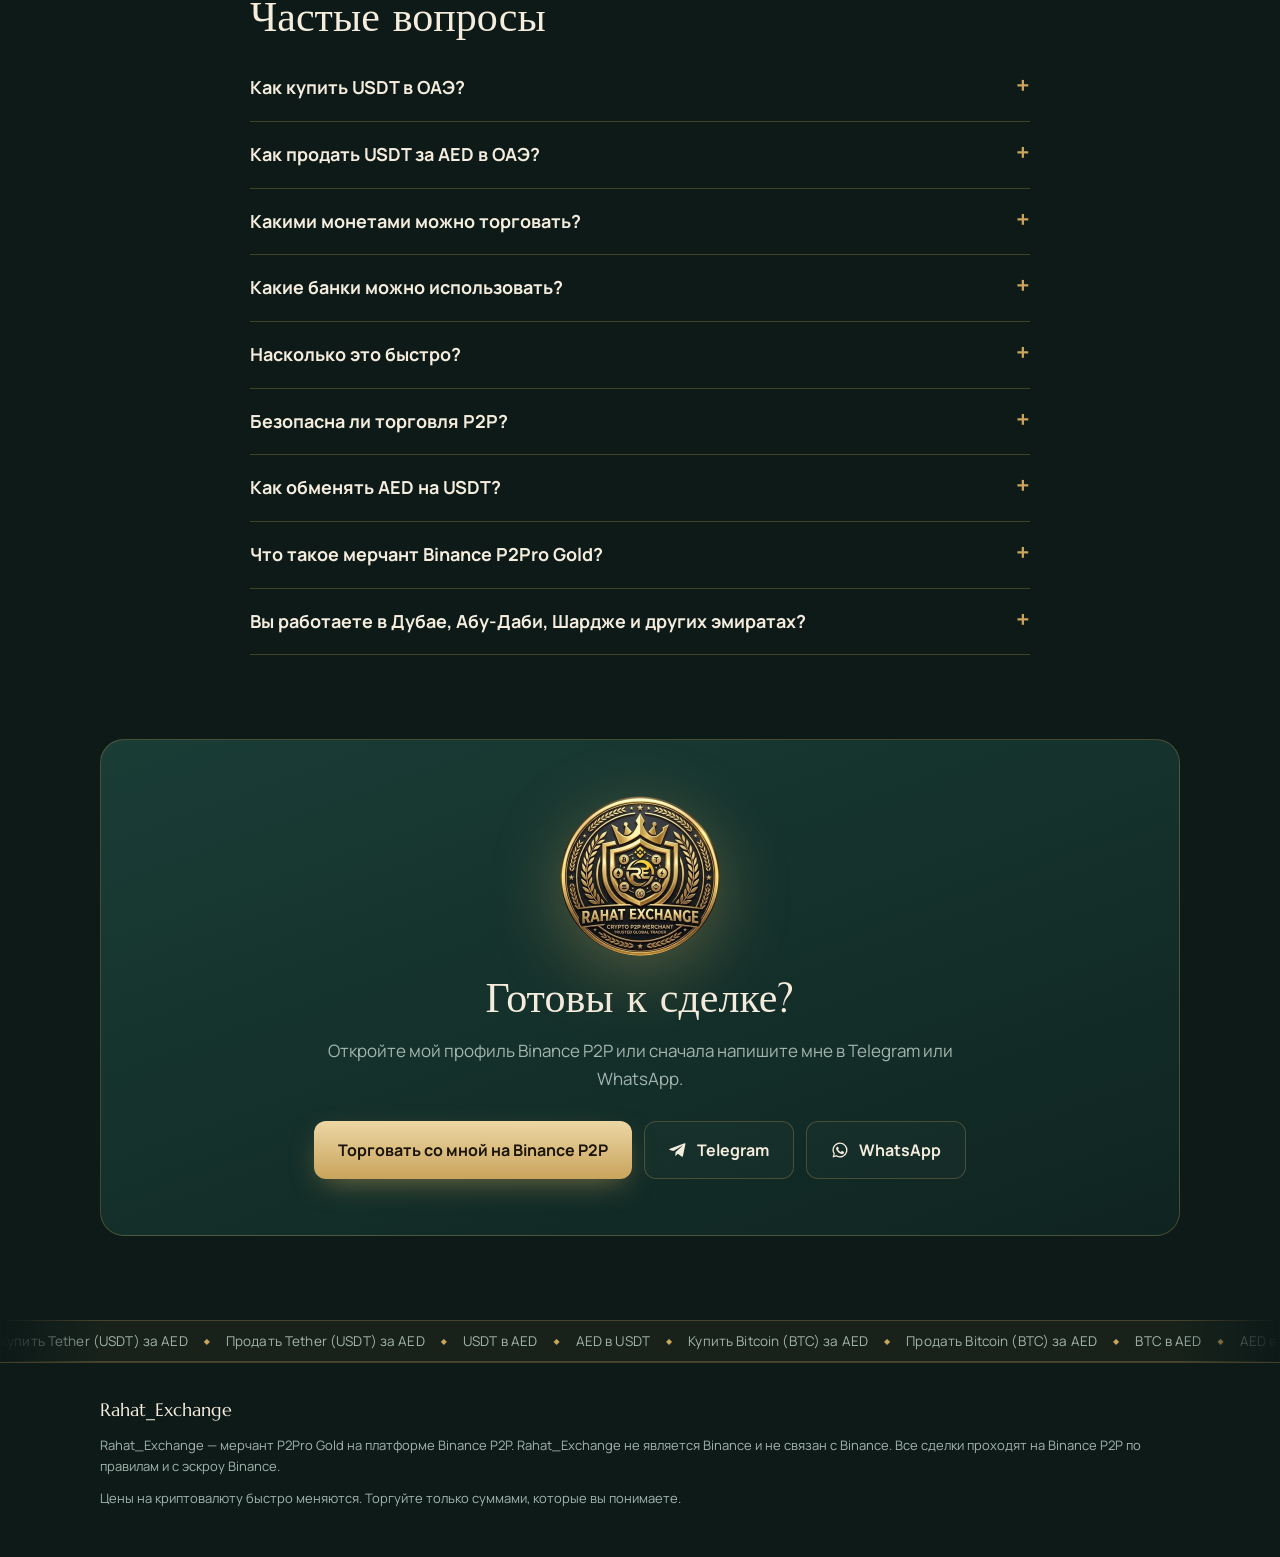
<file: ru/index.html>
<!doctype html>
<html lang="ru" dir="ltr">
<head>
<meta charset="utf-8"><meta name="viewport" content="width=device-width,initial-scale=1">
<title>Rahat_Exchange – мерчант Binance P2Pro Gold в ОАЭ | Купить и продать USDT, BTC, ETH за AED</title>
<meta name="description" content="Мерчант Binance P2Pro Gold в ОАЭ. Покупайте и продавайте USDT, BTC, ETH, USDC, BNB, SOL и любую монету Binance P2P за дирхамы. Торгуйте с Rahat_Exchange на Binance P2P в ОАЭ. Все местные банки ОАЭ, эскроу Binance в каждой сделке.">
<link rel="canonical" href="https://rahatexchange.com/ru/">
<link rel="alternate" hreflang="en" href="https://rahatexchange.com/"><link rel="alternate" hreflang="ar" href="https://rahatexchange.com/ar/"><link rel="alternate" hreflang="hi" href="https://rahatexchange.com/hi/"><link rel="alternate" hreflang="ur" href="https://rahatexchange.com/ur/"><link rel="alternate" hreflang="bn" href="https://rahatexchange.com/bn/"><link rel="alternate" hreflang="ru" href="https://rahatexchange.com/ru/"><link rel="alternate" hreflang="zh-Hans" href="https://rahatexchange.com/zh/"><link rel="alternate" hreflang="fa" href="https://rahatexchange.com/fa/"><link rel="alternate" hreflang="fil" href="https://rahatexchange.com/fil/"><link rel="alternate" hreflang="tr" href="https://rahatexchange.com/tr/"><link rel="alternate" hreflang="fr" href="https://rahatexchange.com/fr/"><link rel="alternate" hreflang="x-default" href="https://rahatexchange.com/">
<meta property="og:title" content="Rahat_Exchange – мерчант Binance P2Pro Gold в ОАЭ | Купить и продать USDT, BTC, ETH за AED"><meta property="og:description" content="Мерчант Binance P2Pro Gold в ОАЭ. Покупайте и продавайте USDT, BTC, ETH, USDC, BNB, SOL и любую монету Binance P2P за дирхамы. Торгуйте с Rahat_Exchange на Binance P2P в ОАЭ. Все местные банки ОАЭ, эскроу Binance в каждой сделке."><meta property="og:url" content="https://rahatexchange.com/ru/"><meta property="og:type" content="website">
<meta name="theme-color" content="#0d1a18">
<link rel="icon" type="image/png" href="/favicon.png"><link rel="apple-touch-icon" href="/apple-touch-icon.png"><meta property="og:image" content="https://rahatexchange.com/og.jpg"><link rel="x-old-icon" href="data:image/svg+xml,%3Csvg xmlns='http://www.w3.org/2000/svg' viewBox='0 0 32 32'%3E%3Ccircle cx='16' cy='16' r='15' fill='%23c9a45c'/%3E%3Ctext x='16' y='22' font-size='17' text-anchor='middle' fill='%230d1a18' font-family='Georgia'%3ER%3C/text%3E%3C/svg%3E">
<link rel="preconnect" href="https://fonts.googleapis.com"><link rel="preconnect" href="https://fonts.gstatic.com" crossorigin>
<link href="https://fonts.googleapis.com/css2?family=Marcellus&family=Manrope:wght@400;500;700&family=Reem+Kufi:wght@400;500&family=IBM+Plex+Sans+Arabic:wght@400;500;700&display=swap" rel="stylesheet">
<link rel="stylesheet" href="/style.css?v=12">
<script type="application/ld+json">{"@context": "https://schema.org", "@type": "FAQPage", "mainEntity": [{"@type": "Question", "name": "Как купить USDT в ОАЭ?", "acceptedAnswer": {"@type": "Answer", "text": "Откройте Binance, перейдите в P2P, выберите Buy, USDT и AED, выберите Rahat_Exchange, создайте ордер и переведите деньги на банковский счёт из ордера. После подтверждения оплаты Binance переводит вам USDT."}}, {"@type": "Question", "name": "Как продать USDT за AED в ОАЭ?", "acceptedAnswer": {"@type": "Answer", "text": "На Binance P2P выберите Sell, USDT и AED, выберите Rahat_Exchange и добавьте свой банковский счёт в ОАЭ. Я перевожу AED на ваш счёт; отпустите USDT, когда деньги поступят."}}, {"@type": "Question", "name": "Какими монетами можно торговать?", "acceptedAnswer": {"@type": "Answer", "text": "USDT, BTC, ETH, USDC, BNB, SOL, ADA, DOGE, PEPE и любой другой монетой, доступной на Binance P2P за AED."}}, {"@type": "Question", "name": "Какие банки можно использовать?", "acceptedAnswer": {"@type": "Answer", "text": "Все местные банки ОАЭ, например ADCB, FAB, Emirates NBD, Mashreq, ADIB, DIB, RAKBANK, CBD, Sharjah Islamic Bank, Emirates Islamic и Wio. Только счёт на ваше имя."}}, {"@type": "Question", "name": "Насколько это быстро?", "acceptedAnswer": {"@type": "Answer", "text": "Переводы между банками ОАЭ обычно мгновенные (Instant Payments до AED 50 000)."}}, {"@type": "Question", "name": "Безопасна ли торговля P2P?", "acceptedAnswer": {"@type": "Answer", "text": "На Binance P2P криптовалюта остаётся в эскроу Binance на время ордера. Торгуйте только внутри ордера, платите только на указанный в нём счёт и никогда не отпускайте монеты до поступления денег."}}, {"@type": "Question", "name": "Как обменять AED на USDT?", "acceptedAnswer": {"@type": "Answer", "text": "Откройте Binance, перейдите в P2P, выберите «Купить», USDT и AED, выберите Rahat_Exchange и введите сумму в AED. Оплатите со своего счёта в банке ОАЭ на счёт, указанный в ордере. USDT поступят на ваш кошелёк Binance сразу после подтверждения оплаты."}}, {"@type": "Question", "name": "Что такое мерчант Binance P2Pro Gold?", "acceptedAnswer": {"@type": "Answer", "text": "P2Pro — это программа Binance для профессиональных P2P-мерчантов, а Gold — один из её высших уровней. Rahat_Exchange работает на Binance P2P как мерчант P2Pro Gold."}}, {"@type": "Question", "name": "Вы работаете в Дубае, Абу-Даби, Шардже и других эмиратах?", "acceptedAnswer": {"@type": "Answer", "text": "Да, по всем ОАЭ. Всё происходит внутри ордера Binance и банковским переводом, поэтому одинаково работает из Дубая, Абу-Даби, Шарджи, Аджмана или любого другого эмирата."}}]}</script>
<script type="application/ld+json" id="biz">{"@context": "https://schema.org", "@type": "FinancialService", "@id": "https://rahatexchange.com/#business", "name": "Rahat_Exchange", "alternateName": ["Rahat Exchange", "RahatExchange"], "description": "Binance P2Pro Gold merchant in the UAE. Buy and sell USDT, BTC, ETH, USDC, BNB, SOL and every Binance P2P coin with AED by bank transfer from any UAE bank.", "url": "https://rahatexchange.com/", "logo": "https://rahatexchange.com/favicon.png", "image": "https://rahatexchange.com/og.jpg", "telephone": "+971508286860", "address": {"@type": "PostalAddress", "streetAddress": "Nad Al Sheba 1", "addressLocality": "Dubai", "addressRegion": "Dubai", "addressCountry": "AE"}, "areaServed": [{"@type": "Country", "name": "United Arab Emirates"}, {"@type": "City", "name": "Dubai"}, {"@type": "City", "name": "Abu Dhabi"}, {"@type": "City", "name": "Sharjah"}, {"@type": "City", "name": "Ajman"}], "currenciesAccepted": "AED", "paymentAccepted": "Bank transfer", "knowsLanguage": ["en", "ar", "hi", "ur", "bn", "ru", "zh", "fa", "fil", "tr", "fr"], "sameAs": ["https://t.me/Rahat_Exchange", "https://wa.me/971508286860"], "makesOffer": [{"@type": "Offer", "itemOffered": {"@type": "Service", "name": "Buy and sell USDT with AED"}}, {"@type": "Offer", "itemOffered": {"@type": "Service", "name": "Buy and sell Bitcoin (BTC) with AED"}}, {"@type": "Offer", "itemOffered": {"@type": "Service", "name": "Buy and sell Ethereum (ETH) with AED"}}, {"@type": "Offer", "itemOffered": {"@type": "Service", "name": "Buy and sell USDC with AED"}}, {"@type": "Offer", "itemOffered": {"@type": "Service", "name": "Buy and sell BNB with AED"}}, {"@type": "Offer", "itemOffered": {"@type": "Service", "name": "Buy and sell Solana (SOL) with AED"}}], "inLanguage": "ru"}</script></head>
<body>
<header><div class="wrap"><a class="logo" href="/ru/"><img src="/logo-96.png" width="40" height="40" alt="">Rahat_Exchange</a><details class="langs"><summary aria-label="Язык"><svg viewBox="0 0 24 24" width="16" height="16" fill="none" stroke="currentColor" stroke-width="1.8" aria-hidden="true"><circle cx="12" cy="12" r="9"/><path d="M3 12h18M12 3c2.5 2.6 3.8 5.6 3.8 9s-1.3 6.4-3.8 9c-2.5-2.6-3.8-5.6-3.8-9S9.5 5.6 12 3z"/></svg>Русский</summary><div class="langlist"><a href="/" hreflang="en" lang="en">English</a><a href="/ar/" hreflang="ar" lang="ar">العربية</a><a href="/hi/" hreflang="hi" lang="hi">हिन्दी</a><a href="/ur/" hreflang="ur" lang="ur">اردو</a><a href="/bn/" hreflang="bn" lang="bn">বাংলা</a><a href="/ru/" hreflang="ru" lang="ru" aria-current="page">Русский</a><a href="/zh/" hreflang="zh-Hans" lang="zh">中文</a><a href="/fa/" hreflang="fa" lang="fa">فارسی</a><a href="/fil/" hreflang="fil" lang="fil">Filipino</a><a href="/tr/" hreflang="tr" lang="tr">Türkçe</a><a href="/fr/" hreflang="fr" lang="fr">Français</a></div></details></div></header><div class="tick" data-tick="top" role="region" aria-label="Что я торгую"><ul class="tick-run"><li>Мерчант Binance P2Pro Gold в ОАЭ</li><li>Мерчант P2Pro Gold в Дубае</li><li>Проверенный мерчант Binance в ОАЭ</li><li>Надёжный мерчант P2Pro за AED</li><li>Купить USDT за AED</li><li>Продать USDT за AED</li><li>AED в USDT</li><li>USDT в AED</li><li>Крипта в дирхамы</li><li>Дирхамы в крипту</li><li>Binance P2P ОАЭ</li><li>P2P крипта Дубай</li><li>Продать USDT в Дубае</li><li>Купить USDT в Дубае</li><li>USDT Абу-Даби</li><li>USDT Шарджа</li><li>Вывод криптовалюты в ОАЭ</li><li>Обменять USDT на дирхамы</li><li>Tether в дирхамы</li><li>Курс USDT к AED сегодня</li><li>Надёжный продавец USDT в ОАЭ</li><li>Надёжный покупатель USDT в ОАЭ</li><li>Криптообменник ОАЭ</li><li>USDT банковским переводом ОАЭ</li><li>Быстрый USDT в ОАЭ</li><li>Мерчант Binance P2P в ОАЭ</li></ul><ul class="tick-run" aria-hidden="true"><li>Мерчант Binance P2Pro Gold в ОАЭ</li><li>Мерчант P2Pro Gold в Дубае</li><li>Проверенный мерчант Binance в ОАЭ</li><li>Надёжный мерчант P2Pro за AED</li><li>Купить USDT за AED</li><li>Продать USDT за AED</li><li>AED в USDT</li><li>USDT в AED</li><li>Крипта в дирхамы</li><li>Дирхамы в крипту</li><li>Binance P2P ОАЭ</li><li>P2P крипта Дубай</li><li>Продать USDT в Дубае</li><li>Купить USDT в Дубае</li><li>USDT Абу-Даби</li><li>USDT Шарджа</li><li>Вывод криптовалюты в ОАЭ</li><li>Обменять USDT на дирхамы</li><li>Tether в дирхамы</li><li>Курс USDT к AED сегодня</li><li>Надёжный продавец USDT в ОАЭ</li><li>Надёжный покупатель USDT в ОАЭ</li><li>Криптообменник ОАЭ</li><li>USDT банковским переводом ОАЭ</li><li>Быстрый USDT в ОАЭ</li><li>Мерчант Binance P2P в ОАЭ</li></ul></div>
<main>
<section class="hero guilloche-wrap"><div class="wrap">
<div>
<img class="medal" src="/logo-320.webp" width="132" height="132" alt="Логотип Rahat_Exchange">
<h1>Покупайте и продавайте криптовалюту за дирхамы безопасно.</h1>
<p class="lead">Rahat_Exchange — мерчант P2Pro Gold на Binance P2P в ОАЭ. Вы торгуете со мной USDT, BTC, ETH и любой монетой за AED внутри Binance, а платите или получаете деньги через свой банк в ОАЭ.</p>
<div class="btns"><a class="btn main" href="https://app.binance.com/en/qr/dplk3e41a10d1a224a149f23cb0c641a0869" rel="nofollow noopener" target="_blank">Торговать со мной на Binance P2P</a><a class="btn ghost" href="https://t.me/Rahat_Exchange" rel="noopener" target="_blank"><svg viewBox="0 0 24 24" fill="currentColor" aria-hidden="true"><path d="M21.9 4.3 18.6 20c-.2 1-.9 1.3-1.8.8l-5-3.7-2.4 2.3c-.3.3-.5.5-1 .5l.4-5.1 9.3-8.4c.4-.4-.1-.6-.6-.2L6 13.4 1.1 11.9c-1-.3-1.1-1 .2-1.5L20.6 3c.9-.3 1.6.2 1.3 1.3z"/></svg>Telegram</a><a class="btn ghost" href="https://wa.me/971508286860" rel="noopener" target="_blank"><svg viewBox="0 0 24 24" fill="currentColor" aria-hidden="true"><path d="M12 2a10 10 0 0 0-8.6 15.1L2 22l5-1.3A10 10 0 1 0 12 2zm0 18.2c-1.5 0-3-.4-4.3-1.2l-.3-.2-3 .8.8-2.9-.2-.3A8.2 8.2 0 1 1 12 20.2zm4.5-6.1c-.2-.1-1.5-.7-1.7-.8s-.4-.1-.6.1-.7.8-.8 1-.3.2-.5.1a6.7 6.7 0 0 1-3.3-2.9c-.3-.4.2-.4.7-1.3.1-.2 0-.3 0-.4l-.8-1.8c-.2-.5-.4-.4-.6-.4h-.5c-.2 0-.5.1-.7.3a2.9 2.9 0 0 0-.9 2.2 5 5 0 0 0 1.1 2.7 11.6 11.6 0 0 0 4.4 3.9c1.6.7 2.3.8 3.1.7.5-.1 1.5-.6 1.7-1.2s.2-1.1.2-1.2-.2-.2-.4-.3z"/></svg>WhatsApp</a></div>
<div class="coins"><span class="coin">USDT</span><span class="coin">BTC</span><span class="coin">ETH</span><span class="coin">USDC</span><span class="coin">BNB</span><span class="coin">SOL</span><span class="coin">ADA</span><span class="coin">DOGE</span><span class="coin">PEPE</span><span class="coin more">и любая монета на Binance P2P за AED</span></div>
</div>
<div class="ticket guilloche" aria-label="Пример: вы покупаете USDT">
<div class="top"><div class="who">Пример: вы покупаете USDT<small>Ордер на Binance P2P</small></div><div class="amt">AED 10,000<small>оплата банковским переводом</small></div></div>
<ol class="steps"><li class="on"><span class="dot">1</span><div><b>Ордер создан</b><span>Binance блокирует USDT в эскроу</span></div></li><li class="on"><span class="dot">2</span><div><b>Вы платите со своего банка</b><span>Мгновенный перевод из любого банка ОАЭ</span></div></li><li class="on"><span class="dot">3</span><div><b>USDT переведены вам</b><span>Сразу на ваш кошелёк Binance</span></div></li></ol>
<div class="foot">Каждый шаг проходит внутри ордера Binance. Криптовалюта не покидает эскроу, пока оплата не подтверждена.</div>
</div>
</div></section>
<div class="facts"><div class="wrap"><div class="fact"><h3>Эскроу Binance</h3><p>Ваша криптовалюта защищена Binance в каждом ордере.</p></div><div class="fact"><h3>Любой банк ОАЭ</h3><p>ADCB, FAB, Emirates NBD, Mashreq, ADIB, DIB, Wio и другие.</p></div><div class="fact"><h3>Любая монета за AED</h3><p>USDT, BTC, ETH, USDC, BNB, SOL и все остальные на Binance P2P.</p></div></div></div>
<section class="block finder" id="finder" hidden></section><section class="block myads" id="ads" hidden></section><section class="block proof" id="live" data-lang="ru" data-now="обновлено только что" data-ago="обновлено {m} мин назад"><div class="wrap"><div class="livehead"><h2>Онлайн с Binance</h2><span class="live" hidden><i></i>Онлайн</span></div><p class="sub">Мои показатели, обновляются с каждой сделкой.</p><div class="lboxes"><div class="lbox" data-k="customers"><strong><span class="n">777</span></strong><b>Довольных клиентов</b><span class="d">traders I have served</span></div><div class="lbox" data-k="trades"><strong><span class="n">1,214</span></strong><b>Завершённых сделок</b><span class="d">581 buy · 633 sell</span></div><div class="lbox" data-k="month" hidden><strong><span class="n"></span></strong><b>Сделок за месяц</b><span class="d">in the last 30 days</span></div><div class="lbox" data-k="positive"><strong><span class="n">100%</span></strong><b>Положительных отзывов</b><span class="d">from 127 customer reviews</span></div><div class="lbox" data-k="completion" hidden><strong><span class="n">100%</span></strong><b>Процент завершения</b><span class="d">orders completed in 30 days</span></div><div class="lbox" data-k="pay_min"><strong><span class="n">2.6</span><small>мин</small></strong><b>Быстрая оплата</b><span class="d">my average time to pay</span></div><div class="lbox" data-k="release_min" hidden><strong><span class="n"></span><small>мин</small></strong><b>Быстрый релиз</b><span class="d">my average time to release</span></div><div class="lbox" data-k="repeat" hidden><strong><span class="n"></span></strong><b>Сделок от постоянных клиентов</b><span class="d">customers who came back</span></div></div><p class="upd">Прямо из моего профиля Binance P2P<span class="ago"></span></p><p style="margin-top:22px"><a class="btn ghost" href="https://app.binance.com/en/qr/dplk3e41a10d1a224a149f23cb0c641a0869" rel="nofollow noopener" target="_blank">Мой профиль и все отзывы на Binance</a></p></div></section>
<section class="block"><div class="wrap"><h2>Как проходит сделка</h2><p class="sub">Три шага, всё внутри приложения Binance. Никаких регистраций на сторонних сайтах и переводов вне ордера.</p>
<div class="path"><div><h3>Откройте мой профиль</h3><p>Нажмите кнопку, выберите монету и покупку или продажу. Ваш аккаунт Binance должен быть верифицирован.</p></div><div><h3>Создайте ордер</h3><p>Введите сумму в AED. Binance держит криптовалюту в эскроу до конца ордера.</p></div><div><h3>Оплатите или получите оплату</h3><p>Покупка: переведите со своего банка на счёт, указанный в ордере. Продажа: я перевожу на ваш счёт, а вы отпускаете монеты после поступления денег.</p></div></div></div></section>
<section class="block banks"><div class="wrap"><h2>Платите через любой банк ОАЭ</h2><div class="banklist"><span>ADCB</span><span>FAB</span><span>Emirates NBD</span><span>Mashreq</span><span>ADIB</span><span>DIB</span><span>RAKBANK</span><span>CBD</span><span>Sharjah Islamic Bank</span><span>Emirates Islamic</span><span>Wio</span></div></div></section>
<section class="block"><div class="wrap"><h2>Как я сохраняю каждую сделку чистой</h2><div class="rules" style="margin-top:36px"><div class="rule"><h3>Только внутри Binance</h3><p>Каждая сделка — это ордер Binance P2P с эскроу. Я никогда не прошу торговать вне Binance.</p></div><div class="rule"><h3>Только ваш счёт</h3><p>Платите только со счёта на ваше имя, совпадающее с аккаунтом Binance. Платежи от третьих лиц не принимаются.</p></div><div class="rule"><h3>Релиз после поступления денег</h3><p>При продаже отпускайте монеты только когда AED реально поступили на счёт, а не по скриншоту.</p></div></div></div></section>
<section class="block" style="padding-top:0"><div class="wrap faq"><h2>Частые вопросы</h2><details><summary>Как купить USDT в ОАЭ?</summary><p>Откройте Binance, перейдите в P2P, выберите Buy, USDT и AED, выберите Rahat_Exchange, создайте ордер и переведите деньги на банковский счёт из ордера. После подтверждения оплаты Binance переводит вам USDT.</p></details><details><summary>Как продать USDT за AED в ОАЭ?</summary><p>На Binance P2P выберите Sell, USDT и AED, выберите Rahat_Exchange и добавьте свой банковский счёт в ОАЭ. Я перевожу AED на ваш счёт; отпустите USDT, когда деньги поступят.</p></details><details><summary>Какими монетами можно торговать?</summary><p>USDT, BTC, ETH, USDC, BNB, SOL, ADA, DOGE, PEPE и любой другой монетой, доступной на Binance P2P за AED.</p></details><details><summary>Какие банки можно использовать?</summary><p>Все местные банки ОАЭ, например ADCB, FAB, Emirates NBD, Mashreq, ADIB, DIB, RAKBANK, CBD, Sharjah Islamic Bank, Emirates Islamic и Wio. Только счёт на ваше имя.</p></details><details><summary>Насколько это быстро?</summary><p>Переводы между банками ОАЭ обычно мгновенные (Instant Payments до AED 50 000).</p></details><details><summary>Безопасна ли торговля P2P?</summary><p>На Binance P2P криптовалюта остаётся в эскроу Binance на время ордера. Торгуйте только внутри ордера, платите только на указанный в нём счёт и никогда не отпускайте монеты до поступления денег.</p></details><details><summary>Как обменять AED на USDT?</summary><p>Откройте Binance, перейдите в P2P, выберите «Купить», USDT и AED, выберите Rahat_Exchange и введите сумму в AED. Оплатите со своего счёта в банке ОАЭ на счёт, указанный в ордере. USDT поступят на ваш кошелёк Binance сразу после подтверждения оплаты.</p></details><details><summary>Что такое мерчант Binance P2Pro Gold?</summary><p>P2Pro — это программа Binance для профессиональных P2P-мерчантов, а Gold — один из её высших уровней. Rahat_Exchange работает на Binance P2P как мерчант P2Pro Gold.</p></details><details><summary>Вы работаете в Дубае, Абу-Даби, Шардже и других эмиратах?</summary><p>Да, по всем ОАЭ. Всё происходит внутри ордера Binance и банковским переводом, поэтому одинаково работает из Дубая, Абу-Даби, Шарджи, Аджмана или любого другого эмирата.</p></details></div></section>
<section class="block" style="padding-top:0"><div class="wrap"><div class="contact guilloche"><img class="medal big" src="/logo-320.webp" width="160" height="160" alt=""><h2>Готовы к сделке?</h2><p class="sub" style="margin:0 auto 28px">Откройте мой профиль Binance P2P или сначала напишите мне в Telegram или WhatsApp.</p><div class="btns"><a class="btn main" href="https://app.binance.com/en/qr/dplk3e41a10d1a224a149f23cb0c641a0869" rel="nofollow noopener" target="_blank">Торговать со мной на Binance P2P</a><a class="btn ghost" href="https://t.me/Rahat_Exchange" rel="noopener" target="_blank"><svg viewBox="0 0 24 24" fill="currentColor" aria-hidden="true"><path d="M21.9 4.3 18.6 20c-.2 1-.9 1.3-1.8.8l-5-3.7-2.4 2.3c-.3.3-.5.5-1 .5l.4-5.1 9.3-8.4c.4-.4-.1-.6-.6-.2L6 13.4 1.1 11.9c-1-.3-1.1-1 .2-1.5L20.6 3c.9-.3 1.6.2 1.3 1.3z"/></svg>Telegram</a><a class="btn ghost" href="https://wa.me/971508286860" rel="noopener" target="_blank"><svg viewBox="0 0 24 24" fill="currentColor" aria-hidden="true"><path d="M12 2a10 10 0 0 0-8.6 15.1L2 22l5-1.3A10 10 0 1 0 12 2zm0 18.2c-1.5 0-3-.4-4.3-1.2l-.3-.2-3 .8.8-2.9-.2-.3A8.2 8.2 0 1 1 12 20.2zm4.5-6.1c-.2-.1-1.5-.7-1.7-.8s-.4-.1-.6.1-.7.8-.8 1-.3.2-.5.1a6.7 6.7 0 0 1-3.3-2.9c-.3-.4.2-.4.7-1.3.1-.2 0-.3 0-.4l-.8-1.8c-.2-.5-.4-.4-.6-.4h-.5c-.2 0-.5.1-.7.3a2.9 2.9 0 0 0-.9 2.2 5 5 0 0 0 1.1 2.7 11.6 11.6 0 0 0 4.4 3.9c1.6.7 2.3.8 3.1.7.5-.1 1.5-.6 1.7-1.2s.2-1.1.2-1.2-.2-.2-.4-.3z"/></svg>WhatsApp</a></div></div></div></section>
</main>
<div class="tick rev" data-tick="bottom" role="region" aria-label="Что я торгую"><ul class="tick-run"><li>Купить Tether (USDT) за AED</li><li>Продать Tether (USDT) за AED</li><li>USDT в AED</li><li>AED в USDT</li><li>Купить Bitcoin (BTC) за AED</li><li>Продать Bitcoin (BTC) за AED</li><li>BTC в AED</li><li>AED в BTC</li><li>Купить Ethereum (ETH) за AED</li><li>Продать Ethereum (ETH) за AED</li><li>ETH в AED</li><li>AED в ETH</li><li>Купить USD Coin (USDC) за AED</li><li>Продать USD Coin (USDC) за AED</li><li>USDC в AED</li><li>AED в USDC</li><li>Купить BNB за AED</li><li>Продать BNB за AED</li><li>BNB в AED</li><li>AED в BNB</li><li>Купить Solana (SOL) за AED</li><li>Продать Solana (SOL) за AED</li><li>SOL в AED</li><li>AED в SOL</li><li>Купить Cardano (ADA) за AED</li><li>Продать Cardano (ADA) за AED</li><li>ADA в AED</li><li>AED в ADA</li><li>Купить Dogecoin (DOGE) за AED</li><li>Продать Dogecoin (DOGE) за AED</li><li>DOGE в AED</li><li>AED в DOGE</li><li>Купить Pepe (PEPE) за AED</li><li>Продать Pepe (PEPE) за AED</li><li>PEPE в AED</li><li>AED в PEPE</li><li>Купить XRP за AED</li><li>Продать XRP за AED</li><li>XRP в AED</li><li>AED в XRP</li><li>Купить First Digital USD (FDUSD) за AED</li><li>Продать First Digital USD (FDUSD) за AED</li><li>FDUSD в AED</li><li>AED в FDUSD</li></ul><ul class="tick-run" aria-hidden="true"><li>Купить Tether (USDT) за AED</li><li>Продать Tether (USDT) за AED</li><li>USDT в AED</li><li>AED в USDT</li><li>Купить Bitcoin (BTC) за AED</li><li>Продать Bitcoin (BTC) за AED</li><li>BTC в AED</li><li>AED в BTC</li><li>Купить Ethereum (ETH) за AED</li><li>Продать Ethereum (ETH) за AED</li><li>ETH в AED</li><li>AED в ETH</li><li>Купить USD Coin (USDC) за AED</li><li>Продать USD Coin (USDC) за AED</li><li>USDC в AED</li><li>AED в USDC</li><li>Купить BNB за AED</li><li>Продать BNB за AED</li><li>BNB в AED</li><li>AED в BNB</li><li>Купить Solana (SOL) за AED</li><li>Продать Solana (SOL) за AED</li><li>SOL в AED</li><li>AED в SOL</li><li>Купить Cardano (ADA) за AED</li><li>Продать Cardano (ADA) за AED</li><li>ADA в AED</li><li>AED в ADA</li><li>Купить Dogecoin (DOGE) за AED</li><li>Продать Dogecoin (DOGE) за AED</li><li>DOGE в AED</li><li>AED в DOGE</li><li>Купить Pepe (PEPE) за AED</li><li>Продать Pepe (PEPE) за AED</li><li>PEPE в AED</li><li>AED в PEPE</li><li>Купить XRP за AED</li><li>Продать XRP за AED</li><li>XRP в AED</li><li>AED в XRP</li><li>Купить First Digital USD (FDUSD) за AED</li><li>Продать First Digital USD (FDUSD) за AED</li><li>FDUSD в AED</li><li>AED в FDUSD</li></ul></div><footer><div class="wrap"><b>Rahat_Exchange</b><span>Rahat_Exchange — мерчант P2Pro Gold на платформе Binance P2P. Rahat_Exchange не является Binance и не связан с Binance. Все сделки проходят на Binance P2P по правилам и с эскроу Binance.</span><span>Цены на криптовалюту быстро меняются. Торгуйте только суммами, которые вы понимаете.</span></div></footer>
<script>
(function(){if(matchMedia('(prefers-reduced-motion: reduce)').matches)return;var li=document.querySelectorAll('.steps li');li.forEach(function(e){e.classList.remove('on')});li.forEach(function(e,i){setTimeout(function(){e.classList.add('on')},500+i*900)});})();
</script>
<script src="/finder.js?v=11" defer></script><script src="/live.js?v=11" defer></script>
</body>
</html>
</file>
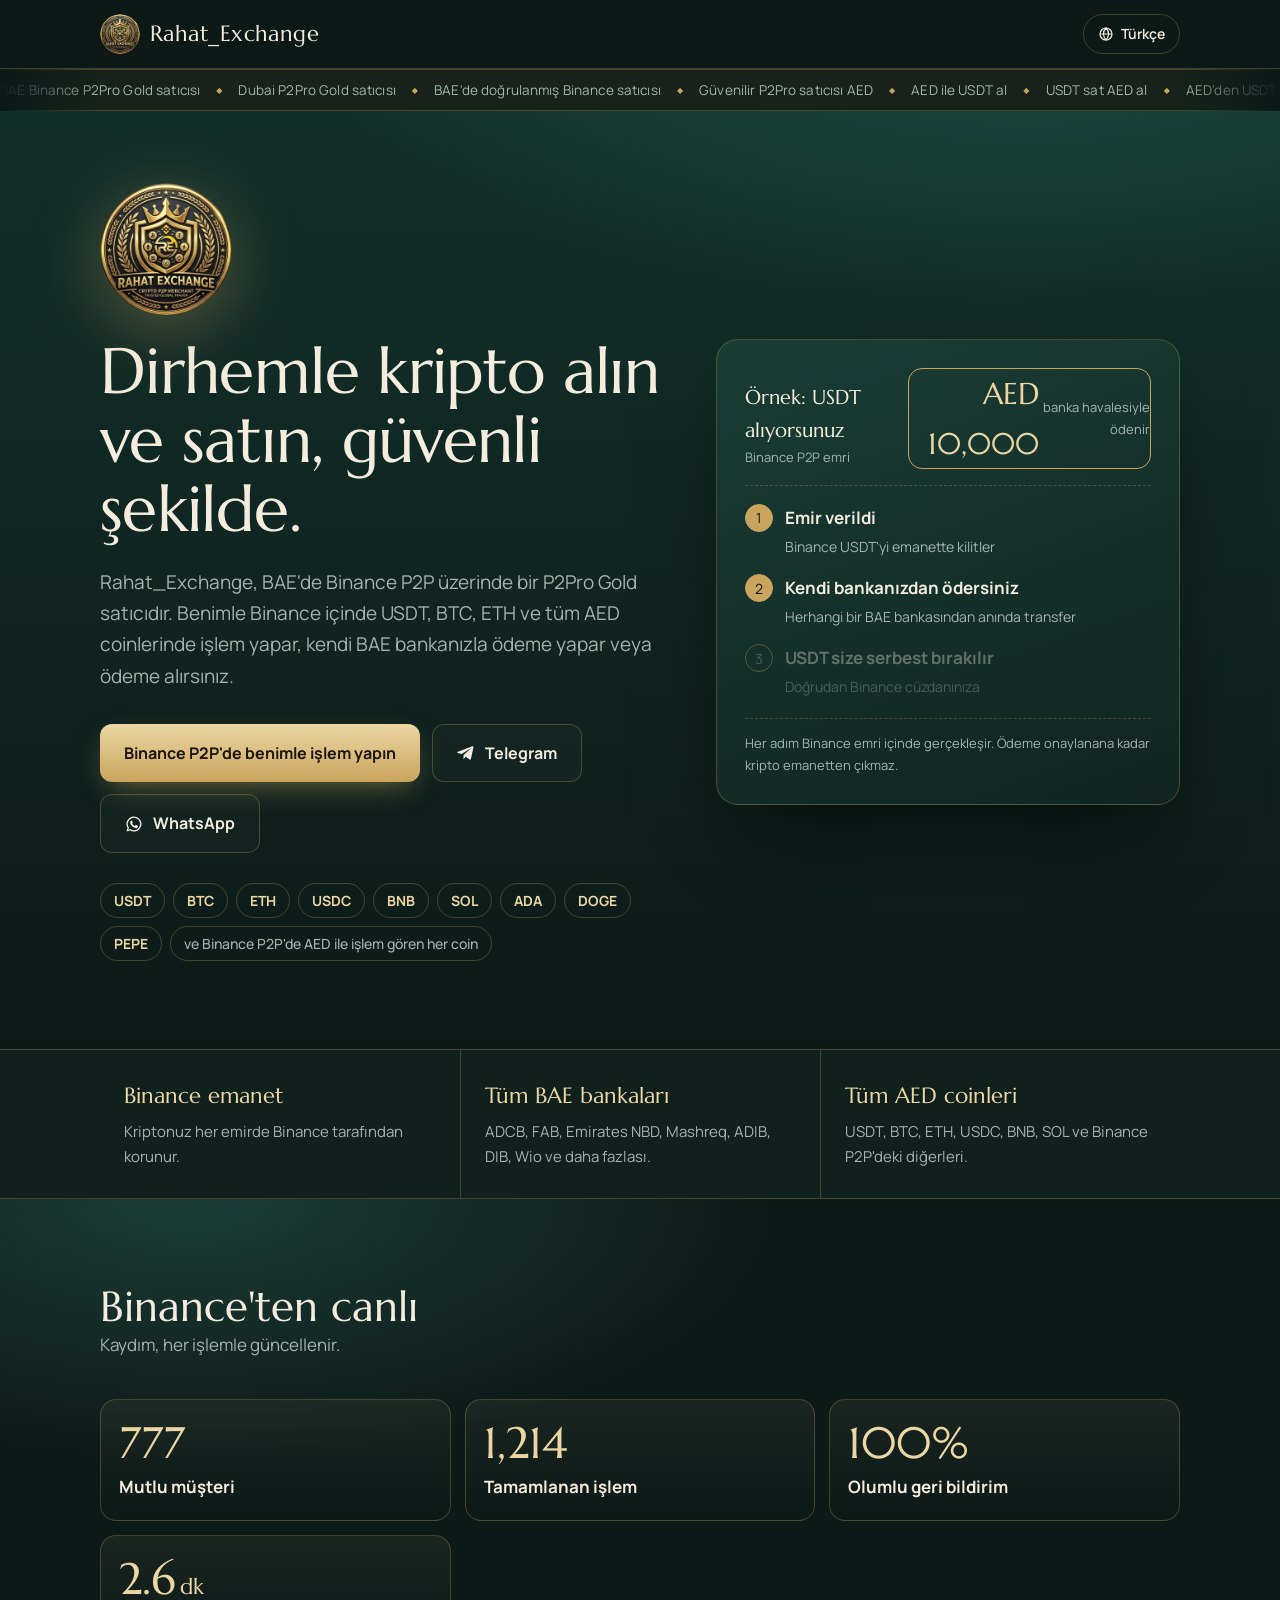
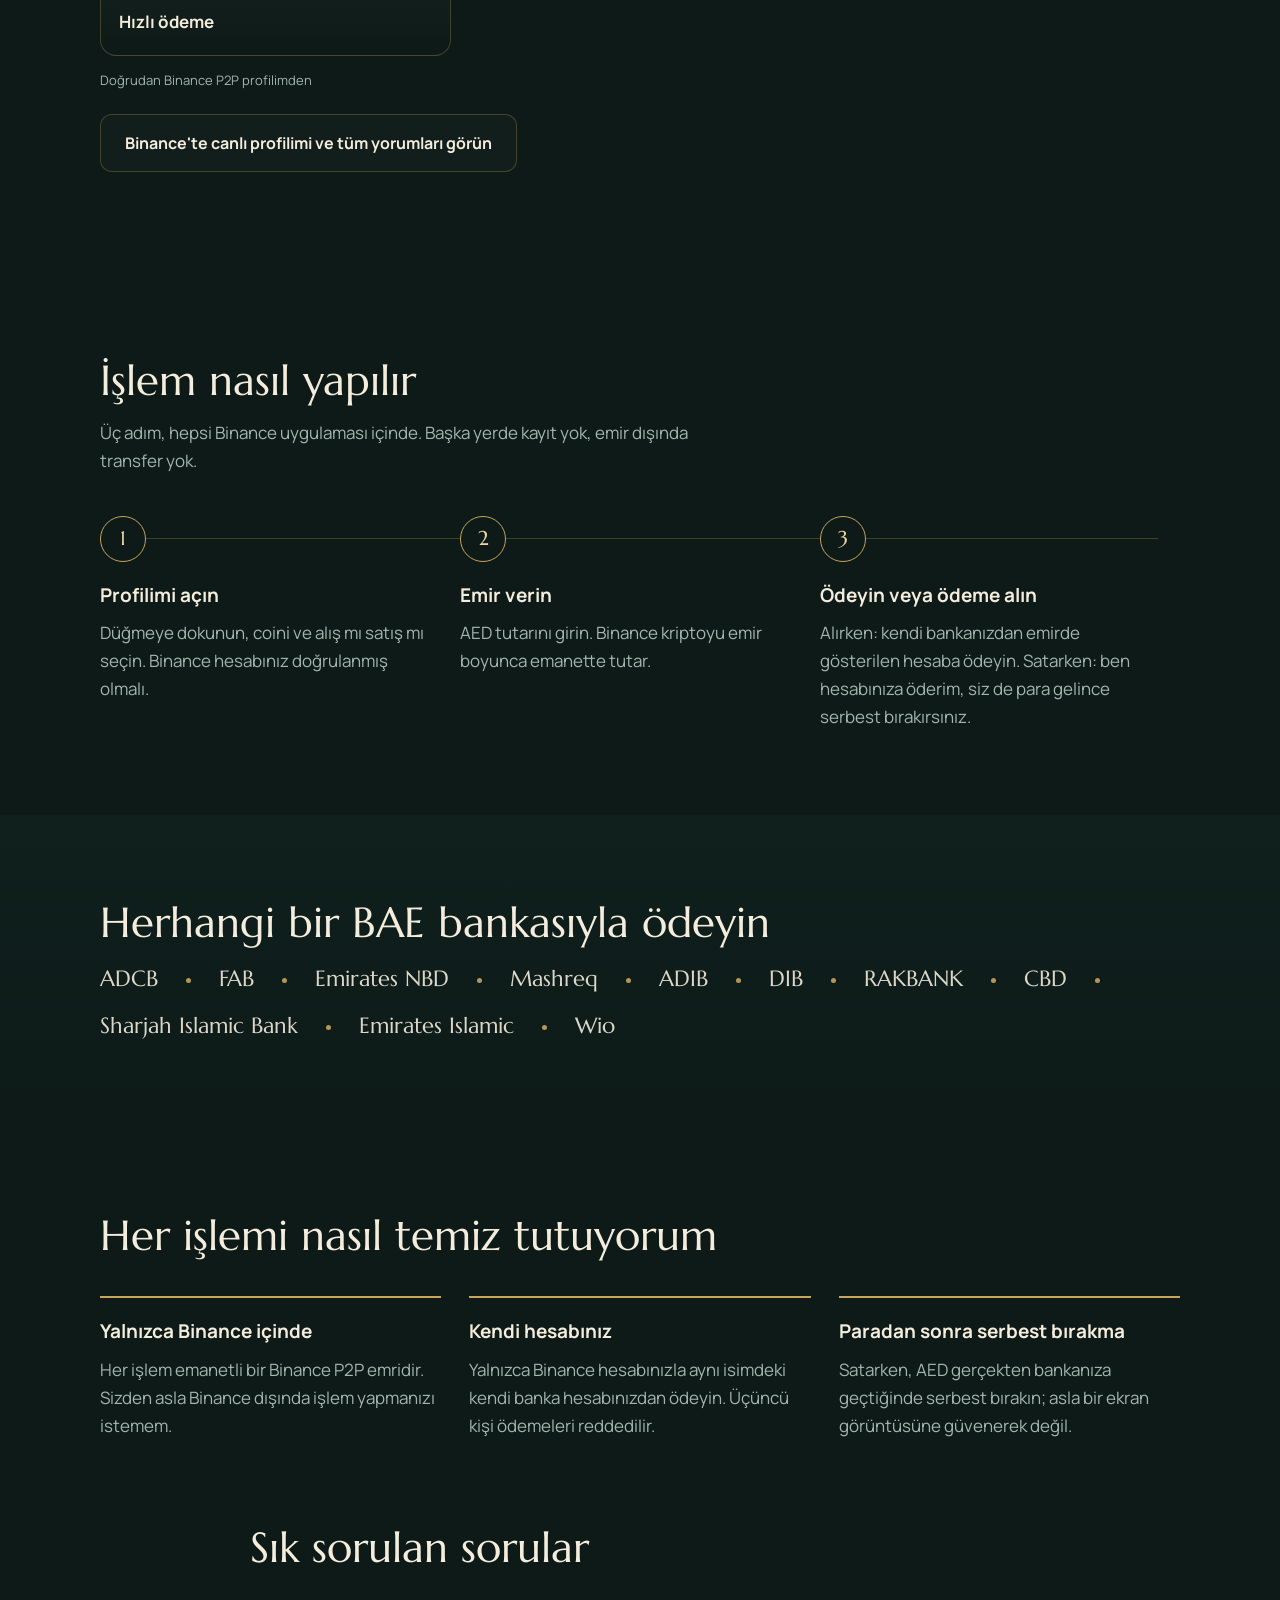
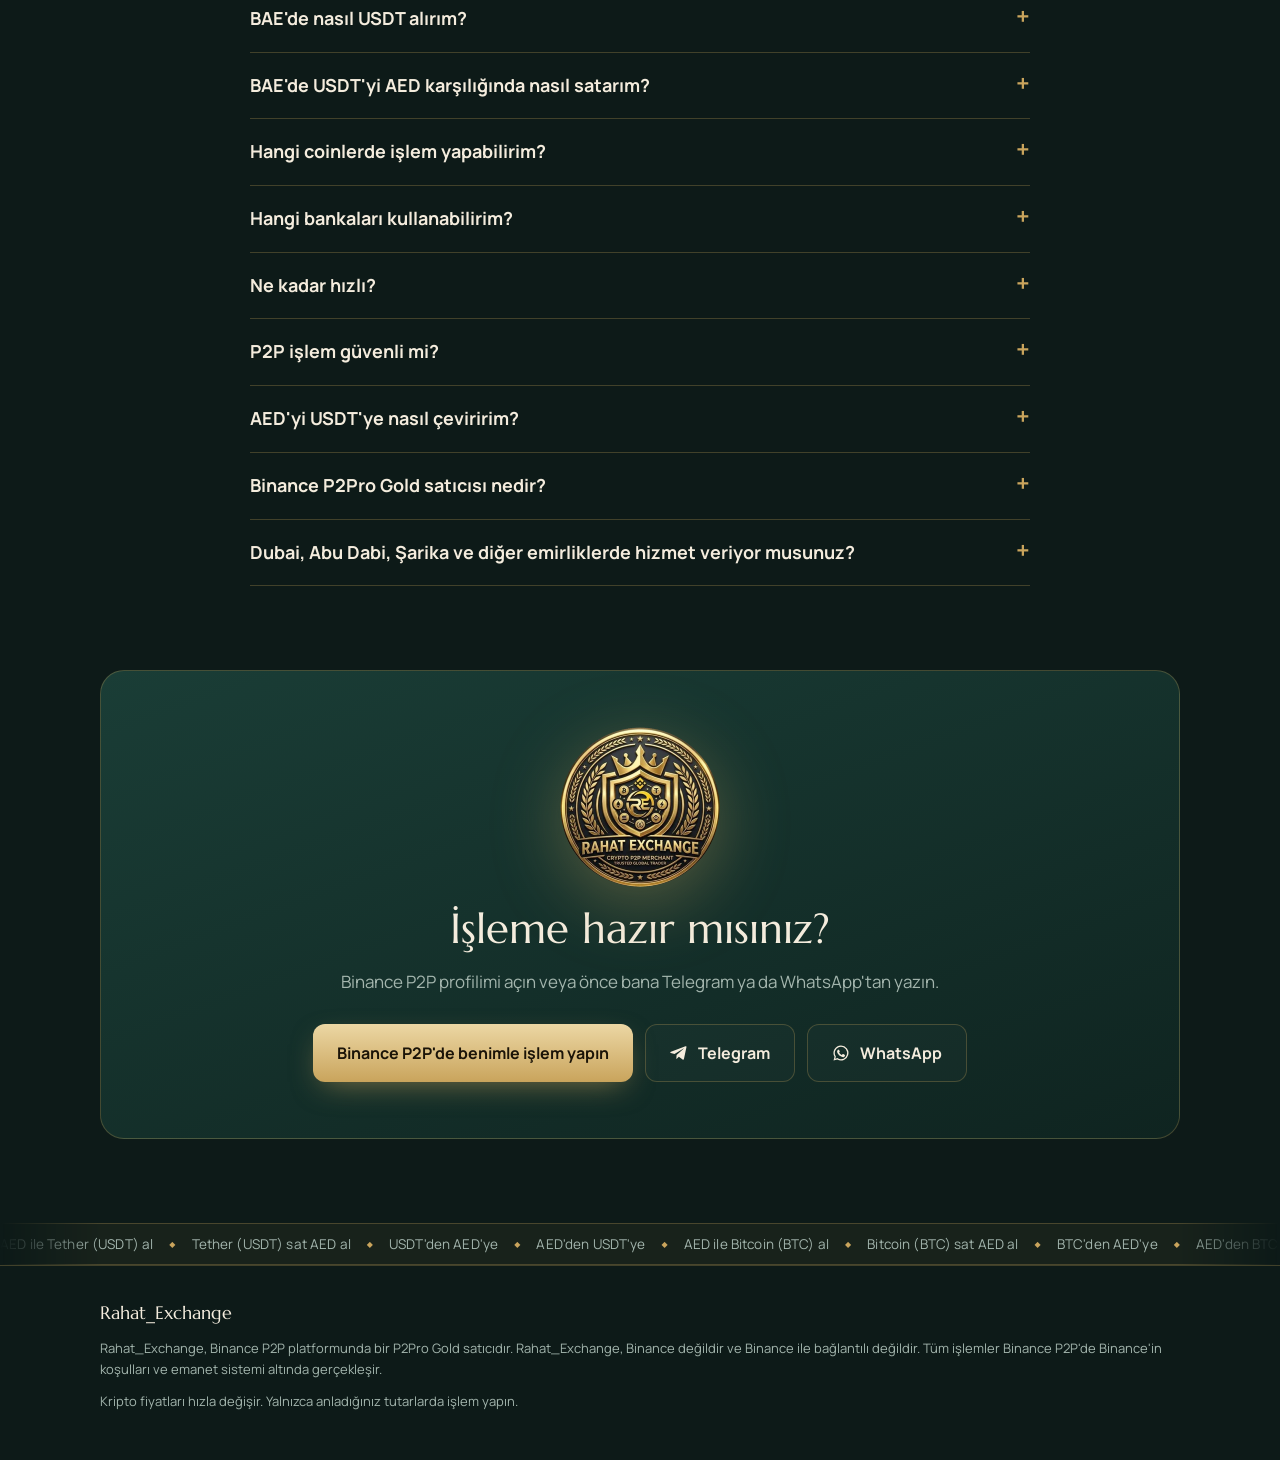
<file: tr/index.html>
<!doctype html>
<html lang="tr" dir="ltr">
<head>
<meta charset="utf-8"><meta name="viewport" content="width=device-width,initial-scale=1">
<title>Rahat_Exchange – BAE Binance P2Pro Gold Satıcısı | AED ile USDT, BTC, ETH Al ve Sat</title>
<meta name="description" content="BAE'de Binance P2Pro Gold satıcısı. USDT, BTC, ETH, USDC, BNB, SOL ve her Binance P2P coinini AED ile alıp satın. BAE'de Binance P2P üzerinde Rahat_Exchange ile işlem yapın. Tüm BAE yerel bankaları, her emirde Binance emanet güvencesi.">
<link rel="canonical" href="https://rahatexchange.com/tr/">
<link rel="alternate" hreflang="en" href="https://rahatexchange.com/"><link rel="alternate" hreflang="ar" href="https://rahatexchange.com/ar/"><link rel="alternate" hreflang="hi" href="https://rahatexchange.com/hi/"><link rel="alternate" hreflang="ur" href="https://rahatexchange.com/ur/"><link rel="alternate" hreflang="bn" href="https://rahatexchange.com/bn/"><link rel="alternate" hreflang="ru" href="https://rahatexchange.com/ru/"><link rel="alternate" hreflang="zh-Hans" href="https://rahatexchange.com/zh/"><link rel="alternate" hreflang="fa" href="https://rahatexchange.com/fa/"><link rel="alternate" hreflang="fil" href="https://rahatexchange.com/fil/"><link rel="alternate" hreflang="tr" href="https://rahatexchange.com/tr/"><link rel="alternate" hreflang="fr" href="https://rahatexchange.com/fr/"><link rel="alternate" hreflang="x-default" href="https://rahatexchange.com/">
<meta property="og:title" content="Rahat_Exchange – BAE Binance P2Pro Gold Satıcısı | AED ile USDT, BTC, ETH Al ve Sat"><meta property="og:description" content="BAE'de Binance P2Pro Gold satıcısı. USDT, BTC, ETH, USDC, BNB, SOL ve her Binance P2P coinini AED ile alıp satın. BAE'de Binance P2P üzerinde Rahat_Exchange ile işlem yapın. Tüm BAE yerel bankaları, her emirde Binance emanet güvencesi."><meta property="og:url" content="https://rahatexchange.com/tr/"><meta property="og:type" content="website">
<meta name="theme-color" content="#0d1a18">
<link rel="icon" type="image/png" href="/favicon.png"><link rel="apple-touch-icon" href="/apple-touch-icon.png"><meta property="og:image" content="https://rahatexchange.com/og.jpg"><link rel="x-old-icon" href="data:image/svg+xml,%3Csvg xmlns='http://www.w3.org/2000/svg' viewBox='0 0 32 32'%3E%3Ccircle cx='16' cy='16' r='15' fill='%23c9a45c'/%3E%3Ctext x='16' y='22' font-size='17' text-anchor='middle' fill='%230d1a18' font-family='Georgia'%3ER%3C/text%3E%3C/svg%3E">
<link rel="preconnect" href="https://fonts.googleapis.com"><link rel="preconnect" href="https://fonts.gstatic.com" crossorigin>
<link href="https://fonts.googleapis.com/css2?family=Marcellus&family=Manrope:wght@400;500;700&family=Reem+Kufi:wght@400;500&family=IBM+Plex+Sans+Arabic:wght@400;500;700&display=swap" rel="stylesheet">
<link rel="stylesheet" href="/style.css?v=12">
<script type="application/ld+json">{"@context": "https://schema.org", "@type": "FAQPage", "mainEntity": [{"@type": "Question", "name": "BAE'de nasıl USDT alırım?", "acceptedAnswer": {"@type": "Answer", "text": "Binance'i açın, P2P'ye gidin, Buy, USDT ve AED seçin, Rahat_Exchange'i seçin, emri verin ve emirde gösterilen banka hesabına ödeyin. Ödeme onaylanınca Binance USDT'yi size serbest bırakır."}}, {"@type": "Question", "name": "BAE'de USDT'yi AED karşılığında nasıl satarım?", "acceptedAnswer": {"@type": "Answer", "text": "Binance P2P'de Sell, USDT ve AED seçin, Rahat_Exchange'i seçin ve BAE banka hesabınızı ekleyin. AED'yi hesabınıza öderim; para gelince USDT'yi serbest bırakın."}}, {"@type": "Question", "name": "Hangi coinlerde işlem yapabilirim?", "acceptedAnswer": {"@type": "Answer", "text": "USDT, BTC, ETH, USDC, BNB, SOL, ADA, DOGE, PEPE ve Binance P2P'nin AED ile sunduğu diğer tüm coinler."}}, {"@type": "Question", "name": "Hangi bankaları kullanabilirim?", "acceptedAnswer": {"@type": "Answer", "text": "Tüm BAE yerel bankaları; örneğin ADCB, FAB, Emirates NBD, Mashreq, ADIB, DIB, RAKBANK, CBD, Sharjah Islamic Bank, Emirates Islamic ve Wio. Yalnızca kendi adınıza olan hesabı kullanın."}}, {"@type": "Question", "name": "Ne kadar hızlı?", "acceptedAnswer": {"@type": "Answer", "text": "BAE bankaları arasındaki ödemeler genellikle anında gerçekleşir (Instant Payments AED 50.000'e kadar)."}}, {"@type": "Question", "name": "P2P işlem güvenli mi?", "acceptedAnswer": {"@type": "Answer", "text": "Binance P2P'de kripto, emir boyunca Binance emanetinde kalır. Yalnızca emir içinde işlem yapın, yalnızca orada gösterilen hesaba ödeyin ve para hesabınıza geçmeden asla serbest bırakmayın."}}, {"@type": "Question", "name": "AED'yi USDT'ye nasıl çeviririm?", "acceptedAnswer": {"@type": "Answer", "text": "Binance'i açın, P2P'ye gidin, Al, USDT ve AED'yi seçin, Rahat_Exchange'i seçip tutarı AED olarak girin. Kendi BAE banka hesabınızdan siparişte gösterilen hesaba ödeme yapın. Ödeme onaylanır onaylanmaz USDT Binance cüzdanınıza aktarılır."}}, {"@type": "Question", "name": "Binance P2Pro Gold satıcısı nedir?", "acceptedAnswer": {"@type": "Answer", "text": "P2Pro, Binance'in profesyonel P2P satıcıları için programıdır ve Gold onun üst seviyelerinden biridir. Rahat_Exchange, Binance P2P'de P2Pro Gold satıcısı olarak işlem yapar."}}, {"@type": "Question", "name": "Dubai, Abu Dabi, Şarika ve diğer emirliklerde hizmet veriyor musunuz?", "acceptedAnswer": {"@type": "Answer", "text": "Evet, tüm BAE'de. Her şey Binance siparişi içinde ve banka havalesiyle gerçekleşir; bu yüzden Dubai, Abu Dabi, Şarika, Acman veya başka bir emirlikten aynı şekilde çalışır."}}]}</script>
<script type="application/ld+json" id="biz">{"@context": "https://schema.org", "@type": "FinancialService", "@id": "https://rahatexchange.com/#business", "name": "Rahat_Exchange", "alternateName": ["Rahat Exchange", "RahatExchange"], "description": "Binance P2Pro Gold merchant in the UAE. Buy and sell USDT, BTC, ETH, USDC, BNB, SOL and every Binance P2P coin with AED by bank transfer from any UAE bank.", "url": "https://rahatexchange.com/", "logo": "https://rahatexchange.com/favicon.png", "image": "https://rahatexchange.com/og.jpg", "telephone": "+971508286860", "address": {"@type": "PostalAddress", "streetAddress": "Nad Al Sheba 1", "addressLocality": "Dubai", "addressRegion": "Dubai", "addressCountry": "AE"}, "areaServed": [{"@type": "Country", "name": "United Arab Emirates"}, {"@type": "City", "name": "Dubai"}, {"@type": "City", "name": "Abu Dhabi"}, {"@type": "City", "name": "Sharjah"}, {"@type": "City", "name": "Ajman"}], "currenciesAccepted": "AED", "paymentAccepted": "Bank transfer", "knowsLanguage": ["en", "ar", "hi", "ur", "bn", "ru", "zh", "fa", "fil", "tr", "fr"], "sameAs": ["https://t.me/Rahat_Exchange", "https://wa.me/971508286860"], "makesOffer": [{"@type": "Offer", "itemOffered": {"@type": "Service", "name": "Buy and sell USDT with AED"}}, {"@type": "Offer", "itemOffered": {"@type": "Service", "name": "Buy and sell Bitcoin (BTC) with AED"}}, {"@type": "Offer", "itemOffered": {"@type": "Service", "name": "Buy and sell Ethereum (ETH) with AED"}}, {"@type": "Offer", "itemOffered": {"@type": "Service", "name": "Buy and sell USDC with AED"}}, {"@type": "Offer", "itemOffered": {"@type": "Service", "name": "Buy and sell BNB with AED"}}, {"@type": "Offer", "itemOffered": {"@type": "Service", "name": "Buy and sell Solana (SOL) with AED"}}], "inLanguage": "tr"}</script></head>
<body>
<header><div class="wrap"><a class="logo" href="/tr/"><img src="/logo-96.png" width="40" height="40" alt="">Rahat_Exchange</a><details class="langs"><summary aria-label="Dil"><svg viewBox="0 0 24 24" width="16" height="16" fill="none" stroke="currentColor" stroke-width="1.8" aria-hidden="true"><circle cx="12" cy="12" r="9"/><path d="M3 12h18M12 3c2.5 2.6 3.8 5.6 3.8 9s-1.3 6.4-3.8 9c-2.5-2.6-3.8-5.6-3.8-9S9.5 5.6 12 3z"/></svg>Türkçe</summary><div class="langlist"><a href="/" hreflang="en" lang="en">English</a><a href="/ar/" hreflang="ar" lang="ar">العربية</a><a href="/hi/" hreflang="hi" lang="hi">हिन्दी</a><a href="/ur/" hreflang="ur" lang="ur">اردو</a><a href="/bn/" hreflang="bn" lang="bn">বাংলা</a><a href="/ru/" hreflang="ru" lang="ru">Русский</a><a href="/zh/" hreflang="zh-Hans" lang="zh">中文</a><a href="/fa/" hreflang="fa" lang="fa">فارسی</a><a href="/fil/" hreflang="fil" lang="fil">Filipino</a><a href="/tr/" hreflang="tr" lang="tr" aria-current="page">Türkçe</a><a href="/fr/" hreflang="fr" lang="fr">Français</a></div></details></div></header><div class="tick" data-tick="top" role="region" aria-label="Ne alıp satıyorum"><ul class="tick-run"><li>BAE Binance P2Pro Gold satıcısı</li><li>Dubai P2Pro Gold satıcısı</li><li>BAE&#x27;de doğrulanmış Binance satıcısı</li><li>Güvenilir P2Pro satıcısı AED</li><li>AED ile USDT al</li><li>USDT sat AED al</li><li>AED&#x27;den USDT&#x27;ye</li><li>USDT&#x27;den AED&#x27;ye</li><li>Kriptodan AED&#x27;ye</li><li>AED&#x27;den kriptoya</li><li>Binance P2P BAE</li><li>Dubai P2P kripto</li><li>Dubai&#x27;de USDT sat</li><li>Dubai&#x27;de USDT al</li><li>Abu Dabi USDT</li><li>Şarika USDT</li><li>BAE&#x27;de kripto bozdurma</li><li>USDT&#x27;yi dirheme çevir</li><li>Tether&#x27;den dirheme</li><li>Bugün USDT AED kuru</li><li>BAE&#x27;de güvenilir USDT satıcısı</li><li>BAE&#x27;de güvenilir USDT alıcısı</li><li>BAE kripto döviz bürosu</li><li>Banka havalesiyle USDT BAE</li><li>Anında USDT BAE</li><li>BAE Binance P2P satıcısı</li></ul><ul class="tick-run" aria-hidden="true"><li>BAE Binance P2Pro Gold satıcısı</li><li>Dubai P2Pro Gold satıcısı</li><li>BAE&#x27;de doğrulanmış Binance satıcısı</li><li>Güvenilir P2Pro satıcısı AED</li><li>AED ile USDT al</li><li>USDT sat AED al</li><li>AED&#x27;den USDT&#x27;ye</li><li>USDT&#x27;den AED&#x27;ye</li><li>Kriptodan AED&#x27;ye</li><li>AED&#x27;den kriptoya</li><li>Binance P2P BAE</li><li>Dubai P2P kripto</li><li>Dubai&#x27;de USDT sat</li><li>Dubai&#x27;de USDT al</li><li>Abu Dabi USDT</li><li>Şarika USDT</li><li>BAE&#x27;de kripto bozdurma</li><li>USDT&#x27;yi dirheme çevir</li><li>Tether&#x27;den dirheme</li><li>Bugün USDT AED kuru</li><li>BAE&#x27;de güvenilir USDT satıcısı</li><li>BAE&#x27;de güvenilir USDT alıcısı</li><li>BAE kripto döviz bürosu</li><li>Banka havalesiyle USDT BAE</li><li>Anında USDT BAE</li><li>BAE Binance P2P satıcısı</li></ul></div>
<main>
<section class="hero guilloche-wrap"><div class="wrap">
<div>
<img class="medal" src="/logo-320.webp" width="132" height="132" alt="Rahat_Exchange logosu">
<h1>Dirhemle kripto alın ve satın, güvenli şekilde.</h1>
<p class="lead">Rahat_Exchange, BAE'de Binance P2P üzerinde bir P2Pro Gold satıcıdır. Benimle Binance içinde USDT, BTC, ETH ve tüm AED coinlerinde işlem yapar, kendi BAE bankanızla ödeme yapar veya ödeme alırsınız.</p>
<div class="btns"><a class="btn main" href="https://app.binance.com/en/qr/dplk3e41a10d1a224a149f23cb0c641a0869" rel="nofollow noopener" target="_blank">Binance P2P'de benimle işlem yapın</a><a class="btn ghost" href="https://t.me/Rahat_Exchange" rel="noopener" target="_blank"><svg viewBox="0 0 24 24" fill="currentColor" aria-hidden="true"><path d="M21.9 4.3 18.6 20c-.2 1-.9 1.3-1.8.8l-5-3.7-2.4 2.3c-.3.3-.5.5-1 .5l.4-5.1 9.3-8.4c.4-.4-.1-.6-.6-.2L6 13.4 1.1 11.9c-1-.3-1.1-1 .2-1.5L20.6 3c.9-.3 1.6.2 1.3 1.3z"/></svg>Telegram</a><a class="btn ghost" href="https://wa.me/971508286860" rel="noopener" target="_blank"><svg viewBox="0 0 24 24" fill="currentColor" aria-hidden="true"><path d="M12 2a10 10 0 0 0-8.6 15.1L2 22l5-1.3A10 10 0 1 0 12 2zm0 18.2c-1.5 0-3-.4-4.3-1.2l-.3-.2-3 .8.8-2.9-.2-.3A8.2 8.2 0 1 1 12 20.2zm4.5-6.1c-.2-.1-1.5-.7-1.7-.8s-.4-.1-.6.1-.7.8-.8 1-.3.2-.5.1a6.7 6.7 0 0 1-3.3-2.9c-.3-.4.2-.4.7-1.3.1-.2 0-.3 0-.4l-.8-1.8c-.2-.5-.4-.4-.6-.4h-.5c-.2 0-.5.1-.7.3a2.9 2.9 0 0 0-.9 2.2 5 5 0 0 0 1.1 2.7 11.6 11.6 0 0 0 4.4 3.9c1.6.7 2.3.8 3.1.7.5-.1 1.5-.6 1.7-1.2s.2-1.1.2-1.2-.2-.2-.4-.3z"/></svg>WhatsApp</a></div>
<div class="coins"><span class="coin">USDT</span><span class="coin">BTC</span><span class="coin">ETH</span><span class="coin">USDC</span><span class="coin">BNB</span><span class="coin">SOL</span><span class="coin">ADA</span><span class="coin">DOGE</span><span class="coin">PEPE</span><span class="coin more">ve Binance P2P'de AED ile işlem gören her coin</span></div>
</div>
<div class="ticket guilloche" aria-label="Örnek: USDT alıyorsunuz">
<div class="top"><div class="who">Örnek: USDT alıyorsunuz<small>Binance P2P emri</small></div><div class="amt">AED 10,000<small>banka havalesiyle ödenir</small></div></div>
<ol class="steps"><li class="on"><span class="dot">1</span><div><b>Emir verildi</b><span>Binance USDT'yi emanette kilitler</span></div></li><li class="on"><span class="dot">2</span><div><b>Kendi bankanızdan ödersiniz</b><span>Herhangi bir BAE bankasından anında transfer</span></div></li><li class="on"><span class="dot">3</span><div><b>USDT size serbest bırakılır</b><span>Doğrudan Binance cüzdanınıza</span></div></li></ol>
<div class="foot">Her adım Binance emri içinde gerçekleşir. Ödeme onaylanana kadar kripto emanetten çıkmaz.</div>
</div>
</div></section>
<div class="facts"><div class="wrap"><div class="fact"><h3>Binance emanet</h3><p>Kriptonuz her emirde Binance tarafından korunur.</p></div><div class="fact"><h3>Tüm BAE bankaları</h3><p>ADCB, FAB, Emirates NBD, Mashreq, ADIB, DIB, Wio ve daha fazlası.</p></div><div class="fact"><h3>Tüm AED coinleri</h3><p>USDT, BTC, ETH, USDC, BNB, SOL ve Binance P2P'deki diğerleri.</p></div></div></div>
<section class="block finder" id="finder" hidden></section><section class="block myads" id="ads" hidden></section><section class="block proof" id="live" data-lang="tr" data-now="az önce güncellendi" data-ago="{m} dk önce güncellendi"><div class="wrap"><div class="livehead"><h2>Binance'ten canlı</h2><span class="live" hidden><i></i>Canlı</span></div><p class="sub">Kaydım, her işlemle güncellenir.</p><div class="lboxes"><div class="lbox" data-k="customers"><strong><span class="n">777</span></strong><b>Mutlu müşteri</b><span class="d">traders I have served</span></div><div class="lbox" data-k="trades"><strong><span class="n">1,214</span></strong><b>Tamamlanan işlem</b><span class="d">581 buy · 633 sell</span></div><div class="lbox" data-k="month" hidden><strong><span class="n"></span></strong><b>Bu ayki işlemler</b><span class="d">in the last 30 days</span></div><div class="lbox" data-k="positive"><strong><span class="n">100%</span></strong><b>Olumlu geri bildirim</b><span class="d">from 127 customer reviews</span></div><div class="lbox" data-k="completion" hidden><strong><span class="n">100%</span></strong><b>Tamamlama oranı</b><span class="d">orders completed in 30 days</span></div><div class="lbox" data-k="pay_min"><strong><span class="n">2.6</span><small>dk</small></strong><b>Hızlı ödeme</b><span class="d">my average time to pay</span></div><div class="lbox" data-k="release_min" hidden><strong><span class="n"></span><small>dk</small></strong><b>Hızlı serbest bırakma</b><span class="d">my average time to release</span></div><div class="lbox" data-k="repeat" hidden><strong><span class="n"></span></strong><b>Geri dönen müşterilerin işlemleri</b><span class="d">customers who came back</span></div></div><p class="upd">Doğrudan Binance P2P profilimden<span class="ago"></span></p><p style="margin-top:22px"><a class="btn ghost" href="https://app.binance.com/en/qr/dplk3e41a10d1a224a149f23cb0c641a0869" rel="nofollow noopener" target="_blank">Binance'te canlı profilimi ve tüm yorumları görün</a></p></div></section>
<section class="block"><div class="wrap"><h2>İşlem nasıl yapılır</h2><p class="sub">Üç adım, hepsi Binance uygulaması içinde. Başka yerde kayıt yok, emir dışında transfer yok.</p>
<div class="path"><div><h3>Profilimi açın</h3><p>Düğmeye dokunun, coini ve alış mı satış mı seçin. Binance hesabınız doğrulanmış olmalı.</p></div><div><h3>Emir verin</h3><p>AED tutarını girin. Binance kriptoyu emir boyunca emanette tutar.</p></div><div><h3>Ödeyin veya ödeme alın</h3><p>Alırken: kendi bankanızdan emirde gösterilen hesaba ödeyin. Satarken: ben hesabınıza öderim, siz de para gelince serbest bırakırsınız.</p></div></div></div></section>
<section class="block banks"><div class="wrap"><h2>Herhangi bir BAE bankasıyla ödeyin</h2><div class="banklist"><span>ADCB</span><span>FAB</span><span>Emirates NBD</span><span>Mashreq</span><span>ADIB</span><span>DIB</span><span>RAKBANK</span><span>CBD</span><span>Sharjah Islamic Bank</span><span>Emirates Islamic</span><span>Wio</span></div></div></section>
<section class="block"><div class="wrap"><h2>Her işlemi nasıl temiz tutuyorum</h2><div class="rules" style="margin-top:36px"><div class="rule"><h3>Yalnızca Binance içinde</h3><p>Her işlem emanetli bir Binance P2P emridir. Sizden asla Binance dışında işlem yapmanızı istemem.</p></div><div class="rule"><h3>Kendi hesabınız</h3><p>Yalnızca Binance hesabınızla aynı isimdeki kendi banka hesabınızdan ödeyin. Üçüncü kişi ödemeleri reddedilir.</p></div><div class="rule"><h3>Paradan sonra serbest bırakma</h3><p>Satarken, AED gerçekten bankanıza geçtiğinde serbest bırakın; asla bir ekran görüntüsüne güvenerek değil.</p></div></div></div></section>
<section class="block" style="padding-top:0"><div class="wrap faq"><h2>Sık sorulan sorular</h2><details><summary>BAE'de nasıl USDT alırım?</summary><p>Binance'i açın, P2P'ye gidin, Buy, USDT ve AED seçin, Rahat_Exchange'i seçin, emri verin ve emirde gösterilen banka hesabına ödeyin. Ödeme onaylanınca Binance USDT'yi size serbest bırakır.</p></details><details><summary>BAE'de USDT'yi AED karşılığında nasıl satarım?</summary><p>Binance P2P'de Sell, USDT ve AED seçin, Rahat_Exchange'i seçin ve BAE banka hesabınızı ekleyin. AED'yi hesabınıza öderim; para gelince USDT'yi serbest bırakın.</p></details><details><summary>Hangi coinlerde işlem yapabilirim?</summary><p>USDT, BTC, ETH, USDC, BNB, SOL, ADA, DOGE, PEPE ve Binance P2P'nin AED ile sunduğu diğer tüm coinler.</p></details><details><summary>Hangi bankaları kullanabilirim?</summary><p>Tüm BAE yerel bankaları; örneğin ADCB, FAB, Emirates NBD, Mashreq, ADIB, DIB, RAKBANK, CBD, Sharjah Islamic Bank, Emirates Islamic ve Wio. Yalnızca kendi adınıza olan hesabı kullanın.</p></details><details><summary>Ne kadar hızlı?</summary><p>BAE bankaları arasındaki ödemeler genellikle anında gerçekleşir (Instant Payments AED 50.000'e kadar).</p></details><details><summary>P2P işlem güvenli mi?</summary><p>Binance P2P'de kripto, emir boyunca Binance emanetinde kalır. Yalnızca emir içinde işlem yapın, yalnızca orada gösterilen hesaba ödeyin ve para hesabınıza geçmeden asla serbest bırakmayın.</p></details><details><summary>AED'yi USDT'ye nasıl çeviririm?</summary><p>Binance'i açın, P2P'ye gidin, Al, USDT ve AED'yi seçin, Rahat_Exchange'i seçip tutarı AED olarak girin. Kendi BAE banka hesabınızdan siparişte gösterilen hesaba ödeme yapın. Ödeme onaylanır onaylanmaz USDT Binance cüzdanınıza aktarılır.</p></details><details><summary>Binance P2Pro Gold satıcısı nedir?</summary><p>P2Pro, Binance'in profesyonel P2P satıcıları için programıdır ve Gold onun üst seviyelerinden biridir. Rahat_Exchange, Binance P2P'de P2Pro Gold satıcısı olarak işlem yapar.</p></details><details><summary>Dubai, Abu Dabi, Şarika ve diğer emirliklerde hizmet veriyor musunuz?</summary><p>Evet, tüm BAE'de. Her şey Binance siparişi içinde ve banka havalesiyle gerçekleşir; bu yüzden Dubai, Abu Dabi, Şarika, Acman veya başka bir emirlikten aynı şekilde çalışır.</p></details></div></section>
<section class="block" style="padding-top:0"><div class="wrap"><div class="contact guilloche"><img class="medal big" src="/logo-320.webp" width="160" height="160" alt=""><h2>İşleme hazır mısınız?</h2><p class="sub" style="margin:0 auto 28px">Binance P2P profilimi açın veya önce bana Telegram ya da WhatsApp'tan yazın.</p><div class="btns"><a class="btn main" href="https://app.binance.com/en/qr/dplk3e41a10d1a224a149f23cb0c641a0869" rel="nofollow noopener" target="_blank">Binance P2P'de benimle işlem yapın</a><a class="btn ghost" href="https://t.me/Rahat_Exchange" rel="noopener" target="_blank"><svg viewBox="0 0 24 24" fill="currentColor" aria-hidden="true"><path d="M21.9 4.3 18.6 20c-.2 1-.9 1.3-1.8.8l-5-3.7-2.4 2.3c-.3.3-.5.5-1 .5l.4-5.1 9.3-8.4c.4-.4-.1-.6-.6-.2L6 13.4 1.1 11.9c-1-.3-1.1-1 .2-1.5L20.6 3c.9-.3 1.6.2 1.3 1.3z"/></svg>Telegram</a><a class="btn ghost" href="https://wa.me/971508286860" rel="noopener" target="_blank"><svg viewBox="0 0 24 24" fill="currentColor" aria-hidden="true"><path d="M12 2a10 10 0 0 0-8.6 15.1L2 22l5-1.3A10 10 0 1 0 12 2zm0 18.2c-1.5 0-3-.4-4.3-1.2l-.3-.2-3 .8.8-2.9-.2-.3A8.2 8.2 0 1 1 12 20.2zm4.5-6.1c-.2-.1-1.5-.7-1.7-.8s-.4-.1-.6.1-.7.8-.8 1-.3.2-.5.1a6.7 6.7 0 0 1-3.3-2.9c-.3-.4.2-.4.7-1.3.1-.2 0-.3 0-.4l-.8-1.8c-.2-.5-.4-.4-.6-.4h-.5c-.2 0-.5.1-.7.3a2.9 2.9 0 0 0-.9 2.2 5 5 0 0 0 1.1 2.7 11.6 11.6 0 0 0 4.4 3.9c1.6.7 2.3.8 3.1.7.5-.1 1.5-.6 1.7-1.2s.2-1.1.2-1.2-.2-.2-.4-.3z"/></svg>WhatsApp</a></div></div></div></section>
</main>
<div class="tick rev" data-tick="bottom" role="region" aria-label="Ne alıp satıyorum"><ul class="tick-run"><li>AED ile Tether (USDT) al</li><li>Tether (USDT) sat AED al</li><li>USDT&#x27;den AED&#x27;ye</li><li>AED&#x27;den USDT&#x27;ye</li><li>AED ile Bitcoin (BTC) al</li><li>Bitcoin (BTC) sat AED al</li><li>BTC&#x27;den AED&#x27;ye</li><li>AED&#x27;den BTC&#x27;ye</li><li>AED ile Ethereum (ETH) al</li><li>Ethereum (ETH) sat AED al</li><li>ETH&#x27;den AED&#x27;ye</li><li>AED&#x27;den ETH&#x27;ye</li><li>AED ile USD Coin (USDC) al</li><li>USD Coin (USDC) sat AED al</li><li>USDC&#x27;den AED&#x27;ye</li><li>AED&#x27;den USDC&#x27;ye</li><li>AED ile BNB al</li><li>BNB sat AED al</li><li>BNB&#x27;den AED&#x27;ye</li><li>AED&#x27;den BNB&#x27;ye</li><li>AED ile Solana (SOL) al</li><li>Solana (SOL) sat AED al</li><li>SOL&#x27;den AED&#x27;ye</li><li>AED&#x27;den SOL&#x27;ye</li><li>AED ile Cardano (ADA) al</li><li>Cardano (ADA) sat AED al</li><li>ADA&#x27;den AED&#x27;ye</li><li>AED&#x27;den ADA&#x27;ye</li><li>AED ile Dogecoin (DOGE) al</li><li>Dogecoin (DOGE) sat AED al</li><li>DOGE&#x27;den AED&#x27;ye</li><li>AED&#x27;den DOGE&#x27;ye</li><li>AED ile Pepe (PEPE) al</li><li>Pepe (PEPE) sat AED al</li><li>PEPE&#x27;den AED&#x27;ye</li><li>AED&#x27;den PEPE&#x27;ye</li><li>AED ile XRP al</li><li>XRP sat AED al</li><li>XRP&#x27;den AED&#x27;ye</li><li>AED&#x27;den XRP&#x27;ye</li><li>AED ile First Digital USD (FDUSD) al</li><li>First Digital USD (FDUSD) sat AED al</li><li>FDUSD&#x27;den AED&#x27;ye</li><li>AED&#x27;den FDUSD&#x27;ye</li></ul><ul class="tick-run" aria-hidden="true"><li>AED ile Tether (USDT) al</li><li>Tether (USDT) sat AED al</li><li>USDT&#x27;den AED&#x27;ye</li><li>AED&#x27;den USDT&#x27;ye</li><li>AED ile Bitcoin (BTC) al</li><li>Bitcoin (BTC) sat AED al</li><li>BTC&#x27;den AED&#x27;ye</li><li>AED&#x27;den BTC&#x27;ye</li><li>AED ile Ethereum (ETH) al</li><li>Ethereum (ETH) sat AED al</li><li>ETH&#x27;den AED&#x27;ye</li><li>AED&#x27;den ETH&#x27;ye</li><li>AED ile USD Coin (USDC) al</li><li>USD Coin (USDC) sat AED al</li><li>USDC&#x27;den AED&#x27;ye</li><li>AED&#x27;den USDC&#x27;ye</li><li>AED ile BNB al</li><li>BNB sat AED al</li><li>BNB&#x27;den AED&#x27;ye</li><li>AED&#x27;den BNB&#x27;ye</li><li>AED ile Solana (SOL) al</li><li>Solana (SOL) sat AED al</li><li>SOL&#x27;den AED&#x27;ye</li><li>AED&#x27;den SOL&#x27;ye</li><li>AED ile Cardano (ADA) al</li><li>Cardano (ADA) sat AED al</li><li>ADA&#x27;den AED&#x27;ye</li><li>AED&#x27;den ADA&#x27;ye</li><li>AED ile Dogecoin (DOGE) al</li><li>Dogecoin (DOGE) sat AED al</li><li>DOGE&#x27;den AED&#x27;ye</li><li>AED&#x27;den DOGE&#x27;ye</li><li>AED ile Pepe (PEPE) al</li><li>Pepe (PEPE) sat AED al</li><li>PEPE&#x27;den AED&#x27;ye</li><li>AED&#x27;den PEPE&#x27;ye</li><li>AED ile XRP al</li><li>XRP sat AED al</li><li>XRP&#x27;den AED&#x27;ye</li><li>AED&#x27;den XRP&#x27;ye</li><li>AED ile First Digital USD (FDUSD) al</li><li>First Digital USD (FDUSD) sat AED al</li><li>FDUSD&#x27;den AED&#x27;ye</li><li>AED&#x27;den FDUSD&#x27;ye</li></ul></div><footer><div class="wrap"><b>Rahat_Exchange</b><span>Rahat_Exchange, Binance P2P platformunda bir P2Pro Gold satıcıdır. Rahat_Exchange, Binance değildir ve Binance ile bağlantılı değildir. Tüm işlemler Binance P2P'de Binance'in koşulları ve emanet sistemi altında gerçekleşir.</span><span>Kripto fiyatları hızla değişir. Yalnızca anladığınız tutarlarda işlem yapın.</span></div></footer>
<script>
(function(){if(matchMedia('(prefers-reduced-motion: reduce)').matches)return;var li=document.querySelectorAll('.steps li');li.forEach(function(e){e.classList.remove('on')});li.forEach(function(e,i){setTimeout(function(){e.classList.add('on')},500+i*900)});})();
</script>
<script src="/finder.js?v=11" defer></script><script src="/live.js?v=11" defer></script>
</body>
</html>
</file>
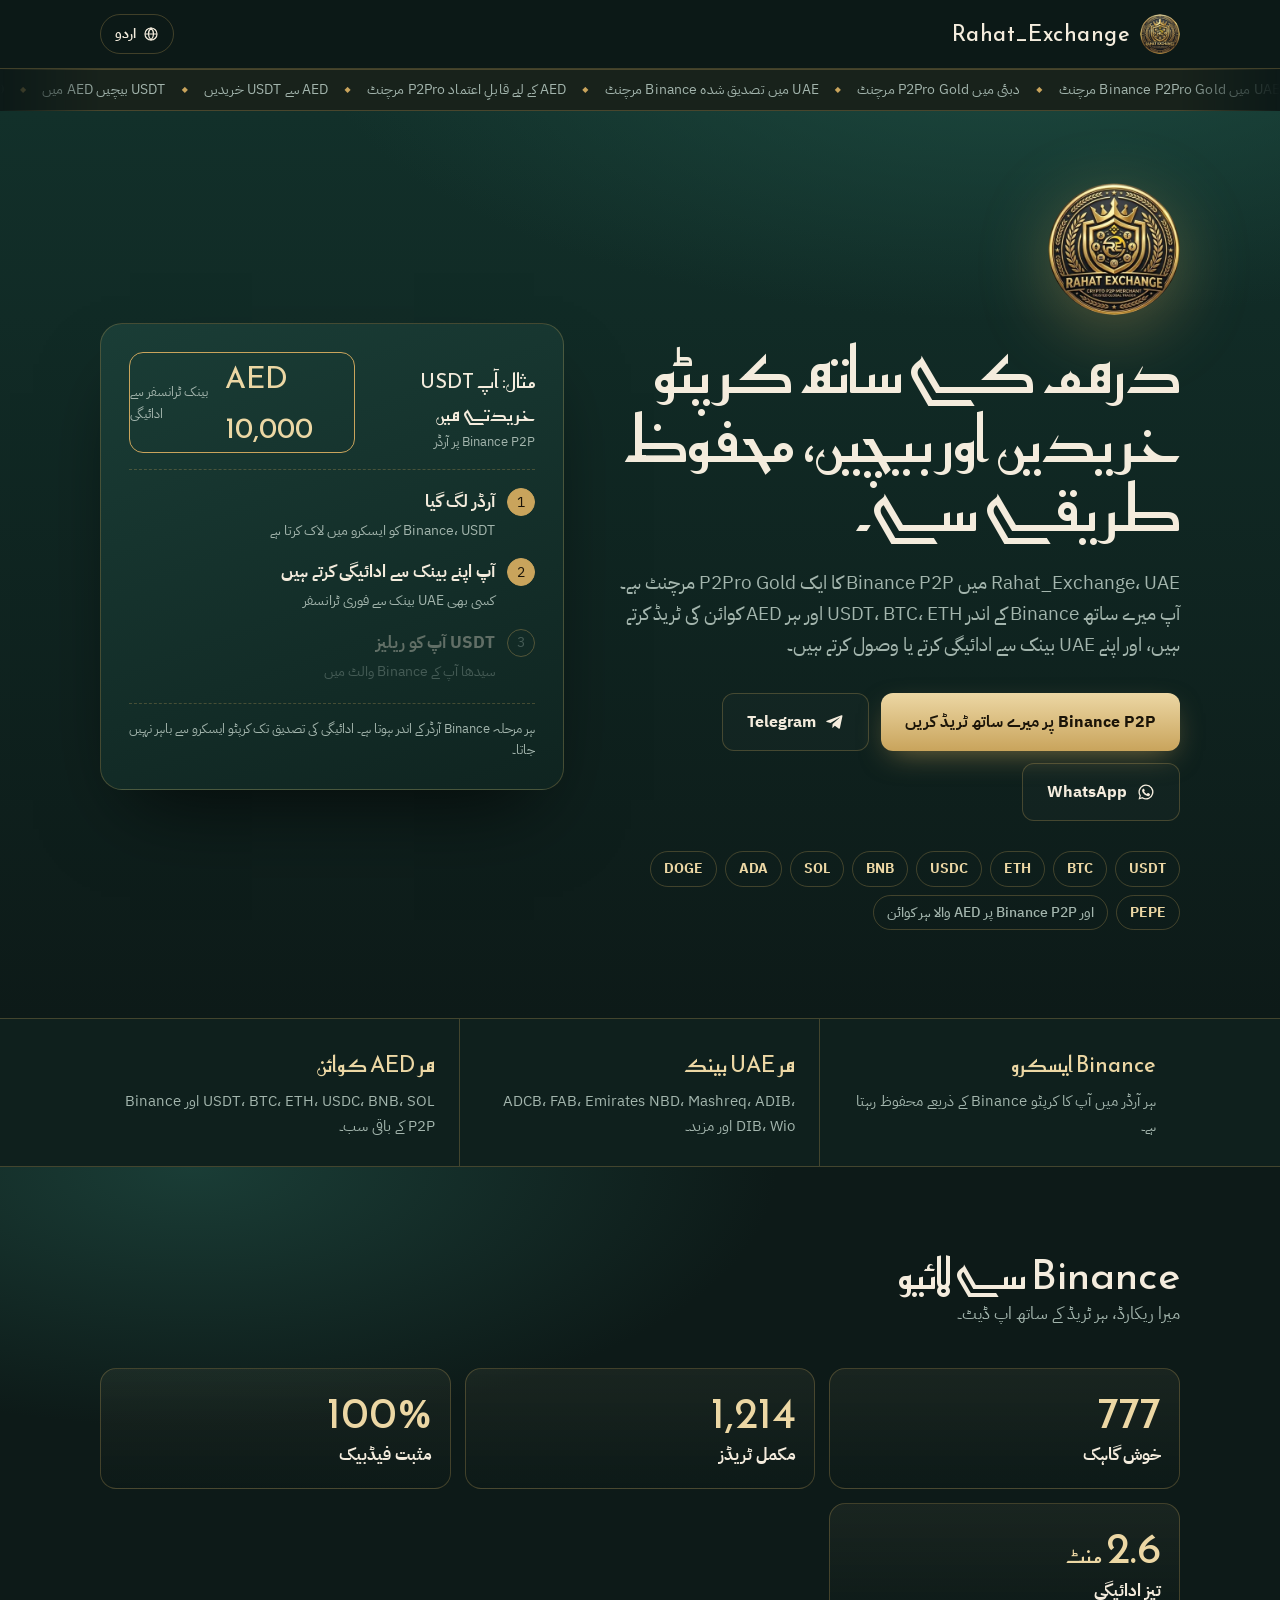
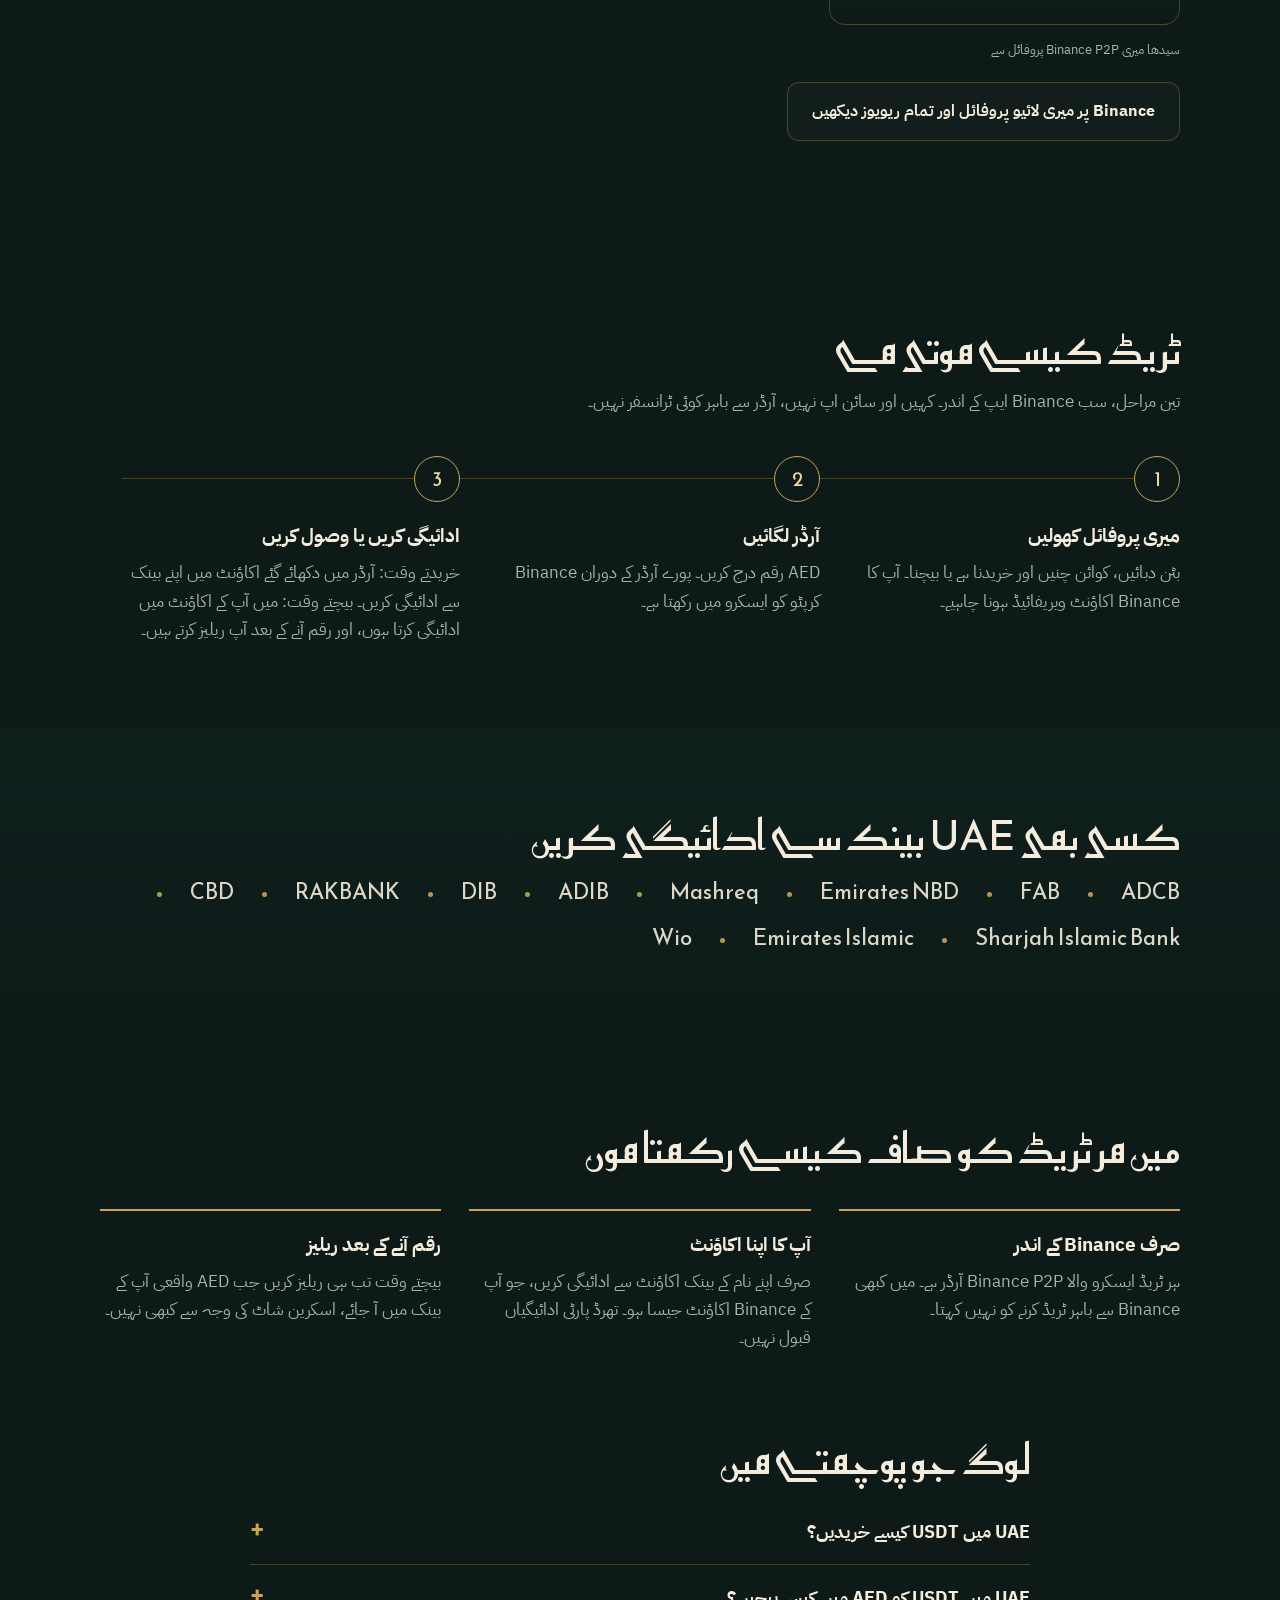
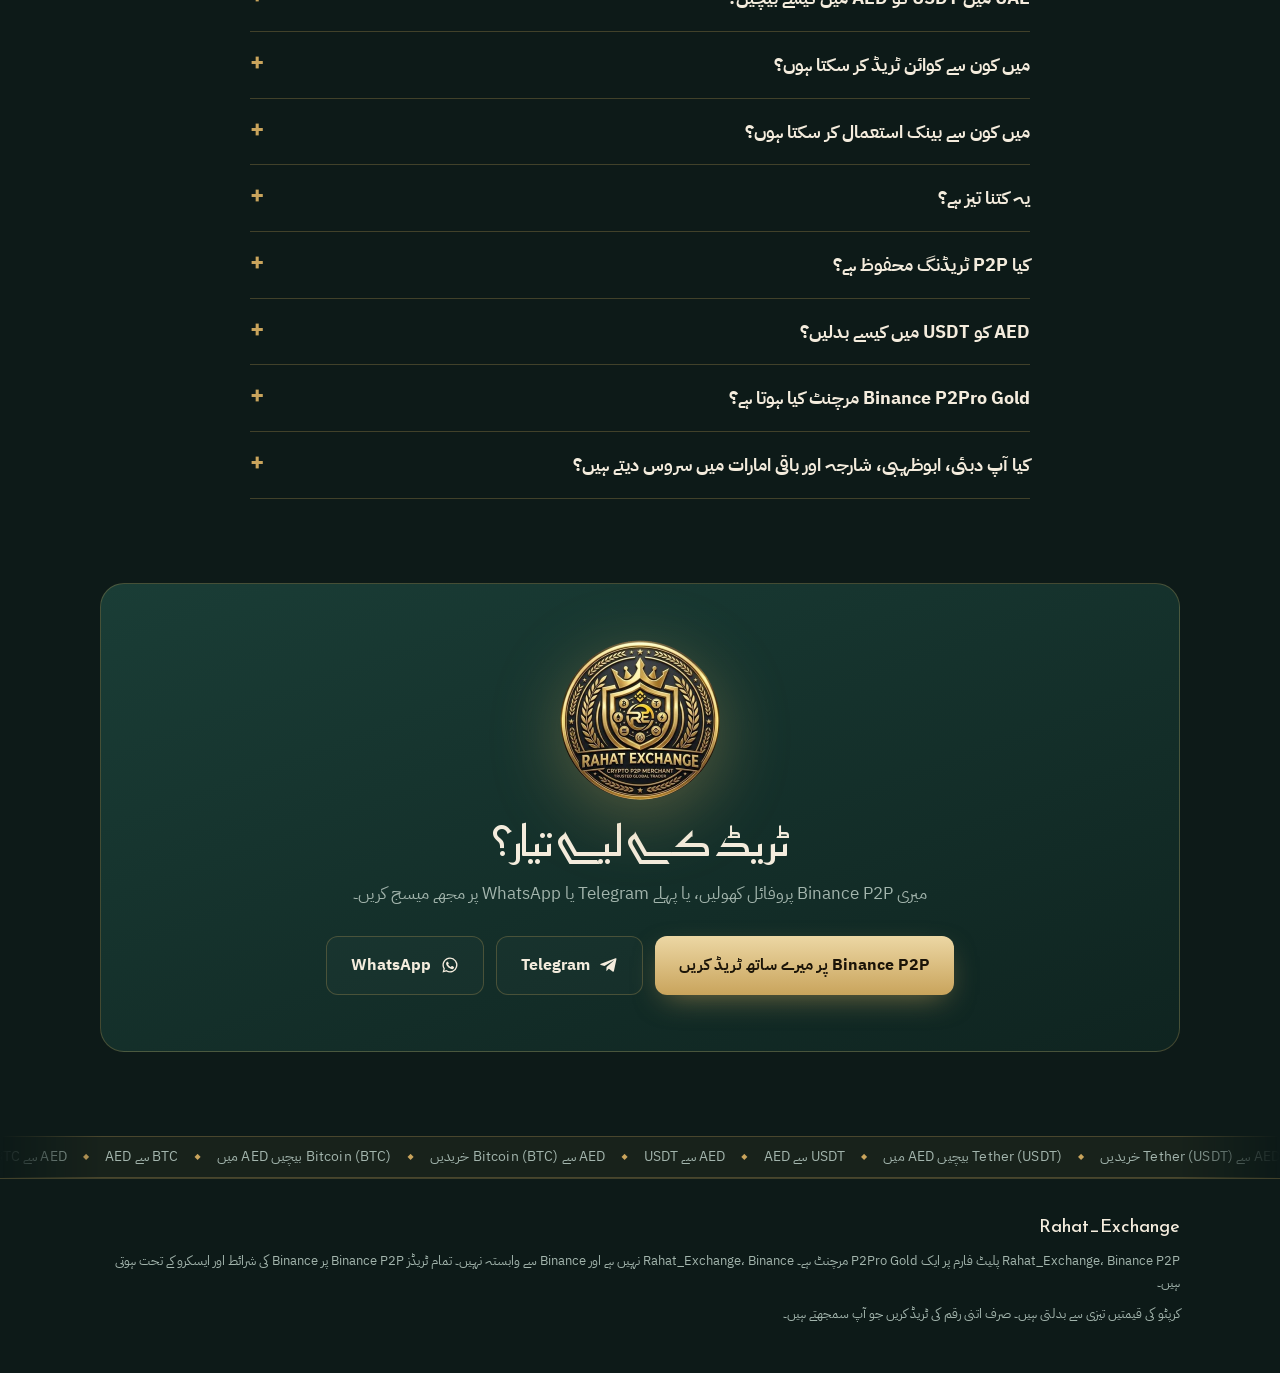
<file: ur/index.html>
<!doctype html>
<html lang="ur" dir="rtl">
<head>
<meta charset="utf-8"><meta name="viewport" content="width=device-width,initial-scale=1">
<title>Rahat_Exchange – Binance P2Pro Gold مرچنٹ UAE | AED میں USDT، BTC، ETH خریدیں اور بیچیں</title>
<meta name="description" content="UAE میں Binance P2Pro Gold مرچنٹ۔ AED کے ساتھ USDT، BTC، ETH، USDC، BNB، SOL اور Binance P2P کا ہر کوائن خریدیں اور بیچیں۔ UAE میں Binance P2P پر Rahat_Exchange کے ساتھ ٹریڈ کریں۔ تمام UAE مقامی بینک، ہر آرڈر پر Binance ایسکرو۔">
<link rel="canonical" href="https://rahatexchange.com/ur/">
<link rel="alternate" hreflang="en" href="https://rahatexchange.com/"><link rel="alternate" hreflang="ar" href="https://rahatexchange.com/ar/"><link rel="alternate" hreflang="hi" href="https://rahatexchange.com/hi/"><link rel="alternate" hreflang="ur" href="https://rahatexchange.com/ur/"><link rel="alternate" hreflang="bn" href="https://rahatexchange.com/bn/"><link rel="alternate" hreflang="ru" href="https://rahatexchange.com/ru/"><link rel="alternate" hreflang="zh-Hans" href="https://rahatexchange.com/zh/"><link rel="alternate" hreflang="fa" href="https://rahatexchange.com/fa/"><link rel="alternate" hreflang="fil" href="https://rahatexchange.com/fil/"><link rel="alternate" hreflang="tr" href="https://rahatexchange.com/tr/"><link rel="alternate" hreflang="fr" href="https://rahatexchange.com/fr/"><link rel="alternate" hreflang="x-default" href="https://rahatexchange.com/">
<meta property="og:title" content="Rahat_Exchange – Binance P2Pro Gold مرچنٹ UAE | AED میں USDT، BTC، ETH خریدیں اور بیچیں"><meta property="og:description" content="UAE میں Binance P2Pro Gold مرچنٹ۔ AED کے ساتھ USDT، BTC، ETH، USDC، BNB، SOL اور Binance P2P کا ہر کوائن خریدیں اور بیچیں۔ UAE میں Binance P2P پر Rahat_Exchange کے ساتھ ٹریڈ کریں۔ تمام UAE مقامی بینک، ہر آرڈر پر Binance ایسکرو۔"><meta property="og:url" content="https://rahatexchange.com/ur/"><meta property="og:type" content="website">
<meta name="theme-color" content="#0d1a18">
<link rel="icon" type="image/png" href="/favicon.png"><link rel="apple-touch-icon" href="/apple-touch-icon.png"><meta property="og:image" content="https://rahatexchange.com/og.jpg"><link rel="x-old-icon" href="data:image/svg+xml,%3Csvg xmlns='http://www.w3.org/2000/svg' viewBox='0 0 32 32'%3E%3Ccircle cx='16' cy='16' r='15' fill='%23c9a45c'/%3E%3Ctext x='16' y='22' font-size='17' text-anchor='middle' fill='%230d1a18' font-family='Georgia'%3ER%3C/text%3E%3C/svg%3E">
<link rel="preconnect" href="https://fonts.googleapis.com"><link rel="preconnect" href="https://fonts.gstatic.com" crossorigin>
<link href="https://fonts.googleapis.com/css2?family=Marcellus&family=Manrope:wght@400;500;700&family=Reem+Kufi:wght@400;500&family=IBM+Plex+Sans+Arabic:wght@400;500;700&display=swap" rel="stylesheet">
<link rel="stylesheet" href="/style.css?v=12">
<script type="application/ld+json">{"@context": "https://schema.org", "@type": "FAQPage", "mainEntity": [{"@type": "Question", "name": "UAE میں USDT کیسے خریدیں؟", "acceptedAnswer": {"@type": "Answer", "text": "Binance کھولیں، P2P پر جائیں، Buy، USDT اور AED چنیں، Rahat_Exchange چنیں، آرڈر لگائیں اور آرڈر میں دکھائے گئے بینک اکاؤنٹ میں ادائیگی کریں۔ ادائیگی کی تصدیق کے بعد Binance آپ کو USDT ریلیز کرتا ہے۔"}}, {"@type": "Question", "name": "UAE میں USDT کو AED میں کیسے بیچیں؟", "acceptedAnswer": {"@type": "Answer", "text": "Binance P2P پر Sell، USDT اور AED چنیں، Rahat_Exchange چنیں اور اپنا UAE بینک اکاؤنٹ شامل کریں۔ میں AED آپ کے اکاؤنٹ میں بھیجتا ہوں؛ رقم آنے کے بعد USDT ریلیز کریں۔"}}, {"@type": "Question", "name": "میں کون سے کوائن ٹریڈ کر سکتا ہوں؟", "acceptedAnswer": {"@type": "Answer", "text": "USDT، BTC، ETH، USDC، BNB، SOL، ADA، DOGE، PEPE اور ہر وہ کوائن جو Binance P2P پر AED کے ساتھ دستیاب ہے۔"}}, {"@type": "Question", "name": "میں کون سے بینک استعمال کر سکتا ہوں؟", "acceptedAnswer": {"@type": "Answer", "text": "تمام UAE مقامی بینک، جیسے ADCB، FAB، Emirates NBD، Mashreq، ADIB، DIB، RAKBANK، CBD، Sharjah Islamic Bank، Emirates Islamic اور Wio۔ صرف اپنے نام کا اکاؤنٹ استعمال کریں۔"}}, {"@type": "Question", "name": "یہ کتنا تیز ہے؟", "acceptedAnswer": {"@type": "Answer", "text": "UAE بینکوں کے درمیان ادائیگیاں عموماً فوری ہوتی ہیں (Instant Payments، AED 50,000 تک)۔"}}, {"@type": "Question", "name": "کیا P2P ٹریڈنگ محفوظ ہے؟", "acceptedAnswer": {"@type": "Answer", "text": "Binance P2P پر آرڈر کے دوران کرپٹو Binance ایسکرو میں رہتا ہے۔ صرف آرڈر کے اندر ٹریڈ کریں، صرف اس میں دکھائے گئے اکاؤنٹ میں ادائیگی کریں، اور رقم آپ کے اکاؤنٹ میں آنے سے پہلے کبھی ریلیز نہ کریں۔"}}, {"@type": "Question", "name": "AED کو USDT میں کیسے بدلیں؟", "acceptedAnswer": {"@type": "Answer", "text": "Binance کھولیں، P2P میں جائیں، Buy، USDT اور AED منتخب کریں، Rahat_Exchange چنیں اور رقم AED میں لکھیں۔ اپنے UAE بینک سے آرڈر میں دکھائے گئے اکاؤنٹ میں ادائیگی کریں۔ ادائیگی کی تصدیق ہوتے ہی USDT آپ کے Binance والٹ میں ریلیز ہو جاتا ہے۔"}}, {"@type": "Question", "name": "Binance P2Pro Gold مرچنٹ کیا ہوتا ہے؟", "acceptedAnswer": {"@type": "Answer", "text": "P2Pro، Binance کا پیشہ ور P2P مرچنٹس کے لیے پروگرام ہے، اور Gold اس کے اعلیٰ درجوں میں سے ایک ہے۔ Rahat_Exchange، Binance P2P پر P2Pro Gold مرچنٹ کے طور پر ٹریڈ کرتا ہے۔"}}, {"@type": "Question", "name": "کیا آپ دبئی، ابوظہبی، شارجہ اور باقی امارات میں سروس دیتے ہیں؟", "acceptedAnswer": {"@type": "Answer", "text": "جی ہاں، پورے UAE میں۔ سب کچھ Binance آرڈر کے اندر اور بینک ٹرانسفر سے ہوتا ہے، اس لیے دبئی، ابوظہبی، شارجہ، عجمان یا کسی بھی امارت سے ایک جیسا کام کرتا ہے۔"}}]}</script>
<script type="application/ld+json" id="biz">{"@context": "https://schema.org", "@type": "FinancialService", "@id": "https://rahatexchange.com/#business", "name": "Rahat_Exchange", "alternateName": ["Rahat Exchange", "RahatExchange"], "description": "Binance P2Pro Gold merchant in the UAE. Buy and sell USDT, BTC, ETH, USDC, BNB, SOL and every Binance P2P coin with AED by bank transfer from any UAE bank.", "url": "https://rahatexchange.com/", "logo": "https://rahatexchange.com/favicon.png", "image": "https://rahatexchange.com/og.jpg", "telephone": "+971508286860", "address": {"@type": "PostalAddress", "streetAddress": "Nad Al Sheba 1", "addressLocality": "Dubai", "addressRegion": "Dubai", "addressCountry": "AE"}, "areaServed": [{"@type": "Country", "name": "United Arab Emirates"}, {"@type": "City", "name": "Dubai"}, {"@type": "City", "name": "Abu Dhabi"}, {"@type": "City", "name": "Sharjah"}, {"@type": "City", "name": "Ajman"}], "currenciesAccepted": "AED", "paymentAccepted": "Bank transfer", "knowsLanguage": ["en", "ar", "hi", "ur", "bn", "ru", "zh", "fa", "fil", "tr", "fr"], "sameAs": ["https://t.me/Rahat_Exchange", "https://wa.me/971508286860"], "makesOffer": [{"@type": "Offer", "itemOffered": {"@type": "Service", "name": "Buy and sell USDT with AED"}}, {"@type": "Offer", "itemOffered": {"@type": "Service", "name": "Buy and sell Bitcoin (BTC) with AED"}}, {"@type": "Offer", "itemOffered": {"@type": "Service", "name": "Buy and sell Ethereum (ETH) with AED"}}, {"@type": "Offer", "itemOffered": {"@type": "Service", "name": "Buy and sell USDC with AED"}}, {"@type": "Offer", "itemOffered": {"@type": "Service", "name": "Buy and sell BNB with AED"}}, {"@type": "Offer", "itemOffered": {"@type": "Service", "name": "Buy and sell Solana (SOL) with AED"}}], "inLanguage": "ur"}</script></head>
<body>
<header><div class="wrap"><a class="logo" href="/ur/"><img src="/logo-96.png" width="40" height="40" alt="">Rahat_Exchange</a><details class="langs"><summary aria-label="زبان"><svg viewBox="0 0 24 24" width="16" height="16" fill="none" stroke="currentColor" stroke-width="1.8" aria-hidden="true"><circle cx="12" cy="12" r="9"/><path d="M3 12h18M12 3c2.5 2.6 3.8 5.6 3.8 9s-1.3 6.4-3.8 9c-2.5-2.6-3.8-5.6-3.8-9S9.5 5.6 12 3z"/></svg>اردو</summary><div class="langlist"><a href="/" hreflang="en" lang="en">English</a><a href="/ar/" hreflang="ar" lang="ar">العربية</a><a href="/hi/" hreflang="hi" lang="hi">हिन्दी</a><a href="/ur/" hreflang="ur" lang="ur" aria-current="page">اردو</a><a href="/bn/" hreflang="bn" lang="bn">বাংলা</a><a href="/ru/" hreflang="ru" lang="ru">Русский</a><a href="/zh/" hreflang="zh-Hans" lang="zh">中文</a><a href="/fa/" hreflang="fa" lang="fa">فارسی</a><a href="/fil/" hreflang="fil" lang="fil">Filipino</a><a href="/tr/" hreflang="tr" lang="tr">Türkçe</a><a href="/fr/" hreflang="fr" lang="fr">Français</a></div></details></div></header><div class="tick" data-tick="top" role="region" aria-label="میں کیا ٹریڈ کرتا ہوں"><ul class="tick-run"><li>UAE میں Binance P2Pro Gold مرچنٹ</li><li>دبئی میں P2Pro Gold مرچنٹ</li><li>UAE میں تصدیق شدہ Binance مرچنٹ</li><li>AED کے لیے قابلِ اعتماد P2Pro مرچنٹ</li><li>AED سے USDT خریدیں</li><li>USDT بیچیں AED میں</li><li>AED سے USDT</li><li>USDT سے AED</li><li>کرپٹو سے AED</li><li>AED سے کرپٹو</li><li>Binance P2P UAE</li><li>دبئی P2P کرپٹو</li><li>دبئی میں USDT بیچیں</li><li>دبئی میں USDT خریدیں</li><li>ابوظہبی USDT</li><li>شارجہ USDT</li><li>UAE میں کرپٹو کیش آؤٹ</li><li>USDT کو درہم میں بدلیں</li><li>ٹیتھر سے درہم</li><li>آج کا USDT ریٹ AED</li><li>UAE میں قابلِ اعتماد USDT فروخت کنندہ</li><li>UAE میں قابلِ اعتماد USDT خریدار</li><li>UAE کرپٹو ایکسچینجر</li><li>بینک ٹرانسفر سے USDT UAE</li><li>فوری USDT UAE</li><li>UAE میں Binance P2P مرچنٹ</li></ul><ul class="tick-run" aria-hidden="true"><li>UAE میں Binance P2Pro Gold مرچنٹ</li><li>دبئی میں P2Pro Gold مرچنٹ</li><li>UAE میں تصدیق شدہ Binance مرچنٹ</li><li>AED کے لیے قابلِ اعتماد P2Pro مرچنٹ</li><li>AED سے USDT خریدیں</li><li>USDT بیچیں AED میں</li><li>AED سے USDT</li><li>USDT سے AED</li><li>کرپٹو سے AED</li><li>AED سے کرپٹو</li><li>Binance P2P UAE</li><li>دبئی P2P کرپٹو</li><li>دبئی میں USDT بیچیں</li><li>دبئی میں USDT خریدیں</li><li>ابوظہبی USDT</li><li>شارجہ USDT</li><li>UAE میں کرپٹو کیش آؤٹ</li><li>USDT کو درہم میں بدلیں</li><li>ٹیتھر سے درہم</li><li>آج کا USDT ریٹ AED</li><li>UAE میں قابلِ اعتماد USDT فروخت کنندہ</li><li>UAE میں قابلِ اعتماد USDT خریدار</li><li>UAE کرپٹو ایکسچینجر</li><li>بینک ٹرانسفر سے USDT UAE</li><li>فوری USDT UAE</li><li>UAE میں Binance P2P مرچنٹ</li></ul></div>
<main>
<section class="hero guilloche-wrap"><div class="wrap">
<div>
<img class="medal" src="/logo-320.webp" width="132" height="132" alt="Rahat_Exchange لوگو">
<h1>درہم کے ساتھ کرپٹو خریدیں اور بیچیں، محفوظ طریقے سے۔</h1>
<p class="lead">Rahat_Exchange، UAE میں Binance P2P کا ایک P2Pro Gold مرچنٹ ہے۔ آپ میرے ساتھ Binance کے اندر USDT، BTC، ETH اور ہر AED کوائن کی ٹریڈ کرتے ہیں، اور اپنے UAE بینک سے ادائیگی کرتے یا وصول کرتے ہیں۔</p>
<div class="btns"><a class="btn main" href="https://app.binance.com/en/qr/dplk3e41a10d1a224a149f23cb0c641a0869" rel="nofollow noopener" target="_blank">Binance P2P پر میرے ساتھ ٹریڈ کریں</a><a class="btn ghost" href="https://t.me/Rahat_Exchange" rel="noopener" target="_blank"><svg viewBox="0 0 24 24" fill="currentColor" aria-hidden="true"><path d="M21.9 4.3 18.6 20c-.2 1-.9 1.3-1.8.8l-5-3.7-2.4 2.3c-.3.3-.5.5-1 .5l.4-5.1 9.3-8.4c.4-.4-.1-.6-.6-.2L6 13.4 1.1 11.9c-1-.3-1.1-1 .2-1.5L20.6 3c.9-.3 1.6.2 1.3 1.3z"/></svg>Telegram</a><a class="btn ghost" href="https://wa.me/971508286860" rel="noopener" target="_blank"><svg viewBox="0 0 24 24" fill="currentColor" aria-hidden="true"><path d="M12 2a10 10 0 0 0-8.6 15.1L2 22l5-1.3A10 10 0 1 0 12 2zm0 18.2c-1.5 0-3-.4-4.3-1.2l-.3-.2-3 .8.8-2.9-.2-.3A8.2 8.2 0 1 1 12 20.2zm4.5-6.1c-.2-.1-1.5-.7-1.7-.8s-.4-.1-.6.1-.7.8-.8 1-.3.2-.5.1a6.7 6.7 0 0 1-3.3-2.9c-.3-.4.2-.4.7-1.3.1-.2 0-.3 0-.4l-.8-1.8c-.2-.5-.4-.4-.6-.4h-.5c-.2 0-.5.1-.7.3a2.9 2.9 0 0 0-.9 2.2 5 5 0 0 0 1.1 2.7 11.6 11.6 0 0 0 4.4 3.9c1.6.7 2.3.8 3.1.7.5-.1 1.5-.6 1.7-1.2s.2-1.1.2-1.2-.2-.2-.4-.3z"/></svg>WhatsApp</a></div>
<div class="coins"><span class="coin">USDT</span><span class="coin">BTC</span><span class="coin">ETH</span><span class="coin">USDC</span><span class="coin">BNB</span><span class="coin">SOL</span><span class="coin">ADA</span><span class="coin">DOGE</span><span class="coin">PEPE</span><span class="coin more">اور Binance P2P پر AED والا ہر کوائن</span></div>
</div>
<div class="ticket guilloche" aria-label="مثال: آپ USDT خریدتے ہیں">
<div class="top"><div class="who">مثال: آپ USDT خریدتے ہیں<small>Binance P2P پر آرڈر</small></div><div class="amt">AED 10,000<small>بینک ٹرانسفر سے ادائیگی</small></div></div>
<ol class="steps"><li class="on"><span class="dot">1</span><div><b>آرڈر لگ گیا</b><span>Binance، USDT کو ایسکرو میں لاک کرتا ہے</span></div></li><li class="on"><span class="dot">2</span><div><b>آپ اپنے بینک سے ادائیگی کرتے ہیں</b><span>کسی بھی UAE بینک سے فوری ٹرانسفر</span></div></li><li class="on"><span class="dot">3</span><div><b>USDT آپ کو ریلیز</b><span>سیدھا آپ کے Binance والٹ میں</span></div></li></ol>
<div class="foot">ہر مرحلہ Binance آرڈر کے اندر ہوتا ہے۔ ادائیگی کی تصدیق تک کرپٹو ایسکرو سے باہر نہیں جاتا۔</div>
</div>
</div></section>
<div class="facts"><div class="wrap"><div class="fact"><h3>Binance ایسکرو</h3><p>ہر آرڈر میں آپ کا کرپٹو Binance کے ذریعے محفوظ رہتا ہے۔</p></div><div class="fact"><h3>ہر UAE بینک</h3><p>ADCB، FAB، Emirates NBD، Mashreq، ADIB، DIB، Wio اور مزید۔</p></div><div class="fact"><h3>ہر AED کوائن</h3><p>USDT، BTC، ETH، USDC، BNB، SOL اور Binance P2P کے باقی سب۔</p></div></div></div>
<section class="block finder" id="finder" hidden></section><section class="block myads" id="ads" hidden></section><section class="block proof" id="live" data-lang="ur" data-now="ابھی اپ ڈیٹ ہوا" data-ago="{m} منٹ پہلے اپ ڈیٹ"><div class="wrap"><div class="livehead"><h2>Binance سے لائیو</h2><span class="live" hidden><i></i>لائیو</span></div><p class="sub">میرا ریکارڈ، ہر ٹریڈ کے ساتھ اپ ڈیٹ۔</p><div class="lboxes"><div class="lbox" data-k="customers"><strong><span class="n">777</span></strong><b>خوش گاہک</b><span class="d">traders I have served</span></div><div class="lbox" data-k="trades"><strong><span class="n">1,214</span></strong><b>مکمل ٹریڈز</b><span class="d">581 buy · 633 sell</span></div><div class="lbox" data-k="month" hidden><strong><span class="n"></span></strong><b>اس مہینے کی ٹریڈز</b><span class="d">in the last 30 days</span></div><div class="lbox" data-k="positive"><strong><span class="n">100%</span></strong><b>مثبت فیڈبیک</b><span class="d">from 127 customer reviews</span></div><div class="lbox" data-k="completion" hidden><strong><span class="n">100%</span></strong><b>تکمیل کی شرح</b><span class="d">orders completed in 30 days</span></div><div class="lbox" data-k="pay_min"><strong><span class="n">2.6</span><small>منٹ</small></strong><b>تیز ادائیگی</b><span class="d">my average time to pay</span></div><div class="lbox" data-k="release_min" hidden><strong><span class="n"></span><small>منٹ</small></strong><b>جلد ریلیز</b><span class="d">my average time to release</span></div><div class="lbox" data-k="repeat" hidden><strong><span class="n"></span></strong><b>واپس آنے والے گاہکوں کی ٹریڈز</b><span class="d">customers who came back</span></div></div><p class="upd">سیدھا میری Binance P2P پروفائل سے<span class="ago"></span></p><p style="margin-top:22px"><a class="btn ghost" href="https://app.binance.com/en/qr/dplk3e41a10d1a224a149f23cb0c641a0869" rel="nofollow noopener" target="_blank">Binance پر میری لائیو پروفائل اور تمام ریویوز دیکھیں</a></p></div></section>
<section class="block"><div class="wrap"><h2>ٹریڈ کیسے ہوتی ہے</h2><p class="sub">تین مراحل، سب Binance ایپ کے اندر۔ کہیں اور سائن اپ نہیں، آرڈر سے باہر کوئی ٹرانسفر نہیں۔</p>
<div class="path"><div><h3>میری پروفائل کھولیں</h3><p>بٹن دبائیں، کوائن چنیں اور خریدنا ہے یا بیچنا۔ آپ کا Binance اکاؤنٹ ویریفائیڈ ہونا چاہیے۔</p></div><div><h3>آرڈر لگائیں</h3><p>AED رقم درج کریں۔ پورے آرڈر کے دوران Binance کرپٹو کو ایسکرو میں رکھتا ہے۔</p></div><div><h3>ادائیگی کریں یا وصول کریں</h3><p>خریدتے وقت: آرڈر میں دکھائے گئے اکاؤنٹ میں اپنے بینک سے ادائیگی کریں۔ بیچتے وقت: میں آپ کے اکاؤنٹ میں ادائیگی کرتا ہوں، اور رقم آنے کے بعد آپ ریلیز کرتے ہیں۔</p></div></div></div></section>
<section class="block banks"><div class="wrap"><h2>کسی بھی UAE بینک سے ادائیگی کریں</h2><div class="banklist"><span>ADCB</span><span>FAB</span><span>Emirates NBD</span><span>Mashreq</span><span>ADIB</span><span>DIB</span><span>RAKBANK</span><span>CBD</span><span>Sharjah Islamic Bank</span><span>Emirates Islamic</span><span>Wio</span></div></div></section>
<section class="block"><div class="wrap"><h2>میں ہر ٹریڈ کو صاف کیسے رکھتا ہوں</h2><div class="rules" style="margin-top:36px"><div class="rule"><h3>صرف Binance کے اندر</h3><p>ہر ٹریڈ ایسکرو والا Binance P2P آرڈر ہے۔ میں کبھی Binance سے باہر ٹریڈ کرنے کو نہیں کہتا۔</p></div><div class="rule"><h3>آپ کا اپنا اکاؤنٹ</h3><p>صرف اپنے نام کے بینک اکاؤنٹ سے ادائیگی کریں، جو آپ کے Binance اکاؤنٹ جیسا ہو۔ تھرڈ پارٹی ادائیگیاں قبول نہیں۔</p></div><div class="rule"><h3>رقم آنے کے بعد ریلیز</h3><p>بیچتے وقت تب ہی ریلیز کریں جب AED واقعی آپ کے بینک میں آ جائے، اسکرین شاٹ کی وجہ سے کبھی نہیں۔</p></div></div></div></section>
<section class="block" style="padding-top:0"><div class="wrap faq"><h2>لوگ جو پوچھتے ہیں</h2><details><summary>UAE میں USDT کیسے خریدیں؟</summary><p>Binance کھولیں، P2P پر جائیں، Buy، USDT اور AED چنیں، Rahat_Exchange چنیں، آرڈر لگائیں اور آرڈر میں دکھائے گئے بینک اکاؤنٹ میں ادائیگی کریں۔ ادائیگی کی تصدیق کے بعد Binance آپ کو USDT ریلیز کرتا ہے۔</p></details><details><summary>UAE میں USDT کو AED میں کیسے بیچیں؟</summary><p>Binance P2P پر Sell، USDT اور AED چنیں، Rahat_Exchange چنیں اور اپنا UAE بینک اکاؤنٹ شامل کریں۔ میں AED آپ کے اکاؤنٹ میں بھیجتا ہوں؛ رقم آنے کے بعد USDT ریلیز کریں۔</p></details><details><summary>میں کون سے کوائن ٹریڈ کر سکتا ہوں؟</summary><p>USDT، BTC، ETH، USDC، BNB، SOL، ADA، DOGE، PEPE اور ہر وہ کوائن جو Binance P2P پر AED کے ساتھ دستیاب ہے۔</p></details><details><summary>میں کون سے بینک استعمال کر سکتا ہوں؟</summary><p>تمام UAE مقامی بینک، جیسے ADCB، FAB، Emirates NBD، Mashreq، ADIB، DIB، RAKBANK، CBD، Sharjah Islamic Bank، Emirates Islamic اور Wio۔ صرف اپنے نام کا اکاؤنٹ استعمال کریں۔</p></details><details><summary>یہ کتنا تیز ہے؟</summary><p>UAE بینکوں کے درمیان ادائیگیاں عموماً فوری ہوتی ہیں (Instant Payments، AED 50,000 تک)۔</p></details><details><summary>کیا P2P ٹریڈنگ محفوظ ہے؟</summary><p>Binance P2P پر آرڈر کے دوران کرپٹو Binance ایسکرو میں رہتا ہے۔ صرف آرڈر کے اندر ٹریڈ کریں، صرف اس میں دکھائے گئے اکاؤنٹ میں ادائیگی کریں، اور رقم آپ کے اکاؤنٹ میں آنے سے پہلے کبھی ریلیز نہ کریں۔</p></details><details><summary>AED کو USDT میں کیسے بدلیں؟</summary><p>Binance کھولیں، P2P میں جائیں، Buy، USDT اور AED منتخب کریں، Rahat_Exchange چنیں اور رقم AED میں لکھیں۔ اپنے UAE بینک سے آرڈر میں دکھائے گئے اکاؤنٹ میں ادائیگی کریں۔ ادائیگی کی تصدیق ہوتے ہی USDT آپ کے Binance والٹ میں ریلیز ہو جاتا ہے۔</p></details><details><summary>Binance P2Pro Gold مرچنٹ کیا ہوتا ہے؟</summary><p>P2Pro، Binance کا پیشہ ور P2P مرچنٹس کے لیے پروگرام ہے، اور Gold اس کے اعلیٰ درجوں میں سے ایک ہے۔ Rahat_Exchange، Binance P2P پر P2Pro Gold مرچنٹ کے طور پر ٹریڈ کرتا ہے۔</p></details><details><summary>کیا آپ دبئی، ابوظہبی، شارجہ اور باقی امارات میں سروس دیتے ہیں؟</summary><p>جی ہاں، پورے UAE میں۔ سب کچھ Binance آرڈر کے اندر اور بینک ٹرانسفر سے ہوتا ہے، اس لیے دبئی، ابوظہبی، شارجہ، عجمان یا کسی بھی امارت سے ایک جیسا کام کرتا ہے۔</p></details></div></section>
<section class="block" style="padding-top:0"><div class="wrap"><div class="contact guilloche"><img class="medal big" src="/logo-320.webp" width="160" height="160" alt=""><h2>ٹریڈ کے لیے تیار؟</h2><p class="sub" style="margin:0 auto 28px">میری Binance P2P پروفائل کھولیں، یا پہلے Telegram یا WhatsApp پر مجھے میسج کریں۔</p><div class="btns"><a class="btn main" href="https://app.binance.com/en/qr/dplk3e41a10d1a224a149f23cb0c641a0869" rel="nofollow noopener" target="_blank">Binance P2P پر میرے ساتھ ٹریڈ کریں</a><a class="btn ghost" href="https://t.me/Rahat_Exchange" rel="noopener" target="_blank"><svg viewBox="0 0 24 24" fill="currentColor" aria-hidden="true"><path d="M21.9 4.3 18.6 20c-.2 1-.9 1.3-1.8.8l-5-3.7-2.4 2.3c-.3.3-.5.5-1 .5l.4-5.1 9.3-8.4c.4-.4-.1-.6-.6-.2L6 13.4 1.1 11.9c-1-.3-1.1-1 .2-1.5L20.6 3c.9-.3 1.6.2 1.3 1.3z"/></svg>Telegram</a><a class="btn ghost" href="https://wa.me/971508286860" rel="noopener" target="_blank"><svg viewBox="0 0 24 24" fill="currentColor" aria-hidden="true"><path d="M12 2a10 10 0 0 0-8.6 15.1L2 22l5-1.3A10 10 0 1 0 12 2zm0 18.2c-1.5 0-3-.4-4.3-1.2l-.3-.2-3 .8.8-2.9-.2-.3A8.2 8.2 0 1 1 12 20.2zm4.5-6.1c-.2-.1-1.5-.7-1.7-.8s-.4-.1-.6.1-.7.8-.8 1-.3.2-.5.1a6.7 6.7 0 0 1-3.3-2.9c-.3-.4.2-.4.7-1.3.1-.2 0-.3 0-.4l-.8-1.8c-.2-.5-.4-.4-.6-.4h-.5c-.2 0-.5.1-.7.3a2.9 2.9 0 0 0-.9 2.2 5 5 0 0 0 1.1 2.7 11.6 11.6 0 0 0 4.4 3.9c1.6.7 2.3.8 3.1.7.5-.1 1.5-.6 1.7-1.2s.2-1.1.2-1.2-.2-.2-.4-.3z"/></svg>WhatsApp</a></div></div></div></section>
</main>
<div class="tick rev" data-tick="bottom" role="region" aria-label="میں کیا ٹریڈ کرتا ہوں"><ul class="tick-run"><li>AED سے Tether (USDT) خریدیں</li><li>Tether (USDT) بیچیں AED میں</li><li>USDT سے AED</li><li>AED سے USDT</li><li>AED سے Bitcoin (BTC) خریدیں</li><li>Bitcoin (BTC) بیچیں AED میں</li><li>BTC سے AED</li><li>AED سے BTC</li><li>AED سے Ethereum (ETH) خریدیں</li><li>Ethereum (ETH) بیچیں AED میں</li><li>ETH سے AED</li><li>AED سے ETH</li><li>AED سے USD Coin (USDC) خریدیں</li><li>USD Coin (USDC) بیچیں AED میں</li><li>USDC سے AED</li><li>AED سے USDC</li><li>AED سے BNB خریدیں</li><li>BNB بیچیں AED میں</li><li>BNB سے AED</li><li>AED سے BNB</li><li>AED سے Solana (SOL) خریدیں</li><li>Solana (SOL) بیچیں AED میں</li><li>SOL سے AED</li><li>AED سے SOL</li><li>AED سے Cardano (ADA) خریدیں</li><li>Cardano (ADA) بیچیں AED میں</li><li>ADA سے AED</li><li>AED سے ADA</li><li>AED سے Dogecoin (DOGE) خریدیں</li><li>Dogecoin (DOGE) بیچیں AED میں</li><li>DOGE سے AED</li><li>AED سے DOGE</li><li>AED سے Pepe (PEPE) خریدیں</li><li>Pepe (PEPE) بیچیں AED میں</li><li>PEPE سے AED</li><li>AED سے PEPE</li><li>AED سے XRP خریدیں</li><li>XRP بیچیں AED میں</li><li>XRP سے AED</li><li>AED سے XRP</li><li>AED سے First Digital USD (FDUSD) خریدیں</li><li>First Digital USD (FDUSD) بیچیں AED میں</li><li>FDUSD سے AED</li><li>AED سے FDUSD</li></ul><ul class="tick-run" aria-hidden="true"><li>AED سے Tether (USDT) خریدیں</li><li>Tether (USDT) بیچیں AED میں</li><li>USDT سے AED</li><li>AED سے USDT</li><li>AED سے Bitcoin (BTC) خریدیں</li><li>Bitcoin (BTC) بیچیں AED میں</li><li>BTC سے AED</li><li>AED سے BTC</li><li>AED سے Ethereum (ETH) خریدیں</li><li>Ethereum (ETH) بیچیں AED میں</li><li>ETH سے AED</li><li>AED سے ETH</li><li>AED سے USD Coin (USDC) خریدیں</li><li>USD Coin (USDC) بیچیں AED میں</li><li>USDC سے AED</li><li>AED سے USDC</li><li>AED سے BNB خریدیں</li><li>BNB بیچیں AED میں</li><li>BNB سے AED</li><li>AED سے BNB</li><li>AED سے Solana (SOL) خریدیں</li><li>Solana (SOL) بیچیں AED میں</li><li>SOL سے AED</li><li>AED سے SOL</li><li>AED سے Cardano (ADA) خریدیں</li><li>Cardano (ADA) بیچیں AED میں</li><li>ADA سے AED</li><li>AED سے ADA</li><li>AED سے Dogecoin (DOGE) خریدیں</li><li>Dogecoin (DOGE) بیچیں AED میں</li><li>DOGE سے AED</li><li>AED سے DOGE</li><li>AED سے Pepe (PEPE) خریدیں</li><li>Pepe (PEPE) بیچیں AED میں</li><li>PEPE سے AED</li><li>AED سے PEPE</li><li>AED سے XRP خریدیں</li><li>XRP بیچیں AED میں</li><li>XRP سے AED</li><li>AED سے XRP</li><li>AED سے First Digital USD (FDUSD) خریدیں</li><li>First Digital USD (FDUSD) بیچیں AED میں</li><li>FDUSD سے AED</li><li>AED سے FDUSD</li></ul></div><footer><div class="wrap"><b>Rahat_Exchange</b><span>Rahat_Exchange، Binance P2P پلیٹ فارم پر ایک P2Pro Gold مرچنٹ ہے۔ Rahat_Exchange، Binance نہیں ہے اور Binance سے وابستہ نہیں۔ تمام ٹریڈز Binance P2P پر Binance کی شرائط اور ایسکرو کے تحت ہوتی ہیں۔</span><span>کرپٹو کی قیمتیں تیزی سے بدلتی ہیں۔ صرف اتنی رقم کی ٹریڈ کریں جو آپ سمجھتے ہیں۔</span></div></footer>
<script>
(function(){if(matchMedia('(prefers-reduced-motion: reduce)').matches)return;var li=document.querySelectorAll('.steps li');li.forEach(function(e){e.classList.remove('on')});li.forEach(function(e,i){setTimeout(function(){e.classList.add('on')},500+i*900)});})();
</script>
<script src="/finder.js?v=11" defer></script><script src="/live.js?v=11" defer></script>
</body>
</html>
</file>
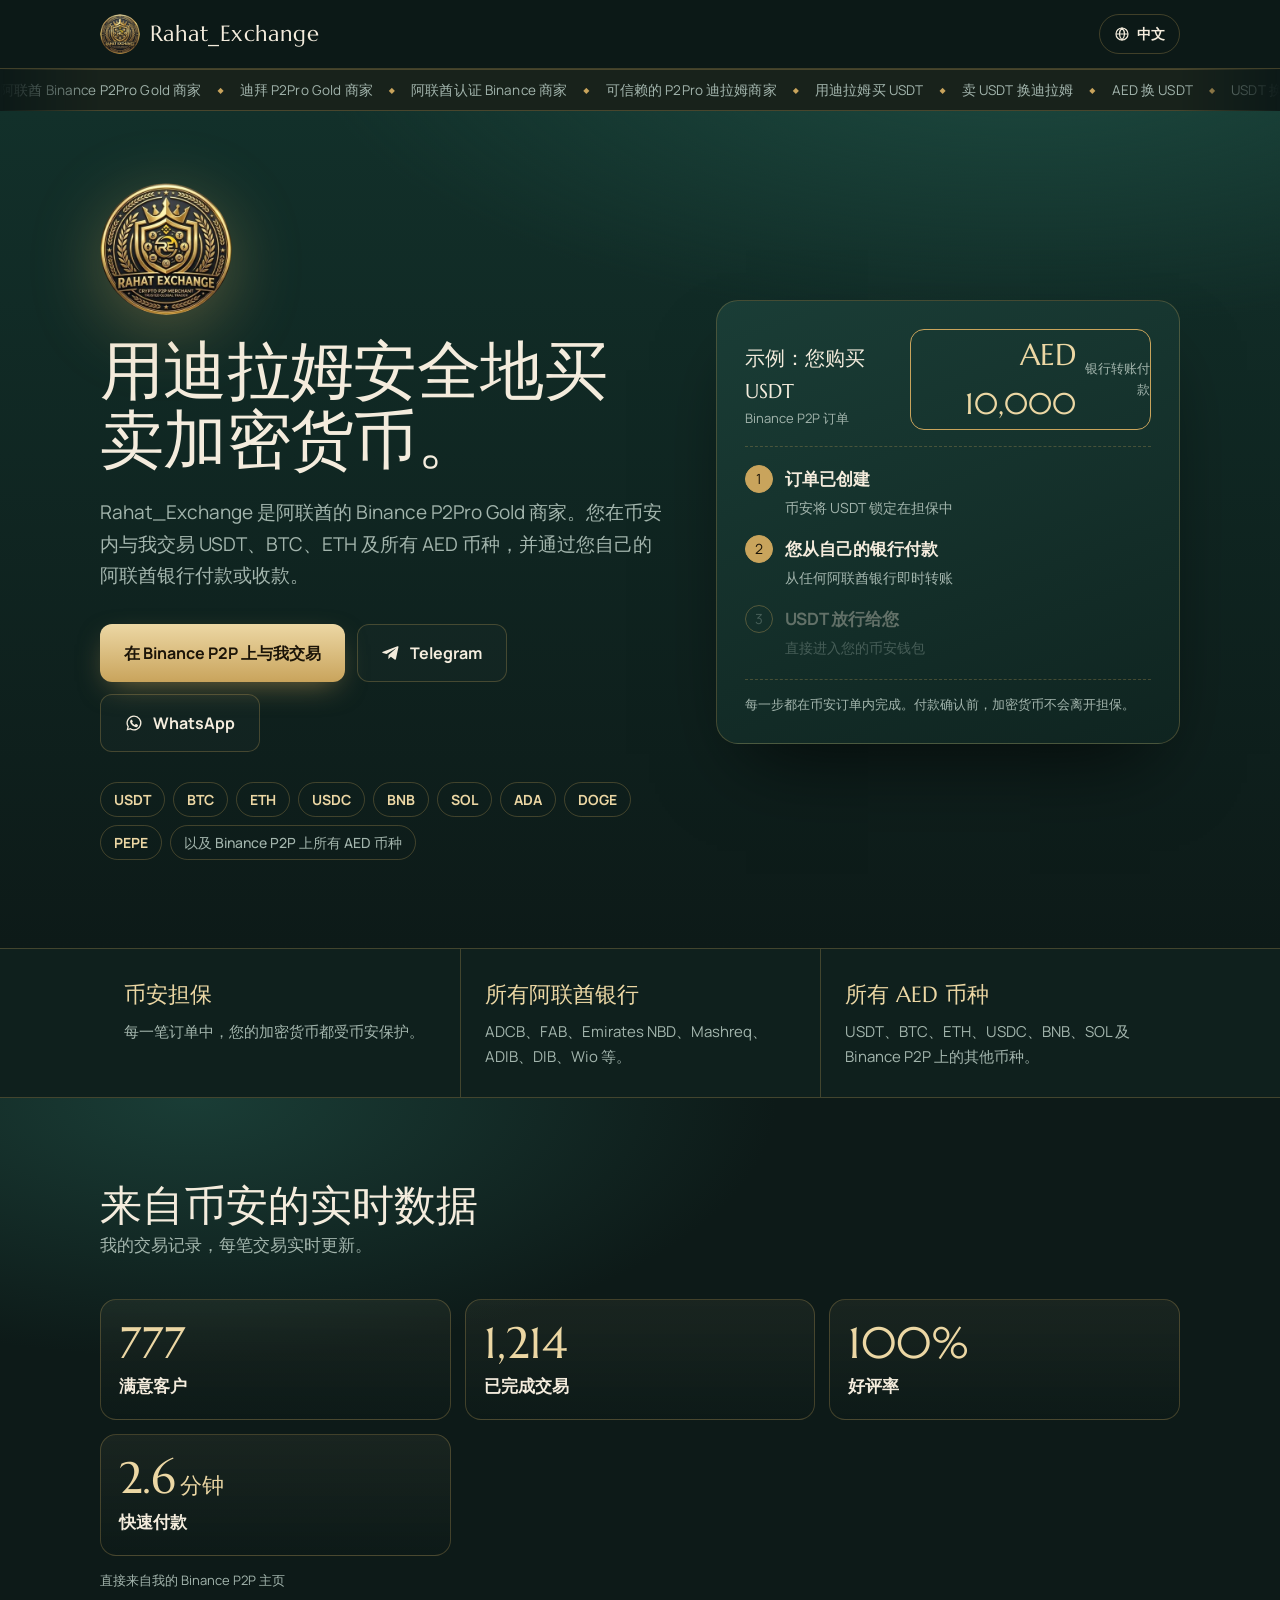
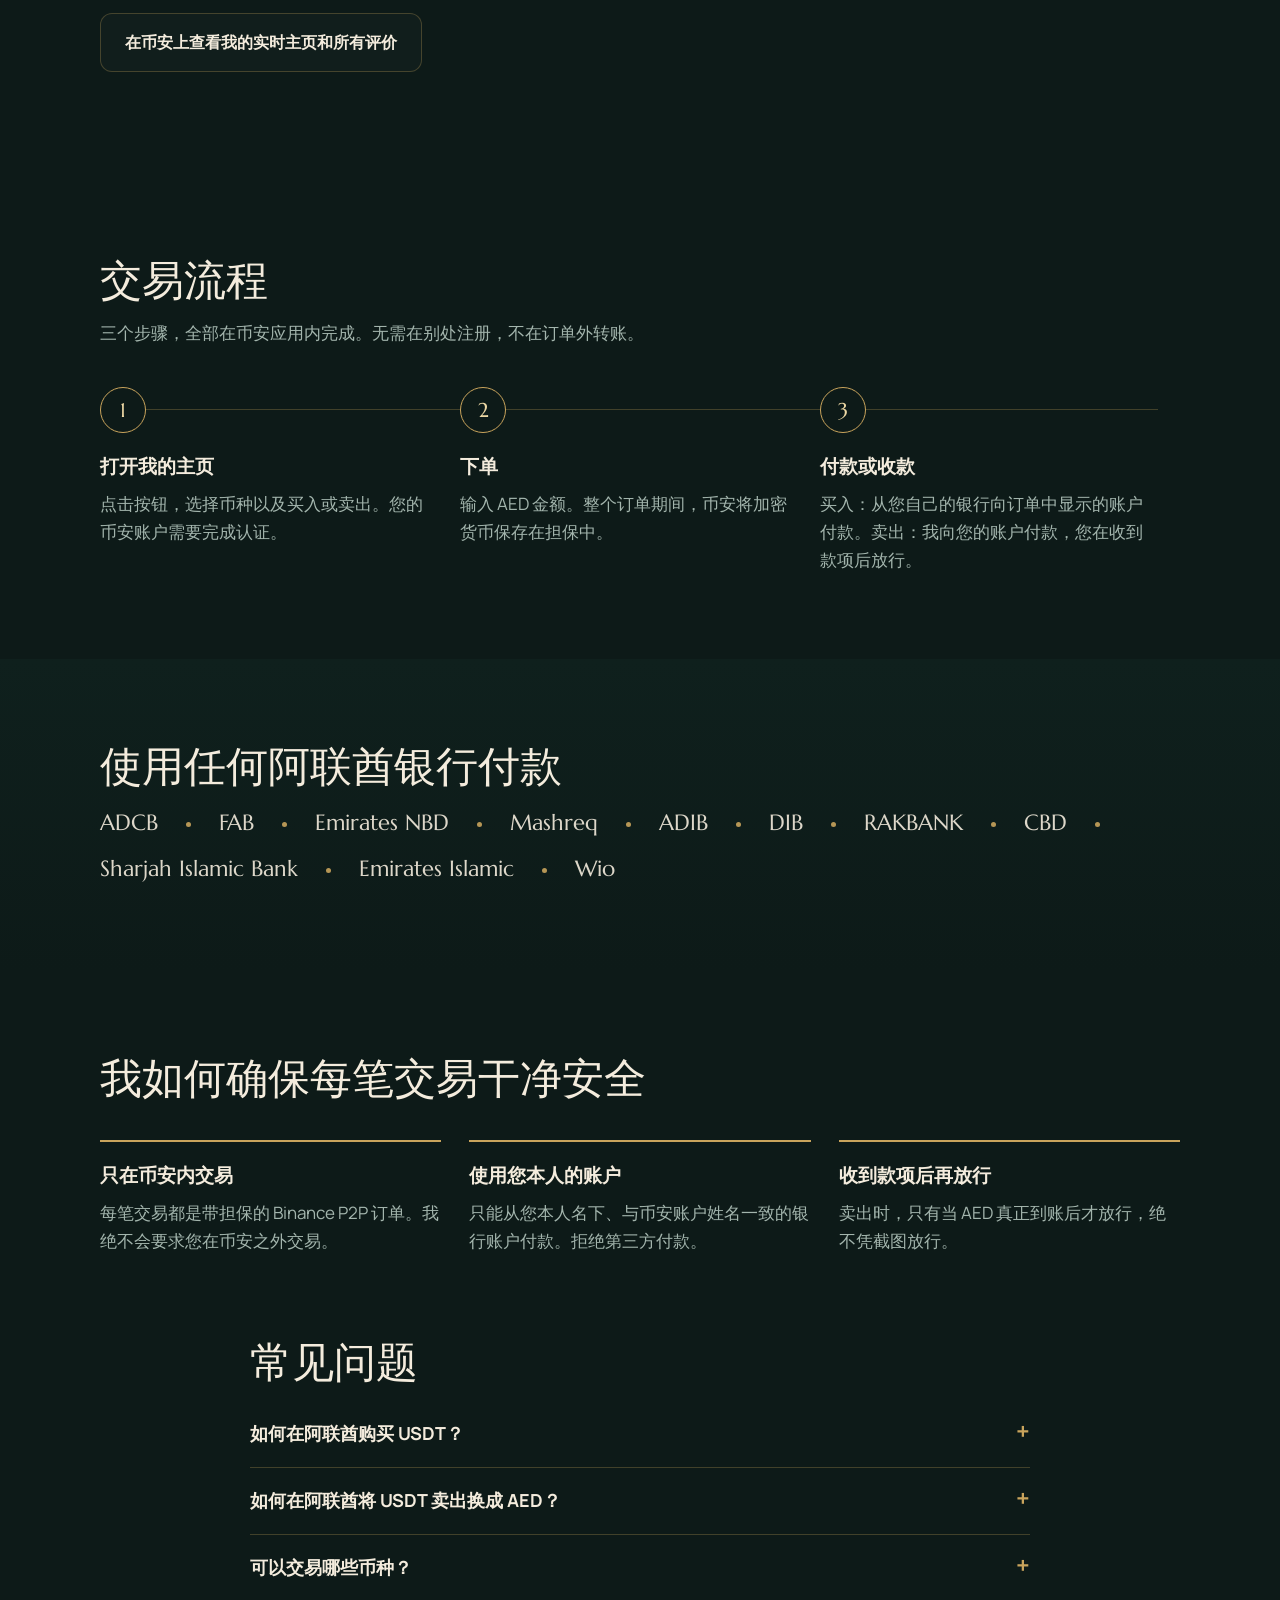
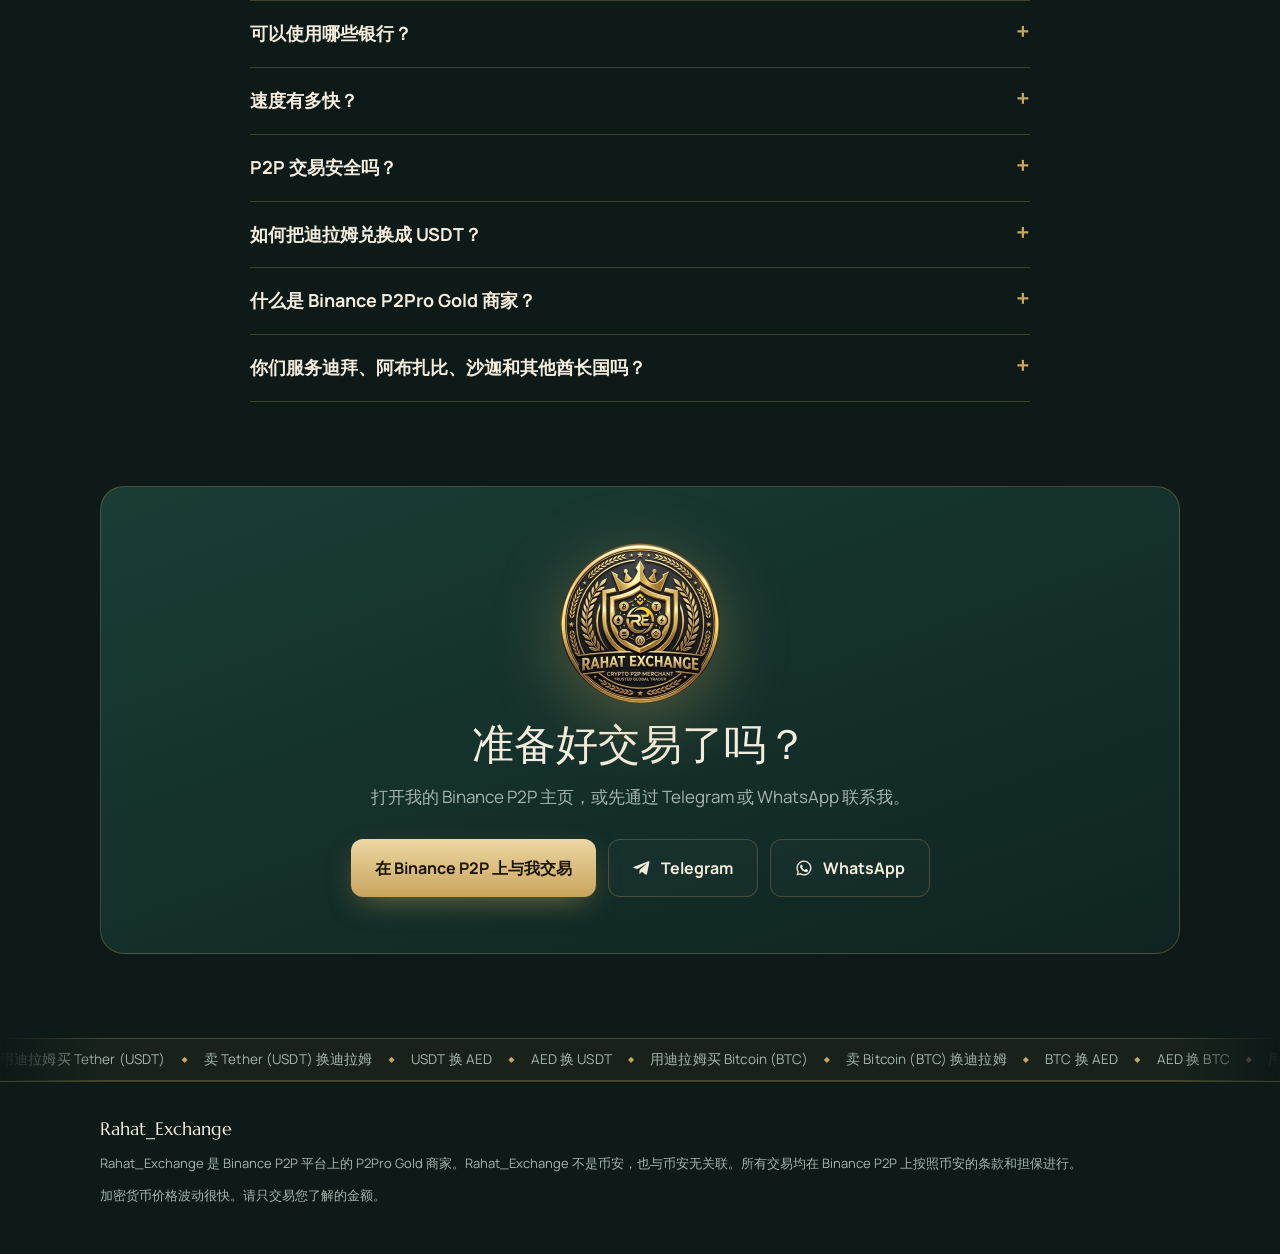
<file: zh/index.html>
<!doctype html>
<html lang="zh" dir="ltr">
<head>
<meta charset="utf-8"><meta name="viewport" content="width=device-width,initial-scale=1">
<title>Rahat_Exchange – 阿联酋 Binance P2Pro Gold 商家 | 用迪拉姆买卖 USDT、BTC、ETH</title>
<meta name="description" content="阿联酋 Binance P2Pro Gold 商家。用迪拉姆 (AED) 买卖 USDT、BTC、ETH、USDC、BNB、SOL 及币安 P2P 上的所有币种。在阿联酋通过 Binance P2P 与 Rahat_Exchange 交易。支持阿联酋所有本地银行，每笔订单都有币安担保。">
<link rel="canonical" href="https://rahatexchange.com/zh/">
<link rel="alternate" hreflang="en" href="https://rahatexchange.com/"><link rel="alternate" hreflang="ar" href="https://rahatexchange.com/ar/"><link rel="alternate" hreflang="hi" href="https://rahatexchange.com/hi/"><link rel="alternate" hreflang="ur" href="https://rahatexchange.com/ur/"><link rel="alternate" hreflang="bn" href="https://rahatexchange.com/bn/"><link rel="alternate" hreflang="ru" href="https://rahatexchange.com/ru/"><link rel="alternate" hreflang="zh-Hans" href="https://rahatexchange.com/zh/"><link rel="alternate" hreflang="fa" href="https://rahatexchange.com/fa/"><link rel="alternate" hreflang="fil" href="https://rahatexchange.com/fil/"><link rel="alternate" hreflang="tr" href="https://rahatexchange.com/tr/"><link rel="alternate" hreflang="fr" href="https://rahatexchange.com/fr/"><link rel="alternate" hreflang="x-default" href="https://rahatexchange.com/">
<meta property="og:title" content="Rahat_Exchange – 阿联酋 Binance P2Pro Gold 商家 | 用迪拉姆买卖 USDT、BTC、ETH"><meta property="og:description" content="阿联酋 Binance P2Pro Gold 商家。用迪拉姆 (AED) 买卖 USDT、BTC、ETH、USDC、BNB、SOL 及币安 P2P 上的所有币种。在阿联酋通过 Binance P2P 与 Rahat_Exchange 交易。支持阿联酋所有本地银行，每笔订单都有币安担保。"><meta property="og:url" content="https://rahatexchange.com/zh/"><meta property="og:type" content="website">
<meta name="theme-color" content="#0d1a18">
<link rel="icon" type="image/png" href="/favicon.png"><link rel="apple-touch-icon" href="/apple-touch-icon.png"><meta property="og:image" content="https://rahatexchange.com/og.jpg"><link rel="x-old-icon" href="data:image/svg+xml,%3Csvg xmlns='http://www.w3.org/2000/svg' viewBox='0 0 32 32'%3E%3Ccircle cx='16' cy='16' r='15' fill='%23c9a45c'/%3E%3Ctext x='16' y='22' font-size='17' text-anchor='middle' fill='%230d1a18' font-family='Georgia'%3ER%3C/text%3E%3C/svg%3E">
<link rel="preconnect" href="https://fonts.googleapis.com"><link rel="preconnect" href="https://fonts.gstatic.com" crossorigin>
<link href="https://fonts.googleapis.com/css2?family=Marcellus&family=Manrope:wght@400;500;700&family=Reem+Kufi:wght@400;500&family=IBM+Plex+Sans+Arabic:wght@400;500;700&display=swap" rel="stylesheet">
<link rel="stylesheet" href="/style.css?v=12">
<script type="application/ld+json">{"@context": "https://schema.org", "@type": "FAQPage", "mainEntity": [{"@type": "Question", "name": "如何在阿联酋购买 USDT？", "acceptedAnswer": {"@type": "Answer", "text": "打开币安，进入 P2P，选择 Buy、USDT 和 AED，选择 Rahat_Exchange，下单并向订单中显示的银行账户付款。付款确认后，币安将 USDT 放行给您。"}}, {"@type": "Question", "name": "如何在阿联酋将 USDT 卖出换成 AED？", "acceptedAnswer": {"@type": "Answer", "text": "在 Binance P2P 选择 Sell、USDT 和 AED，选择 Rahat_Exchange 并添加您的阿联酋银行账户。我将 AED 转入您的账户；款项到账后请放行 USDT。"}}, {"@type": "Question", "name": "可以交易哪些币种？", "acceptedAnswer": {"@type": "Answer", "text": "USDT、BTC、ETH、USDC、BNB、SOL、ADA、DOGE、PEPE 以及 Binance P2P 上所有支持 AED 的币种。"}}, {"@type": "Question", "name": "可以使用哪些银行？", "acceptedAnswer": {"@type": "Answer", "text": "所有阿联酋本地银行，例如 ADCB、FAB、Emirates NBD、Mashreq、ADIB、DIB、RAKBANK、CBD、Sharjah Islamic Bank、Emirates Islamic 和 Wio。只能使用您本人名下的账户。"}}, {"@type": "Question", "name": "速度有多快？", "acceptedAnswer": {"@type": "Answer", "text": "阿联酋银行之间的付款通常是即时到账（Instant Payments 最高 AED 50,000）。"}}, {"@type": "Question", "name": "P2P 交易安全吗？", "acceptedAnswer": {"@type": "Answer", "text": "在 Binance P2P 上，订单期间加密货币一直在币安担保中。只在订单内交易，只向订单中显示的账户付款，款项到账前绝不放行。"}}, {"@type": "Question", "name": "如何把迪拉姆兑换成 USDT？", "acceptedAnswer": {"@type": "Answer", "text": "打开 Binance，进入 P2P，选择购买、USDT 和 AED，选择 Rahat_Exchange 并输入迪拉姆金额。从您本人的阿联酋银行账户付款到订单中显示的账户。付款确认后，USDT 会立即放行到您的 Binance 钱包。"}}, {"@type": "Question", "name": "什么是 Binance P2Pro Gold 商家？", "acceptedAnswer": {"@type": "Answer", "text": "P2Pro 是 Binance 面向专业 P2P 商家的计划，Gold 是其中较高的等级之一。Rahat_Exchange 以 P2Pro Gold 商家身份在 Binance P2P 上交易。"}}, {"@type": "Question", "name": "你们服务迪拜、阿布扎比、沙迦和其他酋长国吗？", "acceptedAnswer": {"@type": "Answer", "text": "是的，覆盖整个阿联酋。所有步骤都在 Binance 订单内并通过银行转账完成，因此在迪拜、阿布扎比、沙迦、阿治曼或任何酋长国都一样。"}}]}</script>
<script type="application/ld+json" id="biz">{"@context": "https://schema.org", "@type": "FinancialService", "@id": "https://rahatexchange.com/#business", "name": "Rahat_Exchange", "alternateName": ["Rahat Exchange", "RahatExchange"], "description": "Binance P2Pro Gold merchant in the UAE. Buy and sell USDT, BTC, ETH, USDC, BNB, SOL and every Binance P2P coin with AED by bank transfer from any UAE bank.", "url": "https://rahatexchange.com/", "logo": "https://rahatexchange.com/favicon.png", "image": "https://rahatexchange.com/og.jpg", "telephone": "+971508286860", "address": {"@type": "PostalAddress", "streetAddress": "Nad Al Sheba 1", "addressLocality": "Dubai", "addressRegion": "Dubai", "addressCountry": "AE"}, "areaServed": [{"@type": "Country", "name": "United Arab Emirates"}, {"@type": "City", "name": "Dubai"}, {"@type": "City", "name": "Abu Dhabi"}, {"@type": "City", "name": "Sharjah"}, {"@type": "City", "name": "Ajman"}], "currenciesAccepted": "AED", "paymentAccepted": "Bank transfer", "knowsLanguage": ["en", "ar", "hi", "ur", "bn", "ru", "zh", "fa", "fil", "tr", "fr"], "sameAs": ["https://t.me/Rahat_Exchange", "https://wa.me/971508286860"], "makesOffer": [{"@type": "Offer", "itemOffered": {"@type": "Service", "name": "Buy and sell USDT with AED"}}, {"@type": "Offer", "itemOffered": {"@type": "Service", "name": "Buy and sell Bitcoin (BTC) with AED"}}, {"@type": "Offer", "itemOffered": {"@type": "Service", "name": "Buy and sell Ethereum (ETH) with AED"}}, {"@type": "Offer", "itemOffered": {"@type": "Service", "name": "Buy and sell USDC with AED"}}, {"@type": "Offer", "itemOffered": {"@type": "Service", "name": "Buy and sell BNB with AED"}}, {"@type": "Offer", "itemOffered": {"@type": "Service", "name": "Buy and sell Solana (SOL) with AED"}}], "inLanguage": "zh"}</script></head>
<body>
<header><div class="wrap"><a class="logo" href="/zh/"><img src="/logo-96.png" width="40" height="40" alt="">Rahat_Exchange</a><details class="langs"><summary aria-label="语言"><svg viewBox="0 0 24 24" width="16" height="16" fill="none" stroke="currentColor" stroke-width="1.8" aria-hidden="true"><circle cx="12" cy="12" r="9"/><path d="M3 12h18M12 3c2.5 2.6 3.8 5.6 3.8 9s-1.3 6.4-3.8 9c-2.5-2.6-3.8-5.6-3.8-9S9.5 5.6 12 3z"/></svg>中文</summary><div class="langlist"><a href="/" hreflang="en" lang="en">English</a><a href="/ar/" hreflang="ar" lang="ar">العربية</a><a href="/hi/" hreflang="hi" lang="hi">हिन्दी</a><a href="/ur/" hreflang="ur" lang="ur">اردو</a><a href="/bn/" hreflang="bn" lang="bn">বাংলা</a><a href="/ru/" hreflang="ru" lang="ru">Русский</a><a href="/zh/" hreflang="zh-Hans" lang="zh" aria-current="page">中文</a><a href="/fa/" hreflang="fa" lang="fa">فارسی</a><a href="/fil/" hreflang="fil" lang="fil">Filipino</a><a href="/tr/" hreflang="tr" lang="tr">Türkçe</a><a href="/fr/" hreflang="fr" lang="fr">Français</a></div></details></div></header><div class="tick" data-tick="top" role="region" aria-label="我交易的币种"><ul class="tick-run"><li>阿联酋 Binance P2Pro Gold 商家</li><li>迪拜 P2Pro Gold 商家</li><li>阿联酋认证 Binance 商家</li><li>可信赖的 P2Pro 迪拉姆商家</li><li>用迪拉姆买 USDT</li><li>卖 USDT 换迪拉姆</li><li>AED 换 USDT</li><li>USDT 换 AED</li><li>加密货币换迪拉姆</li><li>迪拉姆换加密货币</li><li>Binance P2P 阿联酋</li><li>迪拜 P2P 加密货币</li><li>在迪拜卖 USDT</li><li>在迪拜买 USDT</li><li>阿布扎比 USDT</li><li>沙迦 USDT</li><li>阿联酋加密货币提现</li><li>USDT 兑换迪拉姆</li><li>泰达币换迪拉姆</li><li>今日 USDT 兑 AED 汇率</li><li>阿联酋可信 USDT 卖家</li><li>阿联酋可信 USDT 买家</li><li>阿联酋加密货币兑换商</li><li>银行转账买 USDT 阿联酋</li><li>阿联酋即时 USDT</li><li>阿联酋 Binance P2P 商家</li></ul><ul class="tick-run" aria-hidden="true"><li>阿联酋 Binance P2Pro Gold 商家</li><li>迪拜 P2Pro Gold 商家</li><li>阿联酋认证 Binance 商家</li><li>可信赖的 P2Pro 迪拉姆商家</li><li>用迪拉姆买 USDT</li><li>卖 USDT 换迪拉姆</li><li>AED 换 USDT</li><li>USDT 换 AED</li><li>加密货币换迪拉姆</li><li>迪拉姆换加密货币</li><li>Binance P2P 阿联酋</li><li>迪拜 P2P 加密货币</li><li>在迪拜卖 USDT</li><li>在迪拜买 USDT</li><li>阿布扎比 USDT</li><li>沙迦 USDT</li><li>阿联酋加密货币提现</li><li>USDT 兑换迪拉姆</li><li>泰达币换迪拉姆</li><li>今日 USDT 兑 AED 汇率</li><li>阿联酋可信 USDT 卖家</li><li>阿联酋可信 USDT 买家</li><li>阿联酋加密货币兑换商</li><li>银行转账买 USDT 阿联酋</li><li>阿联酋即时 USDT</li><li>阿联酋 Binance P2P 商家</li></ul></div>
<main>
<section class="hero guilloche-wrap"><div class="wrap">
<div>
<img class="medal" src="/logo-320.webp" width="132" height="132" alt="Rahat_Exchange 标志">
<h1>用迪拉姆安全地买卖加密货币。</h1>
<p class="lead">Rahat_Exchange 是阿联酋的 Binance P2Pro Gold 商家。您在币安内与我交易 USDT、BTC、ETH 及所有 AED 币种，并通过您自己的阿联酋银行付款或收款。</p>
<div class="btns"><a class="btn main" href="https://app.binance.com/en/qr/dplk3e41a10d1a224a149f23cb0c641a0869" rel="nofollow noopener" target="_blank">在 Binance P2P 上与我交易</a><a class="btn ghost" href="https://t.me/Rahat_Exchange" rel="noopener" target="_blank"><svg viewBox="0 0 24 24" fill="currentColor" aria-hidden="true"><path d="M21.9 4.3 18.6 20c-.2 1-.9 1.3-1.8.8l-5-3.7-2.4 2.3c-.3.3-.5.5-1 .5l.4-5.1 9.3-8.4c.4-.4-.1-.6-.6-.2L6 13.4 1.1 11.9c-1-.3-1.1-1 .2-1.5L20.6 3c.9-.3 1.6.2 1.3 1.3z"/></svg>Telegram</a><a class="btn ghost" href="https://wa.me/971508286860" rel="noopener" target="_blank"><svg viewBox="0 0 24 24" fill="currentColor" aria-hidden="true"><path d="M12 2a10 10 0 0 0-8.6 15.1L2 22l5-1.3A10 10 0 1 0 12 2zm0 18.2c-1.5 0-3-.4-4.3-1.2l-.3-.2-3 .8.8-2.9-.2-.3A8.2 8.2 0 1 1 12 20.2zm4.5-6.1c-.2-.1-1.5-.7-1.7-.8s-.4-.1-.6.1-.7.8-.8 1-.3.2-.5.1a6.7 6.7 0 0 1-3.3-2.9c-.3-.4.2-.4.7-1.3.1-.2 0-.3 0-.4l-.8-1.8c-.2-.5-.4-.4-.6-.4h-.5c-.2 0-.5.1-.7.3a2.9 2.9 0 0 0-.9 2.2 5 5 0 0 0 1.1 2.7 11.6 11.6 0 0 0 4.4 3.9c1.6.7 2.3.8 3.1.7.5-.1 1.5-.6 1.7-1.2s.2-1.1.2-1.2-.2-.2-.4-.3z"/></svg>WhatsApp</a></div>
<div class="coins"><span class="coin">USDT</span><span class="coin">BTC</span><span class="coin">ETH</span><span class="coin">USDC</span><span class="coin">BNB</span><span class="coin">SOL</span><span class="coin">ADA</span><span class="coin">DOGE</span><span class="coin">PEPE</span><span class="coin more">以及 Binance P2P 上所有 AED 币种</span></div>
</div>
<div class="ticket guilloche" aria-label="示例：您购买 USDT">
<div class="top"><div class="who">示例：您购买 USDT<small>Binance P2P 订单</small></div><div class="amt">AED 10,000<small>银行转账付款</small></div></div>
<ol class="steps"><li class="on"><span class="dot">1</span><div><b>订单已创建</b><span>币安将 USDT 锁定在担保中</span></div></li><li class="on"><span class="dot">2</span><div><b>您从自己的银行付款</b><span>从任何阿联酋银行即时转账</span></div></li><li class="on"><span class="dot">3</span><div><b>USDT 放行给您</b><span>直接进入您的币安钱包</span></div></li></ol>
<div class="foot">每一步都在币安订单内完成。付款确认前，加密货币不会离开担保。</div>
</div>
</div></section>
<div class="facts"><div class="wrap"><div class="fact"><h3>币安担保</h3><p>每一笔订单中，您的加密货币都受币安保护。</p></div><div class="fact"><h3>所有阿联酋银行</h3><p>ADCB、FAB、Emirates NBD、Mashreq、ADIB、DIB、Wio 等。</p></div><div class="fact"><h3>所有 AED 币种</h3><p>USDT、BTC、ETH、USDC、BNB、SOL 及 Binance P2P 上的其他币种。</p></div></div></div>
<section class="block finder" id="finder" hidden></section><section class="block myads" id="ads" hidden></section><section class="block proof" id="live" data-lang="zh" data-now="刚刚更新" data-ago="{m} 分钟前更新"><div class="wrap"><div class="livehead"><h2>来自币安的实时数据</h2><span class="live" hidden><i></i>实时</span></div><p class="sub">我的交易记录，每笔交易实时更新。</p><div class="lboxes"><div class="lbox" data-k="customers"><strong><span class="n">777</span></strong><b>满意客户</b><span class="d">traders I have served</span></div><div class="lbox" data-k="trades"><strong><span class="n">1,214</span></strong><b>已完成交易</b><span class="d">581 buy · 633 sell</span></div><div class="lbox" data-k="month" hidden><strong><span class="n"></span></strong><b>本月交易</b><span class="d">in the last 30 days</span></div><div class="lbox" data-k="positive"><strong><span class="n">100%</span></strong><b>好评率</b><span class="d">from 127 customer reviews</span></div><div class="lbox" data-k="completion" hidden><strong><span class="n">100%</span></strong><b>完成率</b><span class="d">orders completed in 30 days</span></div><div class="lbox" data-k="pay_min"><strong><span class="n">2.6</span><small>分钟</small></strong><b>快速付款</b><span class="d">my average time to pay</span></div><div class="lbox" data-k="release_min" hidden><strong><span class="n"></span><small>分钟</small></strong><b>快速放行</b><span class="d">my average time to release</span></div><div class="lbox" data-k="repeat" hidden><strong><span class="n"></span></strong><b>回头客交易占比</b><span class="d">customers who came back</span></div></div><p class="upd">直接来自我的 Binance P2P 主页<span class="ago"></span></p><p style="margin-top:22px"><a class="btn ghost" href="https://app.binance.com/en/qr/dplk3e41a10d1a224a149f23cb0c641a0869" rel="nofollow noopener" target="_blank">在币安上查看我的实时主页和所有评价</a></p></div></section>
<section class="block"><div class="wrap"><h2>交易流程</h2><p class="sub">三个步骤，全部在币安应用内完成。无需在别处注册，不在订单外转账。</p>
<div class="path"><div><h3>打开我的主页</h3><p>点击按钮，选择币种以及买入或卖出。您的币安账户需要完成认证。</p></div><div><h3>下单</h3><p>输入 AED 金额。整个订单期间，币安将加密货币保存在担保中。</p></div><div><h3>付款或收款</h3><p>买入：从您自己的银行向订单中显示的账户付款。卖出：我向您的账户付款，您在收到款项后放行。</p></div></div></div></section>
<section class="block banks"><div class="wrap"><h2>使用任何阿联酋银行付款</h2><div class="banklist"><span>ADCB</span><span>FAB</span><span>Emirates NBD</span><span>Mashreq</span><span>ADIB</span><span>DIB</span><span>RAKBANK</span><span>CBD</span><span>Sharjah Islamic Bank</span><span>Emirates Islamic</span><span>Wio</span></div></div></section>
<section class="block"><div class="wrap"><h2>我如何确保每笔交易干净安全</h2><div class="rules" style="margin-top:36px"><div class="rule"><h3>只在币安内交易</h3><p>每笔交易都是带担保的 Binance P2P 订单。我绝不会要求您在币安之外交易。</p></div><div class="rule"><h3>使用您本人的账户</h3><p>只能从您本人名下、与币安账户姓名一致的银行账户付款。拒绝第三方付款。</p></div><div class="rule"><h3>收到款项后再放行</h3><p>卖出时，只有当 AED 真正到账后才放行，绝不凭截图放行。</p></div></div></div></section>
<section class="block" style="padding-top:0"><div class="wrap faq"><h2>常见问题</h2><details><summary>如何在阿联酋购买 USDT？</summary><p>打开币安，进入 P2P，选择 Buy、USDT 和 AED，选择 Rahat_Exchange，下单并向订单中显示的银行账户付款。付款确认后，币安将 USDT 放行给您。</p></details><details><summary>如何在阿联酋将 USDT 卖出换成 AED？</summary><p>在 Binance P2P 选择 Sell、USDT 和 AED，选择 Rahat_Exchange 并添加您的阿联酋银行账户。我将 AED 转入您的账户；款项到账后请放行 USDT。</p></details><details><summary>可以交易哪些币种？</summary><p>USDT、BTC、ETH、USDC、BNB、SOL、ADA、DOGE、PEPE 以及 Binance P2P 上所有支持 AED 的币种。</p></details><details><summary>可以使用哪些银行？</summary><p>所有阿联酋本地银行，例如 ADCB、FAB、Emirates NBD、Mashreq、ADIB、DIB、RAKBANK、CBD、Sharjah Islamic Bank、Emirates Islamic 和 Wio。只能使用您本人名下的账户。</p></details><details><summary>速度有多快？</summary><p>阿联酋银行之间的付款通常是即时到账（Instant Payments 最高 AED 50,000）。</p></details><details><summary>P2P 交易安全吗？</summary><p>在 Binance P2P 上，订单期间加密货币一直在币安担保中。只在订单内交易，只向订单中显示的账户付款，款项到账前绝不放行。</p></details><details><summary>如何把迪拉姆兑换成 USDT？</summary><p>打开 Binance，进入 P2P，选择购买、USDT 和 AED，选择 Rahat_Exchange 并输入迪拉姆金额。从您本人的阿联酋银行账户付款到订单中显示的账户。付款确认后，USDT 会立即放行到您的 Binance 钱包。</p></details><details><summary>什么是 Binance P2Pro Gold 商家？</summary><p>P2Pro 是 Binance 面向专业 P2P 商家的计划，Gold 是其中较高的等级之一。Rahat_Exchange 以 P2Pro Gold 商家身份在 Binance P2P 上交易。</p></details><details><summary>你们服务迪拜、阿布扎比、沙迦和其他酋长国吗？</summary><p>是的，覆盖整个阿联酋。所有步骤都在 Binance 订单内并通过银行转账完成，因此在迪拜、阿布扎比、沙迦、阿治曼或任何酋长国都一样。</p></details></div></section>
<section class="block" style="padding-top:0"><div class="wrap"><div class="contact guilloche"><img class="medal big" src="/logo-320.webp" width="160" height="160" alt=""><h2>准备好交易了吗？</h2><p class="sub" style="margin:0 auto 28px">打开我的 Binance P2P 主页，或先通过 Telegram 或 WhatsApp 联系我。</p><div class="btns"><a class="btn main" href="https://app.binance.com/en/qr/dplk3e41a10d1a224a149f23cb0c641a0869" rel="nofollow noopener" target="_blank">在 Binance P2P 上与我交易</a><a class="btn ghost" href="https://t.me/Rahat_Exchange" rel="noopener" target="_blank"><svg viewBox="0 0 24 24" fill="currentColor" aria-hidden="true"><path d="M21.9 4.3 18.6 20c-.2 1-.9 1.3-1.8.8l-5-3.7-2.4 2.3c-.3.3-.5.5-1 .5l.4-5.1 9.3-8.4c.4-.4-.1-.6-.6-.2L6 13.4 1.1 11.9c-1-.3-1.1-1 .2-1.5L20.6 3c.9-.3 1.6.2 1.3 1.3z"/></svg>Telegram</a><a class="btn ghost" href="https://wa.me/971508286860" rel="noopener" target="_blank"><svg viewBox="0 0 24 24" fill="currentColor" aria-hidden="true"><path d="M12 2a10 10 0 0 0-8.6 15.1L2 22l5-1.3A10 10 0 1 0 12 2zm0 18.2c-1.5 0-3-.4-4.3-1.2l-.3-.2-3 .8.8-2.9-.2-.3A8.2 8.2 0 1 1 12 20.2zm4.5-6.1c-.2-.1-1.5-.7-1.7-.8s-.4-.1-.6.1-.7.8-.8 1-.3.2-.5.1a6.7 6.7 0 0 1-3.3-2.9c-.3-.4.2-.4.7-1.3.1-.2 0-.3 0-.4l-.8-1.8c-.2-.5-.4-.4-.6-.4h-.5c-.2 0-.5.1-.7.3a2.9 2.9 0 0 0-.9 2.2 5 5 0 0 0 1.1 2.7 11.6 11.6 0 0 0 4.4 3.9c1.6.7 2.3.8 3.1.7.5-.1 1.5-.6 1.7-1.2s.2-1.1.2-1.2-.2-.2-.4-.3z"/></svg>WhatsApp</a></div></div></div></section>
</main>
<div class="tick rev" data-tick="bottom" role="region" aria-label="我交易的币种"><ul class="tick-run"><li>用迪拉姆买 Tether (USDT)</li><li>卖 Tether (USDT) 换迪拉姆</li><li>USDT 换 AED</li><li>AED 换 USDT</li><li>用迪拉姆买 Bitcoin (BTC)</li><li>卖 Bitcoin (BTC) 换迪拉姆</li><li>BTC 换 AED</li><li>AED 换 BTC</li><li>用迪拉姆买 Ethereum (ETH)</li><li>卖 Ethereum (ETH) 换迪拉姆</li><li>ETH 换 AED</li><li>AED 换 ETH</li><li>用迪拉姆买 USD Coin (USDC)</li><li>卖 USD Coin (USDC) 换迪拉姆</li><li>USDC 换 AED</li><li>AED 换 USDC</li><li>用迪拉姆买 BNB</li><li>卖 BNB 换迪拉姆</li><li>BNB 换 AED</li><li>AED 换 BNB</li><li>用迪拉姆买 Solana (SOL)</li><li>卖 Solana (SOL) 换迪拉姆</li><li>SOL 换 AED</li><li>AED 换 SOL</li><li>用迪拉姆买 Cardano (ADA)</li><li>卖 Cardano (ADA) 换迪拉姆</li><li>ADA 换 AED</li><li>AED 换 ADA</li><li>用迪拉姆买 Dogecoin (DOGE)</li><li>卖 Dogecoin (DOGE) 换迪拉姆</li><li>DOGE 换 AED</li><li>AED 换 DOGE</li><li>用迪拉姆买 Pepe (PEPE)</li><li>卖 Pepe (PEPE) 换迪拉姆</li><li>PEPE 换 AED</li><li>AED 换 PEPE</li><li>用迪拉姆买 XRP</li><li>卖 XRP 换迪拉姆</li><li>XRP 换 AED</li><li>AED 换 XRP</li><li>用迪拉姆买 First Digital USD (FDUSD)</li><li>卖 First Digital USD (FDUSD) 换迪拉姆</li><li>FDUSD 换 AED</li><li>AED 换 FDUSD</li></ul><ul class="tick-run" aria-hidden="true"><li>用迪拉姆买 Tether (USDT)</li><li>卖 Tether (USDT) 换迪拉姆</li><li>USDT 换 AED</li><li>AED 换 USDT</li><li>用迪拉姆买 Bitcoin (BTC)</li><li>卖 Bitcoin (BTC) 换迪拉姆</li><li>BTC 换 AED</li><li>AED 换 BTC</li><li>用迪拉姆买 Ethereum (ETH)</li><li>卖 Ethereum (ETH) 换迪拉姆</li><li>ETH 换 AED</li><li>AED 换 ETH</li><li>用迪拉姆买 USD Coin (USDC)</li><li>卖 USD Coin (USDC) 换迪拉姆</li><li>USDC 换 AED</li><li>AED 换 USDC</li><li>用迪拉姆买 BNB</li><li>卖 BNB 换迪拉姆</li><li>BNB 换 AED</li><li>AED 换 BNB</li><li>用迪拉姆买 Solana (SOL)</li><li>卖 Solana (SOL) 换迪拉姆</li><li>SOL 换 AED</li><li>AED 换 SOL</li><li>用迪拉姆买 Cardano (ADA)</li><li>卖 Cardano (ADA) 换迪拉姆</li><li>ADA 换 AED</li><li>AED 换 ADA</li><li>用迪拉姆买 Dogecoin (DOGE)</li><li>卖 Dogecoin (DOGE) 换迪拉姆</li><li>DOGE 换 AED</li><li>AED 换 DOGE</li><li>用迪拉姆买 Pepe (PEPE)</li><li>卖 Pepe (PEPE) 换迪拉姆</li><li>PEPE 换 AED</li><li>AED 换 PEPE</li><li>用迪拉姆买 XRP</li><li>卖 XRP 换迪拉姆</li><li>XRP 换 AED</li><li>AED 换 XRP</li><li>用迪拉姆买 First Digital USD (FDUSD)</li><li>卖 First Digital USD (FDUSD) 换迪拉姆</li><li>FDUSD 换 AED</li><li>AED 换 FDUSD</li></ul></div><footer><div class="wrap"><b>Rahat_Exchange</b><span>Rahat_Exchange 是 Binance P2P 平台上的 P2Pro Gold 商家。Rahat_Exchange 不是币安，也与币安无关联。所有交易均在 Binance P2P 上按照币安的条款和担保进行。</span><span>加密货币价格波动很快。请只交易您了解的金额。</span></div></footer>
<script>
(function(){if(matchMedia('(prefers-reduced-motion: reduce)').matches)return;var li=document.querySelectorAll('.steps li');li.forEach(function(e){e.classList.remove('on')});li.forEach(function(e,i){setTimeout(function(){e.classList.add('on')},500+i*900)});})();
</script>
<script src="/finder.js?v=11" defer></script><script src="/live.js?v=11" defer></script>
</body>
</html>
</file>
<file: style.css>
:root{
  --ink:#0d1a18; --deep:#12302a; --deep2:#173b34; --gold:#c9a45c; --gold-hi:#ecd7a4; --ivory:#f4ecdd; --muted:#a3b5ad; --line:rgba(201,164,92,.28);
  --serif:"Marcellus",Georgia,serif; --sans:"Manrope",system-ui,sans-serif;
}
html[dir=rtl]{--serif:"Reem Kufi","Noto Kufi Arabic",serif; --sans:"IBM Plex Sans Arabic",system-ui,sans-serif}
html[lang=hi]{--serif:"Noto Sans Devanagari",Georgia,serif; --sans:"Noto Sans Devanagari","Manrope",system-ui,sans-serif}
html[lang=bn]{--serif:"Noto Sans Bengali",Georgia,serif; --sans:"Noto Sans Bengali","Manrope",system-ui,sans-serif}
html[lang=zh]{--serif:"Marcellus","Noto Serif SC","Songti SC",serif; --sans:"Manrope","PingFang SC","Noto Sans SC","Microsoft YaHei",system-ui,sans-serif}
html[lang=ru]{--serif:"Marcellus",Georgia,"Times New Roman",serif}
*{box-sizing:border-box}html{scroll-behavior:smooth}
body{margin:0;background:var(--ink);color:var(--ivory);font:17px/1.65 var(--sans);-webkit-font-smoothing:antialiased}
a{color:var(--gold-hi)}a:focus-visible,.btn:focus-visible,summary:focus-visible{outline:2px solid var(--gold-hi);outline-offset:3px;border-radius:6px}
.wrap{max-width:1120px;margin:0 auto;padding:0 20px}
/* guilloche: the security pattern of banknotes */
.guilloche{background-image:url("data:image/svg+xml,%3Csvg xmlns='http://www.w3.org/2000/svg' width='240' height='240' viewBox='0 0 240 240'%3E%3Cg fill='none' stroke='%23c9a45c' stroke-opacity='.13' stroke-width='.8'%3E%3Ccircle cx='120' cy='120' r='100'/%3E%3Ccircle cx='120' cy='120' r='80'/%3E%3Cellipse cx='120' cy='120' rx='110' ry='40'/%3E%3Cellipse cx='120' cy='120' rx='110' ry='40' transform='rotate(30 120 120)'/%3E%3Cellipse cx='120' cy='120' rx='110' ry='40' transform='rotate(60 120 120)'/%3E%3Cellipse cx='120' cy='120' rx='110' ry='40' transform='rotate(90 120 120)'/%3E%3Cellipse cx='120' cy='120' rx='110' ry='40' transform='rotate(120 120 120)'/%3E%3Cellipse cx='120' cy='120' rx='110' ry='40' transform='rotate(150 120 120)'/%3E%3C/g%3E%3C/svg%3E")}
header{position:sticky;top:0;z-index:5;background:rgba(13,26,24,.86);backdrop-filter:blur(10px);border-bottom:1px solid var(--line)}
header .wrap{display:flex;align-items:center;justify-content:space-between;height:68px}
.logo{display:flex;align-items:center;gap:10px;font-family:var(--serif);font-size:22px;color:var(--ivory);text-decoration:none;letter-spacing:.02em}
.logo i{display:block;width:30px;height:30px;border-radius:50%;background:radial-gradient(circle at 35% 30%,var(--gold-hi),var(--gold) 55%,#8a6a2c);box-shadow:inset 0 0 0 2px rgba(13,26,24,.35)}
.lang{color:var(--ivory);text-decoration:none;border:1px solid var(--line);padding:7px 14px;border-radius:999px;font-size:14px}
.hero{position:relative;overflow:hidden;background:radial-gradient(1200px 500px at 80% -10%,#1d4a40 0,transparent 60%),linear-gradient(180deg,var(--deep),var(--ink))}
.hero .wrap{display:grid;grid-template-columns:1.1fr .9fr;gap:48px;align-items:center;padding-top:72px;padding-bottom:88px}
h1{font-family:var(--serif);font-weight:400;font-size:clamp(36px,5.4vw,64px);line-height:1.08;margin:0 0 22px;letter-spacing:-.01em}
.lead{color:var(--muted);font-size:19px;max-width:34em;margin:0 0 32px}
.btns{display:flex;flex-wrap:wrap;gap:12px}
.btn{display:inline-flex;align-items:center;gap:10px;padding:15px 24px;border-radius:12px;font-weight:700;text-decoration:none;font-size:16px;transition:transform .15s,box-shadow .15s}
.btn:hover{transform:translateY(-1px)}
.btn.main{background:linear-gradient(180deg,var(--gold-hi),var(--gold));color:#1b1408;box-shadow:0 10px 30px -10px rgba(201,164,92,.6)}
.btn.ghost{border:1px solid var(--line);color:var(--ivory);background:rgba(255,255,255,.02)}
.btn svg{width:18px;height:18px}
/* the escrow ticket: the signature element */
.ticket{position:relative;border-radius:22px;padding:28px;background:linear-gradient(160deg,#1a3d36,#0f2420);border:1px solid var(--line);box-shadow:0 40px 80px -30px rgba(0,0,0,.7)}
.ticket::before{content:"";position:absolute;inset:0;border-radius:22px;opacity:.9;pointer-events:none}
.ticket .top{display:flex;justify-content:space-between;align-items:baseline;border-bottom:1px dashed var(--line);padding-bottom:16px;margin-bottom:18px}
.ticket .who{font-family:var(--serif);font-size:20px}.ticket .who small{display:block;font-family:var(--sans);font-size:13px;color:var(--muted)}
.ticket .amt{font-family:var(--serif);font-size:30px;color:var(--gold-hi);text-align:end}.ticket .amt small{display:block;font-family:var(--sans);font-size:13px;color:var(--muted)}
.steps{list-style:none;margin:0;padding:0;display:grid;gap:14px}
.steps li{display:grid;grid-template-columns:28px 1fr;gap:12px;align-items:start;opacity:.35;transition:opacity .5s}
.steps li.on{opacity:1}
.steps b{display:block;font-weight:700}.steps span{color:var(--muted);font-size:14px}
.dot{width:28px;height:28px;border-radius:50%;border:1px solid var(--gold);display:grid;place-items:center;color:var(--gold-hi);font-size:14px}
.steps li.on .dot{background:var(--gold);color:#1b1408}
.ticket .foot{margin-top:18px;padding-top:14px;border-top:1px dashed var(--line);font-size:13px;color:var(--muted)}
.coins{margin-top:30px;display:flex;flex-wrap:wrap;gap:8px}
.coin{font-weight:700;font-size:14px;color:var(--gold-hi);border:1px solid var(--line);border-radius:999px;padding:5px 13px}
.coin.more{color:var(--muted);font-weight:500}
/* facts strip */
.facts{border-top:1px solid var(--line);border-bottom:1px solid var(--line);background:#0f201d}
.facts .wrap{display:grid;grid-template-columns:repeat(3,1fr)}
.fact{padding:28px 24px}.fact+.fact{border-inline-start:1px solid var(--line)}
.fact h3{font-family:var(--serif);font-weight:400;font-size:22px;margin:0 0 6px;color:var(--gold-hi)}.fact p{margin:0;color:var(--muted);font-size:15px}
section.block{padding:84px 0}
h2{font-family:var(--serif);font-weight:400;font-size:clamp(28px,3.6vw,42px);line-height:1.15;margin:0 0 14px}
.sub{color:var(--muted);max-width:38em;margin:0 0 40px}
.path{display:grid;grid-template-columns:repeat(3,1fr);gap:0;counter-reset:s;position:relative}
.path div{padding:0 28px 0 0;position:relative}
html[dir=rtl] .path div{padding:0 0 0 28px}
.path div::before{counter-increment:s;content:counter(s);display:grid;place-items:center;width:44px;height:44px;border-radius:50%;border:1px solid var(--gold);font-family:var(--serif);font-size:20px;color:var(--gold-hi);margin-bottom:18px;background:var(--ink);position:relative;z-index:1}
.path::before{content:"";position:absolute;top:22px;inset-inline:22px 22px;height:1px;background:var(--line)}
.path h3{font-size:19px;margin:0 0 8px}.path p{margin:0;color:var(--muted)}
.banks{background:linear-gradient(180deg,#0f201d,var(--ink))}
.banklist{display:flex;flex-wrap:wrap;gap:10px 28px;font-family:var(--serif);font-size:22px;color:var(--ivory)}
.banklist span{opacity:.9}.banklist span:not(:last-child)::after{content:"";display:inline-block;width:5px;height:5px;border-radius:50%;background:var(--gold);margin-inline-start:28px;vertical-align:middle}
.rules{display:grid;grid-template-columns:repeat(3,1fr);gap:28px}
.rule{border-top:2px solid var(--gold);padding-top:18px}.rule h3{font-size:19px;margin:0 0 8px}.rule p{margin:0;color:var(--muted)}
.faq{max-width:820px}
details{border-bottom:1px solid var(--line);padding:18px 0}
summary{font-weight:700;font-size:18px;cursor:pointer;list-style:none;display:flex;justify-content:space-between;gap:16px}
summary::-webkit-details-marker{display:none}summary::after{content:"+";color:var(--gold);font-size:24px;line-height:1}
details[open] summary::after{content:"–"}details p{color:var(--muted);margin:10px 0 0}
.contact{text-align:center;border-radius:24px;padding:56px 24px;background:linear-gradient(160deg,#1a3d36,#0f2420);border:1px solid var(--line)}
.contact .btns{justify-content:center}
footer{border-top:1px solid var(--line);padding:32px 0 48px;color:var(--muted);font-size:13px}
footer .wrap{display:grid;gap:10px}footer b{font-family:var(--serif);font-weight:400;color:var(--ivory);font-size:18px}
@media (max-width:900px){
  .hero .wrap{grid-template-columns:1fr;padding-top:48px;padding-bottom:56px}
  .facts .wrap,.path,.rules{grid-template-columns:1fr}
  .fact+.fact{border-inline-start:0;border-top:1px solid var(--line)}
  .path{gap:28px}.path::before{display:none}.path div{padding:0!important}
  section.block{padding:60px 0}.banklist{font-size:19px;gap:8px 20px}.banklist span:not(:last-child)::after{margin-inline-start:20px}
}
@media (prefers-reduced-motion:reduce){*{transition:none!important}.steps li{opacity:1}}
.proof{background:radial-gradient(900px 400px at 15% 0,#1a3d36 0,transparent 65%)}
.stats{display:grid;grid-template-columns:repeat(4,1fr);gap:0;border-top:1px solid var(--line);border-bottom:1px solid var(--line)}
.stat{padding:26px 20px}.stat+.stat{border-inline-start:1px solid var(--line)}
.stat strong{display:block;font-family:var(--serif);font-weight:400;font-size:clamp(38px,4.6vw,56px);line-height:1;color:var(--gold-hi);margin-bottom:10px}
.stat b{display:block;font-size:16px}.stat span{color:var(--muted);font-size:14px}
@media (max-width:900px){.stats{grid-template-columns:1fr 1fr}.stat:nth-child(3){border-inline-start:0}.stat:nth-child(n+3){border-top:1px solid var(--line)}}
.logo img{width:40px;height:40px;border-radius:50%;display:block}
.medal{display:block;width:132px;height:132px;border-radius:50%;margin:0 0 22px;filter:drop-shadow(0 16px 34px rgba(201,164,92,.35))}
.medal.big{width:160px;height:160px;margin:0 auto 18px}
@media (max-width:900px){.medal{width:104px;height:104px}}

/* live numbers (v2, 24 Nov 2026) */
.livehead{display:flex;align-items:center;gap:14px;flex-wrap:wrap}.livehead h2{margin:0}
.live{display:inline-flex;align-items:center;gap:7px;font-size:13px;font-weight:700;color:#7fe0a8;border:1px solid rgba(127,224,168,.4);border-radius:999px;padding:4px 12px}
.live[hidden]{display:none}
.live i{width:8px;height:8px;border-radius:50%;background:#3ddc84;animation:pulse 2s infinite}
@keyframes pulse{0%{box-shadow:0 0 0 0 rgba(61,220,132,.6)}70%{box-shadow:0 0 0 8px rgba(61,220,132,0)}100%{box-shadow:0 0 0 0 rgba(61,220,132,0)}}
@media (prefers-reduced-motion:reduce){.live i{animation:none}}
.lboxes{display:grid;grid-template-columns:repeat(3,1fr);gap:14px;margin-top:26px}
.lbox{border:1px solid var(--line);border-radius:16px;padding:22px 18px;background:linear-gradient(180deg,rgba(236,215,164,.06),rgba(13,26,24,.4))}
.lbox[hidden]{display:none}
.lbox strong{display:block;font-family:var(--serif);font-weight:400;font-size:clamp(32px,3.4vw,44px);line-height:1;color:var(--gold-hi);margin-bottom:10px}
.lbox strong small{font-size:.5em;margin-inline-start:4px}
.lbox b{display:block;font-size:17px;line-height:1.3;margin-bottom:4px}.lbox .d{display:block;color:var(--muted);font-size:14px;line-height:1.45}
.upd{color:var(--muted);font-size:13px;margin-top:14px}
@media (max-width:600px){.lboxes{grid-template-columns:1fr 1fr;gap:10px}.lbox{padding:18px 14px}}

/* owner: only the number and its label in each box */
.lbox .d{display:none}
.lbox b{margin-bottom:0}

.lboxes.four{grid-template-columns:repeat(4,1fr)}
@media (max-width:900px){.lboxes.four{grid-template-columns:repeat(3,1fr)}}
@media (max-width:600px){.lboxes.four{grid-template-columns:1fr 1fr}.lbox.wide{grid-column:1/-1}}

/* language menu (11 languages) */
details.langs{position:relative;border:0;padding:0}
details.langs summary{font-weight:600;justify-content:flex-start;list-style:none;cursor:pointer;display:inline-flex;align-items:center;gap:7px;color:var(--ivory);border:1px solid var(--line);padding:7px 14px;border-radius:999px;font-size:14px}
.langs summary::-webkit-details-marker{display:none}details.langs summary::after{content:none;display:none}
.langs[open] summary{border-color:var(--gold)}
.langlist{position:absolute;inset-inline-end:0;top:calc(100% + 8px);display:grid;grid-template-columns:1fr 1fr;gap:2px;min-width:250px;padding:8px;background:#10221e;border:1px solid var(--line);border-radius:14px;box-shadow:0 18px 40px -12px rgba(0,0,0,.6);z-index:20}
.langlist a{color:var(--ivory);text-decoration:none;padding:9px 12px;border-radius:9px;font-size:15px}
.langlist a:hover,.langlist a:focus-visible{background:rgba(201,164,92,.14)}
.langlist a[aria-current]{color:var(--gold-hi);background:rgba(201,164,92,.1)}

/* ad finder + my live ads */
.fcard{border:1px solid var(--line);border-radius:20px;padding:26px;background:linear-gradient(180deg,rgba(236,215,164,.06),rgba(13,26,24,.5));display:grid;gap:22px;margin-top:24px}
.fstep{display:grid;grid-template-columns:34px 1fr;gap:6px 12px;align-items:center}.fstep>b{font-size:18px}
.fnum{width:30px;height:30px;border-radius:50%;border:1px solid var(--gold);display:grid;place-items:center;color:var(--gold-hi);font-size:14px}
.seg,.chips,.amt{grid-column:2}
.seg{display:grid;grid-template-columns:1fr 1fr;gap:10px}
.seg button,.chips button,.tabs button{font:inherit;color:var(--ivory);background:transparent;border:1px solid var(--line);border-radius:14px;padding:12px 14px;cursor:pointer;text-align:start;font-weight:700}
.seg button small{display:block;font-weight:400;color:var(--muted);font-size:13px}
.seg button.on,.chips button.on,.tabs button.on{border-color:var(--gold);background:rgba(201,164,92,.14);color:var(--gold-hi)}
.chips,.tabs{display:flex;flex-wrap:wrap;gap:8px}.chips button,.tabs button{border-radius:999px;padding:8px 16px}
.amt{display:flex;align-items:center;border:1px solid var(--gold);border-radius:14px;max-width:320px;overflow:hidden}
.amt input{flex:1;min-width:0;background:transparent;border:0;color:var(--ivory);font:400 26px var(--serif);padding:10px 14px}.amt span{padding:0 14px;color:var(--muted);font-weight:700}
.fresult{display:flex;justify-content:space-between;align-items:center;gap:16px;flex-wrap:wrap;border-top:1px dashed var(--line);padding-top:20px}
.fresult b{display:block;font-size:18px}.price{color:var(--gold-hi);font-family:var(--serif);font-size:20px}
.ok{color:#7fe0a8;font-size:13px;font-weight:700}.no{color:var(--muted);font-size:13px;font-weight:700}
.adcols{display:grid;grid-template-columns:1fr 1fr;gap:18px;margin-top:20px}
.adcols h3{margin:0 0 10px;font-size:18px}.adcols h3 small{color:var(--muted);font-weight:400;font-size:14px;margin-inline-start:6px}
.ad{display:flex;justify-content:space-between;align-items:center;border:1px solid var(--line);border-radius:14px;padding:14px 16px;margin-bottom:10px}
.ad b{display:block;font:400 26px/1.1 var(--serif);color:var(--gold-hi)}.ad span{color:var(--muted);font-size:14px}.ad.off{opacity:.5}
@media (max-width:700px){.adcols{grid-template-columns:1fr}.fcard{padding:18px}.fstep{grid-template-columns:1fr}.seg,.chips,.amt{grid-column:1}.fnum{display:none}.fresult .btn{width:100%;text-align:center}}

.ad span.ok{color:#7fe0a8}

.finder[hidden],.myads[hidden]{display:none}
.none{color:var(--muted);border:1px dashed var(--line);border-radius:14px;padding:14px 16px}
.seg button,.chips button,.tabs button{font-family:inherit}

.price,.ad>div>span,.amt input{unicode-bidi:isolate;direction:ltr}html[dir=rtl] .price,html[dir=rtl] .ad>div>span{display:inline-block}

.fresult .pick{display:block;color:var(--muted);font-size:14px;margin-top:2px}
/* sliding keyword strips (top: buy/sell phrases, bottom: every coin) */
.tick{overflow:hidden;display:flex;border-top:1px solid var(--line);border-bottom:1px solid var(--line);background:rgba(201,164,92,.06);-webkit-mask-image:linear-gradient(90deg,transparent,#000 8%,#000 92%,transparent);mask-image:linear-gradient(90deg,transparent,#000 8%,#000 92%,transparent)}
.tick-run{display:flex;flex-shrink:0;margin:0;padding:0;list-style:none;animation:tick 90s linear infinite}
.tick.rev .tick-run{animation-direction:reverse;animation-duration:120s}
.tick li{white-space:nowrap;padding:9px 0;font-size:13.5px;letter-spacing:.01em;color:var(--muted)}
.tick li::after{content:"◆";color:var(--gold);font-size:8px;margin:0 16px;vertical-align:2px}
[dir="rtl"] .tick-run{animation-name:tick-rtl}
@keyframes tick{to{transform:translateX(-100%)}}
@keyframes tick-rtl{to{transform:translateX(100%)}}
@media (prefers-reduced-motion:reduce){.tick-run{animation:none}.tick{overflow-x:auto}}
</file>
